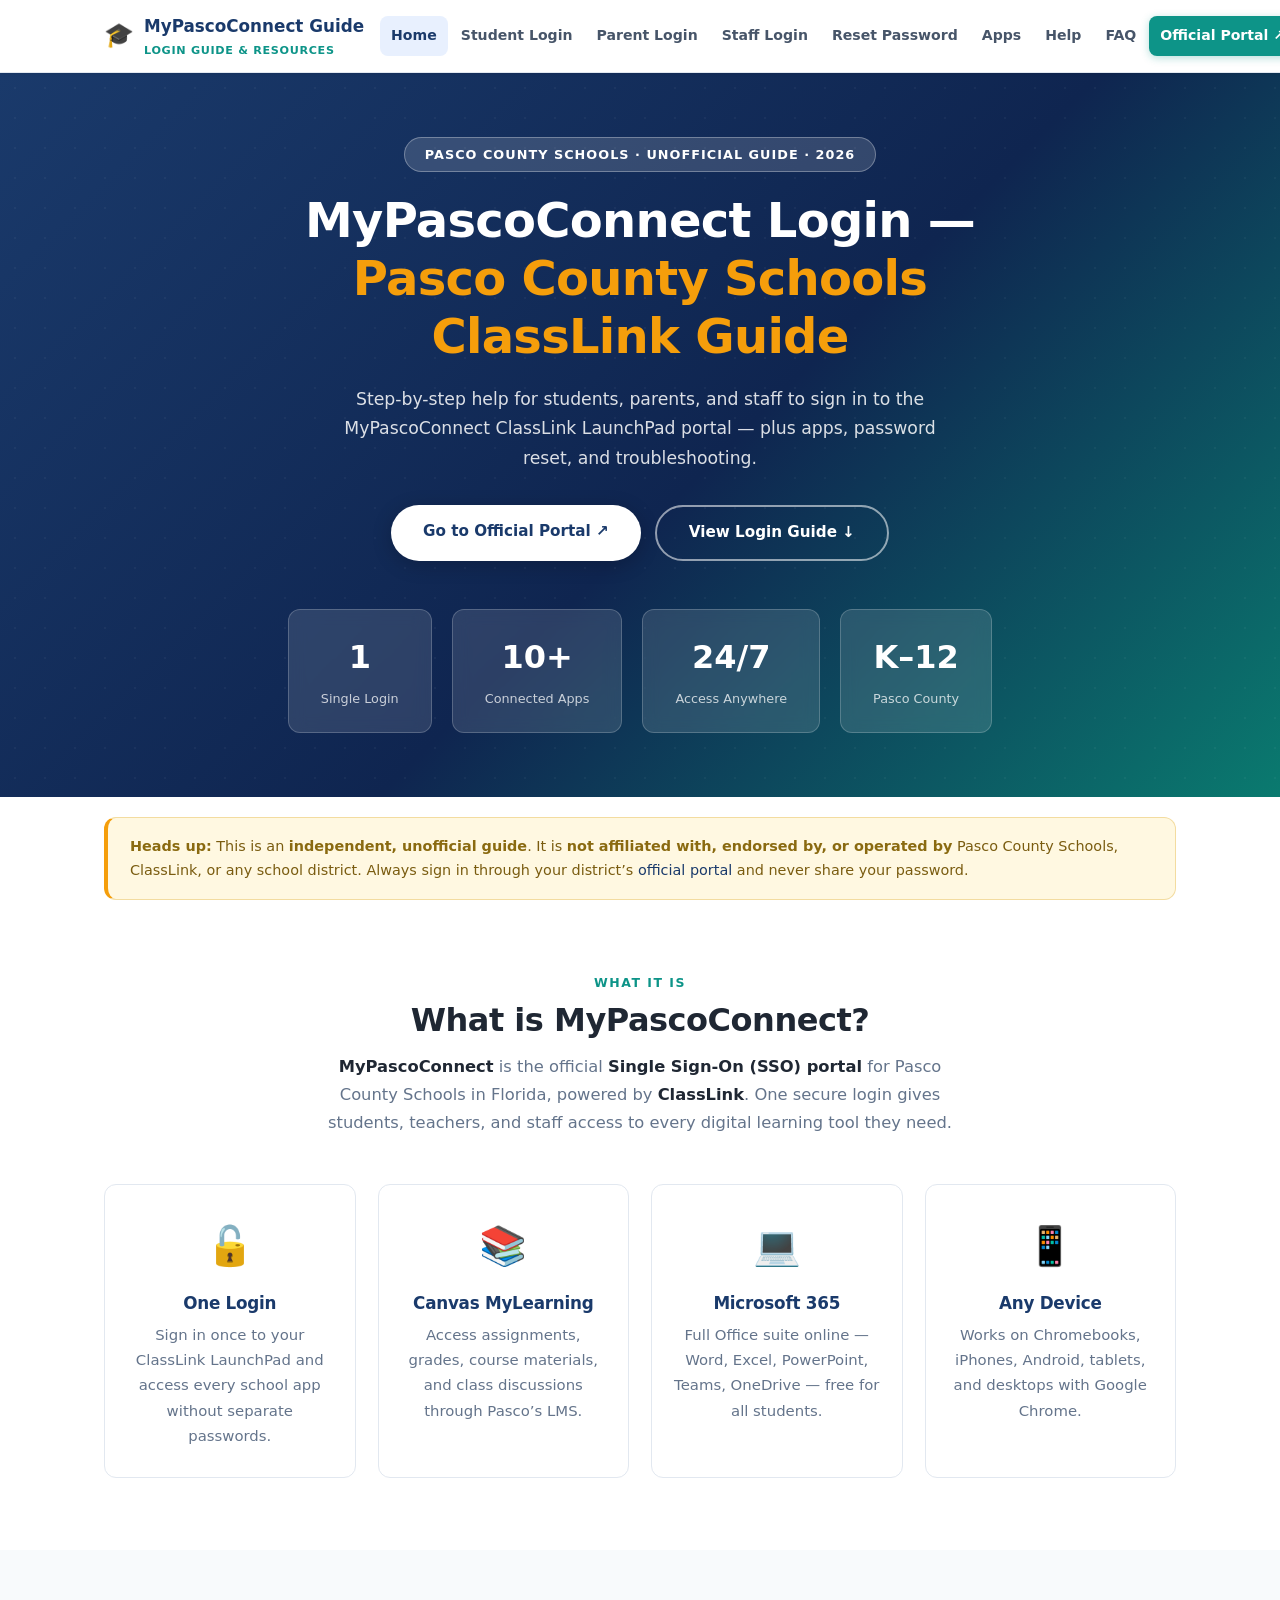
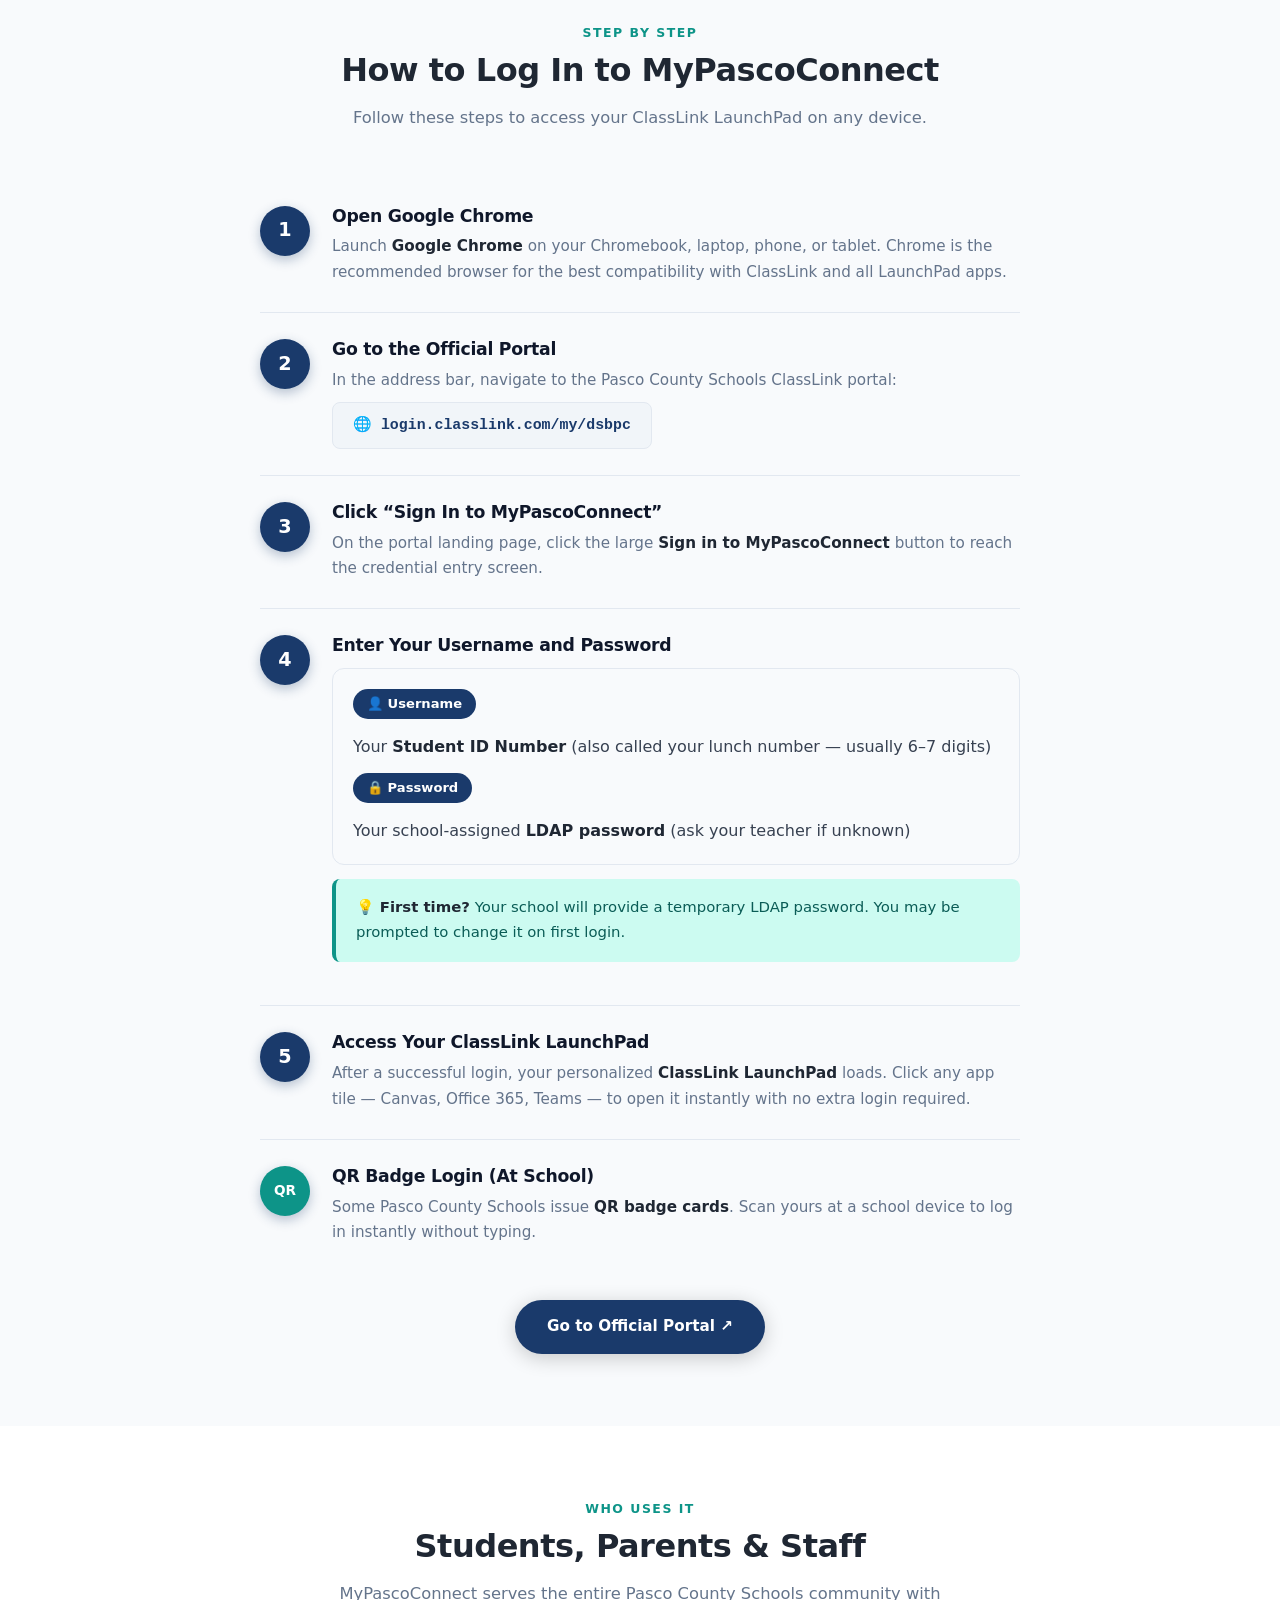
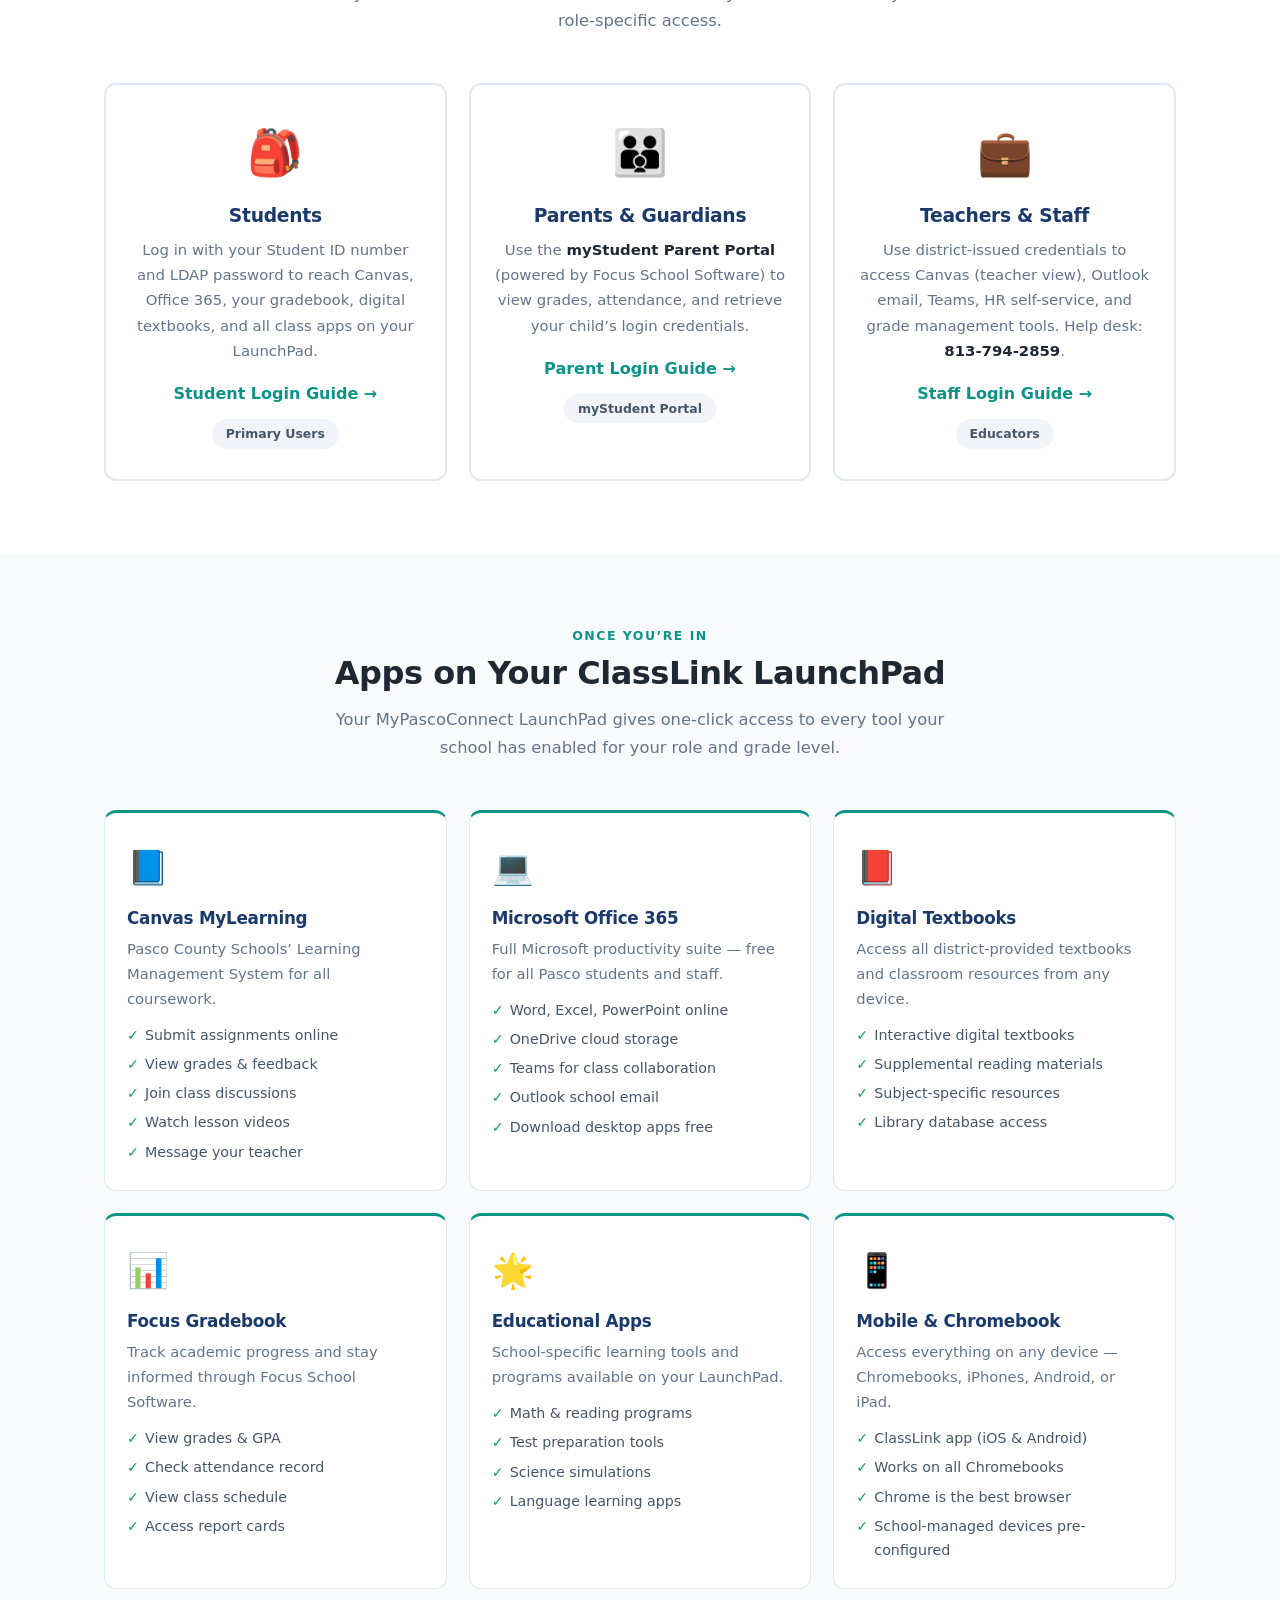
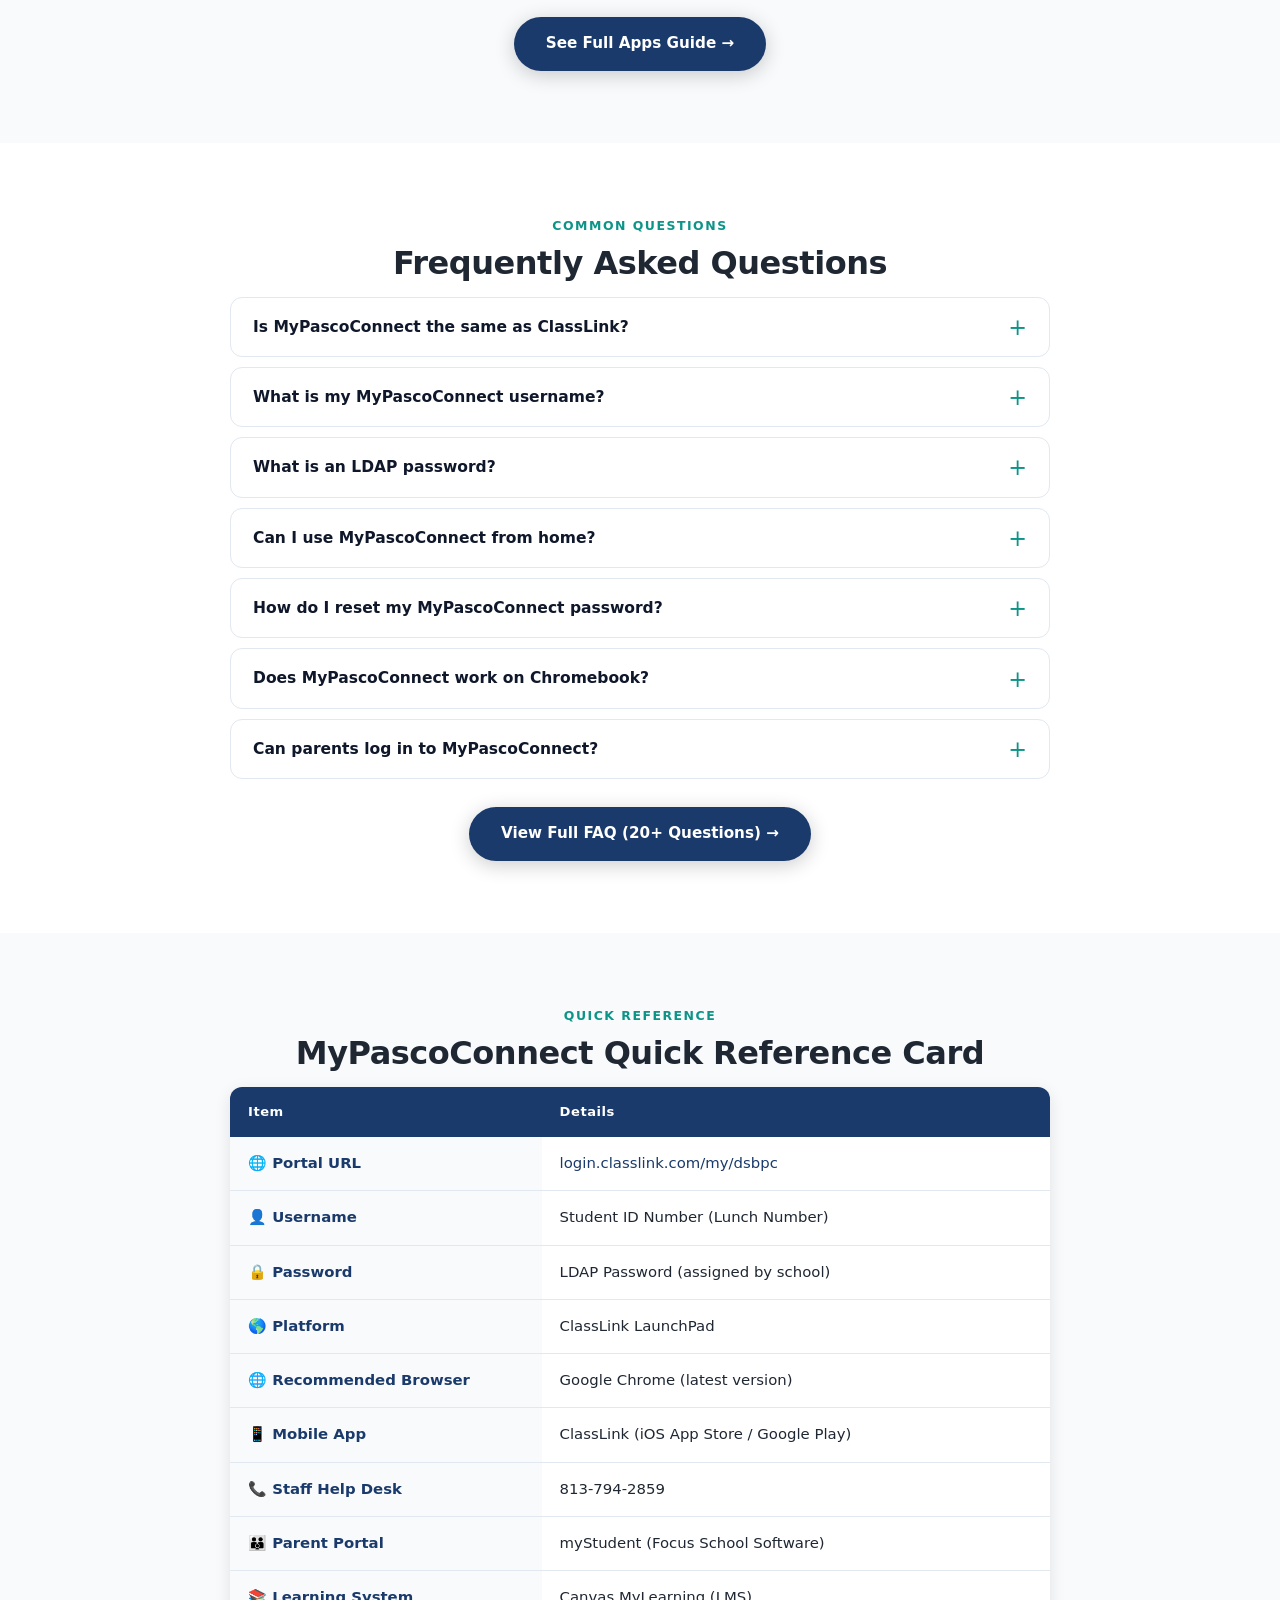
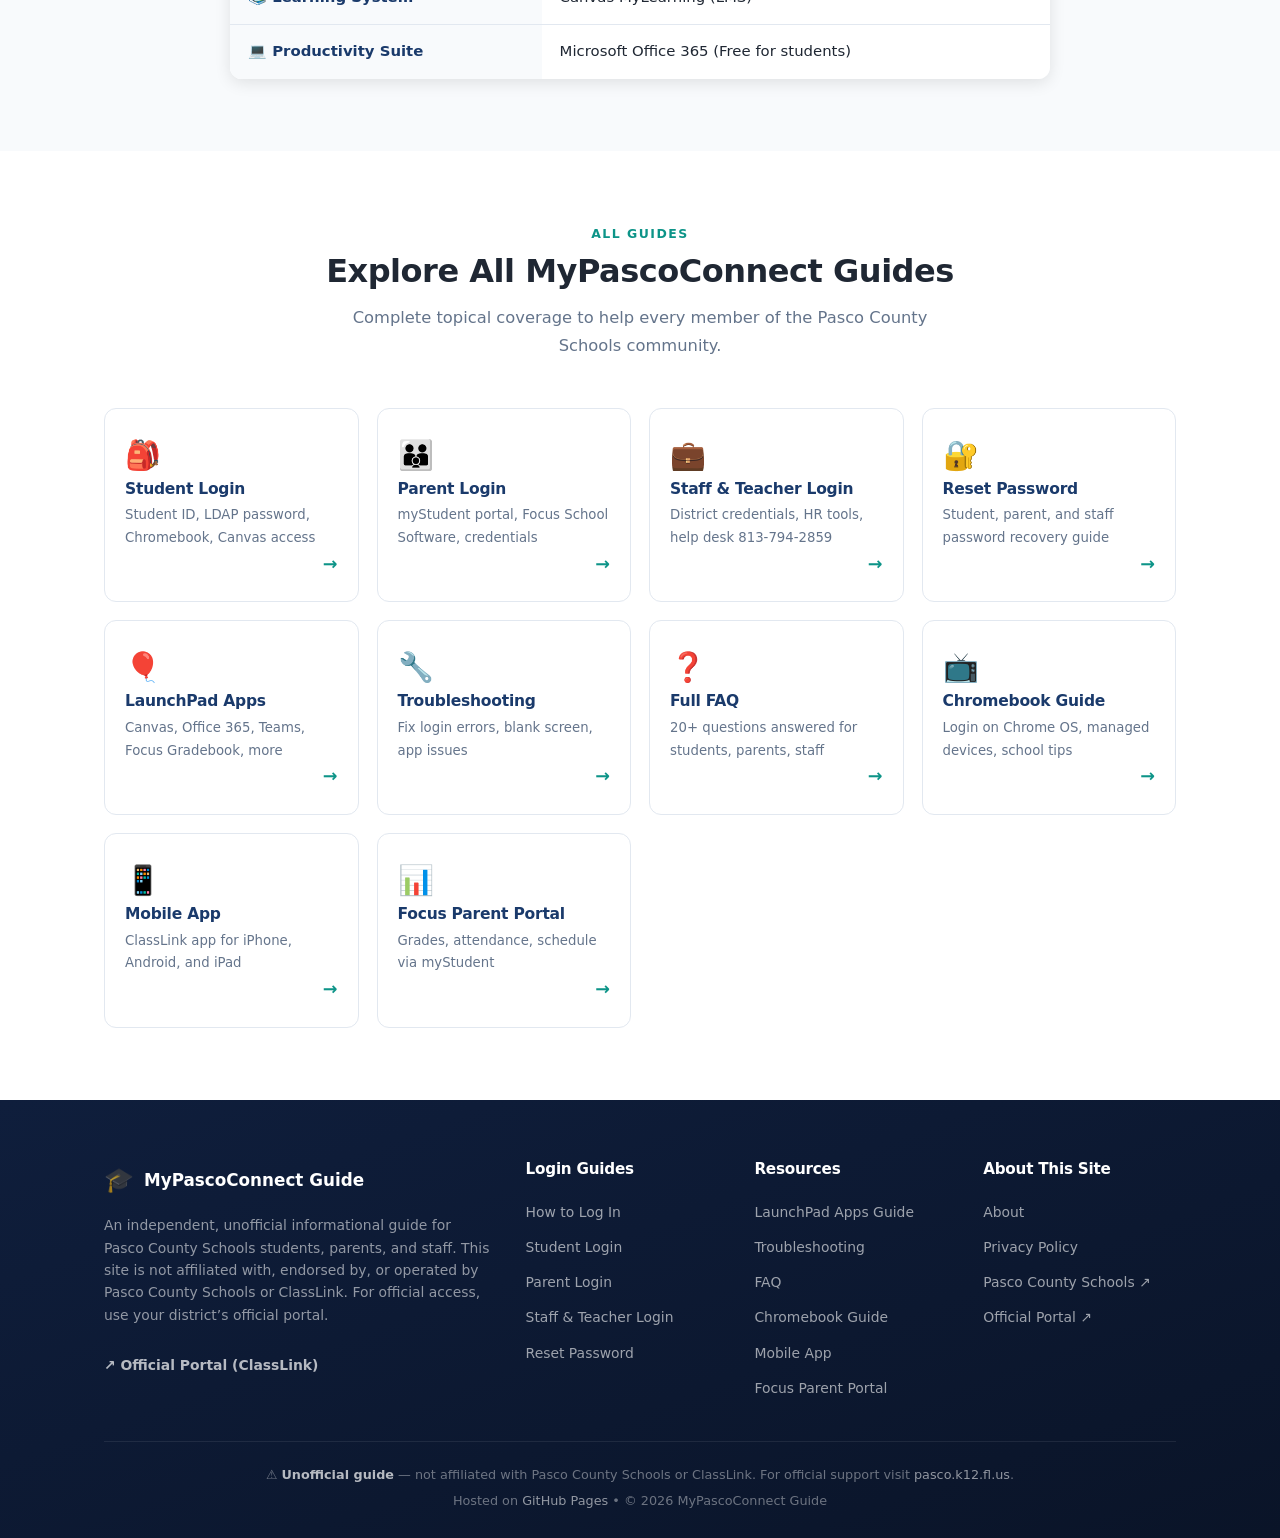
<file: index.html>
﻿<!DOCTYPE html>
<html lang="en">
<head>
<meta name="google-site-verification" content="11FLm9xiGGDtxdJyM9jgLm7n6e5dTbi9EqXla_tMtXE" />
<meta charset="UTF-8"/>
<meta name="viewport" content="width=device-width,initial-scale=1"/>
<meta name="description" content="Step-by-step guide to log in to MyPascoConnect — the Pasco County Schools ClassLink LaunchPad portal for students, parents, and staff. Password help, apps, Chromebook, troubleshooting. Unofficial guide."/>
<meta name="keywords" content="MyPascoConnect login, Pasco County Schools portal, ClassLink LaunchPad, student login, parent portal, LDAP password, Canvas MyLearning"/>
<meta name="robots" content="index,follow,max-image-preview:large"/>
<meta name="author" content="MyPascoConnect Guide"/>
<link rel="canonical" href="https://thisaliraza.github.io/mypascoconnect/"/>
<meta property="og:type" content="website"/>
<meta property="og:title" content="MyPascoConnect Login Guide 2026 | Pasco County Schools SSO Portal"/>
<meta property="og:description" content="Step-by-step guide to log in to MyPascoConnect — the Pasco County Schools ClassLink LaunchPad portal for students, parents, and staff."/>
<meta property="og:url" content="https://thisaliraza.github.io/mypascoconnect/"/>
<meta property="og:site_name" content="MyPascoConnect Guide"/>
<meta name="twitter:card" content="summary_large_image"/>
<meta name="twitter:title" content="MyPascoConnect Login Guide 2026 | Pasco County Schools"/>
<meta name="twitter:description" content="Step-by-step guide to log in to MyPascoConnect — ClassLink LaunchPad for Pasco County Schools students, parents and staff."/>
<title>MyPascoConnect Login Guide 2026 | Pasco County Schools SSO Portal</title>
<link rel="stylesheet" href="./assets/css/style.css"/>
<script type="application/ld+json">
{"@context":"https://schema.org","@graph":[
{"@type":"WebSite","@id":"https://thisaliraza.github.io/mypascoconnect/#website","url":"https://thisaliraza.github.io/mypascoconnect/","name":"MyPascoConnect Guide","description":"Independent guide to the MyPascoConnect ClassLink portal for Pasco County Schools.","inLanguage":"en-US"},
{"@type":"Organization","@id":"https://thisaliraza.github.io/mypascoconnect/#org","name":"MyPascoConnect Guide","url":"https://thisaliraza.github.io/mypascoconnect/"},
{"@type":"HowTo","name":"How to Log In to MyPascoConnect","description":"Step-by-step guide for Pasco County Schools students and staff to sign in to the MyPascoConnect ClassLink portal.","step":[
{"@type":"HowToStep","position":1,"name":"Open Google Chrome","text":"Launch Google Chrome (recommended) or any modern browser on your Chromebook, laptop, tablet, or phone."},
{"@type":"HowToStep","position":2,"name":"Go to the Official Portal","text":"Navigate to the Pasco County Schools ClassLink portal at login.classlink.com/my/dsbpc in your browser address bar."},
{"@type":"HowToStep","position":3,"name":"Click Sign In","text":"On the landing page, click the Sign in to MyPascoConnect button to reach the login screen."},
{"@type":"HowToStep","position":4,"name":"Enter Your Credentials","text":"Type your Student ID number (also called your lunch number) as the username, and your school-assigned LDAP password."},
{"@type":"HowToStep","position":5,"name":"Access Your LaunchPad","text":"After successful login your personalized ClassLink LaunchPad loads, showing app tiles for Canvas MyLearning, Office 365, Teams, and more."}]},
{"@type":"FAQPage","mainEntity":[
{"@type":"Question","name":"What is MyPascoConnect?","acceptedAnswer":{"@type":"Answer","text":"MyPascoConnect is the Single Sign-On (SSO) portal for Pasco County Schools in Florida, built on the ClassLink platform. One login gives students, teachers and staff access to Canvas MyLearning, Microsoft Office 365, Teams, digital textbooks, Focus Gradebook, and more."}},
{"@type":"Question","name":"What is my MyPascoConnect username?","acceptedAnswer":{"@type":"Answer","text":"Students use their Student ID number — also called their lunch number — as their username. Teachers and staff use their district-issued account credentials."}},
{"@type":"Question","name":"How do I reset my MyPascoConnect password?","acceptedAnswer":{"@type":"Answer","text":"Students should ask their teacher to reset their LDAP password. Parents can find student credentials through the myStudent parent portal. Staff should call the Pasco tech help desk at 813-794-2859."}},
{"@type":"Question","name":"Does MyPascoConnect work on Chromebook?","acceptedAnswer":{"@type":"Answer","text":"Yes. Chromebooks with Google Chrome are the most common student devices in Pasco County Schools. MyPascoConnect and all LaunchPad apps work fully in the Chrome browser."}},
{"@type":"Question","name":"What apps are on the MyPascoConnect LaunchPad?","acceptedAnswer":{"@type":"Answer","text":"Your LaunchPad may include Canvas MyLearning, Microsoft Office 365, Microsoft Teams, OneDrive, Focus Gradebook, myStudent, digital textbooks, and other district-approved educational apps depending on your school and role."}},
{"@type":"Question","name":"Can parents log in to MyPascoConnect?","acceptedAnswer":{"@type":"Answer","text":"Parents use a separate portal called myStudent, powered by Focus School Software. It is distinct from the student MyPascoConnect ClassLink portal and allows parents to view grades, attendance, schedule, and retrieve student login credentials."}},
{"@type":"Question","name":"Is MyPascoConnect the same as ClassLink?","acceptedAnswer":{"@type":"Answer","text":"Yes. MyPascoConnect is Pasco County Schools' branded name for their ClassLink LaunchPad deployment. ClassLink is the underlying SSO platform that powers the portal."}}]}
]}
</script>
</head>
<body>
<a class="skip-link" href="#main">Skip to main content</a>

<!-- NAVBAR -->
<header class="navbar" role="banner">
  <div class="nav-inner">
    <a class="logo" href="./index.html" aria-label="MyPascoConnect Guide Home">
      <span class="logo-icon" aria-hidden="true">&#127891;</span>
      <span class="logo-text">MyPascoConnect Guide<span>Login Guide &amp; Resources</span></span>
    </a>
    <nav aria-label="Main navigation">
      <ul class="nav-links">
        <li><a href="./index.html">Home</a></li>
        <li><a href="./student-login.html">Student Login</a></li>
        <li><a href="./parent-login.html">Parent Login</a></li>
        <li><a href="./staff-login.html">Staff Login</a></li>
        <li><a href="./reset-password.html">Reset Password</a></li>
        <li><a href="./apps.html">Apps</a></li>
        <li><a href="./troubleshooting.html">Help</a></li>
        <li><a href="./faq.html">FAQ</a></li>
        <li><a href="https://login.classlink.com/my/dsbpc" class="btn-portal" target="_blank" rel="nofollow noopener">Official Portal &#8599;</a></li>
      </ul>
    </nav>
    <button class="hamburger" aria-label="Toggle navigation" aria-expanded="false">&#9776;</button>
  </div>
</header>

<!-- HERO -->
<section class="hero" aria-labelledby="hero-heading">
  <div class="hero-content">
    <p class="badge">Pasco County Schools &#183; Unofficial Guide &#183; 2026</p>
    <h1 id="hero-heading">MyPascoConnect Login &#8212;<br/><span class="highlight">Pasco County Schools ClassLink Guide</span></h1>
    <p class="hero-sub">Step-by-step help for students, parents, and staff to sign in to the MyPascoConnect ClassLink LaunchPad portal &#8212; plus apps, password reset, and troubleshooting.</p>
    <div class="hero-actions">
      <a href="https://login.classlink.com/my/dsbpc" class="btn-primary" target="_blank" rel="nofollow noopener">Go to Official Portal &#8599;</a>
      <a href="#guide" class="btn-secondary">View Login Guide &#8595;</a>
    </div>
  </div>
  <div class="hero-stats">
    <div class="stat-card"><span class="stat-num">1</span><span class="stat-label">Single Login</span></div>
    <div class="stat-card"><span class="stat-num">10+</span><span class="stat-label">Connected Apps</span></div>
    <div class="stat-card"><span class="stat-num">24/7</span><span class="stat-label">Access Anywhere</span></div>
    <div class="stat-card"><span class="stat-num">K&#8211;12</span><span class="stat-label">Pasco County</span></div>
  </div>
</section>

<!-- DISCLAIMER -->
<div class="section" style="padding:20px 0 0">
  <div class="container">
    <p class="disclaimer"><strong>Heads up:</strong> This is an <strong>independent, unofficial guide</strong>. It is <strong>not affiliated with, endorsed by, or operated by</strong> Pasco County Schools, ClassLink, or any school district. Always sign in through your district&#8217;s <a href="https://login.classlink.com/my/dsbpc" rel="nofollow noopener" target="_blank">official portal</a> and never share your password.</p>
  </div>
</div>

<main id="main">

<!-- WHAT IS MYPASCOCONNECT -->
<section class="section" id="about" aria-labelledby="about-heading">
  <div class="container">
    <p class="eyebrow">What It Is</p>
    <h2 class="section-title" id="about-heading">What is MyPascoConnect?</h2>
    <p class="section-desc"><strong>MyPascoConnect</strong> is the official <strong>Single Sign-On (SSO) portal</strong> for Pasco County Schools in Florida, powered by <strong>ClassLink</strong>. One secure login gives students, teachers, and staff access to every digital learning tool they need.</p>
    <div class="cards-grid">
      <div class="card"><div class="card-icon">&#128275;</div><h3>One Login</h3><p>Sign in once to your ClassLink LaunchPad and access every school app without separate passwords.</p></div>
      <div class="card"><div class="card-icon">&#128218;</div><h3>Canvas MyLearning</h3><p>Access assignments, grades, course materials, and class discussions through Pasco&#8217;s LMS.</p></div>
      <div class="card"><div class="card-icon">&#128187;</div><h3>Microsoft 365</h3><p>Full Office suite online — Word, Excel, PowerPoint, Teams, OneDrive — free for all students.</p></div>
      <div class="card"><div class="card-icon">&#128241;</div><h3>Any Device</h3><p>Works on Chromebooks, iPhones, Android, tablets, and desktops with Google Chrome.</p></div>
    </div>
  </div>
</section>

<!-- HOW TO LOG IN -->
<section class="section section-alt" id="guide" aria-labelledby="guide-heading">
  <div class="container">
    <p class="eyebrow">Step by Step</p>
    <h2 class="section-title" id="guide-heading">How to Log In to MyPascoConnect</h2>
    <p class="section-desc">Follow these steps to access your ClassLink LaunchPad on any device.</p>
    <div class="steps" style="max-width:760px;margin:0 auto">
      <div class="step">
        <div class="step-num">1</div>
        <div class="step-body">
          <h3>Open Google Chrome</h3>
          <p>Launch <strong>Google Chrome</strong> on your Chromebook, laptop, phone, or tablet. Chrome is the recommended browser for the best compatibility with ClassLink and all LaunchPad apps.</p>
        </div>
      </div>
      <div class="step">
        <div class="step-num">2</div>
        <div class="step-body">
          <h3>Go to the Official Portal</h3>
          <p>In the address bar, navigate to the Pasco County Schools ClassLink portal:</p>
          <a href="https://login.classlink.com/my/dsbpc" class="link-box" target="_blank" rel="nofollow noopener">&#127760; login.classlink.com/my/dsbpc</a>
        </div>
      </div>
      <div class="step">
        <div class="step-num">3</div>
        <div class="step-body">
          <h3>Click &#8220;Sign In to MyPascoConnect&#8221;</h3>
          <p>On the portal landing page, click the large <strong>Sign in to MyPascoConnect</strong> button to reach the credential entry screen.</p>
        </div>
      </div>
      <div class="step">
        <div class="step-num">4</div>
        <div class="step-body">
          <h3>Enter Your Username and Password</h3>
          <div class="credentials-box">
            <div class="cred-item"><span class="cred-label">&#128100; Username</span><span class="cred-value">Your <strong>Student ID Number</strong> (also called your lunch number — usually 6&#8211;7 digits)</span></div>
            <div class="cred-item"><span class="cred-label">&#128274; Password</span><span class="cred-value">Your school-assigned <strong>LDAP password</strong> (ask your teacher if unknown)</span></div>
          </div>
          <div class="box box-tip" style="margin-top:14px">&#128161; <strong>First time?</strong> Your school will provide a temporary LDAP password. You may be prompted to change it on first login.</div>
        </div>
      </div>
      <div class="step">
        <div class="step-num">5</div>
        <div class="step-body">
          <h3>Access Your ClassLink LaunchPad</h3>
          <p>After a successful login, your personalized <strong>ClassLink LaunchPad</strong> loads. Click any app tile &#8212; Canvas, Office 365, Teams &#8212; to open it instantly with no extra login required.</p>
        </div>
      </div>
      <div class="step">
        <div class="step-num alt">QR</div>
        <div class="step-body">
          <h3>QR Badge Login (At School)</h3>
          <p>Some Pasco County Schools issue <strong>QR badge cards</strong>. Scan yours at a school device to log in instantly without typing.</p>
        </div>
      </div>
    </div>
    <div style="text-align:center;margin-top:28px">
      <a href="https://login.classlink.com/my/dsbpc" class="btn-primary" style="display:inline-block;background:var(--navy);color:#fff" target="_blank" rel="nofollow noopener">Go to Official Portal &#8599;</a>
    </div>
  </div>
</section>

<!-- WHO USES IT -->
<section class="section" id="roles" aria-labelledby="roles-heading">
  <div class="container">
    <p class="eyebrow">Who Uses It</p>
    <h2 class="section-title" id="roles-heading">Students, Parents &amp; Staff</h2>
    <p class="section-desc">MyPascoConnect serves the entire Pasco County Schools community with role-specific access.</p>
    <div class="roles-grid">
      <div class="role-card student">
        <div class="role-icon">&#127890;</div>
        <h3>Students</h3>
        <p>Log in with your Student ID number and LDAP password to reach Canvas, Office 365, your gradebook, digital textbooks, and all class apps on your LaunchPad.</p>
        <a href="./student-login.html" style="display:inline-block;margin-bottom:12px;color:var(--teal);font-weight:700">Student Login Guide &#8594;</a><br/>
        <span class="role-badge">Primary Users</span>
      </div>
      <div class="role-card parent">
        <div class="role-icon">&#128106;</div>
        <h3>Parents &amp; Guardians</h3>
        <p>Use the <strong>myStudent Parent Portal</strong> (powered by Focus School Software) to view grades, attendance, and retrieve your child&#8217;s login credentials.</p>
        <a href="./parent-login.html" style="display:inline-block;margin-bottom:12px;color:var(--teal);font-weight:700">Parent Login Guide &#8594;</a><br/>
        <span class="role-badge">myStudent Portal</span>
      </div>
      <div class="role-card teacher">
        <div class="role-icon">&#128188;</div>
        <h3>Teachers &amp; Staff</h3>
        <p>Use district-issued credentials to access Canvas (teacher view), Outlook email, Teams, HR self-service, and grade management tools. Help desk: <strong>813-794-2859</strong>.</p>
        <a href="./staff-login.html" style="display:inline-block;margin-bottom:12px;color:var(--teal);font-weight:700">Staff Login Guide &#8594;</a><br/>
        <span class="role-badge">Educators</span>
      </div>
    </div>
  </div>
</section>

<!-- APPS -->
<section class="section section-alt" id="apps" aria-labelledby="apps-heading">
  <div class="container">
    <p class="eyebrow">Once You&#8217;re In</p>
    <h2 class="section-title" id="apps-heading">Apps on Your ClassLink LaunchPad</h2>
    <p class="section-desc">Your MyPascoConnect LaunchPad gives one-click access to every tool your school has enabled for your role and grade level.</p>
    <div class="features-grid">
      <div class="feature-card">
        <div class="feature-icon">&#128216;</div>
        <h3>Canvas MyLearning</h3>
        <p>Pasco County Schools&#8217; Learning Management System for all coursework.</p>
        <ul><li>Submit assignments online</li><li>View grades &amp; feedback</li><li>Join class discussions</li><li>Watch lesson videos</li><li>Message your teacher</li></ul>
      </div>
      <div class="feature-card">
        <div class="feature-icon">&#128187;</div>
        <h3>Microsoft Office 365</h3>
        <p>Full Microsoft productivity suite &#8212; free for all Pasco students and staff.</p>
        <ul><li>Word, Excel, PowerPoint online</li><li>OneDrive cloud storage</li><li>Teams for class collaboration</li><li>Outlook school email</li><li>Download desktop apps free</li></ul>
      </div>
      <div class="feature-card">
        <div class="feature-icon">&#128213;</div>
        <h3>Digital Textbooks</h3>
        <p>Access all district-provided textbooks and classroom resources from any device.</p>
        <ul><li>Interactive digital textbooks</li><li>Supplemental reading materials</li><li>Subject-specific resources</li><li>Library database access</li></ul>
      </div>
      <div class="feature-card">
        <div class="feature-icon">&#128202;</div>
        <h3>Focus Gradebook</h3>
        <p>Track academic progress and stay informed through Focus School Software.</p>
        <ul><li>View grades &amp; GPA</li><li>Check attendance record</li><li>View class schedule</li><li>Access report cards</li></ul>
      </div>
      <div class="feature-card">
        <div class="feature-icon">&#127775;</div>
        <h3>Educational Apps</h3>
        <p>School-specific learning tools and programs available on your LaunchPad.</p>
        <ul><li>Math &amp; reading programs</li><li>Test preparation tools</li><li>Science simulations</li><li>Language learning apps</li></ul>
      </div>
      <div class="feature-card">
        <div class="feature-icon">&#128241;</div>
        <h3>Mobile &amp; Chromebook</h3>
        <p>Access everything on any device &#8212; Chromebooks, iPhones, Android, or iPad.</p>
        <ul><li>ClassLink app (iOS &amp; Android)</li><li>Works on all Chromebooks</li><li>Chrome is the best browser</li><li>School-managed devices pre-configured</li></ul>
      </div>
    </div>
    <div style="text-align:center;margin-top:28px">
      <a href="./apps.html" class="btn-primary" style="display:inline-block;background:var(--navy);color:#fff">See Full Apps Guide &#8594;</a>
    </div>
  </div>
</section>

<!-- FAQ -->
<section class="section" id="faq" aria-labelledby="faq-heading">
  <div class="container">
    <p class="eyebrow">Common Questions</p>
    <h2 class="section-title" id="faq-heading">Frequently Asked Questions</h2>
    <div class="accordion-list" style="max-width:820px;margin:0 auto" itemscope itemtype="https://schema.org/FAQPage">
      <details class="acc-item" itemscope itemprop="mainEntity" itemtype="https://schema.org/Question">
        <summary itemprop="name">Is MyPascoConnect the same as ClassLink?</summary>
        <div class="acc-body" itemscope itemprop="acceptedAnswer" itemtype="https://schema.org/Answer">
          <p itemprop="text">Yes. MyPascoConnect is Pasco County Schools&#8217; branded name for their ClassLink LaunchPad. ClassLink is the underlying Single Sign-On platform. When you log in at the Pasco portal, you are signing in to ClassLink.</p>
        </div>
      </details>
      <details class="acc-item" itemscope itemprop="mainEntity" itemtype="https://schema.org/Question">
        <summary itemprop="name">What is my MyPascoConnect username?</summary>
        <div class="acc-body" itemscope itemprop="acceptedAnswer" itemtype="https://schema.org/Answer">
          <p itemprop="text">Students use their <strong>Student ID number</strong> — also called their lunch number (usually 6&#8211;7 digits). You can find it on your student ID card, report card, or by asking your teacher. Staff use their district email or assigned username.</p>
        </div>
      </details>
      <details class="acc-item" itemscope itemprop="mainEntity" itemtype="https://schema.org/Question">
        <summary itemprop="name">What is an LDAP password?</summary>
        <div class="acc-body" itemscope itemprop="acceptedAnswer" itemtype="https://schema.org/Answer">
          <p itemprop="text">LDAP (Lightweight Directory Access Protocol) is the system Pasco County Schools uses to manage all user accounts on the district network. Your LDAP password is assigned or set by your school. It is not a password you create yourself &#8212; ask your teacher if you do not know yours.</p>
        </div>
      </details>
      <details class="acc-item" itemscope itemprop="mainEntity" itemtype="https://schema.org/Question">
        <summary itemprop="name">Can I use MyPascoConnect from home?</summary>
        <div class="acc-body" itemscope itemprop="acceptedAnswer" itemtype="https://schema.org/Answer">
          <p itemprop="text">Yes. The MyPascoConnect ClassLink portal is available 24 hours a day, 7 days a week from any device with an internet connection. Students can access Canvas, Office 365, and their digital textbooks from home, a library, or anywhere with Wi-Fi.</p>
        </div>
      </details>
      <details class="acc-item" itemscope itemprop="mainEntity" itemtype="https://schema.org/Question">
        <summary itemprop="name">How do I reset my MyPascoConnect password?</summary>
        <div class="acc-body" itemscope itemprop="acceptedAnswer" itemtype="https://schema.org/Answer">
          <p itemprop="text">Students: ask your classroom teacher to reset your LDAP password. Parents: use the myStudent parent portal or contact your child&#8217;s school. Staff: call the Pasco tech help desk at <strong>813-794-2859</strong>. See our <a href="./reset-password.html">full password reset guide</a> for detailed steps.</p>
        </div>
      </details>
      <details class="acc-item" itemscope itemprop="mainEntity" itemtype="https://schema.org/Question">
        <summary itemprop="name">Does MyPascoConnect work on Chromebook?</summary>
        <div class="acc-body" itemscope itemprop="acceptedAnswer" itemtype="https://schema.org/Answer">
          <p itemprop="text">Yes. Chromebooks are the most common student devices in Pasco County Schools. MyPascoConnect and all ClassLink LaunchPad apps work fully in Google Chrome on Chrome OS. See our <a href="./chromebook.html">Chromebook login guide</a>.</p>
        </div>
      </details>
      <details class="acc-item" itemscope itemprop="mainEntity" itemtype="https://schema.org/Question">
        <summary itemprop="name">Can parents log in to MyPascoConnect?</summary>
        <div class="acc-body" itemscope itemprop="acceptedAnswer" itemtype="https://schema.org/Answer">
          <p itemprop="text">Parents use a separate portal called <strong>myStudent</strong>, powered by Focus School Software. It is different from the student MyPascoConnect ClassLink portal. Through myStudent, parents can view grades, attendance, and retrieve student credentials. See our <a href="./parent-login.html">parent login guide</a>.</p>
        </div>
      </details>
    </div>
    <div style="text-align:center;margin-top:28px">
      <a href="./faq.html" class="btn-primary" style="display:inline-block;background:var(--navy);color:#fff">View Full FAQ (20+ Questions) &#8594;</a>
    </div>
  </div>
</section>

<!-- QUICK REFERENCE -->
<section class="section section-alt" id="reference" aria-labelledby="ref-heading">
  <div class="container">
    <p class="eyebrow">Quick Reference</p>
    <h2 class="section-title" id="ref-heading">MyPascoConnect Quick Reference Card</h2>
    <div class="ref-table-wrap" style="max-width:820px;margin:0 auto">
      <table class="ref-table">
        <thead><tr><th>Item</th><th>Details</th></tr></thead>
        <tbody>
          <tr><td>&#127760; Portal URL</td><td><a href="https://login.classlink.com/my/dsbpc" rel="nofollow noopener" target="_blank">login.classlink.com/my/dsbpc</a></td></tr>
          <tr><td>&#128100; Username</td><td>Student ID Number (Lunch Number)</td></tr>
          <tr><td>&#128274; Password</td><td>LDAP Password (assigned by school)</td></tr>
          <tr><td>&#127758; Platform</td><td>ClassLink LaunchPad</td></tr>
          <tr><td>&#127760; Recommended Browser</td><td>Google Chrome (latest version)</td></tr>
          <tr><td>&#128241; Mobile App</td><td>ClassLink (iOS App Store / Google Play)</td></tr>
          <tr><td>&#128222; Staff Help Desk</td><td>813-794-2859</td></tr>
          <tr><td>&#128106; Parent Portal</td><td>myStudent (Focus School Software)</td></tr>
          <tr><td>&#128218; Learning System</td><td>Canvas MyLearning (LMS)</td></tr>
          <tr><td>&#128187; Productivity Suite</td><td>Microsoft Office 365 (Free for students)</td></tr>
        </tbody>
      </table>
    </div>
  </div>
</section>

<!-- EXPLORE ALL GUIDES -->
<section class="section" id="explore" aria-labelledby="explore-heading">
  <div class="container">
    <p class="eyebrow">All Guides</p>
    <h2 class="section-title" id="explore-heading">Explore All MyPascoConnect Guides</h2>
    <p class="section-desc">Complete topical coverage to help every member of the Pasco County Schools community.</p>
    <div class="explore-grid">
      <a href="./student-login.html" class="explore-card"><span class="ec-icon">&#127890;</span><h3>Student Login</h3><p>Student ID, LDAP password, Chromebook, Canvas access</p><span class="ec-arrow">&#8594;</span></a>
      <a href="./parent-login.html" class="explore-card"><span class="ec-icon">&#128106;</span><h3>Parent Login</h3><p>myStudent portal, Focus School Software, credentials</p><span class="ec-arrow">&#8594;</span></a>
      <a href="./staff-login.html" class="explore-card"><span class="ec-icon">&#128188;</span><h3>Staff &amp; Teacher Login</h3><p>District credentials, HR tools, help desk 813-794-2859</p><span class="ec-arrow">&#8594;</span></a>
      <a href="./reset-password.html" class="explore-card"><span class="ec-icon">&#128272;</span><h3>Reset Password</h3><p>Student, parent, and staff password recovery guide</p><span class="ec-arrow">&#8594;</span></a>
      <a href="./apps.html" class="explore-card"><span class="ec-icon">&#127880;</span><h3>LaunchPad Apps</h3><p>Canvas, Office 365, Teams, Focus Gradebook, more</p><span class="ec-arrow">&#8594;</span></a>
      <a href="./troubleshooting.html" class="explore-card"><span class="ec-icon">&#128295;</span><h3>Troubleshooting</h3><p>Fix login errors, blank screen, app issues</p><span class="ec-arrow">&#8594;</span></a>
      <a href="./faq.html" class="explore-card"><span class="ec-icon">&#10067;</span><h3>Full FAQ</h3><p>20+ questions answered for students, parents, staff</p><span class="ec-arrow">&#8594;</span></a>
      <a href="./chromebook.html" class="explore-card"><span class="ec-icon">&#128250;</span><h3>Chromebook Guide</h3><p>Login on Chrome OS, managed devices, school tips</p><span class="ec-arrow">&#8594;</span></a>
      <a href="./mobile-app.html" class="explore-card"><span class="ec-icon">&#128241;</span><h3>Mobile App</h3><p>ClassLink app for iPhone, Android, and iPad</p><span class="ec-arrow">&#8594;</span></a>
      <a href="./focus-parent-portal.html" class="explore-card"><span class="ec-icon">&#128202;</span><h3>Focus Parent Portal</h3><p>Grades, attendance, schedule via myStudent</p><span class="ec-arrow">&#8594;</span></a>
    </div>
  </div>
</section>

</main>

<!-- FOOTER -->
<footer class="footer" role="contentinfo">
  <div class="container">
    <div class="footer-grid">
      <div class="footer-col">
        <div class="footer-logo"><span class="logo-icon">&#127891;</span><b>MyPascoConnect Guide</b></div>
        <p>An independent, unofficial informational guide for Pasco County Schools students, parents, and staff. This site is not affiliated with, endorsed by, or operated by Pasco County Schools or ClassLink. For official access, use your district&#8217;s official portal.</p>
        <a href="https://login.classlink.com/my/dsbpc" rel="nofollow noopener" target="_blank" style="color:rgba(255,255,255,.7);font-size:.87rem;font-weight:600">&#8599; Official Portal (ClassLink)</a>
      </div>
      <div class="footer-col">
        <h4>Login Guides</h4>
        <ul>
          <li><a href="./index.html">How to Log In</a></li>
          <li><a href="./student-login.html">Student Login</a></li>
          <li><a href="./parent-login.html">Parent Login</a></li>
          <li><a href="./staff-login.html">Staff &amp; Teacher Login</a></li>
          <li><a href="./reset-password.html">Reset Password</a></li>
        </ul>
      </div>
      <div class="footer-col">
        <h4>Resources</h4>
        <ul>
          <li><a href="./apps.html">LaunchPad Apps Guide</a></li>
          <li><a href="./troubleshooting.html">Troubleshooting</a></li>
          <li><a href="./faq.html">FAQ</a></li>
          <li><a href="./chromebook.html">Chromebook Guide</a></li>
          <li><a href="./mobile-app.html">Mobile App</a></li>
          <li><a href="./focus-parent-portal.html">Focus Parent Portal</a></li>
        </ul>
      </div>
      <div class="footer-col">
        <h4>About This Site</h4>
        <ul>
          <li><a href="./about.html">About</a></li>
          <li><a href="./privacy-policy.html">Privacy Policy</a></li>
          <li><a href="https://www.pasco.k12.fl.us/" rel="noopener" target="_blank">Pasco County Schools &#8599;</a></li>
          <li><a href="https://login.classlink.com/my/dsbpc" rel="nofollow noopener" target="_blank">Official Portal &#8599;</a></li>
        </ul>
      </div>
    </div>
    <div class="footer-bottom">
      <p>&#9888; <strong>Unofficial guide</strong> &mdash; not affiliated with Pasco County Schools or ClassLink. For official support visit <a href="https://www.pasco.k12.fl.us/" rel="noopener" target="_blank">pasco.k12.fl.us</a>.</p>
      <p>Hosted on <a href="https://pages.github.com/" rel="noopener" target="_blank">GitHub Pages</a> &bull; &copy; 2026 MyPascoConnect Guide</p>
    </div>
  </div>
</footer>

<button class="back-to-top" aria-label="Back to top">&#8679;</button>
<script src="./assets/js/main.js"></script>
</body>
</html>
</file>
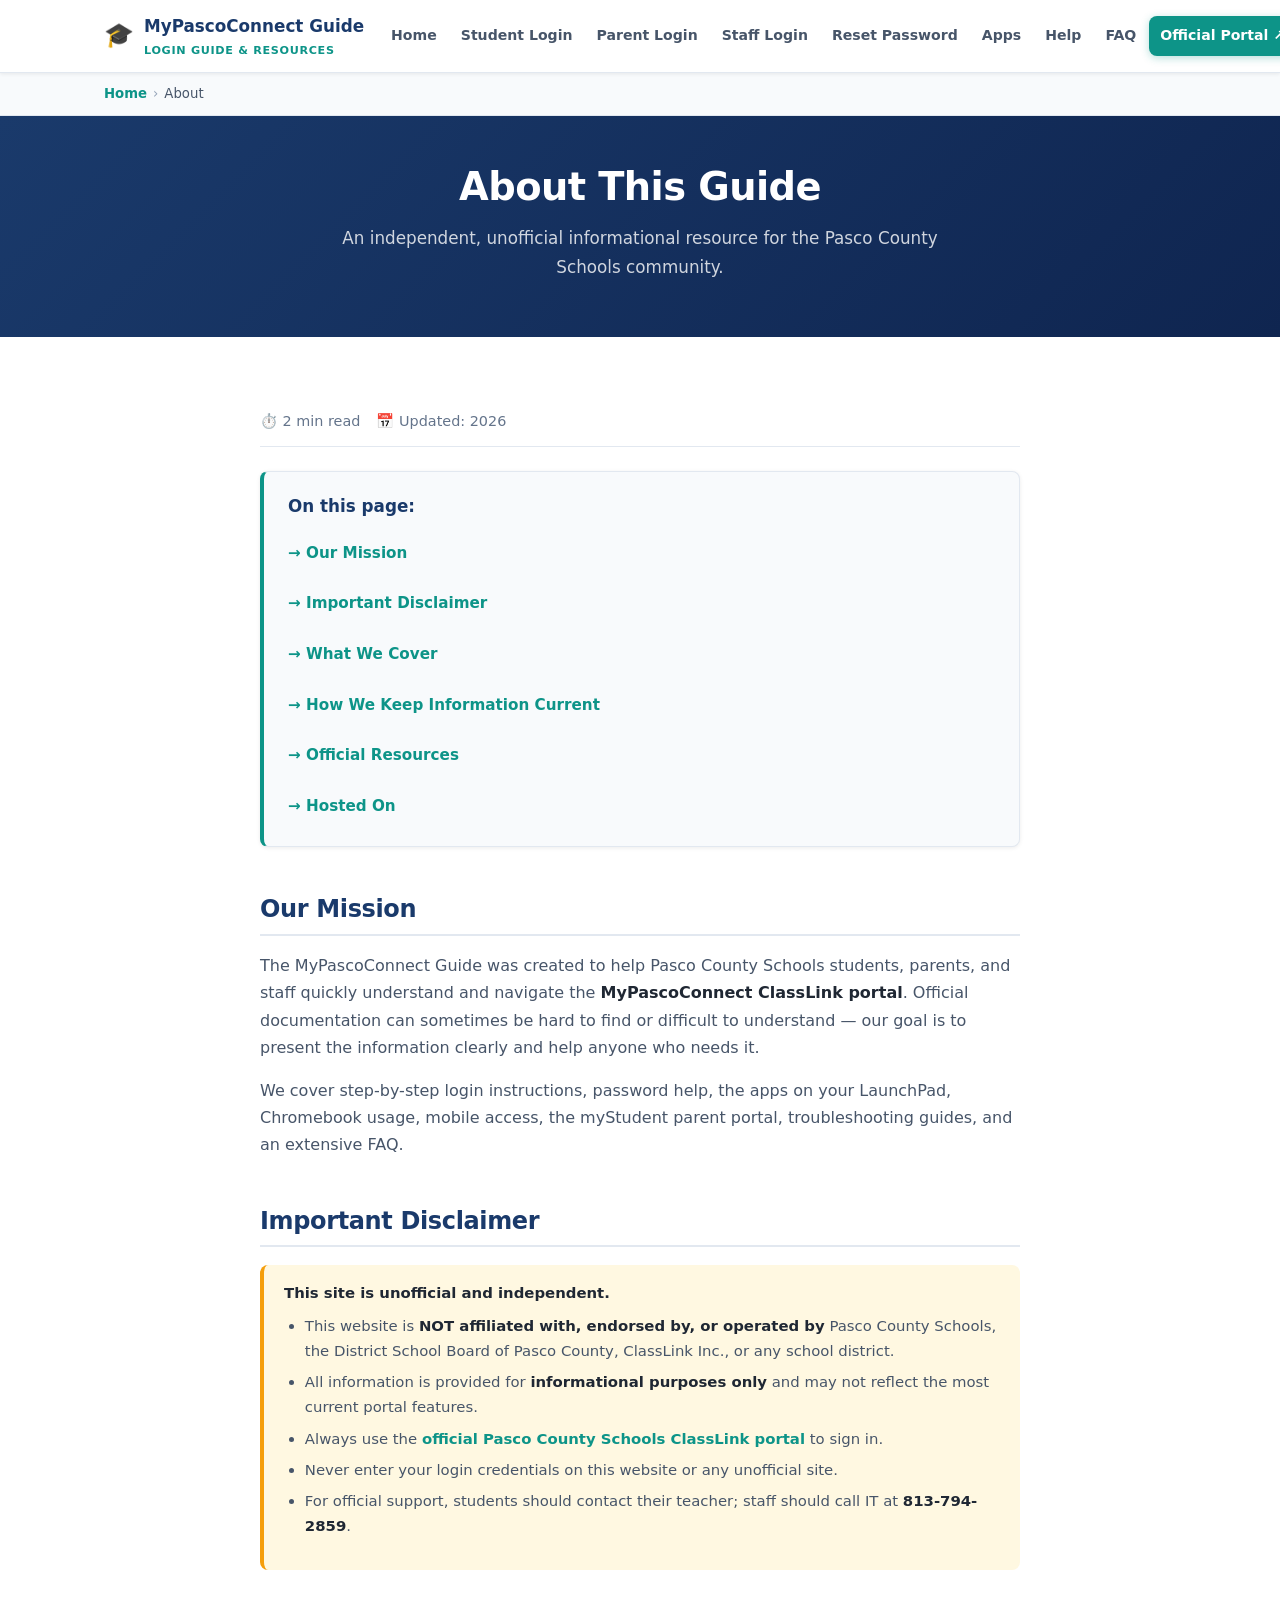
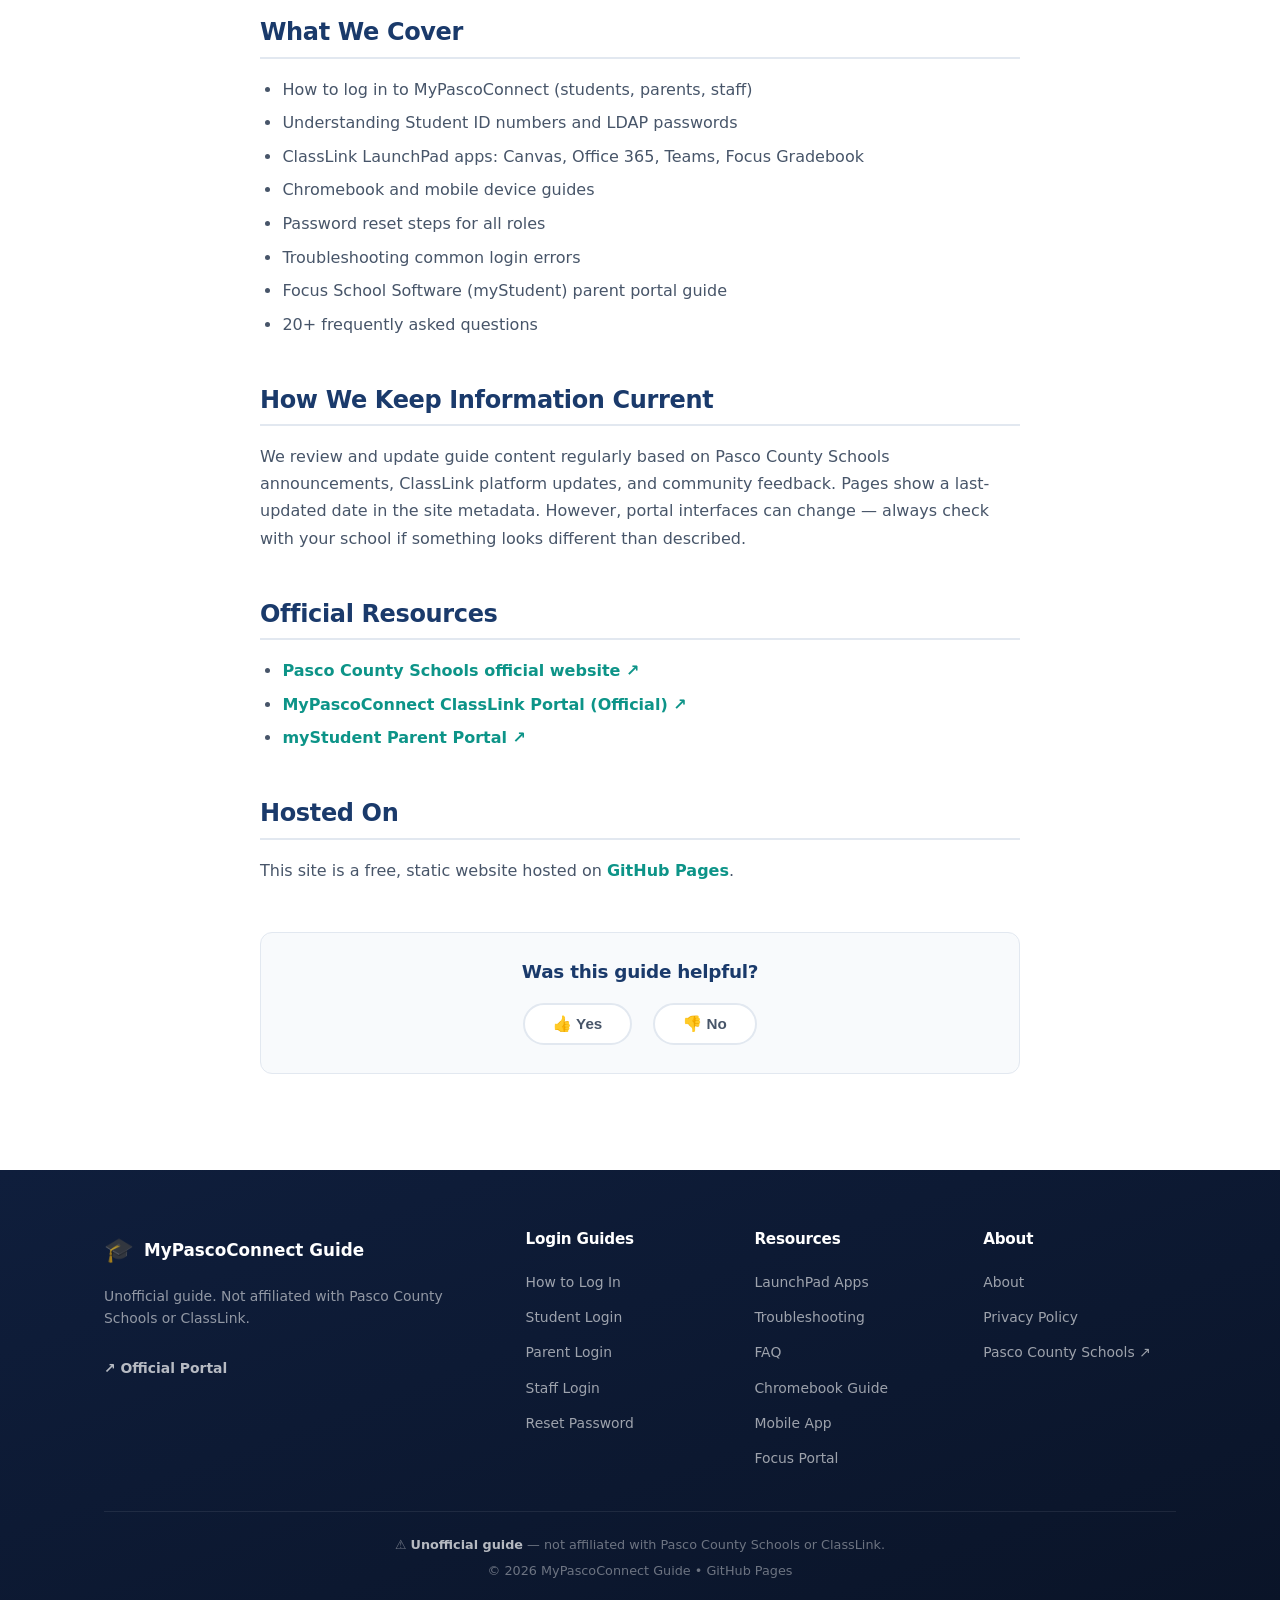
<file: about.html>
﻿<!DOCTYPE html>
<html lang="en">
<head>
<meta name="google-site-verification" content="11FLm9xiGGDtxdJyM9jgLm7n6e5dTbi9EqXla_tMtXE" />
<meta charset="UTF-8"/><meta name="viewport" content="width=device-width,initial-scale=1"/>
<meta name="description" content="About the MyPascoConnect Guide - an unofficial, independent informational resource for Pasco County Schools students, parents, and staff. Not affiliated with Pasco County Schools or ClassLink."/>
<meta name="robots" content="index,follow"/>
<link rel="canonical" href="https://thisaliraza.github.io/mypascoconnect/about.html"/>
<title>About | MyPascoConnect Login Guide</title>
<link rel="stylesheet" href="./assets/css/style.css"/>
</head>
<body>
<a class="skip-link" href="#main">Skip to main content</a>
<header class="navbar" role="banner"><div class="nav-inner">
  <a class="logo" href="./index.html"><span class="logo-icon">&#127891;</span><span class="logo-text">MyPascoConnect Guide<span>Login Guide &amp; Resources</span></span></a>
  <nav aria-label="Main navigation"><ul class="nav-links">
    <li><a href="./index.html">Home</a></li><li><a href="./student-login.html">Student Login</a></li>
    <li><a href="./parent-login.html">Parent Login</a></li><li><a href="./staff-login.html">Staff Login</a></li>
    <li><a href="./reset-password.html">Reset Password</a></li><li><a href="./apps.html">Apps</a></li>
    <li><a href="./troubleshooting.html">Help</a></li><li><a href="./faq.html">FAQ</a></li>
    <li><a href="https://login.classlink.com/my/dsbpc" class="btn-portal" target="_blank" rel="nofollow noopener">Official Portal &#8599;</a></li>
  </ul></nav>
  <button class="hamburger" aria-label="Toggle navigation" aria-expanded="false">&#9776;</button>
</div></header>
<nav class="breadcrumb" aria-label="Breadcrumb"><ol><li><a href="./index.html">Home</a></li><li><span aria-current="page">About</span></li></ol></nav>
<section class="page-hero"><div class="container">
  <h1>About This Guide</h1>
  <p>An independent, unofficial informational resource for the Pasco County Schools community.</p>
</div></section>
<main id="main"><div class="section"><div class="container"><div class="page-content" style="max-width:760px">

  <h2>Our Mission</h2>
  <p>The MyPascoConnect Guide was created to help Pasco County Schools students, parents, and staff quickly understand and navigate the <strong>MyPascoConnect ClassLink portal</strong>. Official documentation can sometimes be hard to find or difficult to understand &#8212; our goal is to present the information clearly and help anyone who needs it.</p>
  <p>We cover step-by-step login instructions, password help, the apps on your LaunchPad, Chromebook usage, mobile access, the myStudent parent portal, troubleshooting guides, and an extensive FAQ.</p>

  <h2>Important Disclaimer</h2>
  <div class="box box-warn">
    <strong>This site is unofficial and independent.</strong>
    <ul>
      <li>This website is <strong>NOT affiliated with, endorsed by, or operated by</strong> Pasco County Schools, the District School Board of Pasco County, ClassLink Inc., or any school district.</li>
      <li>All information is provided for <strong>informational purposes only</strong> and may not reflect the most current portal features.</li>
      <li>Always use the <a href="https://login.classlink.com/my/dsbpc" rel="nofollow noopener" target="_blank">official Pasco County Schools ClassLink portal</a> to sign in.</li>
      <li>Never enter your login credentials on this website or any unofficial site.</li>
      <li>For official support, students should contact their teacher; staff should call IT at <strong>813-794-2859</strong>.</li>
    </ul>
  </div>

  <h2>What We Cover</h2>
  <ul>
    <li>How to log in to MyPascoConnect (students, parents, staff)</li>
    <li>Understanding Student ID numbers and LDAP passwords</li>
    <li>ClassLink LaunchPad apps: Canvas, Office 365, Teams, Focus Gradebook</li>
    <li>Chromebook and mobile device guides</li>
    <li>Password reset steps for all roles</li>
    <li>Troubleshooting common login errors</li>
    <li>Focus School Software (myStudent) parent portal guide</li>
    <li>20+ frequently asked questions</li>
  </ul>

  <h2>How We Keep Information Current</h2>
  <p>We review and update guide content regularly based on Pasco County Schools announcements, ClassLink platform updates, and community feedback. Pages show a last-updated date in the site metadata. However, portal interfaces can change &#8212; always check with your school if something looks different than described.</p>

  <h2>Official Resources</h2>
  <ul>
    <li><a href="https://www.pasco.k12.fl.us/" rel="noopener" target="_blank">Pasco County Schools official website &#8599;</a></li>
    <li><a href="https://login.classlink.com/my/dsbpc" rel="nofollow noopener" target="_blank">MyPascoConnect ClassLink Portal (Official) &#8599;</a></li>
    <li><a href="https://pasco.focusschoolsoftware.com" rel="nofollow noopener" target="_blank">myStudent Parent Portal &#8599;</a></li>
  </ul>

  <h2>Hosted On</h2>
  <p>This site is a free, static website hosted on <a href="https://pages.github.com/" rel="noopener" target="_blank">GitHub Pages</a>. </p>

</div></div></div></main>
<footer class="footer" role="contentinfo"><div class="container"><div class="footer-grid">
  <div class="footer-col"><div class="footer-logo"><span class="logo-icon">&#127891;</span><b>MyPascoConnect Guide</b></div><p>Unofficial guide. Not affiliated with Pasco County Schools or ClassLink.</p><a href="https://login.classlink.com/my/dsbpc" rel="nofollow noopener" target="_blank" style="color:rgba(255,255,255,.7);font-size:.87rem;font-weight:600">&#8599; Official Portal</a></div>
  <div class="footer-col"><h4>Login Guides</h4><ul><li><a href="./index.html">How to Log In</a></li><li><a href="./student-login.html">Student Login</a></li><li><a href="./parent-login.html">Parent Login</a></li><li><a href="./staff-login.html">Staff Login</a></li><li><a href="./reset-password.html">Reset Password</a></li></ul></div>
  <div class="footer-col"><h4>Resources</h4><ul><li><a href="./apps.html">LaunchPad Apps</a></li><li><a href="./troubleshooting.html">Troubleshooting</a></li><li><a href="./faq.html">FAQ</a></li><li><a href="./chromebook.html">Chromebook Guide</a></li><li><a href="./mobile-app.html">Mobile App</a></li><li><a href="./focus-parent-portal.html">Focus Portal</a></li></ul></div>
  <div class="footer-col"><h4>About</h4><ul><li><a href="./about.html">About</a></li><li><a href="./privacy-policy.html">Privacy Policy</a></li><li><a href="https://www.pasco.k12.fl.us/" rel="noopener" target="_blank">Pasco County Schools &#8599;</a></li></ul></div>
</div><div class="footer-bottom"><p>&#9888; <strong>Unofficial guide</strong> &mdash; not affiliated with Pasco County Schools or ClassLink.</p><p>&copy; 2026 MyPascoConnect Guide &bull; GitHub Pages</p></div></div></footer>
<button class="back-to-top" aria-label="Back to top">&#8679;</button><script src="./assets/js/main.js"></script>
</body></html>
</file>
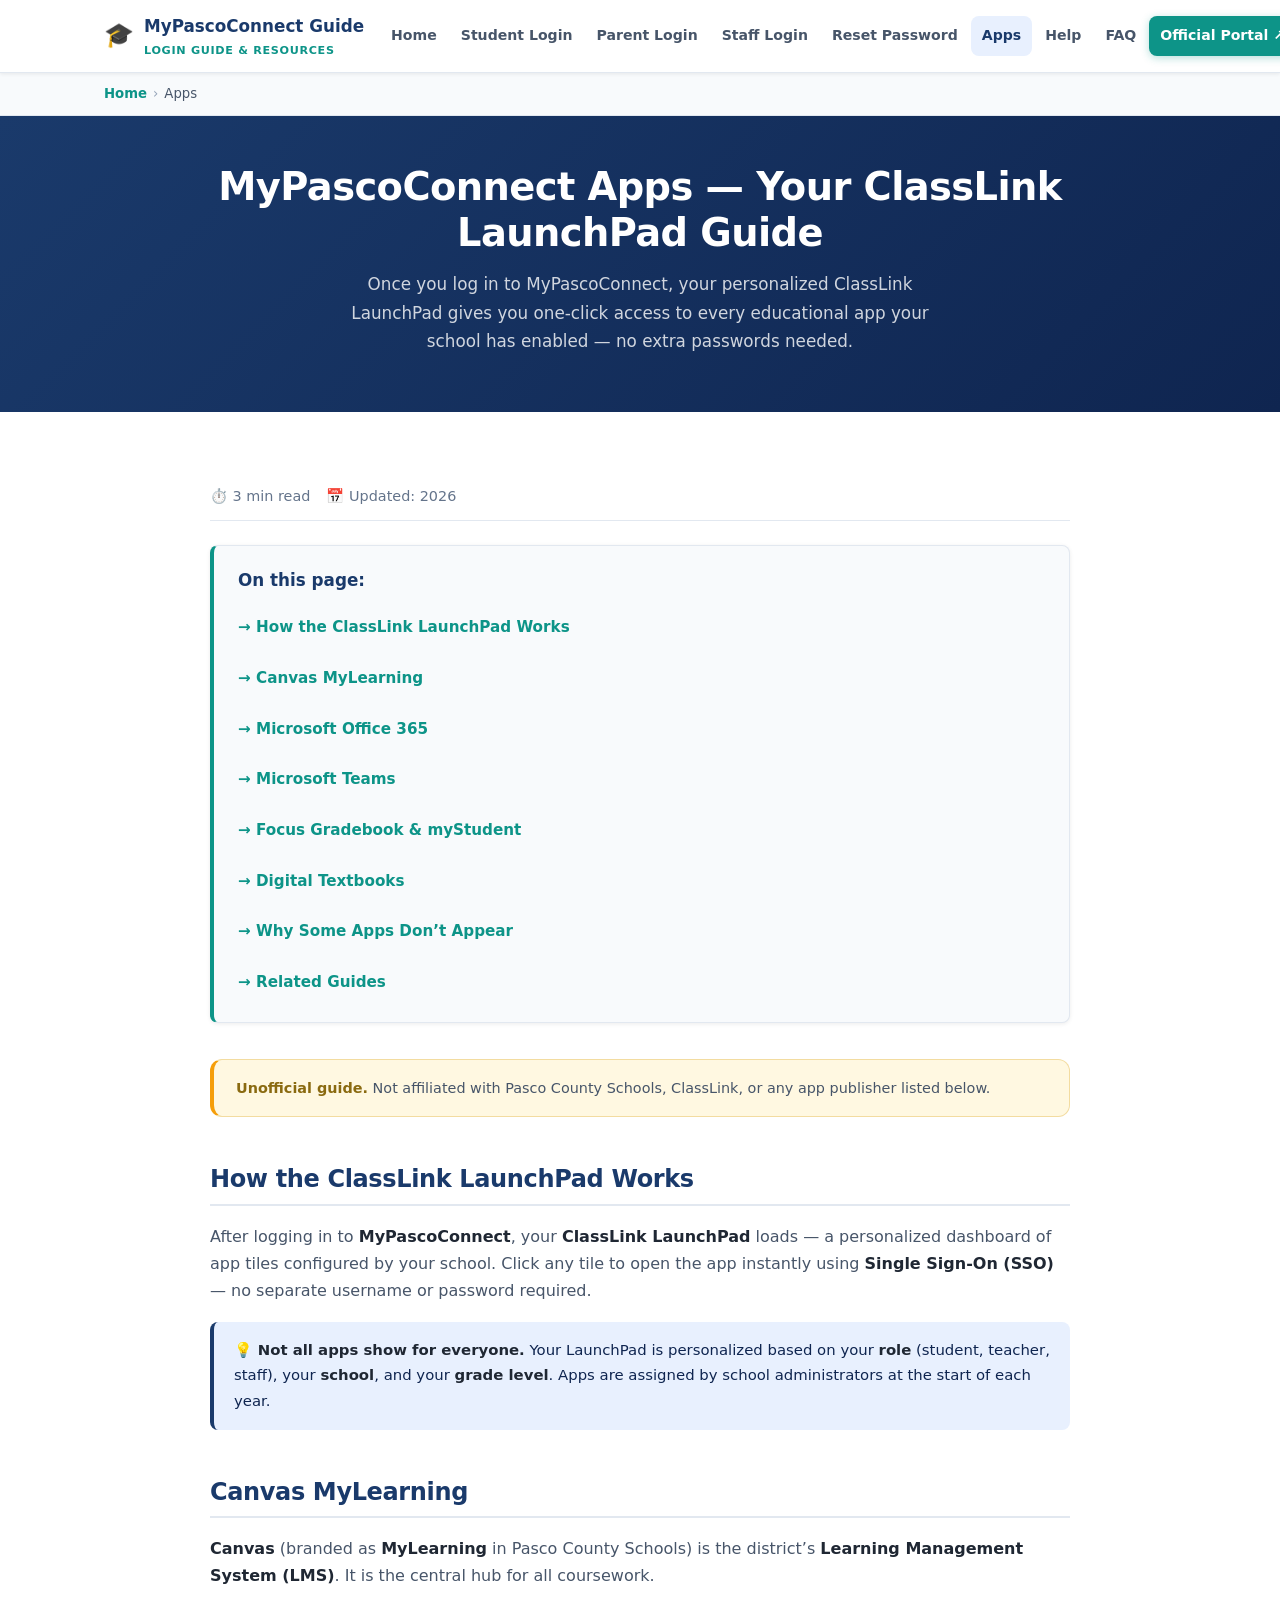
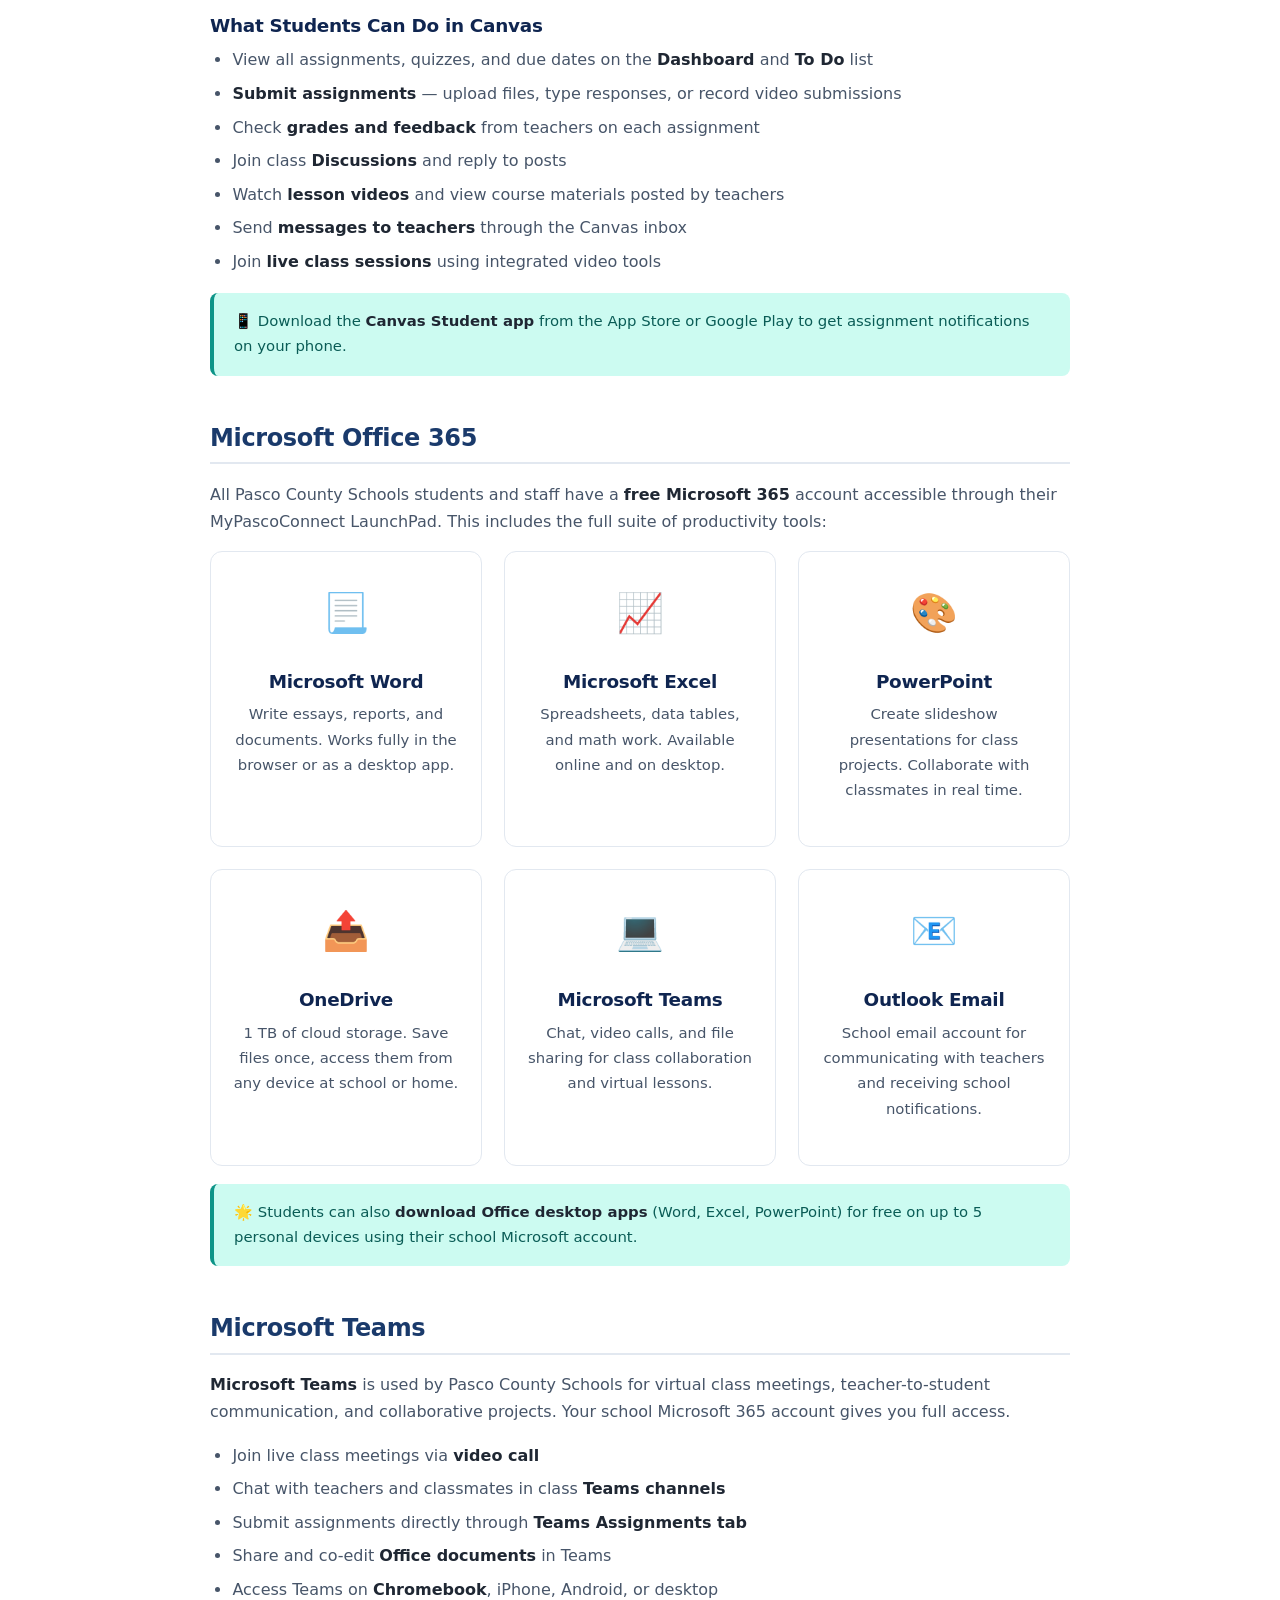
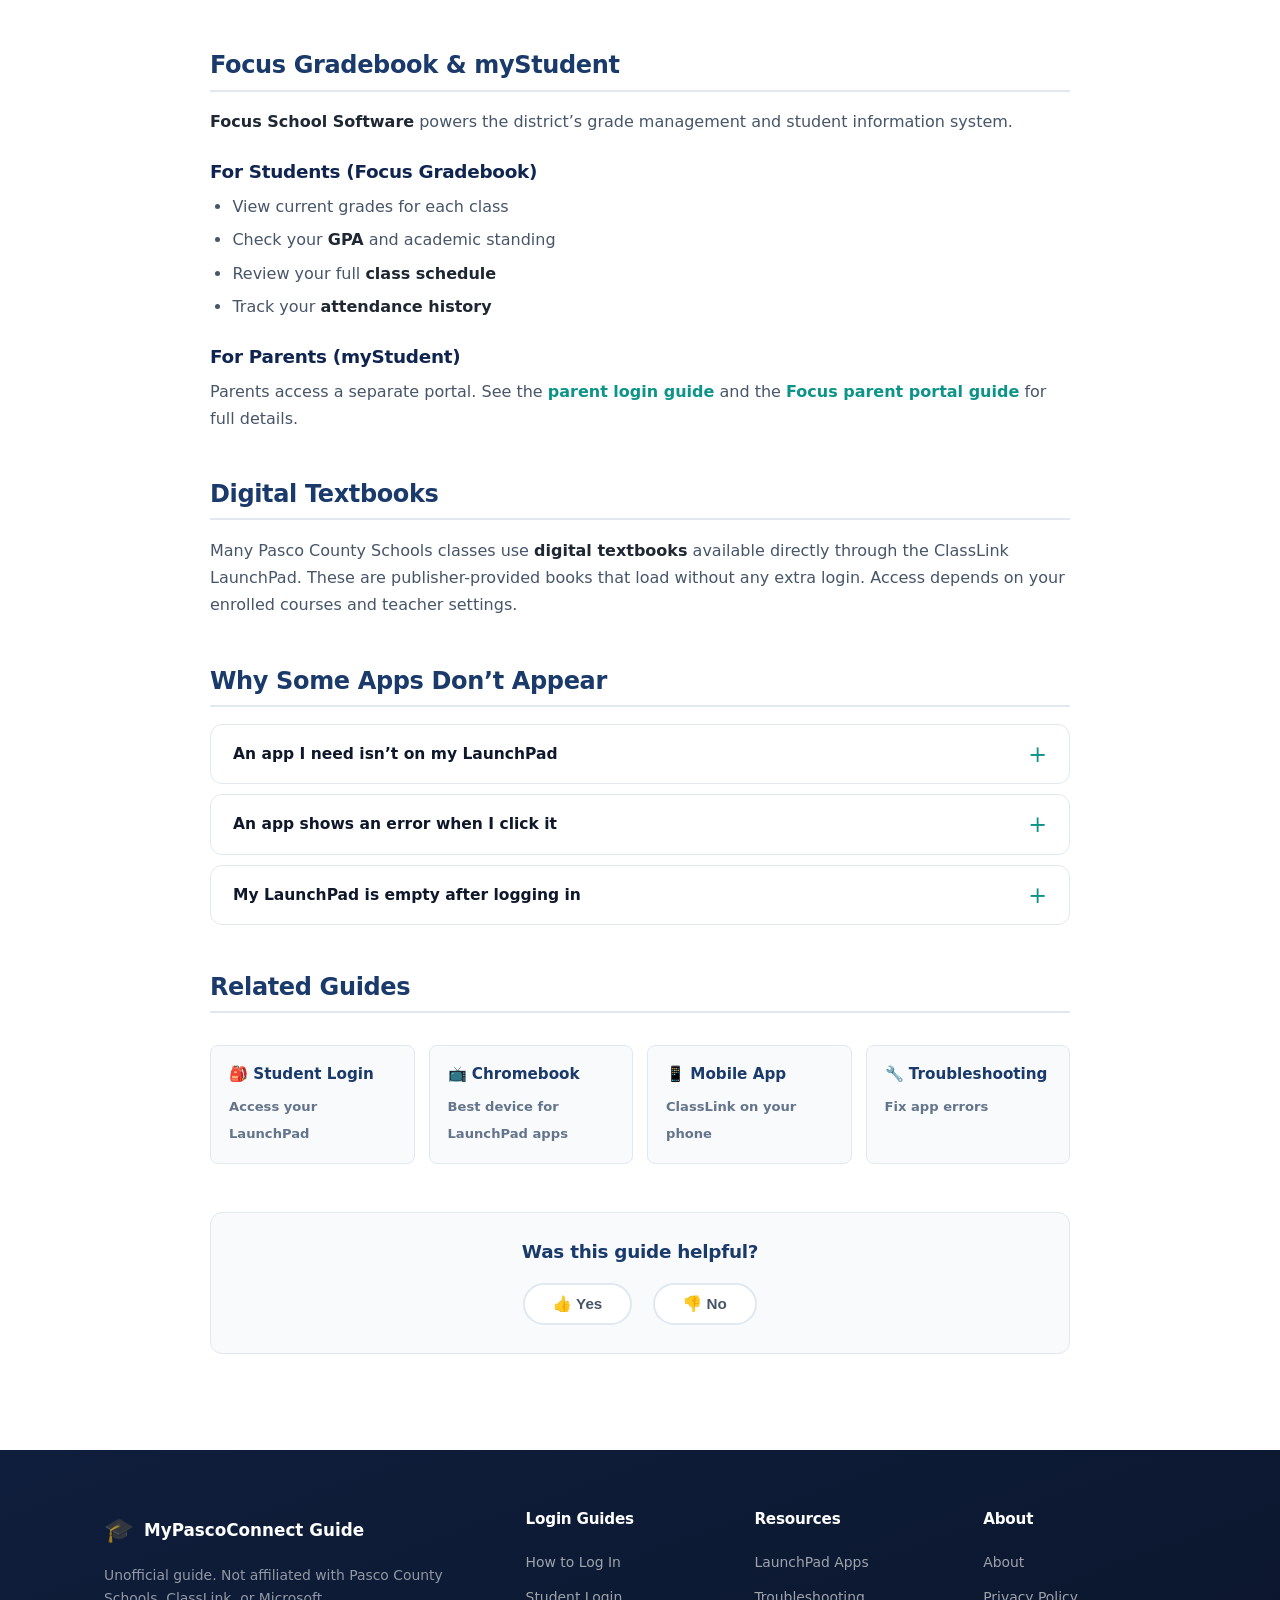
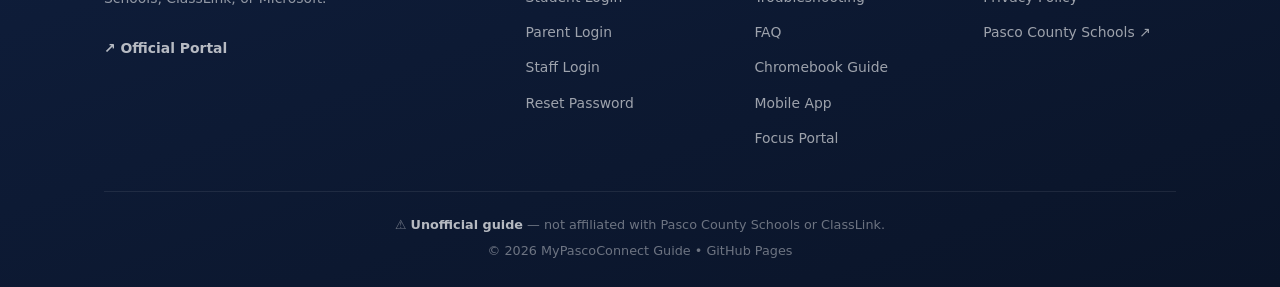
<file: apps.html>
﻿<!DOCTYPE html>
<html lang="en">
<head>
<meta name="google-site-verification" content="11FLm9xiGGDtxdJyM9jgLm7n6e5dTbi9EqXla_tMtXE" />
<meta charset="UTF-8"/><meta name="viewport" content="width=device-width,initial-scale=1"/>
<meta name="description" content="Complete guide to all apps on your MyPascoConnect ClassLink LaunchPad â€” Canvas MyLearning, Microsoft Office 365, Teams, OneDrive, Focus Gradebook, digital textbooks, and more for Pasco County Schools."/>
<meta name="robots" content="index,follow,max-image-preview:large"/>
<link rel="canonical" href="https://thisaliraza.github.io/mypascoconnect/apps.html"/>
<meta property="og:title" content="MyPascoConnect Apps | Canvas, Office 365, Teams &amp; LaunchPad Guide"/>
<meta property="og:url" content="https://thisaliraza.github.io/mypascoconnect/apps.html"/>
<meta name="twitter:card" content="summary_large_image"/>
<title>MyPascoConnect Apps | Canvas, Office 365, Teams &amp; ClassLink LaunchPad Guide</title>
<link rel="stylesheet" href="./assets/css/style.css"/>
<script type="application/ld+json">
{"@context":"https://schema.org","@graph":[
{"@type":"WebPage","url":"https://thisaliraza.github.io/mypascoconnect/apps.html","name":"MyPascoConnect Apps Guide","breadcrumb":{"@type":"BreadcrumbList","itemListElement":[{"@type":"ListItem","position":1,"name":"Home","item":"https://thisaliraza.github.io/mypascoconnect/"},{"@type":"ListItem","position":2,"name":"Apps"}]}},
{"@type":"FAQPage","mainEntity":[
{"@type":"Question","name":"What apps are on the MyPascoConnect LaunchPad?","acceptedAnswer":{"@type":"Answer","text":"The MyPascoConnect ClassLink LaunchPad includes Canvas MyLearning, Microsoft Office 365, Microsoft Teams, OneDrive, Focus Gradebook, myStudent, digital textbooks, and other district-approved educational apps depending on your school and grade level."}},
{"@type":"Question","name":"Is Microsoft Office 365 free for Pasco County Schools students?","acceptedAnswer":{"@type":"Answer","text":"Yes. Microsoft Office 365 including Word, Excel, PowerPoint, Teams, and OneDrive is provided free to all Pasco County Schools students and staff through the district's Microsoft Education agreement."}},
{"@type":"Question","name":"Why are some apps missing from my LaunchPad?","acceptedAnswer":{"@type":"Answer","text":"Apps on your LaunchPad are assigned by your school administrators based on your grade level and role. If you expect to see an app but don't, contact your teacher. Some apps are added at the start of each school year."}}]}
]}
</script>
</head>
<body>
<a class="skip-link" href="#main">Skip to main content</a>
<header class="navbar" role="banner"><div class="nav-inner">
  <a class="logo" href="./index.html"><span class="logo-icon">&#127891;</span><span class="logo-text">MyPascoConnect Guide<span>Login Guide &amp; Resources</span></span></a>
  <nav aria-label="Main navigation"><ul class="nav-links">
    <li><a href="./index.html">Home</a></li><li><a href="./student-login.html">Student Login</a></li>
    <li><a href="./parent-login.html">Parent Login</a></li><li><a href="./staff-login.html">Staff Login</a></li>
    <li><a href="./reset-password.html">Reset Password</a></li><li><a href="./apps.html" class="active">Apps</a></li>
    <li><a href="./troubleshooting.html">Help</a></li><li><a href="./faq.html">FAQ</a></li>
    <li><a href="https://login.classlink.com/my/dsbpc" class="btn-portal" target="_blank" rel="nofollow noopener">Official Portal &#8599;</a></li>
  </ul></nav>
  <button class="hamburger" aria-label="Toggle navigation" aria-expanded="false">&#9776;</button>
</div></header>
<nav class="breadcrumb" aria-label="Breadcrumb"><ol><li><a href="./index.html">Home</a></li><li><span aria-current="page">Apps</span></li></ol></nav>
<section class="page-hero"><div class="container">
  <h1>MyPascoConnect Apps &#8212; Your ClassLink LaunchPad Guide</h1>
  <p>Once you log in to MyPascoConnect, your personalized ClassLink LaunchPad gives you one-click access to every educational app your school has enabled &#8212; no extra passwords needed.</p>
</div></section>
<main id="main"><div class="section"><div class="container"><div class="page-content">

  <p class="disclaimer"><strong>Unofficial guide.</strong> Not affiliated with Pasco County Schools, ClassLink, or any app publisher listed below.</p>

  <h2>How the ClassLink LaunchPad Works</h2>
  <p>After logging in to <strong>MyPascoConnect</strong>, your <strong>ClassLink LaunchPad</strong> loads &#8212; a personalized dashboard of app tiles configured by your school. Click any tile to open the app instantly using <strong>Single Sign-On (SSO)</strong> &#8212; no separate username or password required.</p>
  <div class="box box-info">&#128161; <strong>Not all apps show for everyone.</strong> Your LaunchPad is personalized based on your <strong>role</strong> (student, teacher, staff), your <strong>school</strong>, and your <strong>grade level</strong>. Apps are assigned by school administrators at the start of each year.</div>

  <h2>Canvas MyLearning</h2>
  <p><strong>Canvas</strong> (branded as <strong>MyLearning</strong> in Pasco County Schools) is the district&#8217;s <strong>Learning Management System (LMS)</strong>. It is the central hub for all coursework.</p>
  <h3>What Students Can Do in Canvas</h3>
  <ul>
    <li>View all assignments, quizzes, and due dates on the <strong>Dashboard</strong> and <strong>To Do</strong> list</li>
    <li><strong>Submit assignments</strong> &#8212; upload files, type responses, or record video submissions</li>
    <li>Check <strong>grades and feedback</strong> from teachers on each assignment</li>
    <li>Join class <strong>Discussions</strong> and reply to posts</li>
    <li>Watch <strong>lesson videos</strong> and view course materials posted by teachers</li>
    <li>Send <strong>messages to teachers</strong> through the Canvas inbox</li>
    <li>Join <strong>live class sessions</strong> using integrated video tools</li>
  </ul>
  <div class="box box-tip">&#128241; Download the <strong>Canvas Student app</strong> from the App Store or Google Play to get assignment notifications on your phone.</div>

  <h2>Microsoft Office 365</h2>
  <p>All Pasco County Schools students and staff have a <strong>free Microsoft 365</strong> account accessible through their MyPascoConnect LaunchPad. This includes the full suite of productivity tools:</p>
  <div class="cards-grid" style="margin-top:16px">
    <div class="card"><div class="card-icon">&#128195;</div><h3>Microsoft Word</h3><p>Write essays, reports, and documents. Works fully in the browser or as a desktop app.</p></div>
    <div class="card"><div class="card-icon">&#128200;</div><h3>Microsoft Excel</h3><p>Spreadsheets, data tables, and math work. Available online and on desktop.</p></div>
    <div class="card"><div class="card-icon">&#127912;</div><h3>PowerPoint</h3><p>Create slideshow presentations for class projects. Collaborate with classmates in real time.</p></div>
    <div class="card"><div class="card-icon">&#128228;</div><h3>OneDrive</h3><p>1 TB of cloud storage. Save files once, access them from any device at school or home.</p></div>
    <div class="card"><div class="card-icon">&#128187;</div><h3>Microsoft Teams</h3><p>Chat, video calls, and file sharing for class collaboration and virtual lessons.</p></div>
    <div class="card"><div class="card-icon">&#128231;</div><h3>Outlook Email</h3><p>School email account for communicating with teachers and receiving school notifications.</p></div>
  </div>
  <div class="box box-tip">&#127775; Students can also <strong>download Office desktop apps</strong> (Word, Excel, PowerPoint) for free on up to 5 personal devices using their school Microsoft account.</div>

  <h2>Microsoft Teams</h2>
  <p><strong>Microsoft Teams</strong> is used by Pasco County Schools for virtual class meetings, teacher-to-student communication, and collaborative projects. Your school Microsoft 365 account gives you full access.</p>
  <ul>
    <li>Join live class meetings via <strong>video call</strong></li>
    <li>Chat with teachers and classmates in class <strong>Teams channels</strong></li>
    <li>Submit assignments directly through <strong>Teams Assignments tab</strong></li>
    <li>Share and co-edit <strong>Office documents</strong> in Teams</li>
    <li>Access Teams on <strong>Chromebook</strong>, iPhone, Android, or desktop</li>
  </ul>

  <h2>Focus Gradebook &amp; myStudent</h2>
  <p><strong>Focus School Software</strong> powers the district&#8217;s grade management and student information system.</p>
  <h3>For Students (Focus Gradebook)</h3>
  <ul>
    <li>View current grades for each class</li>
    <li>Check your <strong>GPA</strong> and academic standing</li>
    <li>Review your full <strong>class schedule</strong></li>
    <li>Track your <strong>attendance history</strong></li>
  </ul>
  <h3>For Parents (myStudent)</h3>
  <p>Parents access a separate portal. See the <a href="./parent-login.html">parent login guide</a> and the <a href="./focus-parent-portal.html">Focus parent portal guide</a> for full details.</p>

  <h2>Digital Textbooks</h2>
  <p>Many Pasco County Schools classes use <strong>digital textbooks</strong> available directly through the ClassLink LaunchPad. These are publisher-provided books that load without any extra login. Access depends on your enrolled courses and teacher settings.</p>

  <h2>Why Some Apps Don&#8217;t Appear</h2>
  <div class="accordion-list">
    <details class="acc-item"><summary>An app I need isn&#8217;t on my LaunchPad</summary><div class="acc-body"><p>Apps are assigned by school administrators. If a tool you expect is missing, tell your teacher and they can request it be added to your profile, or you may need to be enrolled in the related class first.</p></div></details>
    <details class="acc-item"><summary>An app shows an error when I click it</summary><div class="acc-body"><p>Log out of MyPascoConnect completely, close all browser tabs, and log back in. SSO tokens occasionally expire. If the error persists for a specific app, report it to your teacher.</p></div></details>
    <details class="acc-item"><summary>My LaunchPad is empty after logging in</summary><div class="acc-body"><p>This often happens at the <strong>start of a new school year</strong> before apps are assigned, or if you are logging in with the wrong account type. Contact your teacher or school office.</p></div></details>
  </div>

  <h2>Related Guides</h2>
  <div class="internal-links-grid">
    <a href="./student-login.html" class="il-card"><strong>&#127890; Student Login</strong><span>Access your LaunchPad</span></a>
    <a href="./chromebook.html" class="il-card"><strong>&#128250; Chromebook</strong><span>Best device for LaunchPad apps</span></a>
    <a href="./mobile-app.html" class="il-card"><strong>&#128241; Mobile App</strong><span>ClassLink on your phone</span></a>
    <a href="./troubleshooting.html" class="il-card"><strong>&#128295; Troubleshooting</strong><span>Fix app errors</span></a>
  </div>

</div></div></div></main>
<footer class="footer" role="contentinfo"><div class="container"><div class="footer-grid">
  <div class="footer-col"><div class="footer-logo"><span class="logo-icon">&#127891;</span><b>MyPascoConnect Guide</b></div><p>Unofficial guide. Not affiliated with Pasco County Schools, ClassLink, or Microsoft.</p><a href="https://login.classlink.com/my/dsbpc" rel="nofollow noopener" target="_blank" style="color:rgba(255,255,255,.7);font-size:.87rem;font-weight:600">&#8599; Official Portal</a></div>
  <div class="footer-col"><h4>Login Guides</h4><ul><li><a href="./index.html">How to Log In</a></li><li><a href="./student-login.html">Student Login</a></li><li><a href="./parent-login.html">Parent Login</a></li><li><a href="./staff-login.html">Staff Login</a></li><li><a href="./reset-password.html">Reset Password</a></li></ul></div>
  <div class="footer-col"><h4>Resources</h4><ul><li><a href="./apps.html">LaunchPad Apps</a></li><li><a href="./troubleshooting.html">Troubleshooting</a></li><li><a href="./faq.html">FAQ</a></li><li><a href="./chromebook.html">Chromebook Guide</a></li><li><a href="./mobile-app.html">Mobile App</a></li><li><a href="./focus-parent-portal.html">Focus Portal</a></li></ul></div>
  <div class="footer-col"><h4>About</h4><ul><li><a href="./about.html">About</a></li><li><a href="./privacy-policy.html">Privacy Policy</a></li><li><a href="https://www.pasco.k12.fl.us/" rel="noopener" target="_blank">Pasco County Schools &#8599;</a></li></ul></div>
</div><div class="footer-bottom"><p>&#9888; <strong>Unofficial guide</strong> &mdash; not affiliated with Pasco County Schools or ClassLink.</p><p>&copy; 2026 MyPascoConnect Guide &bull; GitHub Pages</p></div></div></footer>
<button class="back-to-top" aria-label="Back to top">&#8679;</button><script src="./assets/js/main.js"></script>
</body></html>
</file>
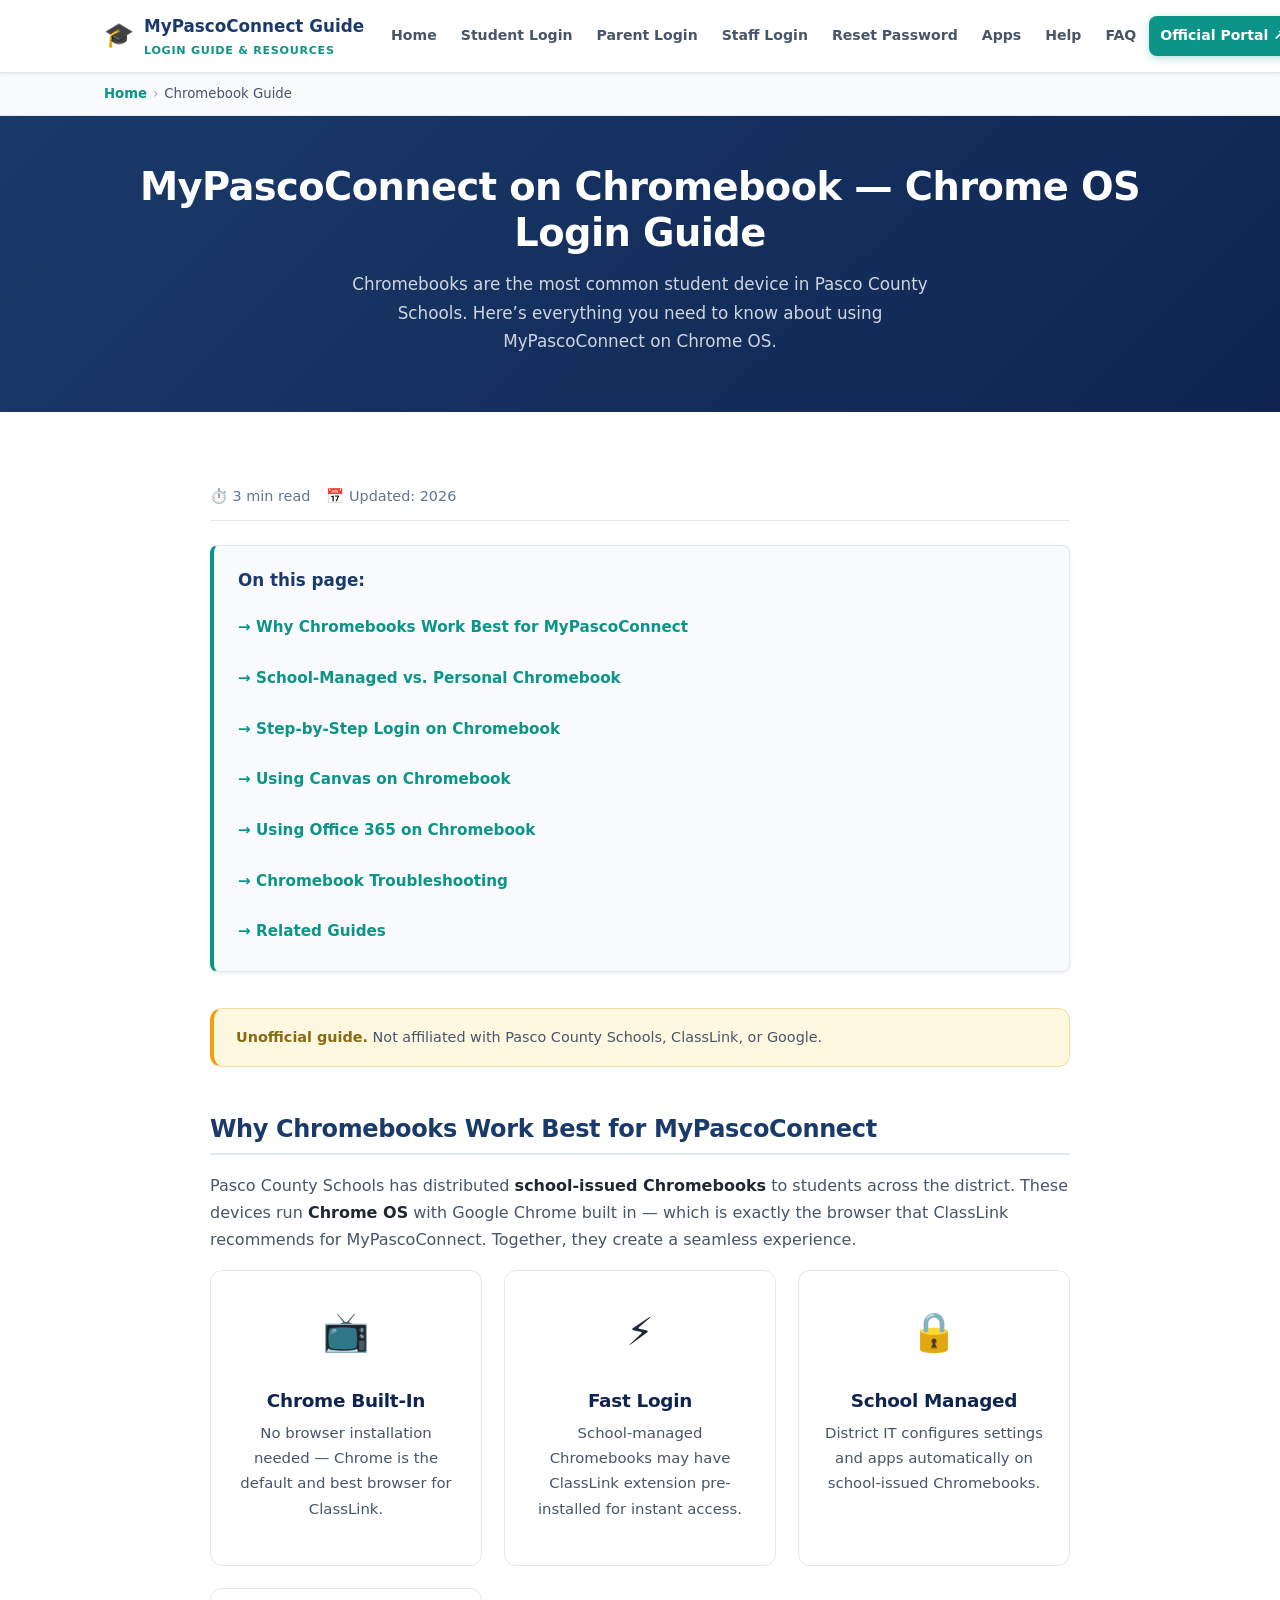
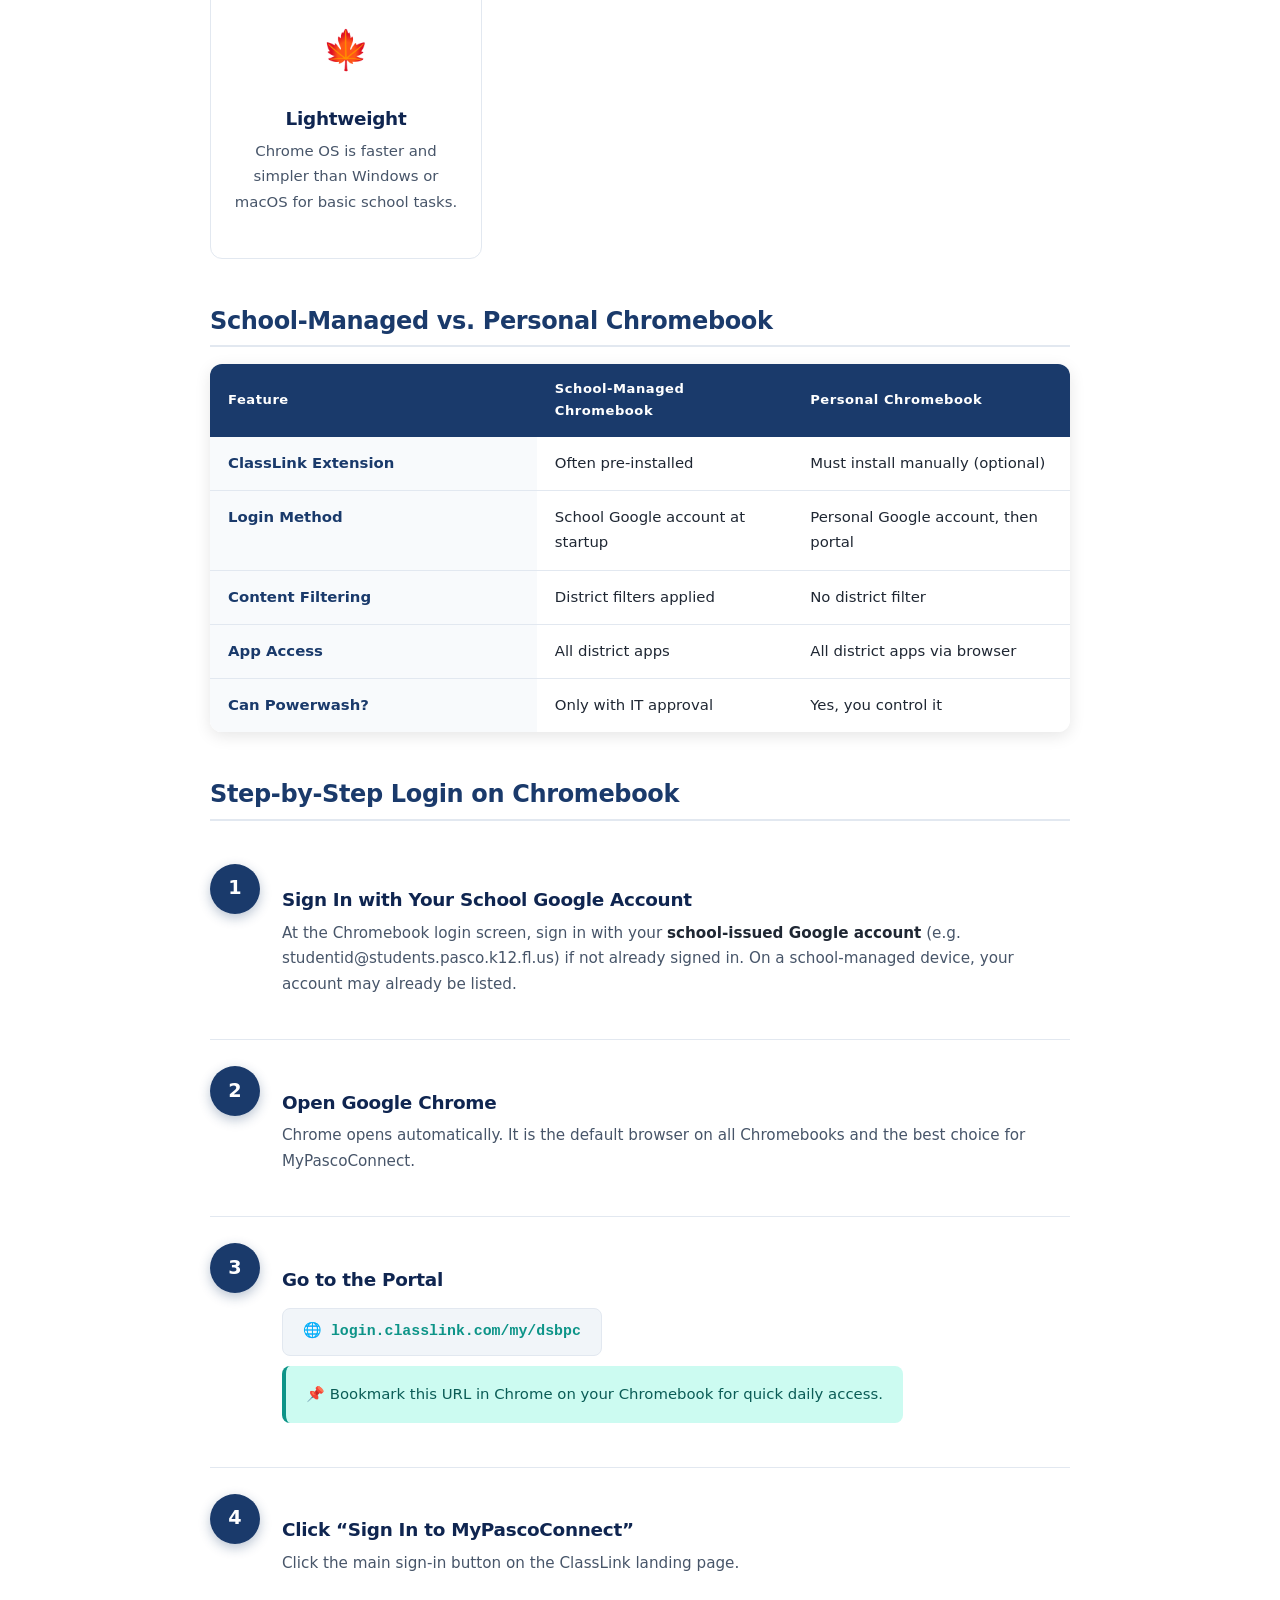
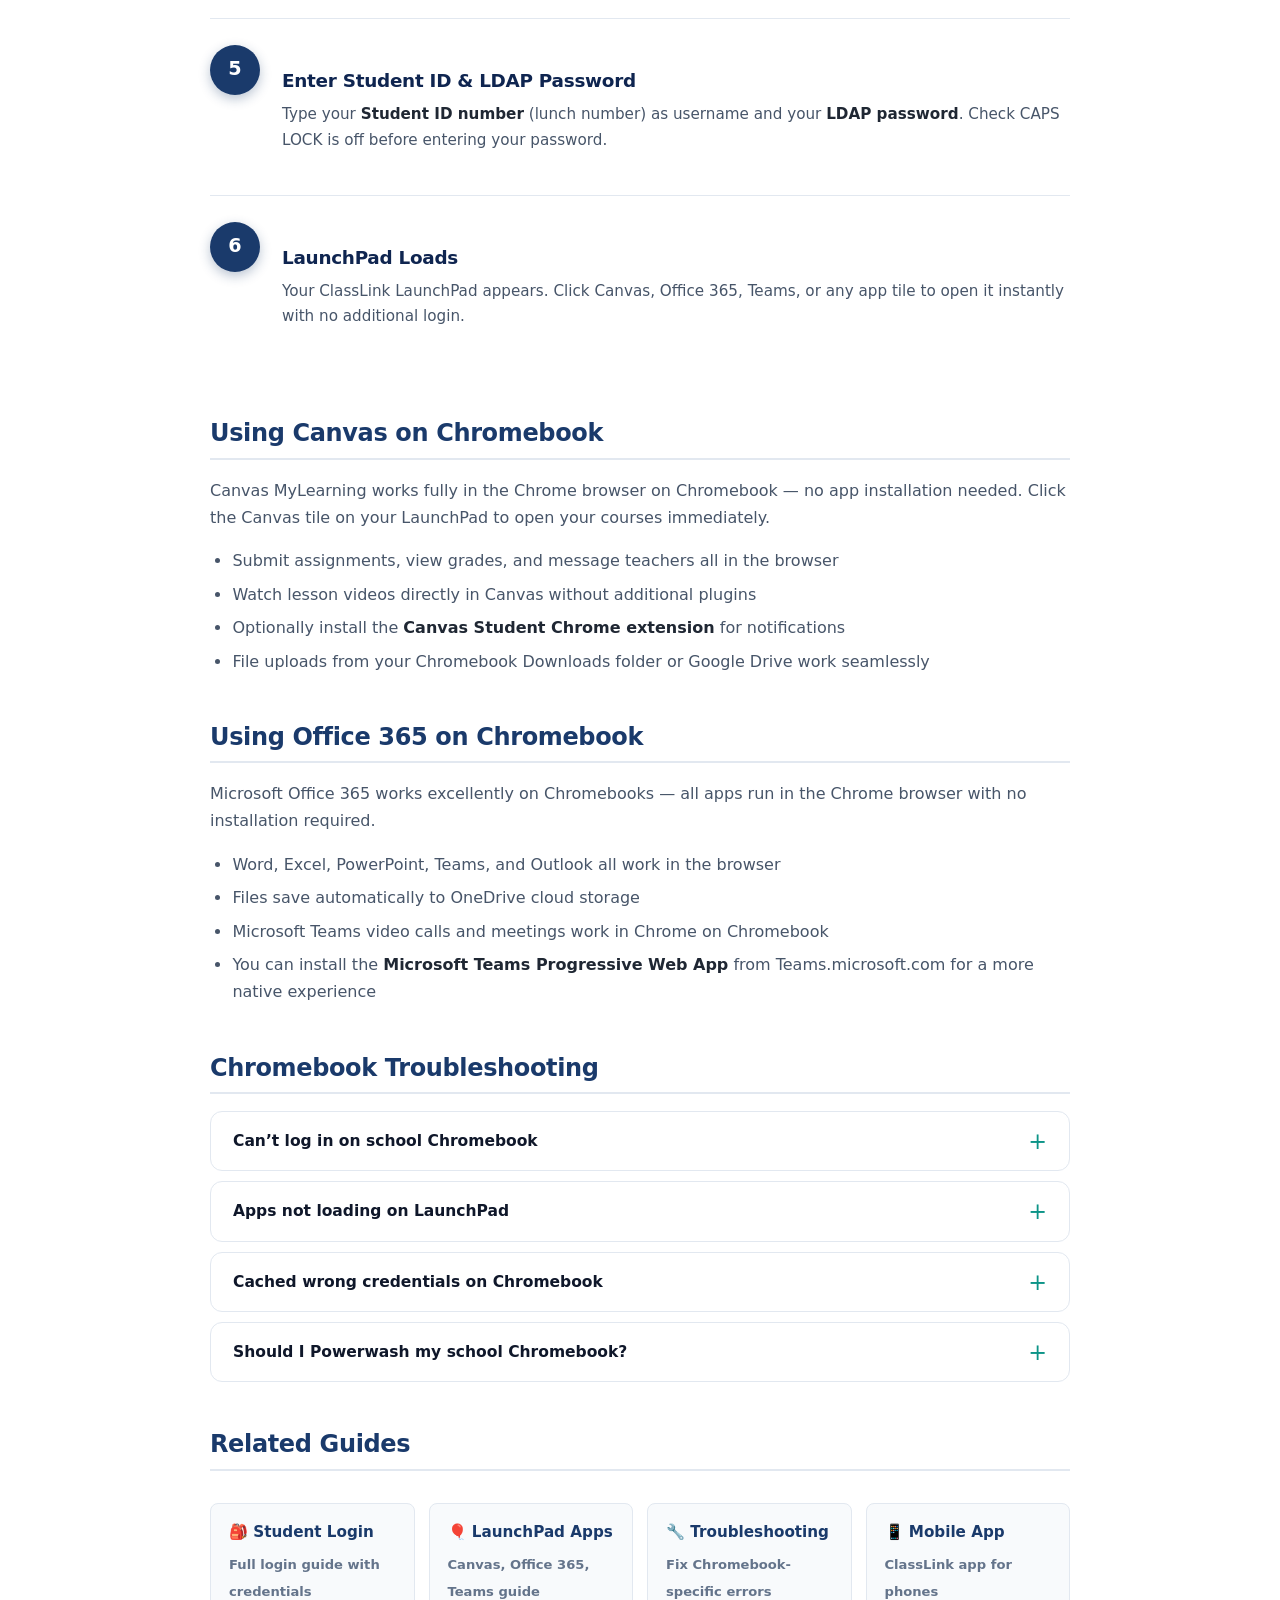
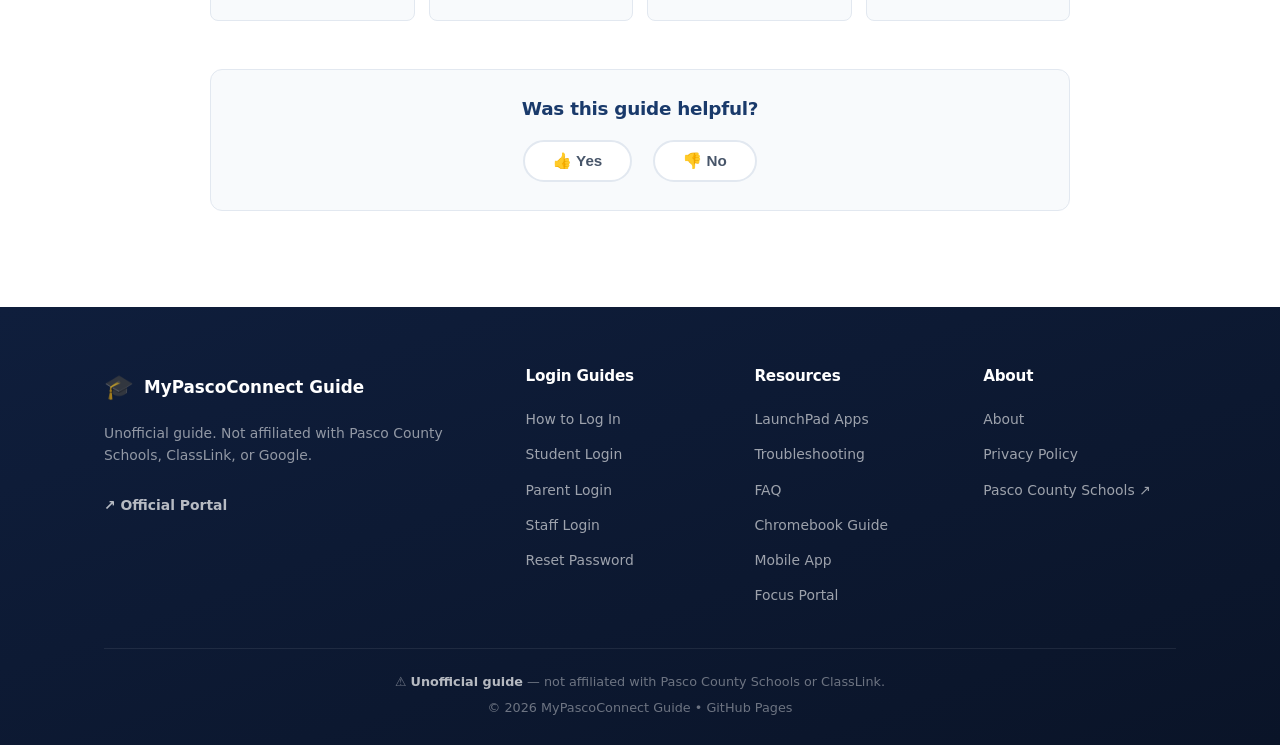
<file: chromebook.html>
﻿<!DOCTYPE html>
<html lang="en">
<head>
<meta name="google-site-verification" content="11FLm9xiGGDtxdJyM9jgLm7n6e5dTbi9EqXla_tMtXE" />
<meta charset="UTF-8"/><meta name="viewport" content="width=device-width,initial-scale=1"/>
<meta name="description" content="How to log in to MyPascoConnect on a Chromebook at Pasco County Schools. Step-by-step guide for students using Chrome OS, ClassLink LaunchPad, Canvas, and Microsoft Teams on school or personal Chromebooks."/>
<meta name="robots" content="index,follow,max-image-preview:large"/>
<link rel="canonical" href="https://thisaliraza.github.io/mypascoconnect/chromebook.html"/>
<meta property="og:title" content="MyPascoConnect on Chromebook | Pasco County Schools Chrome OS Guide"/>
<meta property="og:url" content="https://thisaliraza.github.io/mypascoconnect/chromebook.html"/>
<meta name="twitter:card" content="summary_large_image"/>
<title>MyPascoConnect on Chromebook | Pasco County Schools Chrome OS Login Guide 2026</title>
<link rel="stylesheet" href="./assets/css/style.css"/>
<script type="application/ld+json">
{"@context":"https://schema.org","@graph":[
{"@type":"WebPage","url":"https://thisaliraza.github.io/mypascoconnect/chromebook.html","name":"MyPascoConnect Chromebook Guide","breadcrumb":{"@type":"BreadcrumbList","itemListElement":[{"@type":"ListItem","position":1,"name":"Home","item":"https://thisaliraza.github.io/mypascoconnect/"},{"@type":"ListItem","position":2,"name":"Chromebook Guide"}]}},
{"@type":"HowTo","name":"How to Log In to MyPascoConnect on a Chromebook","step":[
{"@type":"HowToStep","position":1,"name":"Sign in to your school Google account on the Chromebook","text":"At the Chromebook login screen, sign in with your school-issued Google account (e.g. studentid@students.pasco.k12.fl.us) if not already signed in."},
{"@type":"HowToStep","position":2,"name":"Open Google Chrome","text":"Chrome opens automatically on Chromebook. It is the default and recommended browser for MyPascoConnect."},
{"@type":"HowToStep","position":3,"name":"Navigate to the ClassLink portal","text":"Type login.classlink.com/my/dsbpc in the Chrome address bar and press Enter."},
{"@type":"HowToStep","position":4,"name":"Click Sign In to MyPascoConnect","text":"Click the sign-in button on the portal landing page."},
{"@type":"HowToStep","position":5,"name":"Enter your Student ID and LDAP password","text":"Type your Student ID number as username and your LDAP password. Press Enter or click Sign In."},
{"@type":"HowToStep","position":6,"name":"Access your LaunchPad","text":"Your ClassLink LaunchPad loads with all your school apps. Click Canvas, Office 365, or any other tile to open it instantly."}]},
{"@type":"FAQPage","mainEntity":[
{"@type":"Question","name":"Does MyPascoConnect work on Chromebook?","acceptedAnswer":{"@type":"Answer","text":"Yes. MyPascoConnect works perfectly on Chromebooks using Google Chrome. Chromebooks are the most common student devices in Pasco County Schools and are fully compatible with ClassLink LaunchPad and all apps including Canvas, Office 365, and Teams."}},
{"@type":"Question","name":"Do I need the ClassLink app on my Chromebook?","acceptedAnswer":{"@type":"Answer","text":"You do not need the ClassLink app to use MyPascoConnect on a Chromebook. The web browser version at login.classlink.com/my/dsbpc works fully. However, school-managed Chromebooks may have the ClassLink extension pre-installed for faster access."}},
{"@type":"Question","name":"Why won't MyPascoConnect load on my school Chromebook?","acceptedAnswer":{"@type":"Answer","text":"If MyPascoConnect won't load on your school Chromebook, try clearing your Chrome browser cache, signing out and back into your school Google account, or restarting the Chromebook. If problems persist, contact your teacher."}},
{"@type":"Question","name":"Can I use MyPascoConnect on a personal Chromebook?","acceptedAnswer":{"@type":"Answer","text":"Yes. Personal Chromebooks work with MyPascoConnect. Open Chrome, go to login.classlink.com/my/dsbpc, and log in with your Student ID and LDAP password. You may need to sign into Chrome with your school Google account first."}}]}
]}
</script>
</head>
<body>
<a class="skip-link" href="#main">Skip to main content</a>
<header class="navbar" role="banner"><div class="nav-inner">
  <a class="logo" href="./index.html"><span class="logo-icon">&#127891;</span><span class="logo-text">MyPascoConnect Guide<span>Login Guide &amp; Resources</span></span></a>
  <nav aria-label="Main navigation"><ul class="nav-links">
    <li><a href="./index.html">Home</a></li><li><a href="./student-login.html">Student Login</a></li>
    <li><a href="./parent-login.html">Parent Login</a></li><li><a href="./staff-login.html">Staff Login</a></li>
    <li><a href="./reset-password.html">Reset Password</a></li><li><a href="./apps.html">Apps</a></li>
    <li><a href="./troubleshooting.html">Help</a></li><li><a href="./faq.html">FAQ</a></li>
    <li><a href="https://login.classlink.com/my/dsbpc" class="btn-portal" target="_blank" rel="nofollow noopener">Official Portal &#8599;</a></li>
  </ul></nav>
  <button class="hamburger" aria-label="Toggle navigation" aria-expanded="false">&#9776;</button>
</div></header>
<nav class="breadcrumb" aria-label="Breadcrumb"><ol><li><a href="./index.html">Home</a></li><li><span aria-current="page">Chromebook Guide</span></li></ol></nav>
<section class="page-hero"><div class="container">
  <h1>MyPascoConnect on Chromebook &#8212; Chrome OS Login Guide</h1>
  <p>Chromebooks are the most common student device in Pasco County Schools. Here&#8217;s everything you need to know about using MyPascoConnect on Chrome OS.</p>
</div></section>
<main id="main"><div class="section"><div class="container"><div class="page-content">

  <p class="disclaimer"><strong>Unofficial guide.</strong> Not affiliated with Pasco County Schools, ClassLink, or Google.</p>

  <h2>Why Chromebooks Work Best for MyPascoConnect</h2>
  <p>Pasco County Schools has distributed <strong>school-issued Chromebooks</strong> to students across the district. These devices run <strong>Chrome OS</strong> with Google Chrome built in &#8212; which is exactly the browser that ClassLink recommends for MyPascoConnect. Together, they create a seamless experience.</p>
  <div class="cards-grid" style="margin-top:16px">
    <div class="card"><div class="card-icon">&#128250;</div><h3>Chrome Built-In</h3><p>No browser installation needed &#8212; Chrome is the default and best browser for ClassLink.</p></div>
    <div class="card"><div class="card-icon">&#9889;</div><h3>Fast Login</h3><p>School-managed Chromebooks may have ClassLink extension pre-installed for instant access.</p></div>
    <div class="card"><div class="card-icon">&#128274;</div><h3>School Managed</h3><p>District IT configures settings and apps automatically on school-issued Chromebooks.</p></div>
    <div class="card"><div class="card-icon">&#127809;</div><h3>Lightweight</h3><p>Chrome OS is faster and simpler than Windows or macOS for basic school tasks.</p></div>
  </div>

  <h2>School-Managed vs. Personal Chromebook</h2>
  <div class="ref-table-wrap" style="margin-top:16px">
    <table class="ref-table">
      <thead><tr><th>Feature</th><th>School-Managed Chromebook</th><th>Personal Chromebook</th></tr></thead>
      <tbody>
        <tr><td>ClassLink Extension</td><td>Often pre-installed</td><td>Must install manually (optional)</td></tr>
        <tr><td>Login Method</td><td>School Google account at startup</td><td>Personal Google account, then portal</td></tr>
        <tr><td>Content Filtering</td><td>District filters applied</td><td>No district filter</td></tr>
        <tr><td>App Access</td><td>All district apps</td><td>All district apps via browser</td></tr>
        <tr><td>Can Powerwash?</td><td>Only with IT approval</td><td>Yes, you control it</td></tr>
      </tbody>
    </table>
  </div>

  <h2>Step-by-Step Login on Chromebook</h2>
  <div class="steps">
    <div class="step"><div class="step-num">1</div><div class="step-body"><h3>Sign In with Your School Google Account</h3><p>At the Chromebook login screen, sign in with your <strong>school-issued Google account</strong> (e.g. studentid@students.pasco.k12.fl.us) if not already signed in. On a school-managed device, your account may already be listed.</p></div></div>
    <div class="step"><div class="step-num">2</div><div class="step-body"><h3>Open Google Chrome</h3><p>Chrome opens automatically. It is the default browser on all Chromebooks and the best choice for MyPascoConnect.</p></div></div>
    <div class="step"><div class="step-num">3</div><div class="step-body"><h3>Go to the Portal</h3><a href="https://login.classlink.com/my/dsbpc" class="link-box" target="_blank" rel="nofollow noopener">&#127760; login.classlink.com/my/dsbpc</a><div class="box box-tip" style="margin-top:10px">&#128204; Bookmark this URL in Chrome on your Chromebook for quick daily access.</div></div></div>
    <div class="step"><div class="step-num">4</div><div class="step-body"><h3>Click &#8220;Sign In to MyPascoConnect&#8221;</h3><p>Click the main sign-in button on the ClassLink landing page.</p></div></div>
    <div class="step"><div class="step-num">5</div><div class="step-body"><h3>Enter Student ID &amp; LDAP Password</h3><p>Type your <strong>Student ID number</strong> (lunch number) as username and your <strong>LDAP password</strong>. Check CAPS LOCK is off before entering your password.</p></div></div>
    <div class="step"><div class="step-num">6</div><div class="step-body"><h3>LaunchPad Loads</h3><p>Your ClassLink LaunchPad appears. Click Canvas, Office 365, Teams, or any app tile to open it instantly with no additional login.</p></div></div>
  </div>

  <h2>Using Canvas on Chromebook</h2>
  <p>Canvas MyLearning works fully in the Chrome browser on Chromebook &#8212; no app installation needed. Click the Canvas tile on your LaunchPad to open your courses immediately.</p>
  <ul>
    <li>Submit assignments, view grades, and message teachers all in the browser</li>
    <li>Watch lesson videos directly in Canvas without additional plugins</li>
    <li>Optionally install the <strong>Canvas Student Chrome extension</strong> for notifications</li>
    <li>File uploads from your Chromebook Downloads folder or Google Drive work seamlessly</li>
  </ul>

  <h2>Using Office 365 on Chromebook</h2>
  <p>Microsoft Office 365 works excellently on Chromebooks &#8212; all apps run in the Chrome browser with no installation required.</p>
  <ul>
    <li>Word, Excel, PowerPoint, Teams, and Outlook all work in the browser</li>
    <li>Files save automatically to OneDrive cloud storage</li>
    <li>Microsoft Teams video calls and meetings work in Chrome on Chromebook</li>
    <li>You can install the <strong>Microsoft Teams Progressive Web App</strong> from Teams.microsoft.com for a more native experience</li>
  </ul>

  <h2>Chromebook Troubleshooting</h2>
  <div class="accordion-list">
    <details class="acc-item"><summary>Can&#8217;t log in on school Chromebook</summary><div class="acc-body"><ul><li>Make sure you signed in at the Chromebook login screen with your <strong>school</strong> Google account, not your personal one</li><li>Try clearing Chrome browser cache: Settings &#8250; Privacy &#8250; Clear browsing data</li><li>Ask your teacher &#8212; they may need to reset your LDAP password</li></ul></div></details>
    <details class="acc-item"><summary>Apps not loading on LaunchPad</summary><div class="acc-body"><ul><li>Log out of MyPascoConnect completely and log back in</li><li>Try opening the app in a new tab directly</li><li>Check if other apps on the LaunchPad work &#8212; if all are broken it may be a server issue</li></ul></details>
    <details class="acc-item"><summary>Cached wrong credentials on Chromebook</summary><div class="acc-body"><ul><li>Go to Chrome Settings &#8250; Passwords and remove any saved MyPascoConnect passwords</li><li>Sign out of Chrome and back in with your school Google account</li><li>If on a shared Chromebook, always use Guest mode or log in with your own account</li></ul></div></details>
    <details class="acc-item"><summary>Should I Powerwash my school Chromebook?</summary><div class="acc-body"><p><strong>Do not Powerwash a school-managed Chromebook without IT approval.</strong> Powerwash (factory reset) on a managed device will remove all district configurations and may prevent you from logging back in. Contact IT at 813-794-2859 if you think a reset is needed.</p></div></details>
  </div>

  <h2>Related Guides</h2>
  <div class="internal-links-grid">
    <a href="./student-login.html" class="il-card"><strong>&#127890; Student Login</strong><span>Full login guide with credentials</span></a>
    <a href="./apps.html" class="il-card"><strong>&#127880; LaunchPad Apps</strong><span>Canvas, Office 365, Teams guide</span></a>
    <a href="./troubleshooting.html" class="il-card"><strong>&#128295; Troubleshooting</strong><span>Fix Chromebook-specific errors</span></a>
    <a href="./mobile-app.html" class="il-card"><strong>&#128241; Mobile App</strong><span>ClassLink app for phones</span></a>
  </div>

</div></div></div></main>
<footer class="footer" role="contentinfo"><div class="container"><div class="footer-grid">
  <div class="footer-col"><div class="footer-logo"><span class="logo-icon">&#127891;</span><b>MyPascoConnect Guide</b></div><p>Unofficial guide. Not affiliated with Pasco County Schools, ClassLink, or Google.</p><a href="https://login.classlink.com/my/dsbpc" rel="nofollow noopener" target="_blank" style="color:rgba(255,255,255,.7);font-size:.87rem;font-weight:600">&#8599; Official Portal</a></div>
  <div class="footer-col"><h4>Login Guides</h4><ul><li><a href="./index.html">How to Log In</a></li><li><a href="./student-login.html">Student Login</a></li><li><a href="./parent-login.html">Parent Login</a></li><li><a href="./staff-login.html">Staff Login</a></li><li><a href="./reset-password.html">Reset Password</a></li></ul></div>
  <div class="footer-col"><h4>Resources</h4><ul><li><a href="./apps.html">LaunchPad Apps</a></li><li><a href="./troubleshooting.html">Troubleshooting</a></li><li><a href="./faq.html">FAQ</a></li><li><a href="./chromebook.html">Chromebook Guide</a></li><li><a href="./mobile-app.html">Mobile App</a></li><li><a href="./focus-parent-portal.html">Focus Portal</a></li></ul></div>
  <div class="footer-col"><h4>About</h4><ul><li><a href="./about.html">About</a></li><li><a href="./privacy-policy.html">Privacy Policy</a></li><li><a href="https://www.pasco.k12.fl.us/" rel="noopener" target="_blank">Pasco County Schools &#8599;</a></li></ul></div>
</div><div class="footer-bottom"><p>&#9888; <strong>Unofficial guide</strong> &mdash; not affiliated with Pasco County Schools or ClassLink.</p><p>&copy; 2026 MyPascoConnect Guide &bull; GitHub Pages</p></div></div></footer>
<button class="back-to-top" aria-label="Back to top">&#8679;</button><script src="./assets/js/main.js"></script>
</body></html>
</file>
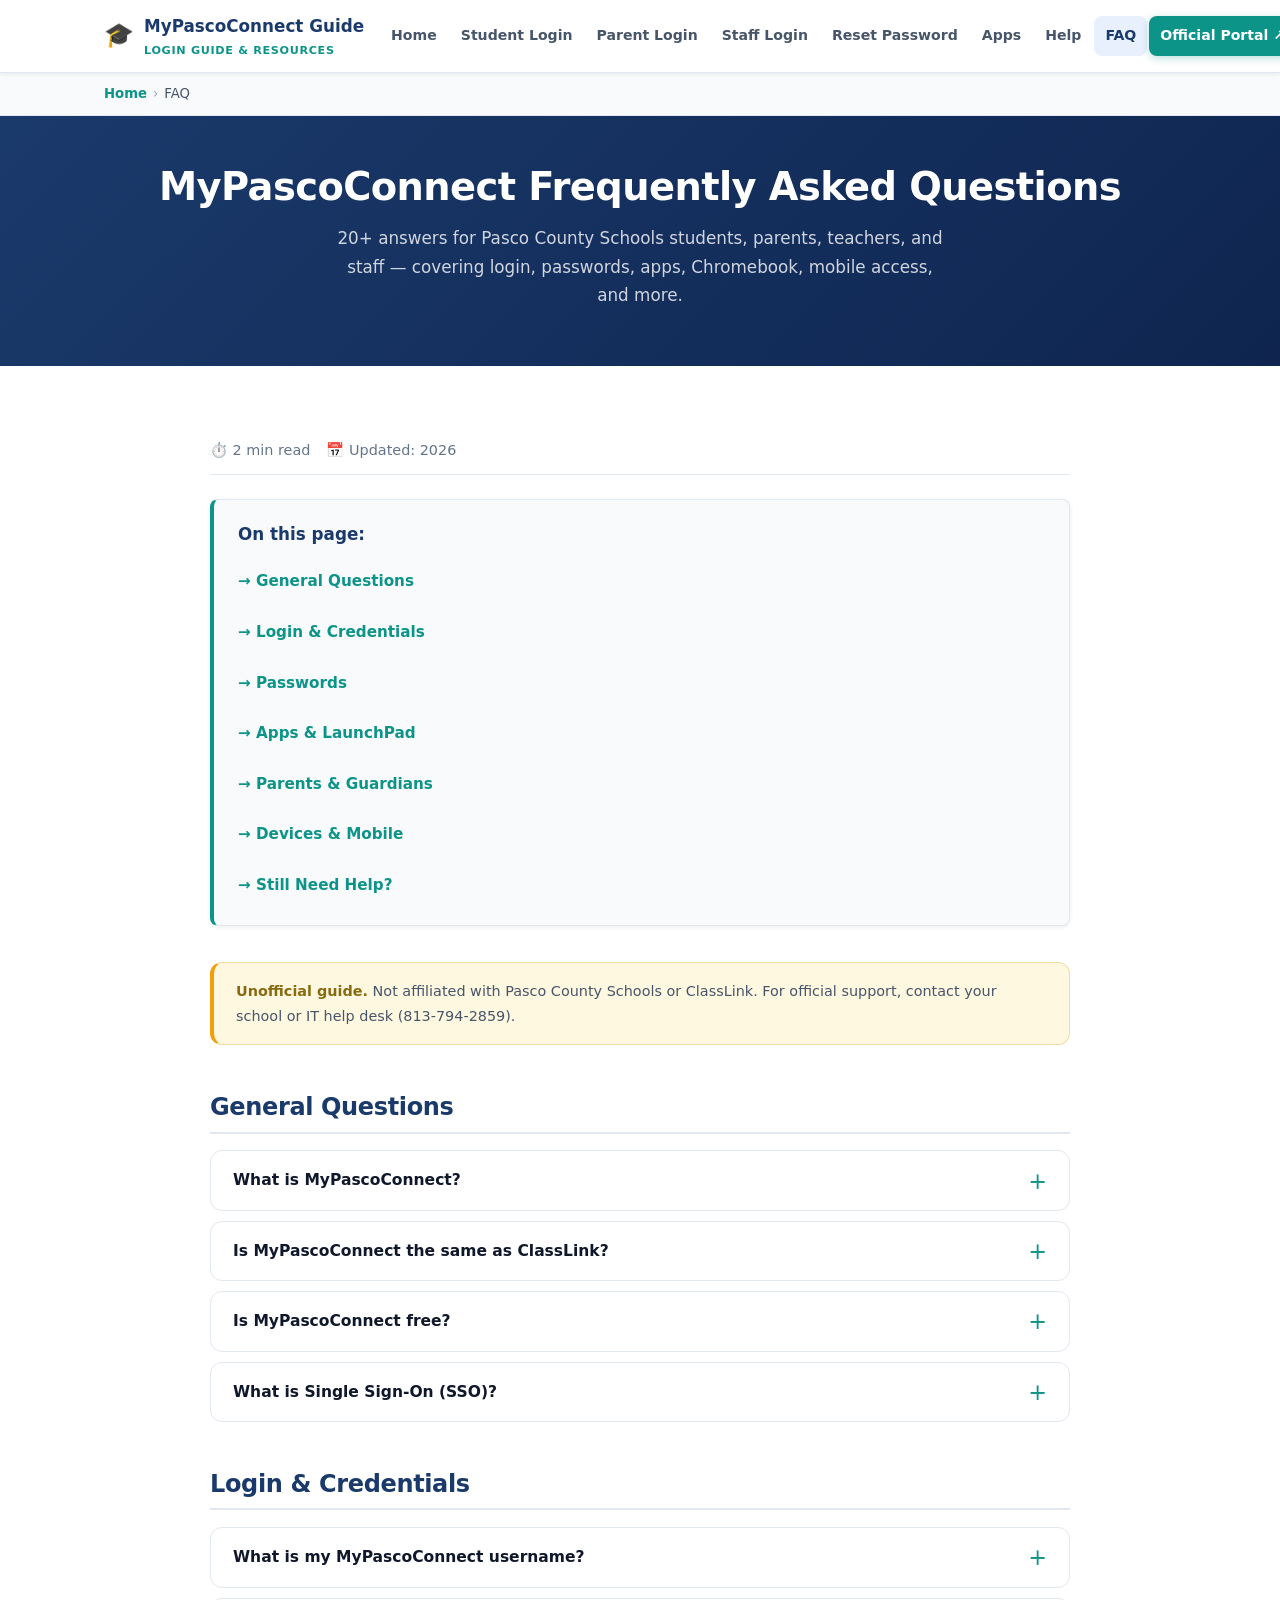
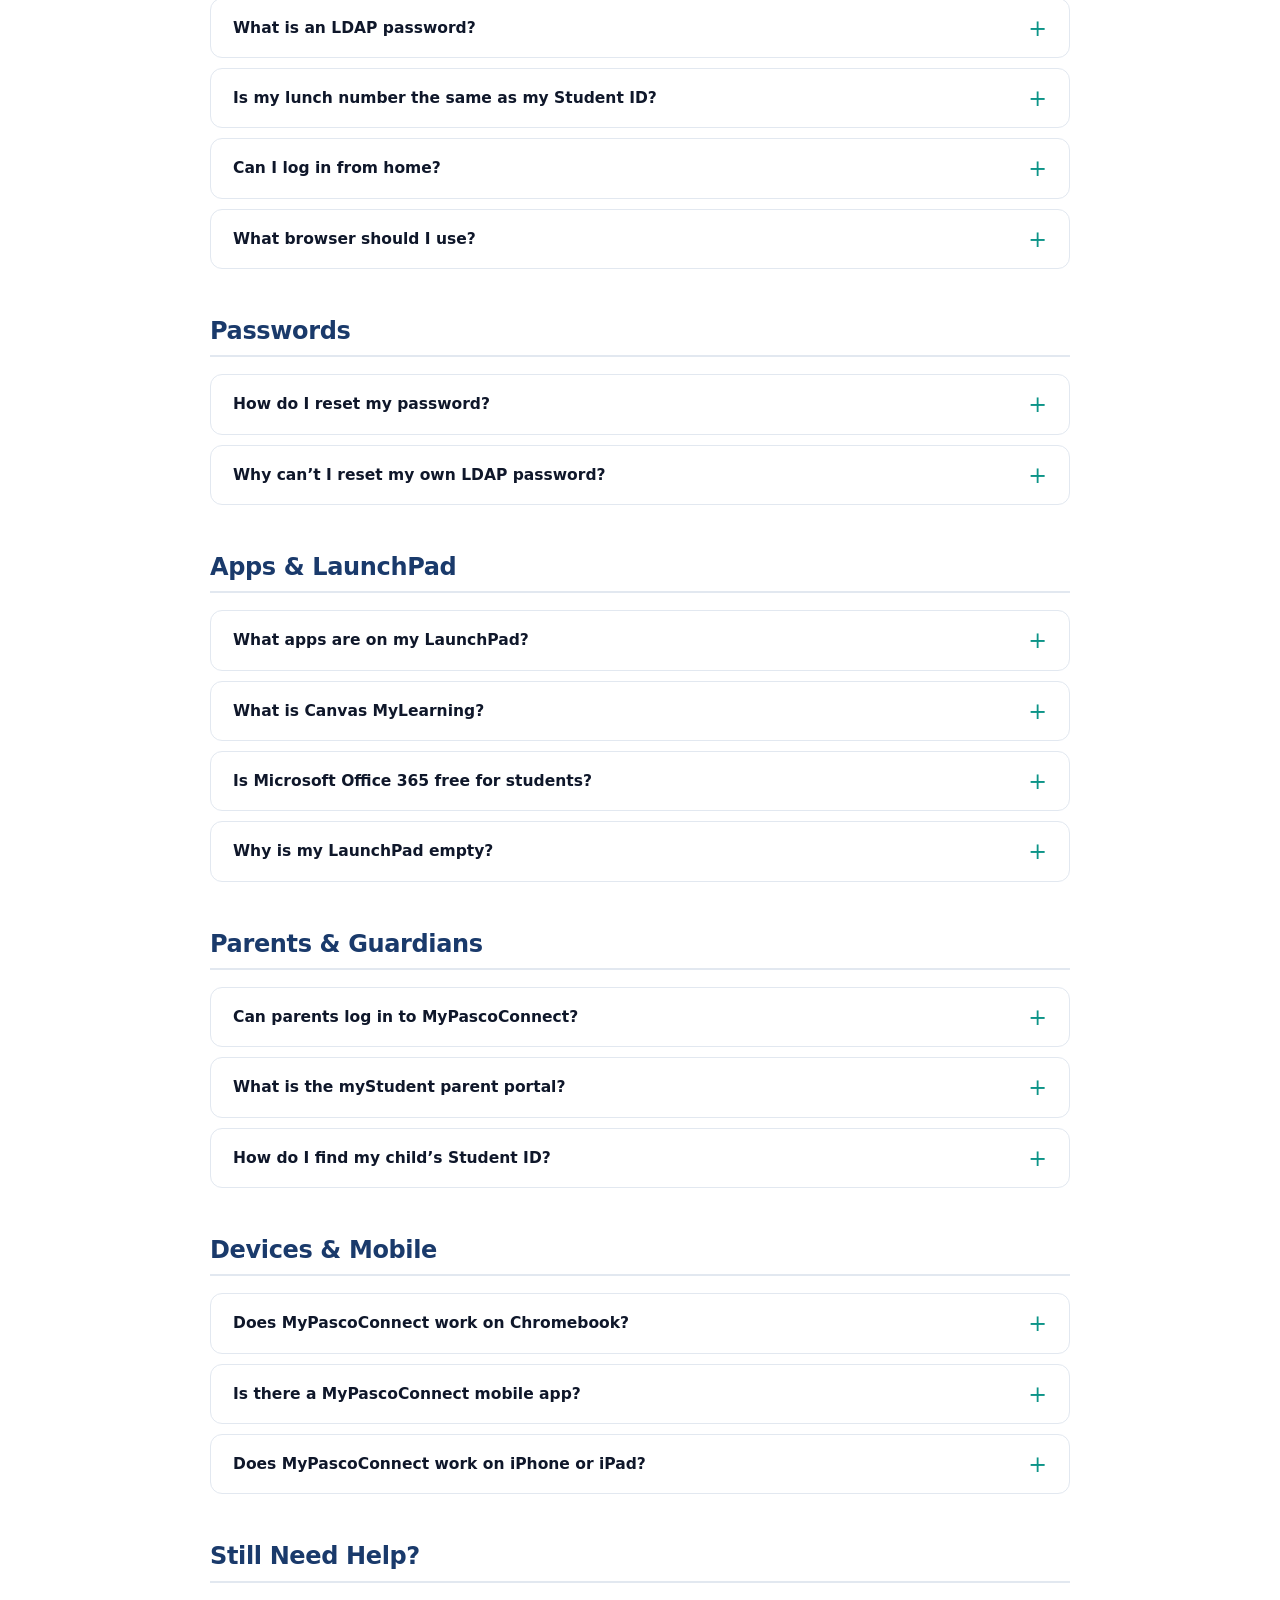
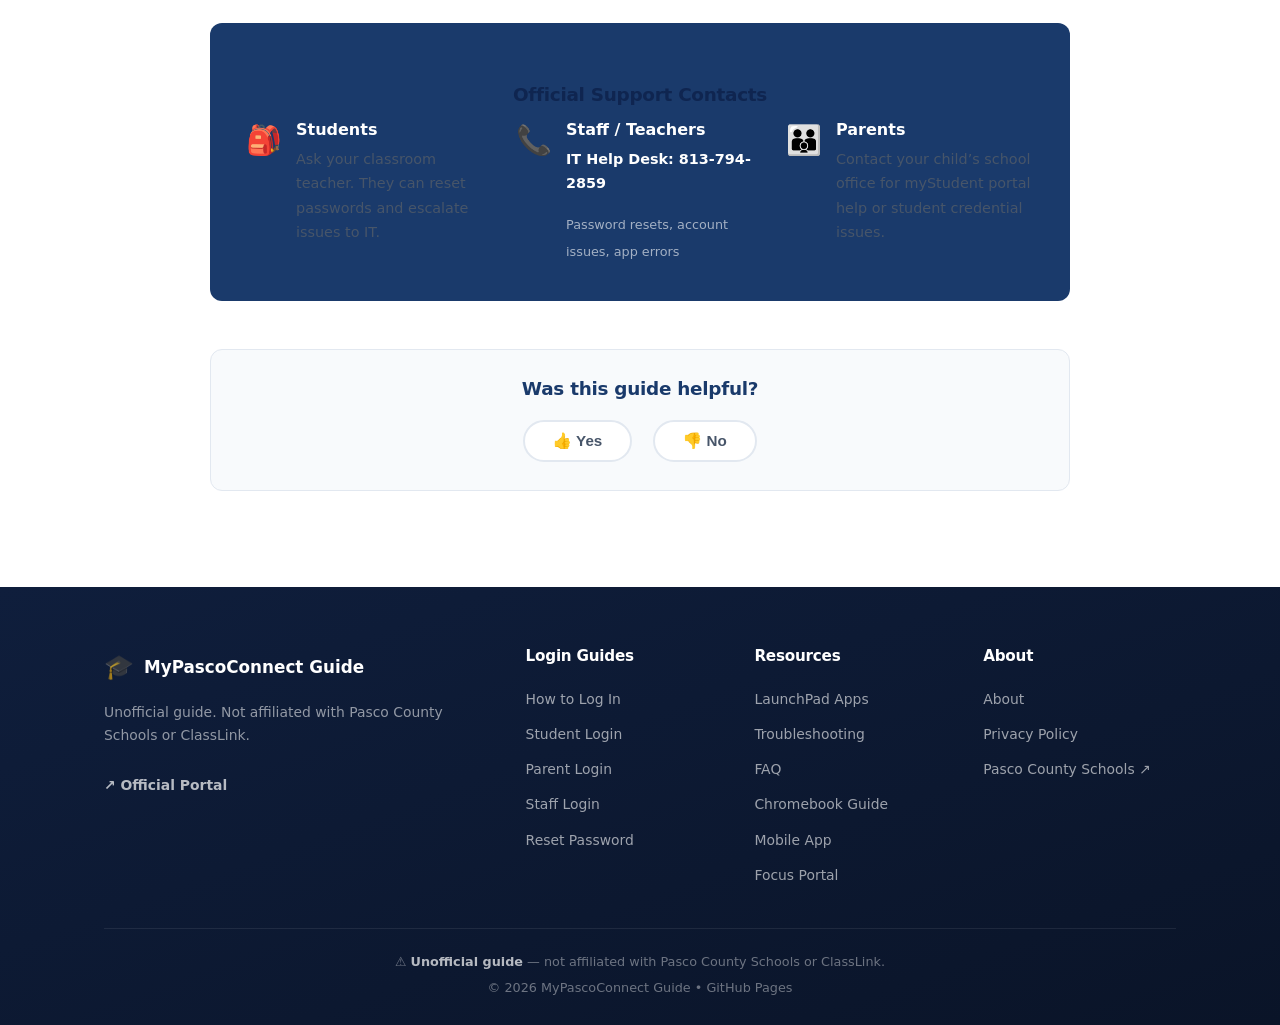
<file: faq.html>
﻿<!DOCTYPE html>
<html lang="en">
<head>
<meta name="google-site-verification" content="11FLm9xiGGDtxdJyM9jgLm7n6e5dTbi9EqXla_tMtXE" />
<meta charset="UTF-8"/><meta name="viewport" content="width=device-width,initial-scale=1"/>
<meta name="description" content="Complete FAQ for MyPascoConnect — 20+ answers about login, passwords, apps, LaunchPad, Canvas, parent portal, Chromebook, mobile access, and more for Pasco County Schools students and families."/>
<meta name="robots" content="index,follow,max-image-preview:large"/>
<link rel="canonical" href="https://thisaliraza.github.io/mypascoconnect/faq.html"/>
<meta property="og:title" content="MyPascoConnect FAQ | 20+ Frequently Asked Questions"/>
<meta property="og:url" content="https://thisaliraza.github.io/mypascoconnect/faq.html"/>
<meta name="twitter:card" content="summary_large_image"/>
<title>MyPascoConnect FAQ | 20+ Frequently Asked Questions for Pasco County Schools</title>
<link rel="stylesheet" href="./assets/css/style.css"/>
<script type="application/ld+json">
{"@context":"https://schema.org","@type":"FAQPage","mainEntity":[
{"@type":"Question","name":"What is MyPascoConnect?","acceptedAnswer":{"@type":"Answer","text":"MyPascoConnect is the Single Sign-On (SSO) portal for Pasco County Schools in Florida, built on the ClassLink platform. One login gives students, teachers, and staff access to Canvas MyLearning, Microsoft Office 365, Teams, digital textbooks, and more from a personalized LaunchPad."}},
{"@type":"Question","name":"Is MyPascoConnect the same as ClassLink?","acceptedAnswer":{"@type":"Answer","text":"Yes. MyPascoConnect is Pasco County Schools' branded name for their ClassLink LaunchPad deployment. ClassLink is the technology company that provides the SSO platform powering MyPascoConnect."}},
{"@type":"Question","name":"What is my MyPascoConnect username?","acceptedAnswer":{"@type":"Answer","text":"Students use their Student ID number — also called their lunch number (usually 6-7 digits) — as their username. Teachers and staff use their district email address (e.g. firstname.lastname@pasco.k12.fl.us)."}},
{"@type":"Question","name":"What is an LDAP password?","acceptedAnswer":{"@type":"Answer","text":"LDAP (Lightweight Directory Access Protocol) is the system Pasco County Schools uses to manage all user accounts. Your LDAP password is assigned by your school and controls access to school computers, the network, and MyPascoConnect. Ask your teacher if you need a reset."}},
{"@type":"Question","name":"What is my lunch number and is it the same as my Student ID?","acceptedAnswer":{"@type":"Answer","text":"Yes. In Pasco County Schools, your lunch number and your Student ID number are the same thing. It is a 6-7 digit number used for your school lunch account and as your MyPascoConnect username."}},
{"@type":"Question","name":"Can I log in to MyPascoConnect from home?","acceptedAnswer":{"@type":"Answer","text":"Yes. MyPascoConnect is available 24/7 from any internet-connected device. Open Google Chrome, go to login.classlink.com/my/dsbpc, and sign in with your Student ID and LDAP password."}},
{"@type":"Question","name":"What browser should I use for MyPascoConnect?","acceptedAnswer":{"@type":"Answer","text":"Google Chrome is the recommended browser for MyPascoConnect and all ClassLink LaunchPad apps. It provides the best compatibility and performance. Safari, Firefox, and Edge may work but are not officially recommended by ClassLink."}},
{"@type":"Question","name":"Does MyPascoConnect work on Chromebook?","acceptedAnswer":{"@type":"Answer","text":"Yes. Chromebooks are the most common student device in Pasco County Schools. MyPascoConnect and all LaunchPad apps work fully on Chrome OS using Google Chrome. School-managed Chromebooks may also have the ClassLink extension pre-installed."}},
{"@type":"Question","name":"Is there a MyPascoConnect mobile app?","acceptedAnswer":{"@type":"Answer","text":"There is no dedicated MyPascoConnect app. Instead, use the ClassLink app — available on iOS (App Store) and Android (Google Play). Log in with your Pasco County Schools credentials to access your LaunchPad on mobile."}},
{"@type":"Question","name":"Can parents log in to MyPascoConnect?","acceptedAnswer":{"@type":"Answer","text":"Parents do not use the student MyPascoConnect ClassLink portal. Instead, parents use the myStudent Parent Portal powered by Focus School Software at pasco.focusschoolsoftware.com, where they can view grades, attendance, and their child's Student ID."}},
{"@type":"Question","name":"What is the myStudent parent portal?","acceptedAnswer":{"@type":"Answer","text":"myStudent is the Pasco County Schools parent portal, powered by Focus School Software. It lets parents and guardians view grades, attendance, class schedules, teacher contact info, and lunch account balances. It is separate from the student ClassLink portal."}},
{"@type":"Question","name":"How do I find my child's Student ID?","acceptedAnswer":{"@type":"Answer","text":"Your child's Student ID number appears on their student ID card, printed report cards, and in the myStudent parent portal under their profile. You can also request it from the school office."}},
{"@type":"Question","name":"How do I reset my MyPascoConnect password?","acceptedAnswer":{"@type":"Answer","text":"Students must ask their classroom teacher to reset their LDAP password. Parents can use the Forgot Password link on the myStudent portal. Staff should call the IT help desk at 813-794-2859."}},
{"@type":"Question","name":"What apps are available on the MyPascoConnect LaunchPad?","acceptedAnswer":{"@type":"Answer","text":"Common LaunchPad apps include Canvas MyLearning, Microsoft Office 365 (Word, Excel, PowerPoint), Microsoft Teams, OneDrive, Focus Gradebook, myStudent, and digital textbooks. Available apps vary by school, grade level, and role."}},
{"@type":"Question","name":"Is Microsoft Office 365 free for Pasco students?","acceptedAnswer":{"@type":"Answer","text":"Yes. Microsoft Office 365 is provided free to all Pasco County Schools students and staff through the district's education agreement with Microsoft. This includes Word, Excel, PowerPoint, Teams, Outlook, and 1TB of OneDrive storage."}},
{"@type":"Question","name":"What is Canvas MyLearning?","acceptedAnswer":{"@type":"Answer","text":"Canvas (branded MyLearning in Pasco) is the Learning Management System used by Pasco County Schools for all coursework. Students submit assignments, check grades, view lesson materials, and communicate with teachers through Canvas."}},
{"@type":"Question","name":"Why is my LaunchPad empty after logging in?","acceptedAnswer":{"@type":"Answer","text":"An empty LaunchPad usually means apps have not yet been assigned to your account, which commonly happens at the start of a new school year. Contact your teacher or school office to have your apps provisioned."}},
{"@type":"Question","name":"What is Single Sign-On (SSO)?","acceptedAnswer":{"@type":"Answer","text":"Single Sign-On means you log in once with one username and password (your ClassLink credentials) and then access multiple apps — Canvas, Office 365, Teams — without signing in to each one separately. MyPascoConnect uses ClassLink to provide SSO."}},
{"@type":"Question","name":"Is MyPascoConnect free to use?","acceptedAnswer":{"@type":"Answer","text":"Yes. MyPascoConnect is a free service provided by Pasco County Schools to all students, teachers, and staff. There is no cost to log in or use any of the LaunchPad apps."}},
{"@type":"Question","name":"What is Focus School Software?","acceptedAnswer":{"@type":"Answer","text":"Focus School Software is the Student Information System (SIS) used by Pasco County Schools. It powers the grade book, attendance tracking, class schedules, and the myStudent parent portal. It is separate from ClassLink/MyPascoConnect."}}
]}
</script>
</head>
<body>
<a class="skip-link" href="#main">Skip to main content</a>
<header class="navbar" role="banner"><div class="nav-inner">
  <a class="logo" href="./index.html"><span class="logo-icon">&#127891;</span><span class="logo-text">MyPascoConnect Guide<span>Login Guide &amp; Resources</span></span></a>
  <nav aria-label="Main navigation"><ul class="nav-links">
    <li><a href="./index.html">Home</a></li><li><a href="./student-login.html">Student Login</a></li>
    <li><a href="./parent-login.html">Parent Login</a></li><li><a href="./staff-login.html">Staff Login</a></li>
    <li><a href="./reset-password.html">Reset Password</a></li><li><a href="./apps.html">Apps</a></li>
    <li><a href="./troubleshooting.html">Help</a></li><li><a href="./faq.html" class="active">FAQ</a></li>
    <li><a href="https://login.classlink.com/my/dsbpc" class="btn-portal" target="_blank" rel="nofollow noopener">Official Portal &#8599;</a></li>
  </ul></nav>
  <button class="hamburger" aria-label="Toggle navigation" aria-expanded="false">&#9776;</button>
</div></header>
<nav class="breadcrumb" aria-label="Breadcrumb"><ol><li><a href="./index.html">Home</a></li><li><span aria-current="page">FAQ</span></li></ol></nav>
<section class="page-hero"><div class="container">
  <h1>MyPascoConnect Frequently Asked Questions</h1>
  <p>20+ answers for Pasco County Schools students, parents, teachers, and staff &#8212; covering login, passwords, apps, Chromebook, mobile access, and more.</p>
</div></section>
<main id="main"><div class="section"><div class="container"><div class="page-content">

  <p class="disclaimer"><strong>Unofficial guide.</strong> Not affiliated with Pasco County Schools or ClassLink. For official support, contact your school or IT help desk (813-794-2859).</p>

  <h2>General Questions</h2>
  <div class="accordion-list">
    <details class="acc-item"><summary>What is MyPascoConnect?</summary><div class="acc-body"><p><strong>MyPascoConnect</strong> is the official <strong>Single Sign-On (SSO) portal</strong> for Pasco County Schools in Florida, built on the <strong>ClassLink</strong> platform. One login gives students, teachers, and staff access to Canvas MyLearning, Microsoft Office 365, Teams, digital textbooks, and more from a personalized LaunchPad.</p></div></details>
    <details class="acc-item"><summary>Is MyPascoConnect the same as ClassLink?</summary><div class="acc-body"><p>Yes. MyPascoConnect is Pasco County Schools&#8217; branded name for their <strong>ClassLink LaunchPad</strong> deployment. ClassLink is the technology company that provides the SSO platform. When you log in to MyPascoConnect, you are logging into ClassLink&#8217;s system.</p></div></details>
    <details class="acc-item"><summary>Is MyPascoConnect free?</summary><div class="acc-body"><p>Yes. MyPascoConnect is provided free of charge to all Pasco County Schools students, teachers, and staff. There is no cost to sign in or use any of the apps on the LaunchPad.</p></div></details>
    <details class="acc-item"><summary>What is Single Sign-On (SSO)?</summary><div class="acc-body"><p>SSO means you log in <strong>once</strong> with one username and password, and then access multiple apps &#8212; Canvas, Office 365, Teams &#8212; without signing in to each one separately. MyPascoConnect uses ClassLink to provide SSO, saving time and reducing password fatigue.</p></div></details>
  </div>

  <h2>Login &amp; Credentials</h2>
  <div class="accordion-list">
    <details class="acc-item"><summary>What is my MyPascoConnect username?</summary><div class="acc-body"><p><strong>Students:</strong> Your username is your <strong>Student ID number</strong> (also called your lunch number) &#8212; usually 6&#8211;7 digits. Find it on your student ID card, report card, or ask your teacher.<br/><strong>Staff/Teachers:</strong> Your username is your district email address (e.g. firstname.lastname@pasco.k12.fl.us).</p></div></details>
    <details class="acc-item"><summary>What is an LDAP password?</summary><div class="acc-body"><p>LDAP (Lightweight Directory Access Protocol) is the secure network system Pasco County Schools uses to manage all user accounts. Your <strong>LDAP password</strong> is assigned by your school and controls access to school computers, the network, and MyPascoConnect. Ask your teacher if you need a reset &#8212; students cannot self-reset this password.</p></div></details>
    <details class="acc-item"><summary>Is my lunch number the same as my Student ID?</summary><div class="acc-body"><p>Yes. In Pasco County Schools, your <strong>lunch number</strong> and <strong>Student ID number</strong> are the same number &#8212; a unique 6&#8211;7 digit identifier used for school lunch, your student record, and as your MyPascoConnect username.</p></div></details>
    <details class="acc-item"><summary>Can I log in from home?</summary><div class="acc-body"><p>Yes. MyPascoConnect is accessible 24 hours a day, 7 days a week from any internet-connected device. Open Google Chrome, go to <a href="https://login.classlink.com/my/dsbpc" rel="nofollow noopener" target="_blank">login.classlink.com/my/dsbpc</a>, and sign in with your credentials.</p></div></details>
    <details class="acc-item"><summary>What browser should I use?</summary><div class="acc-body"><p><strong>Google Chrome</strong> is the recommended browser. It provides the best compatibility with ClassLink and all LaunchPad apps. Safari, Firefox, and Edge may work but can cause issues with some apps.</p></div></details>
  </div>

  <h2>Passwords</h2>
  <div class="accordion-list">
    <details class="acc-item"><summary>How do I reset my password?</summary><div class="acc-body"><p>Password reset depends on your role:<br/><strong>Students:</strong> Ask your classroom teacher &#8212; they can reset your LDAP password through the admin system.<br/><strong>Parents:</strong> Use the &#8220;Forgot Password&#8221; link on the myStudent portal.<br/><strong>Staff:</strong> Call the IT help desk at <strong>813-794-2859</strong>.<br/>See our <a href="./reset-password.html">password reset guide</a> for detailed steps.</p></div></details>
    <details class="acc-item"><summary>Why can&#8217;t I reset my own LDAP password?</summary><div class="acc-body"><p>The LDAP system is a centralized district directory controlled by Pasco County Schools IT. Student accounts are restricted for security. Only teachers and administrators can reset student passwords to protect the integrity of student data.</p></div></details>
  </div>

  <h2>Apps &amp; LaunchPad</h2>
  <div class="accordion-list">
    <details class="acc-item"><summary>What apps are on my LaunchPad?</summary><div class="acc-body"><p>Common apps include: <strong>Canvas MyLearning</strong>, <strong>Microsoft Office 365</strong> (Word, Excel, PowerPoint), <strong>Microsoft Teams</strong>, <strong>OneDrive</strong>, <strong>Focus Gradebook</strong>, digital textbooks, and other district-approved tools. Your specific apps depend on your school, grade level, and role.</p></div></details>
    <details class="acc-item"><summary>What is Canvas MyLearning?</summary><div class="acc-body"><p>Canvas (branded <strong>MyLearning</strong> in Pasco County Schools) is the district&#8217;s Learning Management System (LMS). Students submit assignments, check grades, view course materials, join discussions, and message teachers through Canvas.</p></div></details>
    <details class="acc-item"><summary>Is Microsoft Office 365 free for students?</summary><div class="acc-body"><p>Yes. Microsoft Office 365 &#8212; including Word, Excel, PowerPoint, Teams, Outlook, and 1TB OneDrive storage &#8212; is <strong>free for all Pasco County Schools students and staff</strong> through the district&#8217;s Microsoft Education agreement.</p></div></details>
    <details class="acc-item"><summary>Why is my LaunchPad empty?</summary><div class="acc-body"><p>An empty LaunchPad usually means apps have not yet been assigned to your account. This commonly happens at the start of a new school year. Contact your teacher or school office to have your apps provisioned. It can take 1&#8211;2 school days.</p></div></details>
  </div>

  <h2>Parents &amp; Guardians</h2>
  <div class="accordion-list">
    <details class="acc-item"><summary>Can parents log in to MyPascoConnect?</summary><div class="acc-body"><p>No. Parents use a separate system called <strong>myStudent</strong> (Focus School Software) at pasco.focusschoolsoftware.com. This shows grades, attendance, class schedule, and your child&#8217;s Student ID. It is completely separate from the student ClassLink portal.</p></div></details>
    <details class="acc-item"><summary>What is the myStudent parent portal?</summary><div class="acc-body"><p>myStudent is the Pasco County Schools parent portal powered by <strong>Focus School Software</strong>. Parents can view their child&#8217;s grades, GPA, attendance record, class schedule, teacher contacts, and lunch account balance. See our <a href="./parent-login.html">parent login guide</a>.</p></div></details>
    <details class="acc-item"><summary>How do I find my child&#8217;s Student ID?</summary><div class="acc-body"><p>Your child&#8217;s Student ID appears on their student ID card, printed report cards, and in the myStudent parent portal under their profile. You can also request it from the school office.</p></div></details>
  </div>

  <h2>Devices &amp; Mobile</h2>
  <div class="accordion-list">
    <details class="acc-item"><summary>Does MyPascoConnect work on Chromebook?</summary><div class="acc-body"><p>Yes. Chromebooks with Google Chrome are the most popular student devices in Pasco County Schools. All LaunchPad apps work fully on Chrome OS. See our <a href="./chromebook.html">Chromebook guide</a>.</p></div></details>
    <details class="acc-item"><summary>Is there a MyPascoConnect mobile app?</summary><div class="acc-body"><p>There is no dedicated MyPascoConnect app. Instead, download the <strong>ClassLink</strong> app from the iOS App Store or Google Play. Log in with your Pasco County Schools credentials to access your LaunchPad on your phone or tablet. See our <a href="./mobile-app.html">mobile app guide</a>.</p></div></details>
    <details class="acc-item"><summary>Does MyPascoConnect work on iPhone or iPad?</summary><div class="acc-body"><p>Yes. Download the ClassLink app from the Apple App Store. You can also use Safari or Chrome on iOS to access the portal, though the app provides a better experience.</p></div></details>
  </div>

  <h2>Still Need Help?</h2>
  <div class="contact-box">
    <h3>Official Support Contacts</h3>
    <div class="contact-grid">
      <div class="contact-item"><span class="contact-icon">&#127890;</span><div><strong>Students</strong><p>Ask your classroom teacher. They can reset passwords and escalate issues to IT.</p></div></div>
      <div class="contact-item"><span class="contact-icon">&#128222;</span><div><strong>Staff / Teachers</strong><p><strong>IT Help Desk: 813-794-2859</strong></p><small>Password resets, account issues, app errors</small></div></div>
      <div class="contact-item"><span class="contact-icon">&#128106;</span><div><strong>Parents</strong><p>Contact your child&#8217;s school office for myStudent portal help or student credential issues.</p></div></div>
    </div>
  </div>

</div></div></div></main>
<footer class="footer" role="contentinfo"><div class="container"><div class="footer-grid">
  <div class="footer-col"><div class="footer-logo"><span class="logo-icon">&#127891;</span><b>MyPascoConnect Guide</b></div><p>Unofficial guide. Not affiliated with Pasco County Schools or ClassLink.</p><a href="https://login.classlink.com/my/dsbpc" rel="nofollow noopener" target="_blank" style="color:rgba(255,255,255,.7);font-size:.87rem;font-weight:600">&#8599; Official Portal</a></div>
  <div class="footer-col"><h4>Login Guides</h4><ul><li><a href="./index.html">How to Log In</a></li><li><a href="./student-login.html">Student Login</a></li><li><a href="./parent-login.html">Parent Login</a></li><li><a href="./staff-login.html">Staff Login</a></li><li><a href="./reset-password.html">Reset Password</a></li></ul></div>
  <div class="footer-col"><h4>Resources</h4><ul><li><a href="./apps.html">LaunchPad Apps</a></li><li><a href="./troubleshooting.html">Troubleshooting</a></li><li><a href="./faq.html">FAQ</a></li><li><a href="./chromebook.html">Chromebook Guide</a></li><li><a href="./mobile-app.html">Mobile App</a></li><li><a href="./focus-parent-portal.html">Focus Portal</a></li></ul></div>
  <div class="footer-col"><h4>About</h4><ul><li><a href="./about.html">About</a></li><li><a href="./privacy-policy.html">Privacy Policy</a></li><li><a href="https://www.pasco.k12.fl.us/" rel="noopener" target="_blank">Pasco County Schools &#8599;</a></li></ul></div>
</div><div class="footer-bottom"><p>&#9888; <strong>Unofficial guide</strong> &mdash; not affiliated with Pasco County Schools or ClassLink.</p><p>&copy; 2026 MyPascoConnect Guide &bull; GitHub Pages</p></div></div></footer>
<button class="back-to-top" aria-label="Back to top">&#8679;</button><script src="./assets/js/main.js"></script>
</body></html>
</file>
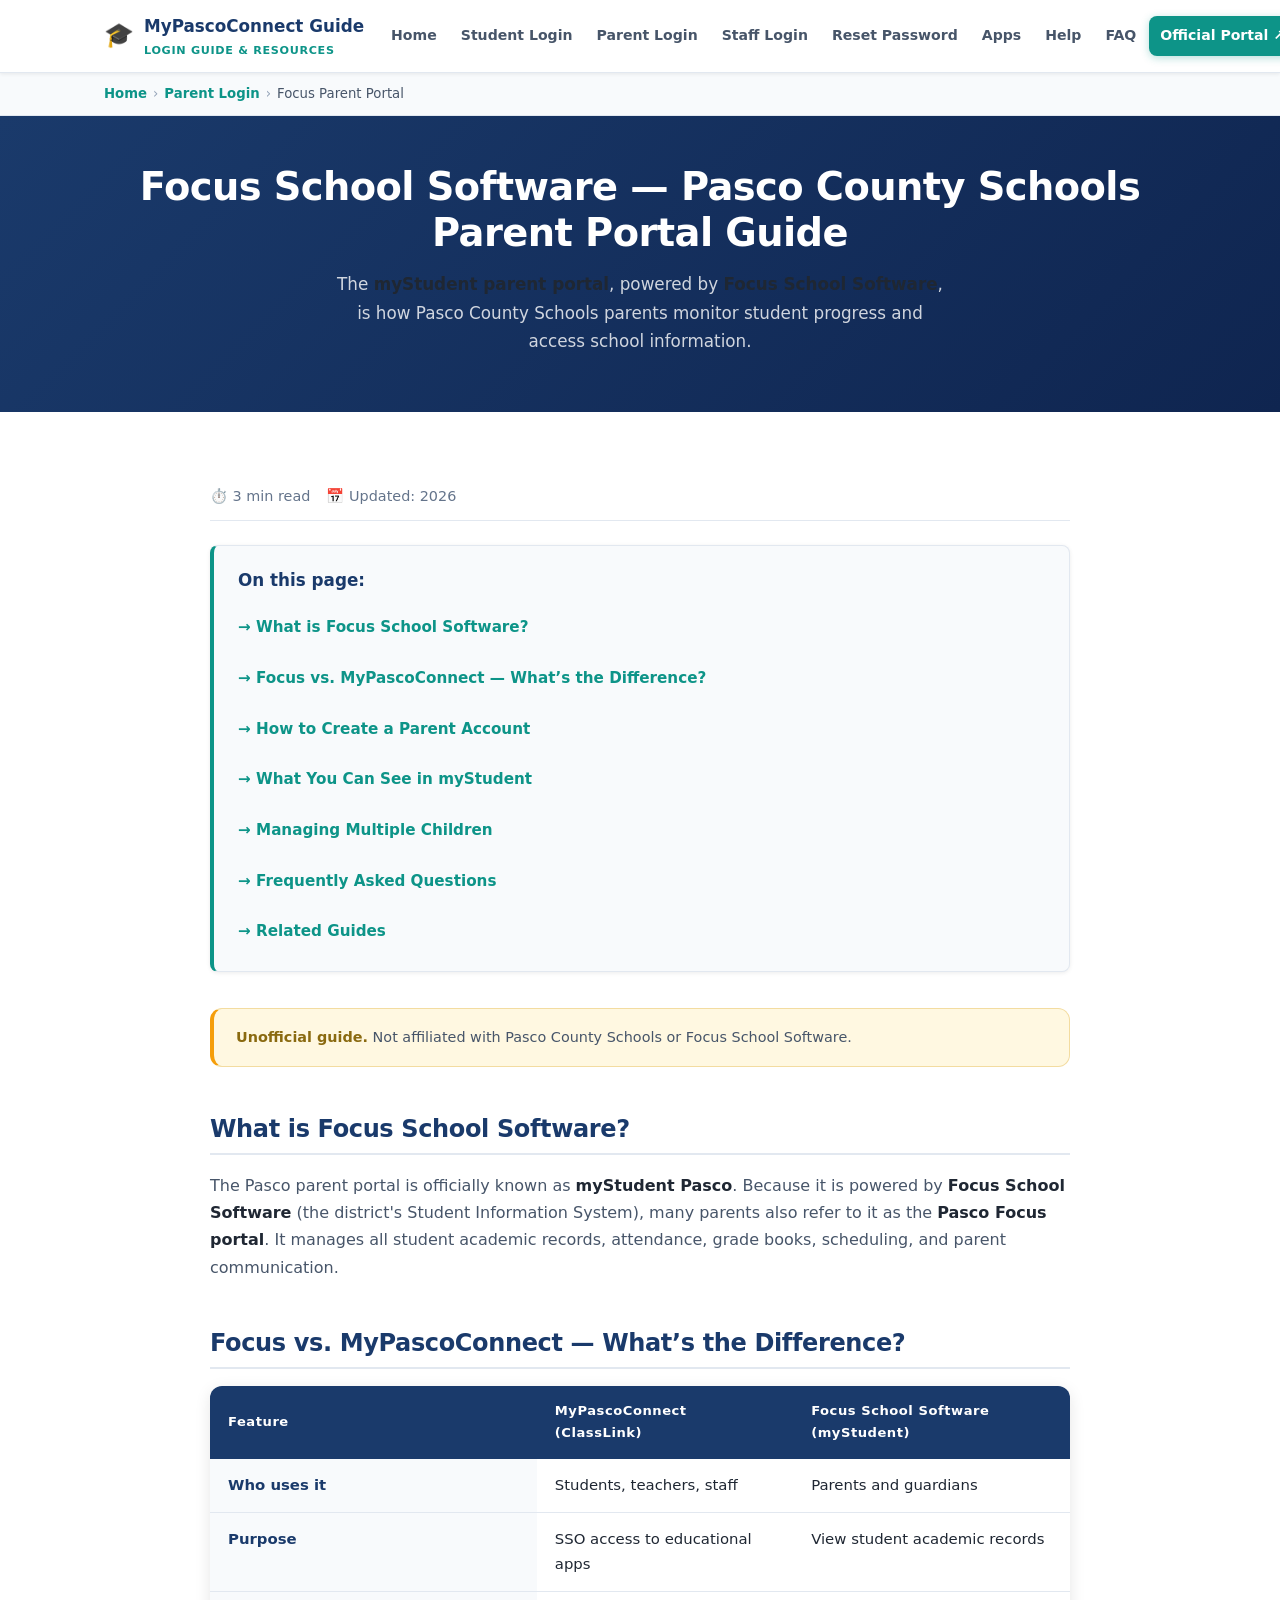
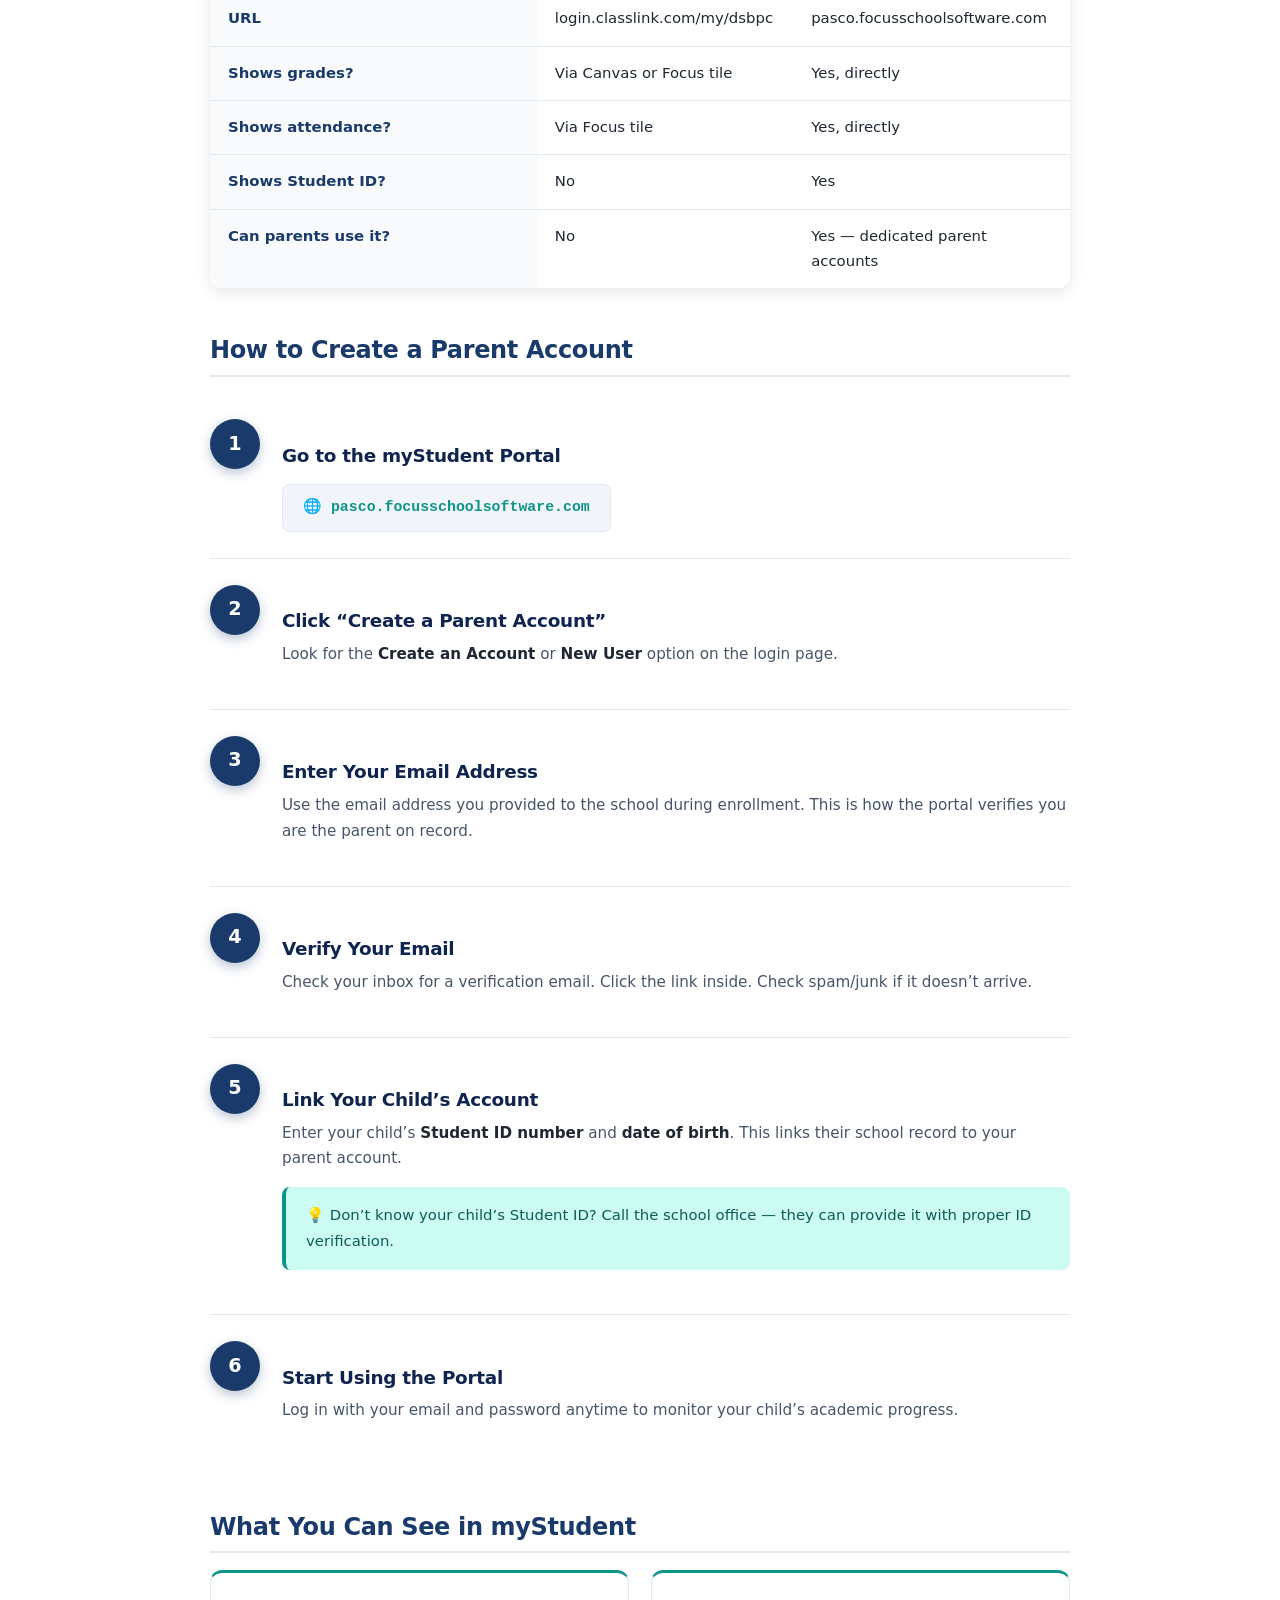
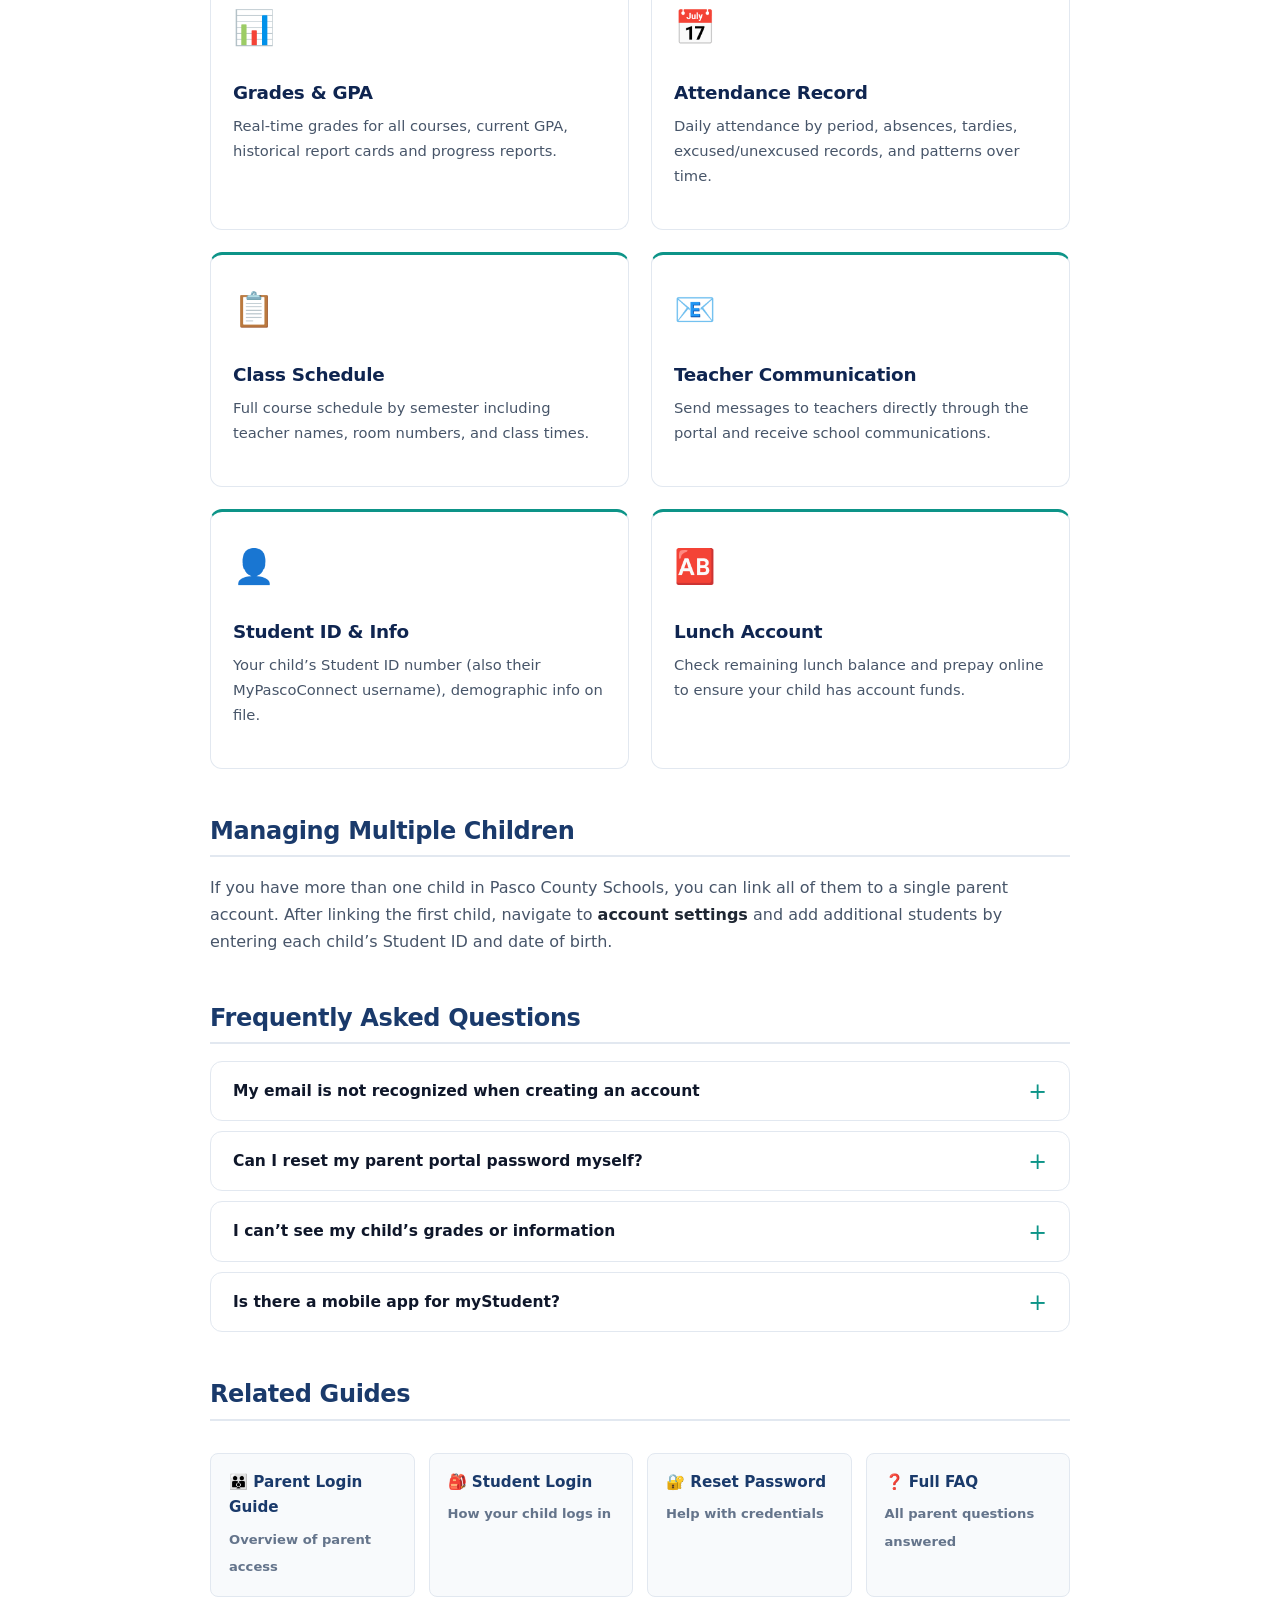
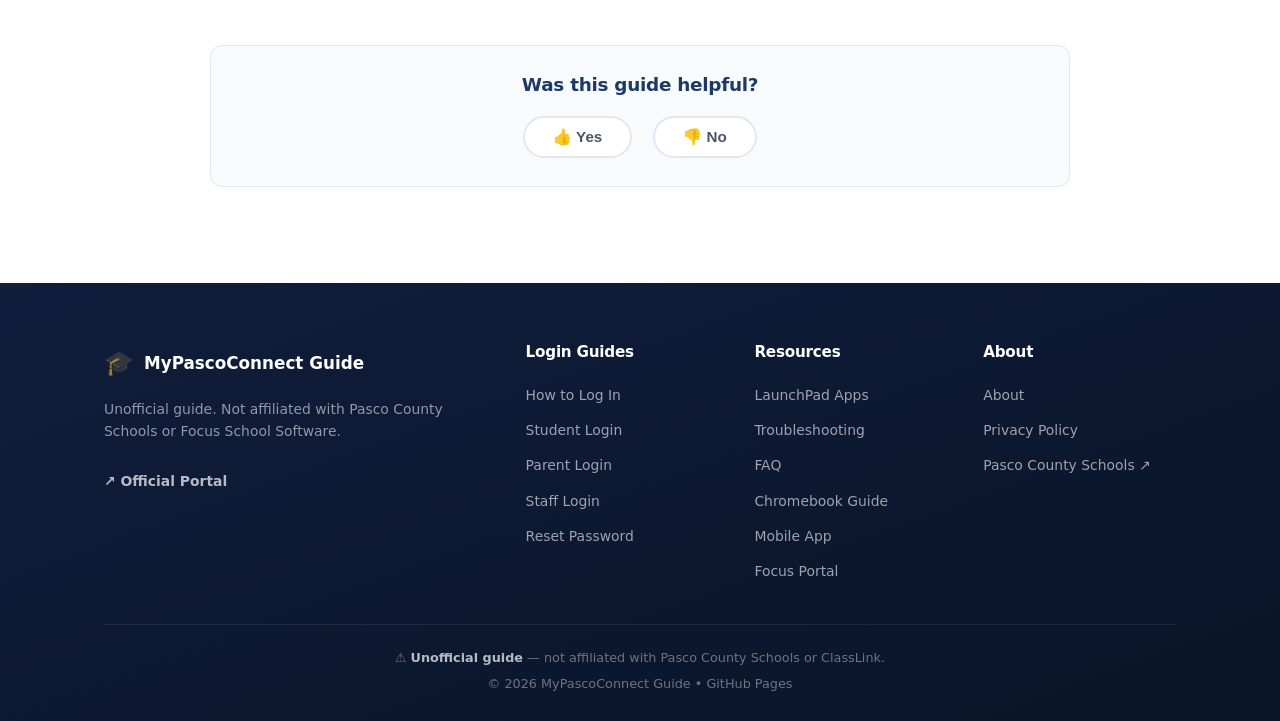
<file: focus-parent-portal.html>
﻿<!DOCTYPE html>
<html lang="en">
<head>
<meta name="google-site-verification" content="11FLm9xiGGDtxdJyM9jgLm7n6e5dTbi9EqXla_tMtXE" />
<meta charset="UTF-8"/><meta name="viewport" content="width=device-width,initial-scale=1"/>
<meta name="description" content="How to use Focus School Software (myStudent) as a parent in Pasco County Schools. View grades, attendance, class schedule, and retrieve your child's MyPascoConnect login credentials through the parent portal."/>
<meta name="robots" content="index,follow,max-image-preview:large"/>
<link rel="canonical" href="https://thisaliraza.github.io/mypascoconnect/focus-parent-portal.html"/>
<meta property="og:title" content="Focus School Software Parent Portal | Pasco County Schools myStudent Guide"/>
<meta property="og:url" content="https://thisaliraza.github.io/mypascoconnect/focus-parent-portal.html"/>
<meta name="twitter:card" content="summary_large_image"/>
<title>Focus School Software Parent Portal | Pasco County Schools myStudent Guide 2026</title>
<link rel="stylesheet" href="./assets/css/style.css"/>
<script type="application/ld+json">
{"@context":"https://schema.org","@graph":[
{"@type":"WebPage","url":"https://thisaliraza.github.io/mypascoconnect/focus-parent-portal.html","name":"Focus School Software Parent Portal Guide","breadcrumb":{"@type":"BreadcrumbList","itemListElement":[{"@type":"ListItem","position":1,"name":"Home","item":"https://thisaliraza.github.io/mypascoconnect/"},{"@type":"ListItem","position":2,"name":"Focus Parent Portal"}]}},
{"@type":"FAQPage","mainEntity":[
{"@type":"Question","name":"What is Focus School Software?","acceptedAnswer":{"@type":"Answer","text":"Focus School Software is the Student Information System (SIS) used by Pasco County Schools. It powers the district's grade book, attendance tracking, class schedules, parent communication, and the myStudent parent portal."}},
{"@type":"Question","name":"What is the myStudent parent portal URL for Pasco County Schools?","acceptedAnswer":{"@type":"Answer","text":"The Pasco County Schools myStudent parent portal is at pasco.focusschoolsoftware.com. You can also search for 'myStudent Pasco' to find the link."}},
{"@type":"Question","name":"How is Focus School Software different from MyPascoConnect?","acceptedAnswer":{"@type":"Answer","text":"MyPascoConnect (ClassLink) is the student Single Sign-On portal for accessing educational apps like Canvas and Office 365. Focus School Software is the district's Student Information System â€” it manages grades, attendance, and parent communication through the myStudent portal."}}]}
]}
</script>
</head>
<body>
<a class="skip-link" href="#main">Skip to main content</a>
<header class="navbar" role="banner"><div class="nav-inner">
  <a class="logo" href="./index.html"><span class="logo-icon">&#127891;</span><span class="logo-text">MyPascoConnect Guide<span>Login Guide &amp; Resources</span></span></a>
  <nav aria-label="Main navigation"><ul class="nav-links">
    <li><a href="./index.html">Home</a></li><li><a href="./student-login.html">Student Login</a></li>
    <li><a href="./parent-login.html">Parent Login</a></li><li><a href="./staff-login.html">Staff Login</a></li>
    <li><a href="./reset-password.html">Reset Password</a></li><li><a href="./apps.html">Apps</a></li>
    <li><a href="./troubleshooting.html">Help</a></li><li><a href="./faq.html">FAQ</a></li>
    <li><a href="https://login.classlink.com/my/dsbpc" class="btn-portal" target="_blank" rel="nofollow noopener">Official Portal &#8599;</a></li>
  </ul></nav>
  <button class="hamburger" aria-label="Toggle navigation" aria-expanded="false">&#9776;</button>
</div></header>
<nav class="breadcrumb" aria-label="Breadcrumb"><ol><li><a href="./index.html">Home</a></li><li><a href="./parent-login.html">Parent Login</a></li><li><span aria-current="page">Focus Parent Portal</span></li></ol></nav>
<section class="page-hero"><div class="container">
  <h1>Focus School Software &#8212; Pasco County Schools Parent Portal Guide</h1>
  <p>The <strong>myStudent parent portal</strong>, powered by <strong>Focus School Software</strong>, is how Pasco County Schools parents monitor student progress and access school information.</p>
</div></section>
<main id="main"><div class="section"><div class="container"><div class="page-content">

  <p class="disclaimer"><strong>Unofficial guide.</strong> Not affiliated with Pasco County Schools or Focus School Software.</p>

  <h2>What is Focus School Software?</h2>
  <p>The Pasco parent portal is officially known as <strong>myStudent Pasco</strong>. Because it is powered by <strong>Focus School Software</strong> (the district's Student Information System), many parents also refer to it as the <strong>Pasco Focus portal</strong>. It manages all student academic records, attendance, grade books, scheduling, and parent communication.</p>

  <h2>Focus vs. MyPascoConnect &#8212; What&#8217;s the Difference?</h2>
  <div class="ref-table-wrap" style="margin-top:16px">
    <table class="ref-table">
      <thead><tr><th>Feature</th><th>MyPascoConnect (ClassLink)</th><th>Focus School Software (myStudent)</th></tr></thead>
      <tbody>
        <tr><td>Who uses it</td><td>Students, teachers, staff</td><td>Parents and guardians</td></tr>
        <tr><td>Purpose</td><td>SSO access to educational apps</td><td>View student academic records</td></tr>
        <tr><td>URL</td><td>login.classlink.com/my/dsbpc</td><td>pasco.focusschoolsoftware.com</td></tr>
        <tr><td>Shows grades?</td><td>Via Canvas or Focus tile</td><td>Yes, directly</td></tr>
        <tr><td>Shows attendance?</td><td>Via Focus tile</td><td>Yes, directly</td></tr>
        <tr><td>Shows Student ID?</td><td>No</td><td>Yes</td></tr>
        <tr><td>Can parents use it?</td><td>No</td><td>Yes &#8212; dedicated parent accounts</td></tr>
      </tbody>
    </table>
  </div>

  <h2>How to Create a Parent Account</h2>
  <div class="steps">
    <div class="step"><div class="step-num">1</div><div class="step-body"><h3>Go to the myStudent Portal</h3><a href="https://pasco.focusschoolsoftware.com" class="link-box" target="_blank" rel="nofollow noopener">&#127760; pasco.focusschoolsoftware.com</a></div></div>
    <div class="step"><div class="step-num">2</div><div class="step-body"><h3>Click &#8220;Create a Parent Account&#8221;</h3><p>Look for the <strong>Create an Account</strong> or <strong>New User</strong> option on the login page.</p></div></div>
    <div class="step"><div class="step-num">3</div><div class="step-body"><h3>Enter Your Email Address</h3><p>Use the email address you provided to the school during enrollment. This is how the portal verifies you are the parent on record.</p></div></div>
    <div class="step"><div class="step-num">4</div><div class="step-body"><h3>Verify Your Email</h3><p>Check your inbox for a verification email. Click the link inside. Check spam/junk if it doesn&#8217;t arrive.</p></div></div>
    <div class="step"><div class="step-num">5</div><div class="step-body"><h3>Link Your Child&#8217;s Account</h3><p>Enter your child&#8217;s <strong>Student ID number</strong> and <strong>date of birth</strong>. This links their school record to your parent account.<div class="box box-tip" style="margin-top:10px">&#128161; Don&#8217;t know your child&#8217;s Student ID? Call the school office &#8212; they can provide it with proper ID verification.</div></p></div></div>
    <div class="step"><div class="step-num">6</div><div class="step-body"><h3>Start Using the Portal</h3><p>Log in with your email and password anytime to monitor your child&#8217;s academic progress.</p></div></div>
  </div>

  <h2>What You Can See in myStudent</h2>
  <div class="features-grid" style="margin-top:16px">
    <div class="feature-card"><div class="feature-icon">&#128202;</div><h3>Grades &amp; GPA</h3><p>Real-time grades for all courses, current GPA, historical report cards and progress reports.</p></div>
    <div class="feature-card"><div class="feature-icon">&#128197;</div><h3>Attendance Record</h3><p>Daily attendance by period, absences, tardies, excused/unexcused records, and patterns over time.</p></div>
    <div class="feature-card"><div class="feature-icon">&#128203;</div><h3>Class Schedule</h3><p>Full course schedule by semester including teacher names, room numbers, and class times.</p></div>
    <div class="feature-card"><div class="feature-icon">&#128231;</div><h3>Teacher Communication</h3><p>Send messages to teachers directly through the portal and receive school communications.</p></div>
    <div class="feature-card"><div class="feature-icon">&#128100;</div><h3>Student ID &amp; Info</h3><p>Your child&#8217;s Student ID number (also their MyPascoConnect username), demographic info on file.</p></div>
    <div class="feature-card"><div class="feature-icon">&#127374;</div><h3>Lunch Account</h3><p>Check remaining lunch balance and prepay online to ensure your child has account funds.</p></div>
  </div>

  <h2>Managing Multiple Children</h2>
  <p>If you have more than one child in Pasco County Schools, you can link all of them to a single parent account. After linking the first child, navigate to <strong>account settings</strong> and add additional students by entering each child&#8217;s Student ID and date of birth.</p>

  <h2>Frequently Asked Questions</h2>
  <div class="accordion-list">
    <details class="acc-item"><summary>My email is not recognized when creating an account</summary><div class="acc-body"><p>Your email must match what the school has on file from enrollment. If you used a different email or it has changed, contact your child&#8217;s school office to update the record before trying again.</p></div></details>
    <details class="acc-item"><summary>Can I reset my parent portal password myself?</summary><div class="acc-body"><p>Yes. Click <strong>Forgot Password</strong> on the myStudent login page and a reset link will be emailed to your registered address. If your email has changed, contact the school office.</p></div></details>
    <details class="acc-item"><summary>I can&#8217;t see my child&#8217;s grades or information</summary><div class="acc-body"><p>This may happen if: (1) the Student ID or date of birth entered during linking was incorrect, (2) your account needs to be manually approved by the school, or (3) your child&#8217;s records have not been set up yet. Contact the school office for help.</p></div></details>
    <details class="acc-item"><summary>Is there a mobile app for myStudent?</summary><div class="acc-body"><p>Focus School Software has a mobile-friendly web portal. The website works well on iOS and Android browsers. Search the App Store or Google Play for any official Focus School Software or myStudent Pasco app for a potential native experience.</p></div></details>
  </div>

  <h2>Related Guides</h2>
  <div class="internal-links-grid">
    <a href="./parent-login.html" class="il-card"><strong>&#128106; Parent Login Guide</strong><span>Overview of parent access</span></a>
    <a href="./student-login.html" class="il-card"><strong>&#127890; Student Login</strong><span>How your child logs in</span></a>
    <a href="./reset-password.html" class="il-card"><strong>&#128272; Reset Password</strong><span>Help with credentials</span></a>
    <a href="./faq.html" class="il-card"><strong>&#10067; Full FAQ</strong><span>All parent questions answered</span></a>
  </div>

</div></div></div></main>
<footer class="footer" role="contentinfo"><div class="container"><div class="footer-grid">
  <div class="footer-col"><div class="footer-logo"><span class="logo-icon">&#127891;</span><b>MyPascoConnect Guide</b></div><p>Unofficial guide. Not affiliated with Pasco County Schools or Focus School Software.</p><a href="https://login.classlink.com/my/dsbpc" rel="nofollow noopener" target="_blank" style="color:rgba(255,255,255,.7);font-size:.87rem;font-weight:600">&#8599; Official Portal</a></div>
  <div class="footer-col"><h4>Login Guides</h4><ul><li><a href="./index.html">How to Log In</a></li><li><a href="./student-login.html">Student Login</a></li><li><a href="./parent-login.html">Parent Login</a></li><li><a href="./staff-login.html">Staff Login</a></li><li><a href="./reset-password.html">Reset Password</a></li></ul></div>
  <div class="footer-col"><h4>Resources</h4><ul><li><a href="./apps.html">LaunchPad Apps</a></li><li><a href="./troubleshooting.html">Troubleshooting</a></li><li><a href="./faq.html">FAQ</a></li><li><a href="./chromebook.html">Chromebook Guide</a></li><li><a href="./mobile-app.html">Mobile App</a></li><li><a href="./focus-parent-portal.html">Focus Portal</a></li></ul></div>
  <div class="footer-col"><h4>About</h4><ul><li><a href="./about.html">About</a></li><li><a href="./privacy-policy.html">Privacy Policy</a></li><li><a href="https://www.pasco.k12.fl.us/" rel="noopener" target="_blank">Pasco County Schools &#8599;</a></li></ul></div>
</div><div class="footer-bottom"><p>&#9888; <strong>Unofficial guide</strong> &mdash; not affiliated with Pasco County Schools or ClassLink.</p><p>&copy; 2026 MyPascoConnect Guide &bull; GitHub Pages</p></div></div></footer>
<button class="back-to-top" aria-label="Back to top">&#8679;</button><script src="./assets/js/main.js"></script>
</body></html>
</file>
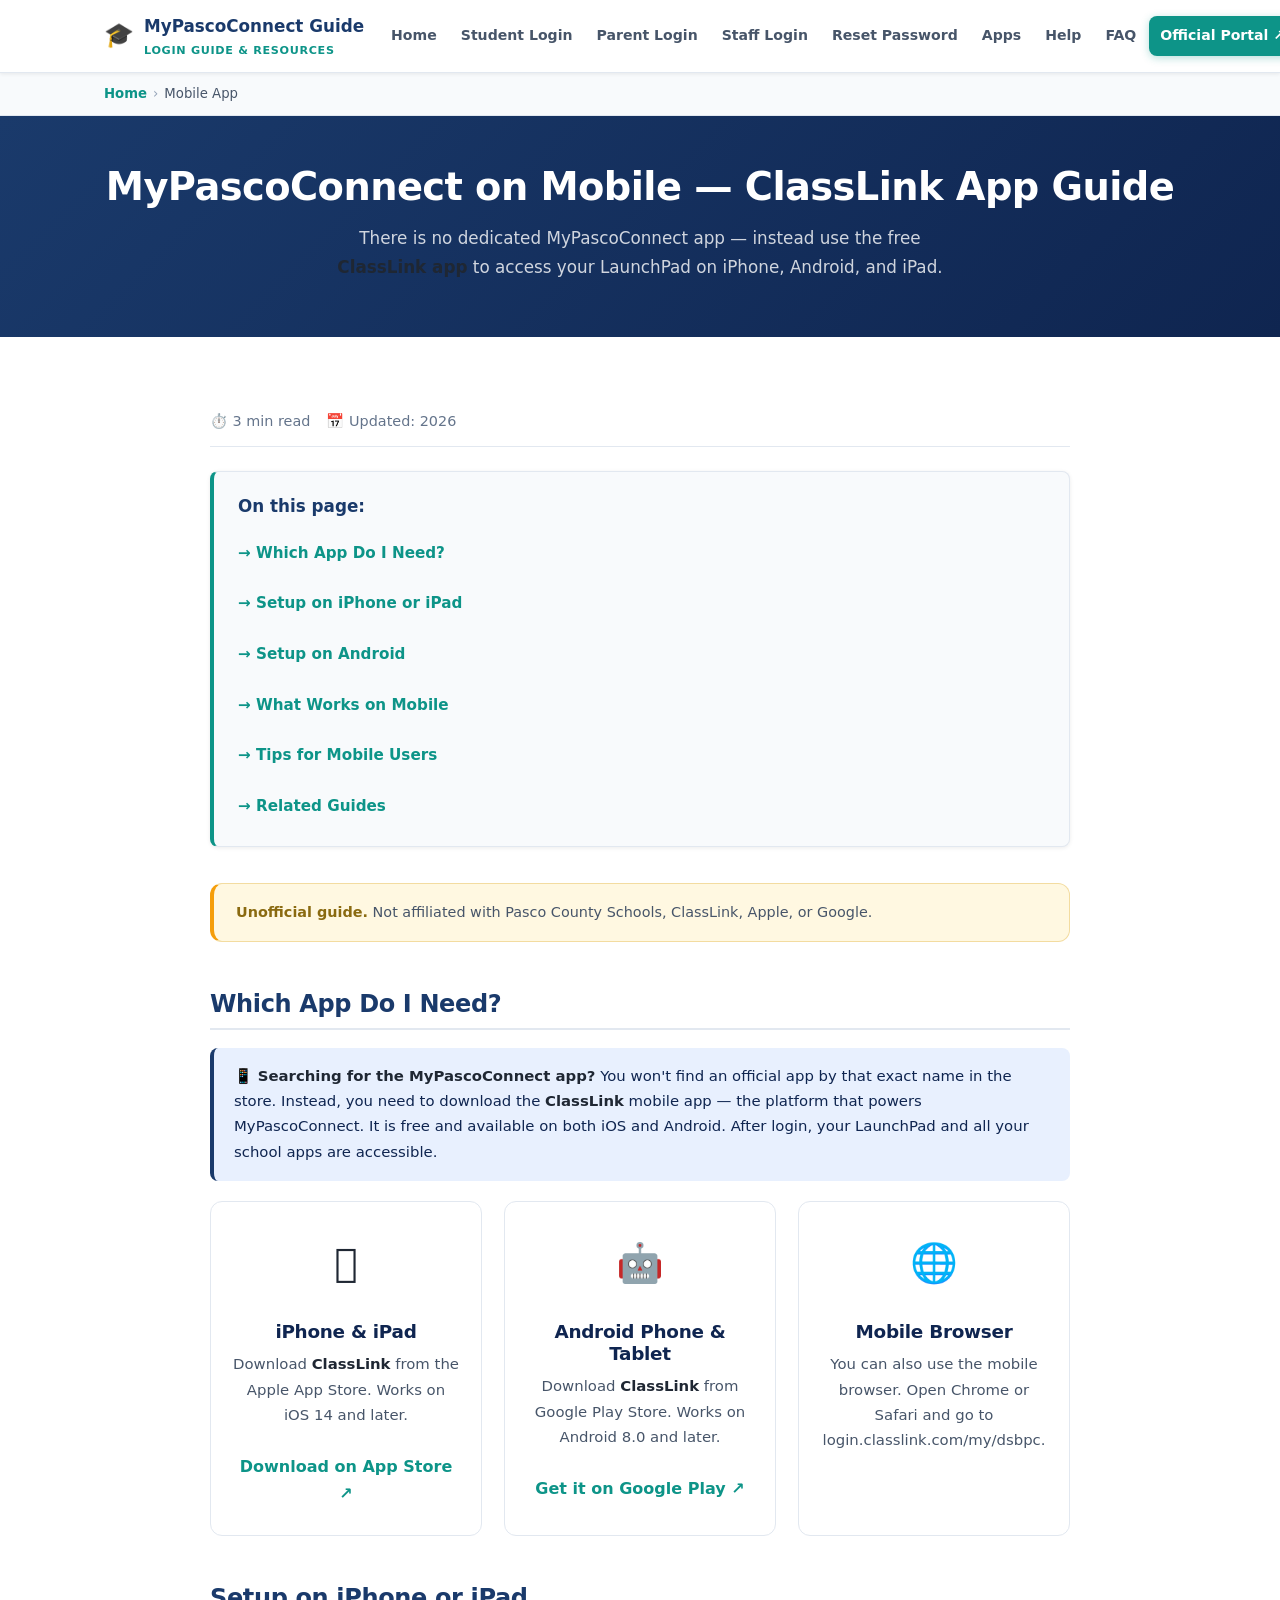
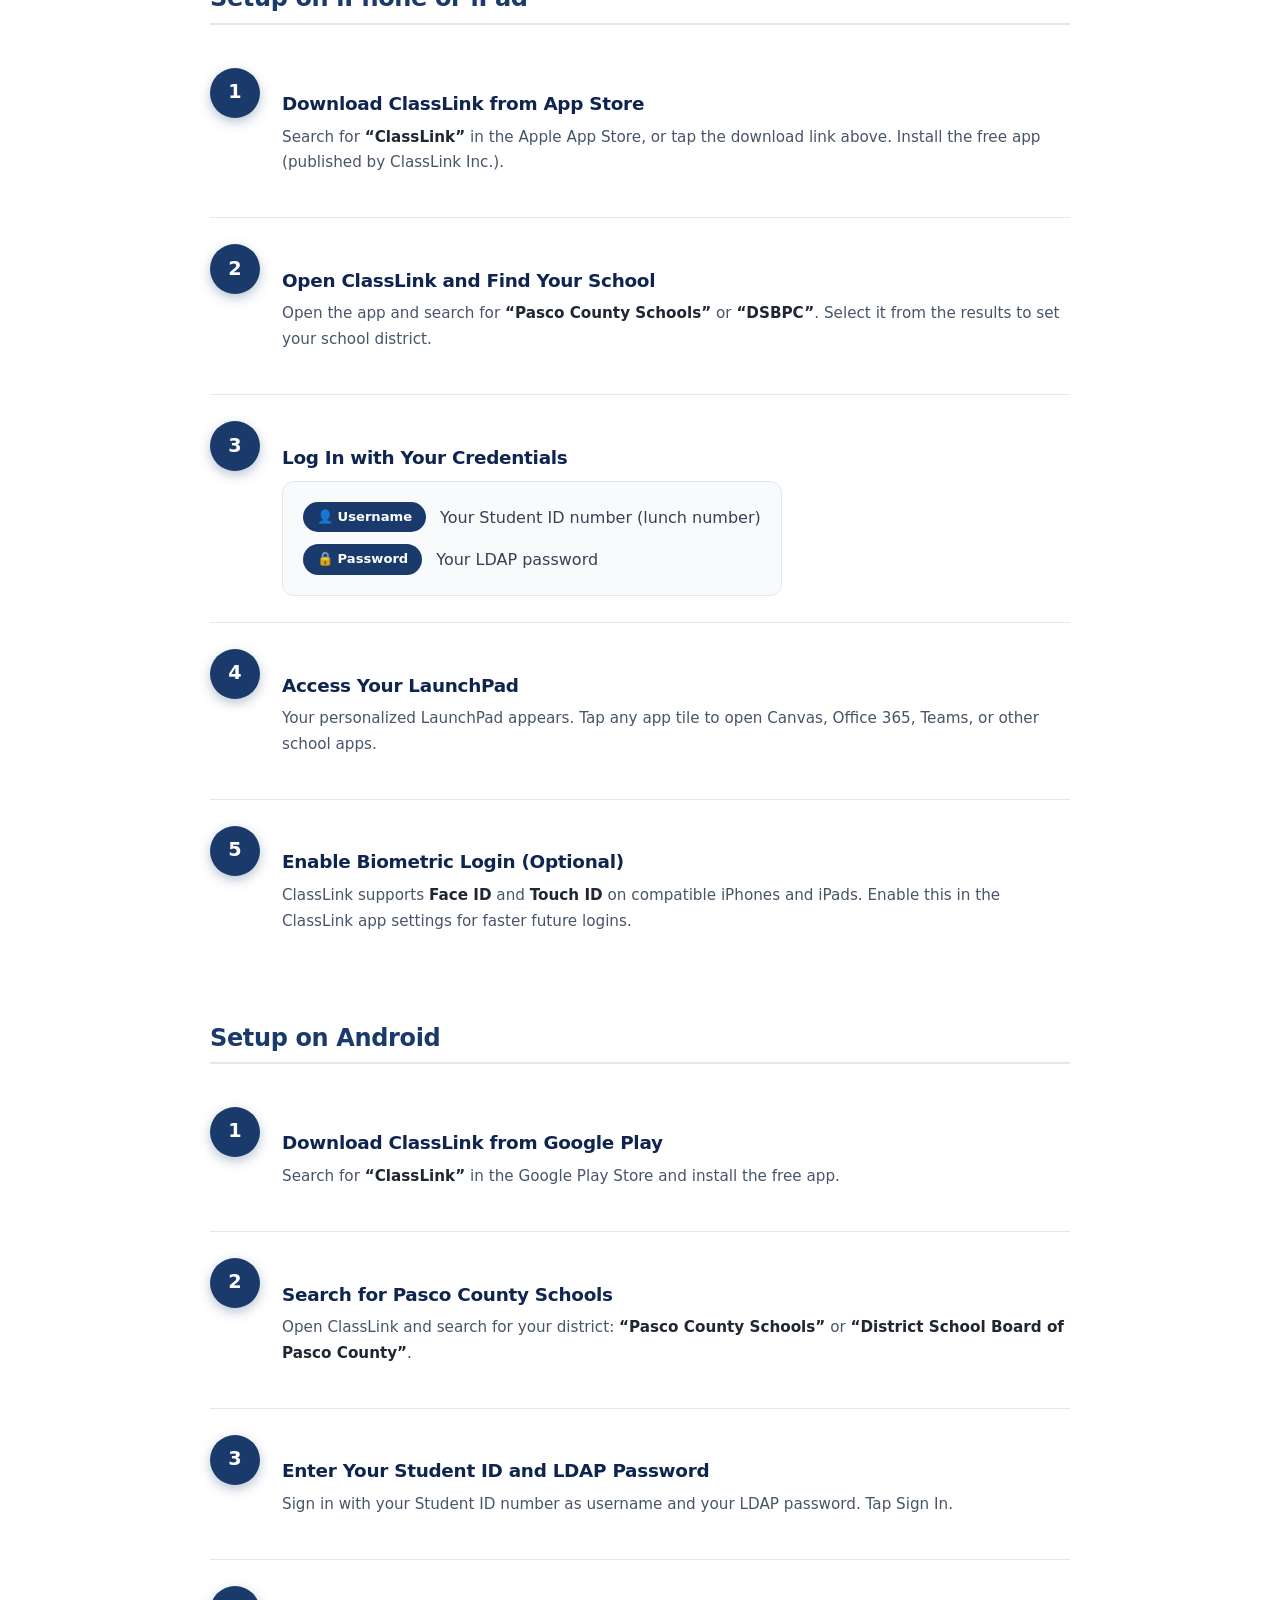
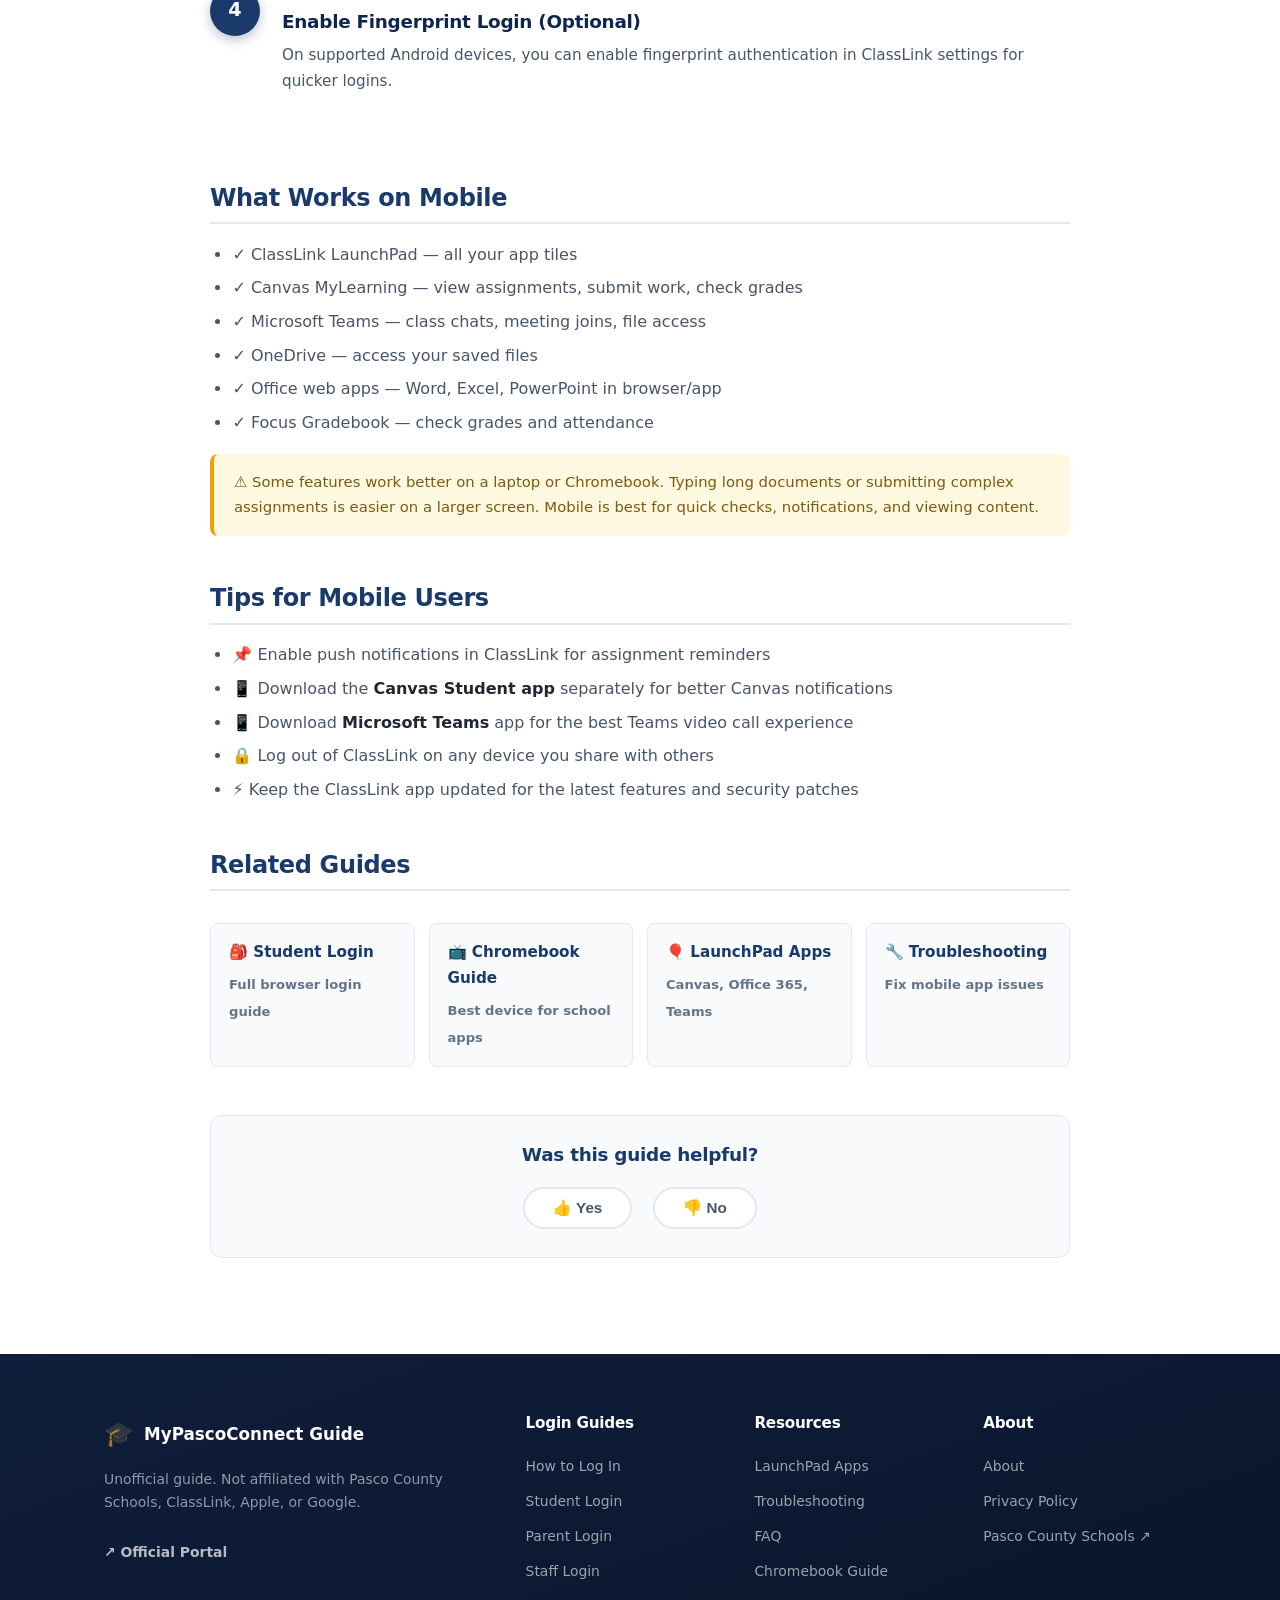
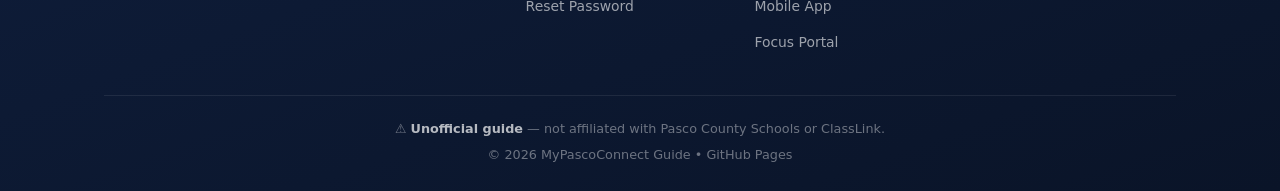
<file: mobile-app.html>
﻿<!DOCTYPE html>
<html lang="en">
<head>
<meta name="google-site-verification" content="11FLm9xiGGDtxdJyM9jgLm7n6e5dTbi9EqXla_tMtXE" />
<meta charset="UTF-8"/><meta name="viewport" content="width=device-width,initial-scale=1"/>
<meta name="description" content="Access MyPascoConnect on your phone or tablet using the ClassLink mobile app. Guide for iPhone, iPad, and Android users at Pasco County Schools â€” download, setup, and login steps."/>
<meta name="robots" content="index,follow,max-image-preview:large"/>
<link rel="canonical" href="https://thisaliraza.github.io/mypascoconnect/mobile-app.html"/>
<meta property="og:title" content="MyPascoConnect Mobile App | ClassLink App for iPhone, Android &amp; iPad"/>
<meta property="og:url" content="https://thisaliraza.github.io/mypascoconnect/mobile-app.html"/>
<meta name="twitter:card" content="summary_large_image"/>
<title>MyPascoConnect Mobile App | ClassLink for iPhone, Android &amp; iPad Guide 2026</title>
<link rel="stylesheet" href="./assets/css/style.css"/>
<script type="application/ld+json">
{"@context":"https://schema.org","@graph":[
{"@type":"WebPage","url":"https://thisaliraza.github.io/mypascoconnect/mobile-app.html","name":"MyPascoConnect Mobile App Guide","breadcrumb":{"@type":"BreadcrumbList","itemListElement":[{"@type":"ListItem","position":1,"name":"Home","item":"https://thisaliraza.github.io/mypascoconnect/"},{"@type":"ListItem","position":2,"name":"Mobile App"}]}},
{"@type":"FAQPage","mainEntity":[
{"@type":"Question","name":"Is there a MyPascoConnect app?","acceptedAnswer":{"@type":"Answer","text":"There is no dedicated MyPascoConnect app. Instead, students and staff use the ClassLink app â€” available free on the iOS App Store and Google Play Store. Log in with your Pasco County Schools Student ID and LDAP password to access your LaunchPad on mobile."}},
{"@type":"Question","name":"How do I get MyPascoConnect on my iPhone?","acceptedAnswer":{"@type":"Answer","text":"Download the ClassLink app from the Apple App Store (search ClassLink). Open it, find Pasco County Schools or search for DSBPC, then log in with your Student ID number and LDAP password."}},
{"@type":"Question","name":"How do I get MyPascoConnect on Android?","acceptedAnswer":{"@type":"Answer","text":"Download the ClassLink app from Google Play Store (search ClassLink). Open it, search for Pasco County Schools, and log in with your Student ID and LDAP password to access your LaunchPad."}},
{"@type":"Question","name":"Does the ClassLink mobile app work on iPad?","acceptedAnswer":{"@type":"Answer","text":"Yes. The ClassLink app is available for iPad through the Apple App Store. It works on iPad Air, iPad Pro, iPad mini, and standard iPad models running iOS 14 or later."}}]}
]}
</script>
</head>
<body>
<a class="skip-link" href="#main">Skip to main content</a>
<header class="navbar" role="banner"><div class="nav-inner">
  <a class="logo" href="./index.html"><span class="logo-icon">&#127891;</span><span class="logo-text">MyPascoConnect Guide<span>Login Guide &amp; Resources</span></span></a>
  <nav aria-label="Main navigation"><ul class="nav-links">
    <li><a href="./index.html">Home</a></li><li><a href="./student-login.html">Student Login</a></li>
    <li><a href="./parent-login.html">Parent Login</a></li><li><a href="./staff-login.html">Staff Login</a></li>
    <li><a href="./reset-password.html">Reset Password</a></li><li><a href="./apps.html">Apps</a></li>
    <li><a href="./troubleshooting.html">Help</a></li><li><a href="./faq.html">FAQ</a></li>
    <li><a href="https://login.classlink.com/my/dsbpc" class="btn-portal" target="_blank" rel="nofollow noopener">Official Portal &#8599;</a></li>
  </ul></nav>
  <button class="hamburger" aria-label="Toggle navigation" aria-expanded="false">&#9776;</button>
</div></header>
<nav class="breadcrumb" aria-label="Breadcrumb"><ol><li><a href="./index.html">Home</a></li><li><span aria-current="page">Mobile App</span></li></ol></nav>
<section class="page-hero"><div class="container">
  <h1>MyPascoConnect on Mobile &#8212; ClassLink App Guide</h1>
  <p>There is no dedicated MyPascoConnect app &#8212; instead use the free <strong>ClassLink app</strong> to access your LaunchPad on iPhone, Android, and iPad.</p>
</div></section>
<main id="main"><div class="section"><div class="container"><div class="page-content">

  <p class="disclaimer"><strong>Unofficial guide.</strong> Not affiliated with Pasco County Schools, ClassLink, Apple, or Google.</p>

  <h2>Which App Do I Need?</h2>
  <div class="box box-info">&#128241; <strong>Searching for the MyPascoConnect app?</strong> You won't find an official app by that exact name in the store. Instead, you need to download the <strong>ClassLink</strong> mobile app &#8212; the platform that powers MyPascoConnect. It is free and available on both iOS and Android. After login, your LaunchPad and all your school apps are accessible.</div>
  <div class="cards-grid" style="margin-top:20px">
    <div class="card"><div class="card-icon">&#63743;</div><h3>iPhone &amp; iPad</h3><p>Download <strong>ClassLink</strong> from the Apple App Store. Works on iOS 14 and later.</p><a href="https://apps.apple.com/us/app/classlink-launchpad/id672658615" rel="nofollow noopener" target="_blank" style="display:inline-block;margin-top:10px;color:var(--teal);font-weight:700">Download on App Store &#8599;</a></div>
    <div class="card"><div class="card-icon">&#129302;</div><h3>Android Phone &amp; Tablet</h3><p>Download <strong>ClassLink</strong> from Google Play Store. Works on Android 8.0 and later.</p><a href="https://play.google.com/store/apps/details?id=com.classlink.launch" rel="nofollow noopener" target="_blank" style="display:inline-block;margin-top:10px;color:var(--teal);font-weight:700">Get it on Google Play &#8599;</a></div>
    <div class="card"><div class="card-icon">&#127760;</div><h3>Mobile Browser</h3><p>You can also use the mobile browser. Open Chrome or Safari and go to login.classlink.com/my/dsbpc.</p></div>
  </div>

  <h2>Setup on iPhone or iPad</h2>
  <div class="steps">
    <div class="step"><div class="step-num">1</div><div class="step-body"><h3>Download ClassLink from App Store</h3><p>Search for <strong>&#8220;ClassLink&#8221;</strong> in the Apple App Store, or tap the download link above. Install the free app (published by ClassLink Inc.).</p></div></div>
    <div class="step"><div class="step-num">2</div><div class="step-body"><h3>Open ClassLink and Find Your School</h3><p>Open the app and search for <strong>&#8220;Pasco County Schools&#8221;</strong> or <strong>&#8220;DSBPC&#8221;</strong>. Select it from the results to set your school district.</p></div></div>
    <div class="step"><div class="step-num">3</div><div class="step-body"><h3>Log In with Your Credentials</h3><div class="credentials-box">
      <div class="cred-item"><span class="cred-label">&#128100; Username</span><span class="cred-value">Your Student ID number (lunch number)</span></div>
      <div class="cred-item"><span class="cred-label">&#128274; Password</span><span class="cred-value">Your LDAP password</span></div>
    </div></div></div>
    <div class="step"><div class="step-num">4</div><div class="step-body"><h3>Access Your LaunchPad</h3><p>Your personalized LaunchPad appears. Tap any app tile to open Canvas, Office 365, Teams, or other school apps.</p></div></div>
    <div class="step"><div class="step-num">5</div><div class="step-body"><h3>Enable Biometric Login (Optional)</h3><p>ClassLink supports <strong>Face ID</strong> and <strong>Touch ID</strong> on compatible iPhones and iPads. Enable this in the ClassLink app settings for faster future logins.</p></div></div>
  </div>

  <h2>Setup on Android</h2>
  <div class="steps">
    <div class="step"><div class="step-num">1</div><div class="step-body"><h3>Download ClassLink from Google Play</h3><p>Search for <strong>&#8220;ClassLink&#8221;</strong> in the Google Play Store and install the free app.</p></div></div>
    <div class="step"><div class="step-num">2</div><div class="step-body"><h3>Search for Pasco County Schools</h3><p>Open ClassLink and search for your district: <strong>&#8220;Pasco County Schools&#8221;</strong> or <strong>&#8220;District School Board of Pasco County&#8221;</strong>.</p></div></div>
    <div class="step"><div class="step-num">3</div><div class="step-body"><h3>Enter Your Student ID and LDAP Password</h3><p>Sign in with your Student ID number as username and your LDAP password. Tap Sign In.</p></div></div>
    <div class="step"><div class="step-num">4</div><div class="step-body"><h3>Enable Fingerprint Login (Optional)</h3><p>On supported Android devices, you can enable fingerprint authentication in ClassLink settings for quicker logins.</p></div></div>
  </div>

  <h2>What Works on Mobile</h2>
  <ul>
    <li>&#10003; ClassLink LaunchPad &#8212; all your app tiles</li>
    <li>&#10003; Canvas MyLearning &#8212; view assignments, submit work, check grades</li>
    <li>&#10003; Microsoft Teams &#8212; class chats, meeting joins, file access</li>
    <li>&#10003; OneDrive &#8212; access your saved files</li>
    <li>&#10003; Office web apps &#8212; Word, Excel, PowerPoint in browser/app</li>
    <li>&#10003; Focus Gradebook &#8212; check grades and attendance</li>
  </ul>
  <div class="box box-warn">&#9888;&#65039; Some features work better on a laptop or Chromebook. Typing long documents or submitting complex assignments is easier on a larger screen. Mobile is best for quick checks, notifications, and viewing content.</div>

  <h2>Tips for Mobile Users</h2>
  <ul>
    <li>&#128204; Enable push notifications in ClassLink for assignment reminders</li>
    <li>&#128241; Download the <strong>Canvas Student app</strong> separately for better Canvas notifications</li>
    <li>&#128241; Download <strong>Microsoft Teams</strong> app for the best Teams video call experience</li>
    <li>&#128274; Log out of ClassLink on any device you share with others</li>
    <li>&#9889; Keep the ClassLink app updated for the latest features and security patches</li>
  </ul>

  <h2>Related Guides</h2>
  <div class="internal-links-grid">
    <a href="./student-login.html" class="il-card"><strong>&#127890; Student Login</strong><span>Full browser login guide</span></a>
    <a href="./chromebook.html" class="il-card"><strong>&#128250; Chromebook Guide</strong><span>Best device for school apps</span></a>
    <a href="./apps.html" class="il-card"><strong>&#127880; LaunchPad Apps</strong><span>Canvas, Office 365, Teams</span></a>
    <a href="./troubleshooting.html" class="il-card"><strong>&#128295; Troubleshooting</strong><span>Fix mobile app issues</span></a>
  </div>

</div></div></div></main>
<footer class="footer" role="contentinfo"><div class="container"><div class="footer-grid">
  <div class="footer-col"><div class="footer-logo"><span class="logo-icon">&#127891;</span><b>MyPascoConnect Guide</b></div><p>Unofficial guide. Not affiliated with Pasco County Schools, ClassLink, Apple, or Google.</p><a href="https://login.classlink.com/my/dsbpc" rel="nofollow noopener" target="_blank" style="color:rgba(255,255,255,.7);font-size:.87rem;font-weight:600">&#8599; Official Portal</a></div>
  <div class="footer-col"><h4>Login Guides</h4><ul><li><a href="./index.html">How to Log In</a></li><li><a href="./student-login.html">Student Login</a></li><li><a href="./parent-login.html">Parent Login</a></li><li><a href="./staff-login.html">Staff Login</a></li><li><a href="./reset-password.html">Reset Password</a></li></ul></div>
  <div class="footer-col"><h4>Resources</h4><ul><li><a href="./apps.html">LaunchPad Apps</a></li><li><a href="./troubleshooting.html">Troubleshooting</a></li><li><a href="./faq.html">FAQ</a></li><li><a href="./chromebook.html">Chromebook Guide</a></li><li><a href="./mobile-app.html">Mobile App</a></li><li><a href="./focus-parent-portal.html">Focus Portal</a></li></ul></div>
  <div class="footer-col"><h4>About</h4><ul><li><a href="./about.html">About</a></li><li><a href="./privacy-policy.html">Privacy Policy</a></li><li><a href="https://www.pasco.k12.fl.us/" rel="noopener" target="_blank">Pasco County Schools &#8599;</a></li></ul></div>
</div><div class="footer-bottom"><p>&#9888; <strong>Unofficial guide</strong> &mdash; not affiliated with Pasco County Schools or ClassLink.</p><p>&copy; 2026 MyPascoConnect Guide &bull; GitHub Pages</p></div></div></footer>
<button class="back-to-top" aria-label="Back to top">&#8679;</button><script src="./assets/js/main.js"></script>
</body></html>
</file>
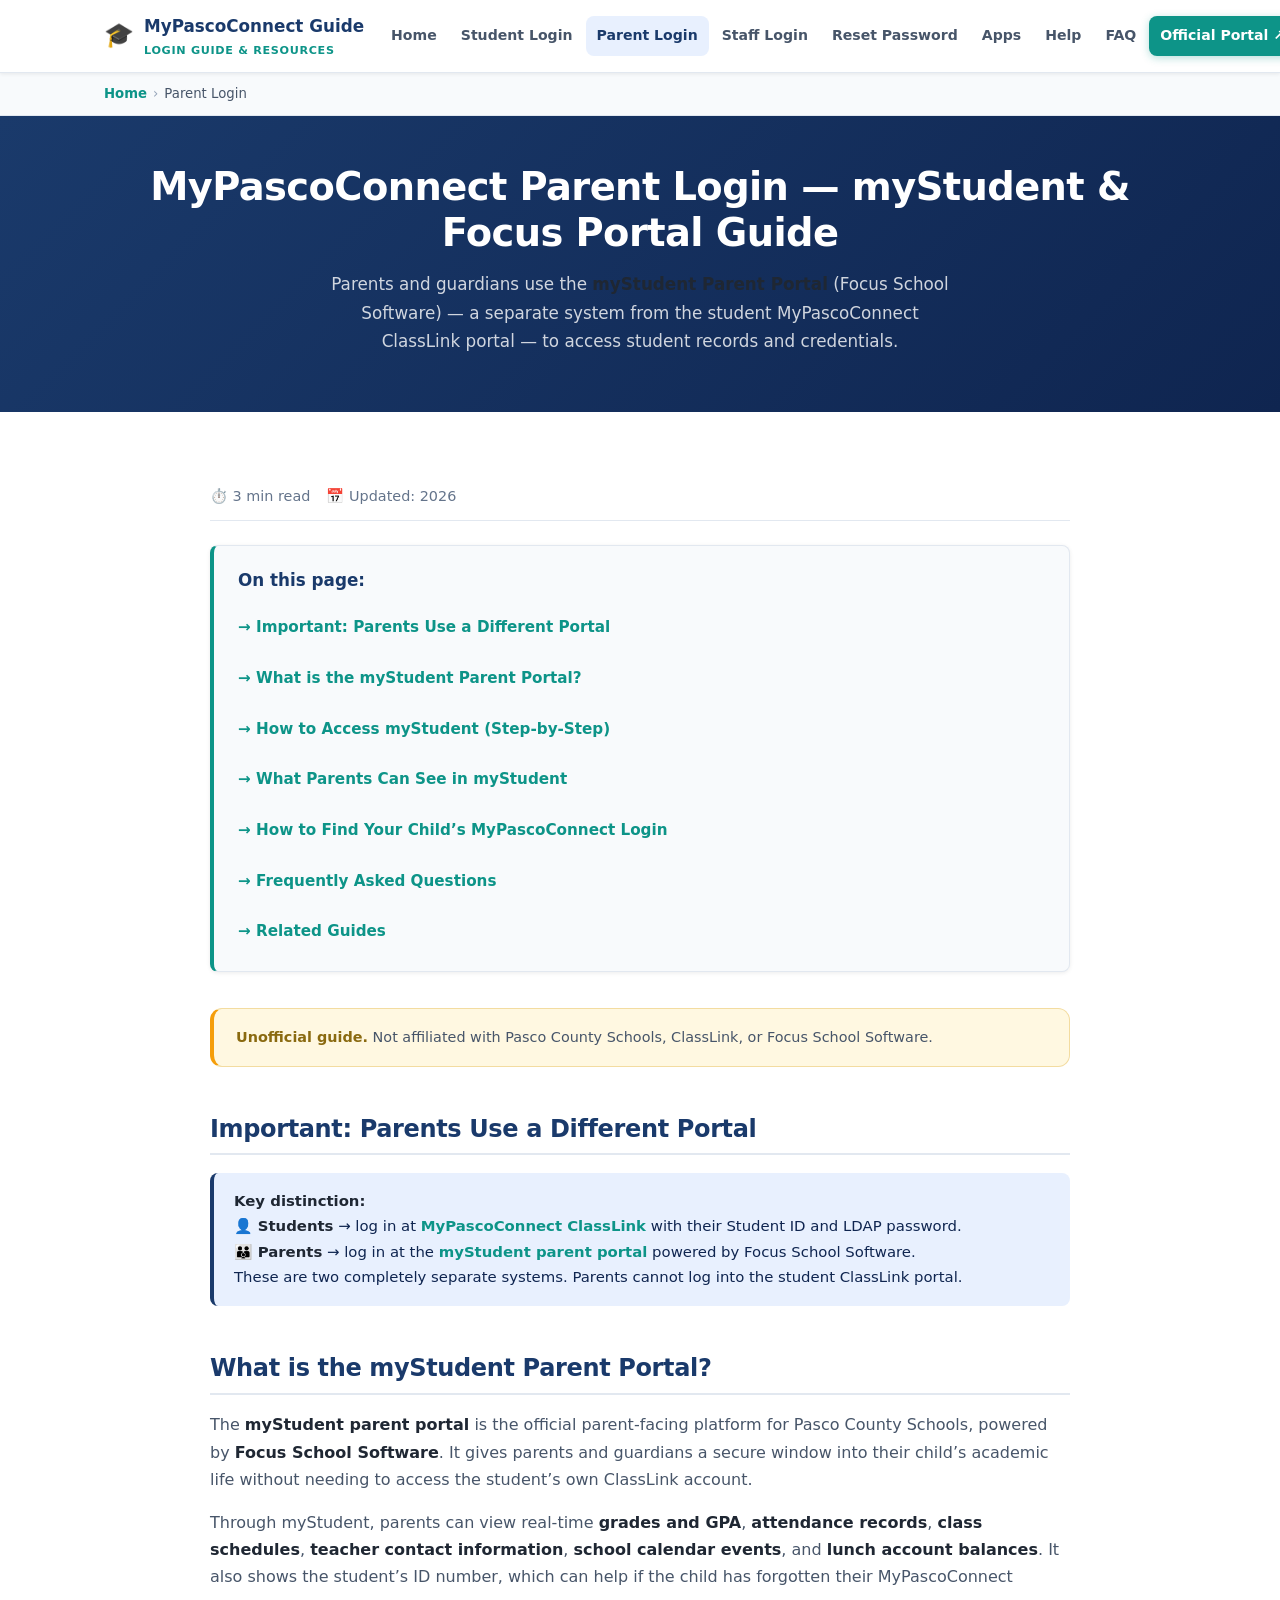
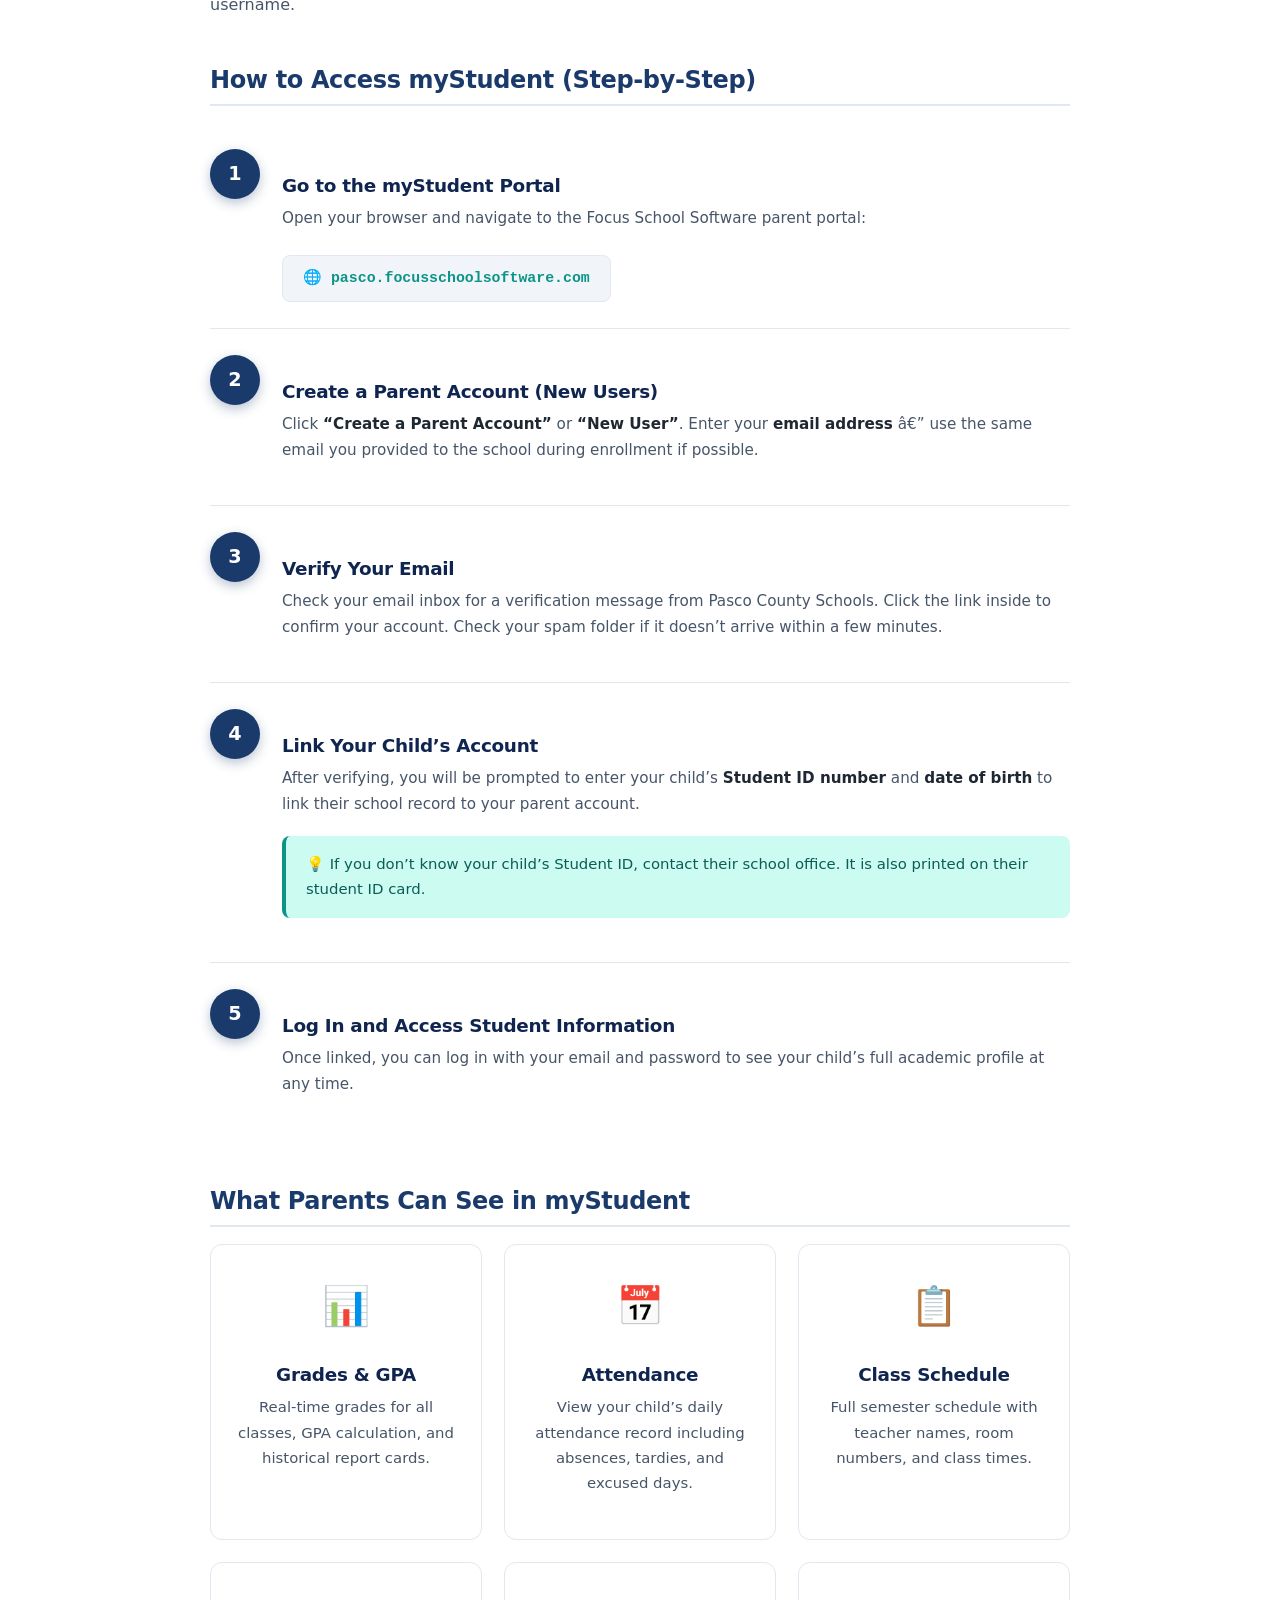
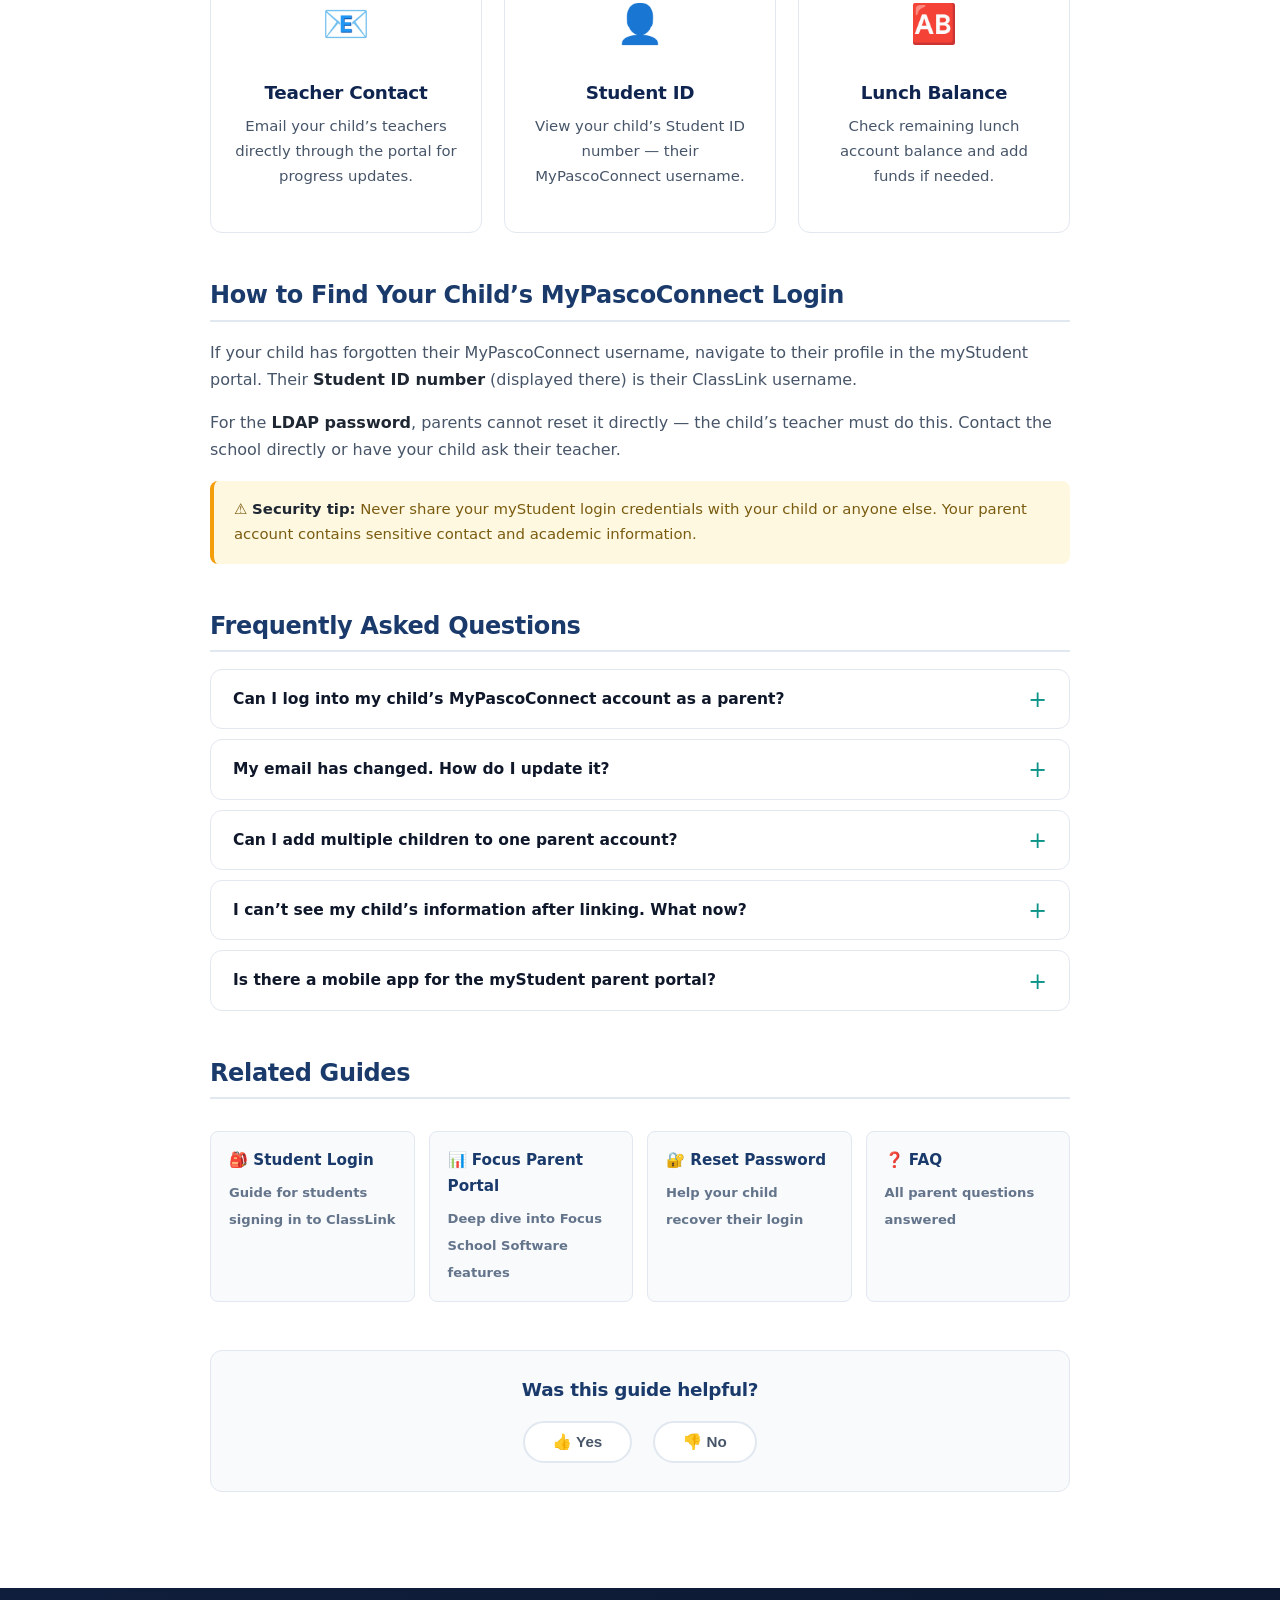
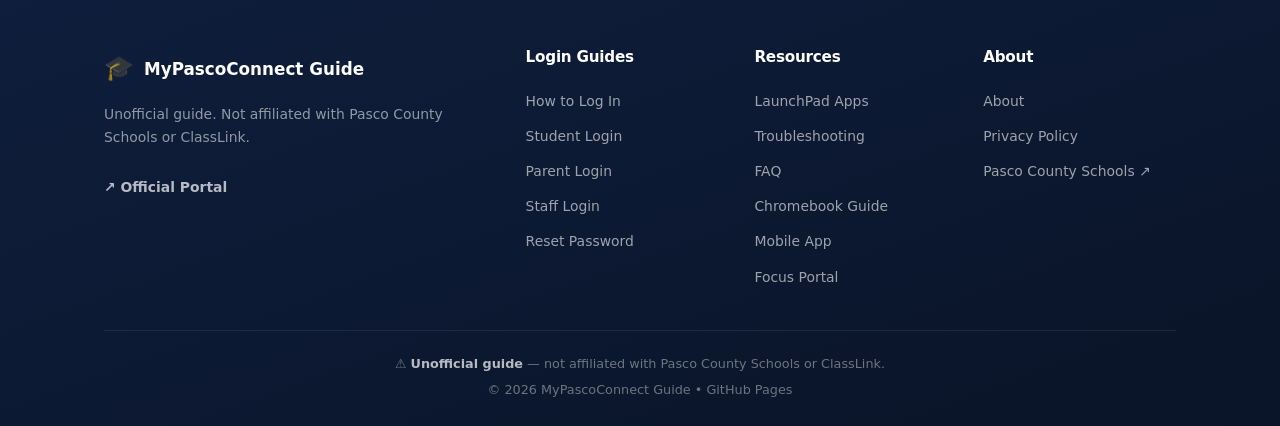
<file: parent-login.html>
﻿<!DOCTYPE html>
<html lang="en">
<head>
<meta name="google-site-verification" content="11FLm9xiGGDtxdJyM9jgLm7n6e5dTbi9EqXla_tMtXE" />
<meta charset="UTF-8"/>
<meta name="viewport" content="width=device-width,initial-scale=1"/>
<meta name="description" content="Guide for Pasco County Schools parents and guardians to access student information through the myStudent parent portal powered by Focus School Software. View grades, attendance, and retrieve your child's MyPascoConnect login."/>
<meta name="robots" content="index,follow,max-image-preview:large"/>
<link rel="canonical" href="https://thisaliraza.github.io/mypascoconnect/parent-login.html"/>
<meta property="og:title" content="MyPascoConnect Parent Login | myStudent &amp; Focus School Software Guide"/>
<meta property="og:description" content="How Pasco County Schools parents access student records through the myStudent portal (Focus School Software) and retrieve student login credentials."/>
<meta property="og:url" content="https://thisaliraza.github.io/mypascoconnect/parent-login.html"/>
<meta name="twitter:card" content="summary_large_image"/>
<title>MyPascoConnect Parent Login | myStudent &amp; Focus School Software Portal Guide</title>
<link rel="stylesheet" href="./assets/css/style.css"/>
<script type="application/ld+json">
{"@context":"https://schema.org","@graph":[
{"@type":"WebPage","url":"https://thisaliraza.github.io/mypascoconnect/parent-login.html","name":"MyPascoConnect Parent Login Guide","breadcrumb":{"@type":"BreadcrumbList","itemListElement":[{"@type":"ListItem","position":1,"name":"Home","item":"https://thisaliraza.github.io/mypascoconnect/"},{"@type":"ListItem","position":2,"name":"Parent Login"}]}},
{"@type":"HowTo","name":"How to Access the Pasco County Schools Parent Portal (myStudent)","step":[
{"@type":"HowToStep","position":1,"name":"Go to the myStudent Portal","text":"Navigate to the Focus School Software myStudent portal at pasco.focusschoolsoftware.com in your browser."},
{"@type":"HowToStep","position":2,"name":"Click Create an Account","text":"If you are a new user, click Create a Parent Account and enter your email address."},
{"@type":"HowToStep","position":3,"name":"Verify Your Email","text":"Check your email inbox for the verification link from Pasco County Schools and click it to confirm your account."},
{"@type":"HowToStep","position":4,"name":"Link Your Child's Account","text":"Enter your child's Student ID number and date of birth to link their school record to your parent account."},
{"@type":"HowToStep","position":5,"name":"Access Student Information","text":"After linking, you can view your child's grades, attendance, class schedule, and retrieve their login credentials."}]},
{"@type":"FAQPage","mainEntity":[
{"@type":"Question","name":"Can parents log in to MyPascoConnect?","acceptedAnswer":{"@type":"Answer","text":"Parents do not use the student MyPascoConnect ClassLink portal. Instead, parents use the myStudent Parent Portal powered by Focus School Software to view their child's grades, attendance, and school information."}},
{"@type":"Question","name":"What is the myStudent parent portal?","acceptedAnswer":{"@type":"Answer","text":"myStudent is the parent-facing portal for Pasco County Schools, powered by Focus School Software. It lets parents view grades, attendance records, class schedules, teacher contact information, and retrieve student login credentials."}},
{"@type":"Question","name":"How do I find my child's MyPascoConnect login from the parent portal?","acceptedAnswer":{"@type":"Answer","text":"After logging into the myStudent parent portal, navigate to your child's profile or student information section where their Student ID number (username) is displayed. For LDAP password reset, contact the school directly."}},
{"@type":"Question","name":"What is the myStudent portal URL?","acceptedAnswer":{"@type":"Answer","text":"The Pasco County Schools parent portal is at pasco.focusschoolsoftware.com. You can also search for myStudent Pasco County Schools to find the link."}}]}
]}
</script>
</head>
<body>
<a class="skip-link" href="#main">Skip to main content</a>
<header class="navbar" role="banner">
  <div class="nav-inner">
    <a class="logo" href="./index.html"><span class="logo-icon">&#127891;</span><span class="logo-text">MyPascoConnect Guide<span>Login Guide &amp; Resources</span></span></a>
    <nav aria-label="Main navigation"><ul class="nav-links">
      <li><a href="./index.html">Home</a></li>
      <li><a href="./student-login.html">Student Login</a></li>
      <li><a href="./parent-login.html" class="active">Parent Login</a></li>
      <li><a href="./staff-login.html">Staff Login</a></li>
      <li><a href="./reset-password.html">Reset Password</a></li>
      <li><a href="./apps.html">Apps</a></li>
      <li><a href="./troubleshooting.html">Help</a></li>
      <li><a href="./faq.html">FAQ</a></li>
      <li><a href="https://login.classlink.com/my/dsbpc" class="btn-portal" target="_blank" rel="nofollow noopener">Official Portal &#8599;</a></li>
    </ul></nav>
    <button class="hamburger" aria-label="Toggle navigation" aria-expanded="false">&#9776;</button>
  </div>
</header>
<nav class="breadcrumb" aria-label="Breadcrumb"><ol><li><a href="./index.html">Home</a></li><li><span aria-current="page">Parent Login</span></li></ol></nav>
<section class="page-hero">
  <div class="container">
    <h1>MyPascoConnect Parent Login &#8212; myStudent &amp; Focus Portal Guide</h1>
    <p>Parents and guardians use the <strong>myStudent Parent Portal</strong> (Focus School Software) &#8212; a separate system from the student MyPascoConnect ClassLink portal &#8212; to access student records and credentials.</p>
  </div>
</section>
<main id="main">
<div class="section"><div class="container"><div class="page-content">

  <p class="disclaimer"><strong>Unofficial guide.</strong> Not affiliated with Pasco County Schools, ClassLink, or Focus School Software.</p>

  <h2>Important: Parents Use a Different Portal</h2>
  <div class="box box-info"><strong>Key distinction:</strong><br/>
  &#128100; <strong>Students</strong> &#8594; log in at <a href="https://login.classlink.com/my/dsbpc" rel="nofollow noopener" target="_blank">MyPascoConnect ClassLink</a> with their Student ID and LDAP password.<br/>
  &#128106; <strong>Parents</strong> &#8594; log in at the <a href="https://pasco.focusschoolsoftware.com" rel="nofollow noopener" target="_blank">myStudent parent portal</a> powered by Focus School Software.<br/>
  These are two completely separate systems. Parents cannot log into the student ClassLink portal.</div>

  <h2>What is the myStudent Parent Portal?</h2>
  <p>The <strong>myStudent parent portal</strong> is the official parent-facing platform for Pasco County Schools, powered by <strong>Focus School Software</strong>. It gives parents and guardians a secure window into their child&#8217;s academic life without needing to access the student&#8217;s own ClassLink account.</p>
  <p>Through myStudent, parents can view real-time <strong>grades and GPA</strong>, <strong>attendance records</strong>, <strong>class schedules</strong>, <strong>teacher contact information</strong>, <strong>school calendar events</strong>, and <strong>lunch account balances</strong>. It also shows the student&#8217;s ID number, which can help if the child has forgotten their MyPascoConnect username.</p>

  <h2>How to Access myStudent (Step-by-Step)</h2>
  <div class="steps">
    <div class="step"><div class="step-num">1</div><div class="step-body"><h3>Go to the myStudent Portal</h3><p>Open your browser and navigate to the Focus School Software parent portal:</p><a href="https://pasco.focusschoolsoftware.com" class="link-box" target="_blank" rel="nofollow noopener">&#127760; pasco.focusschoolsoftware.com</a></div></div>
    <div class="step"><div class="step-num">2</div><div class="step-body"><h3>Create a Parent Account (New Users)</h3><p>Click <strong>&#8220;Create a Parent Account&#8221;</strong> or <strong>&#8220;New User&#8221;</strong>. Enter your <strong>email address</strong> â€” use the same email you provided to the school during enrollment if possible.</p></div></div>
    <div class="step"><div class="step-num">3</div><div class="step-body"><h3>Verify Your Email</h3><p>Check your email inbox for a verification message from Pasco County Schools. Click the link inside to confirm your account. Check your spam folder if it doesn&#8217;t arrive within a few minutes.</p></div></div>
    <div class="step"><div class="step-num">4</div><div class="step-body"><h3>Link Your Child&#8217;s Account</h3><p>After verifying, you will be prompted to enter your child&#8217;s <strong>Student ID number</strong> and <strong>date of birth</strong> to link their school record to your parent account.</p><div class="box box-tip">&#128161; If you don&#8217;t know your child&#8217;s Student ID, contact their school office. It is also printed on their student ID card.</div></div></div>
    <div class="step"><div class="step-num">5</div><div class="step-body"><h3>Log In and Access Student Information</h3><p>Once linked, you can log in with your email and password to see your child&#8217;s full academic profile at any time.</p></div></div>
  </div>

  <h2>What Parents Can See in myStudent</h2>
  <div class="cards-grid" style="margin-top:16px">
    <div class="card"><div class="card-icon">&#128202;</div><h3>Grades &amp; GPA</h3><p>Real-time grades for all classes, GPA calculation, and historical report cards.</p></div>
    <div class="card"><div class="card-icon">&#128197;</div><h3>Attendance</h3><p>View your child&#8217;s daily attendance record including absences, tardies, and excused days.</p></div>
    <div class="card"><div class="card-icon">&#128203;</div><h3>Class Schedule</h3><p>Full semester schedule with teacher names, room numbers, and class times.</p></div>
    <div class="card"><div class="card-icon">&#128231;</div><h3>Teacher Contact</h3><p>Email your child&#8217;s teachers directly through the portal for progress updates.</p></div>
    <div class="card"><div class="card-icon">&#128100;</div><h3>Student ID</h3><p>View your child&#8217;s Student ID number &#8212; their MyPascoConnect username.</p></div>
    <div class="card"><div class="card-icon">&#127374;</div><h3>Lunch Balance</h3><p>Check remaining lunch account balance and add funds if needed.</p></div>
  </div>

  <h2>How to Find Your Child&#8217;s MyPascoConnect Login</h2>
  <p>If your child has forgotten their MyPascoConnect username, navigate to their profile in the myStudent portal. Their <strong>Student ID number</strong> (displayed there) is their ClassLink username.</p>
  <p>For the <strong>LDAP password</strong>, parents cannot reset it directly &#8212; the child&#8217;s teacher must do this. Contact the school directly or have your child ask their teacher.</p>
  <div class="box box-warn">&#9888;&#65039; <strong>Security tip:</strong> Never share your myStudent login credentials with your child or anyone else. Your parent account contains sensitive contact and academic information.</div>

  <h2>Frequently Asked Questions</h2>
  <div class="accordion-list">
    <details class="acc-item"><summary>Can I log into my child&#8217;s MyPascoConnect account as a parent?</summary><div class="acc-body"><p>No. Parents cannot and should not log into the student ClassLink portal. You have your own separate parent portal (myStudent) that shows everything you need. Logging into a student account would be a security violation.</p></div></details>
    <details class="acc-item"><summary>My email has changed. How do I update it?</summary><div class="acc-body"><p>Contact your child&#8217;s school office to update your email address in the district records. This will allow you to recover your myStudent account with the new email.</p></div></details>
    <details class="acc-item"><summary>Can I add multiple children to one parent account?</summary><div class="acc-body"><p>Yes. After linking your first child, you can add additional children by going to your account settings and linking each child&#8217;s Student ID. All children will appear in your parent portal dashboard.</p></div></details>
    <details class="acc-item"><summary>I can&#8217;t see my child&#8217;s information after linking. What now?</summary><div class="acc-body"><p>Make sure you entered the correct Student ID and date of birth. If the information is correct but records are not showing, contact your child&#8217;s school office &#8212; your account may need to be manually approved.</p></div></details>
    <details class="acc-item"><summary>Is there a mobile app for the myStudent parent portal?</summary><div class="acc-body"><p>Focus School Software has a mobile-friendly website. Check the Google Play Store or Apple App Store for any official Focus Student or parent app. The web portal at pasco.focusschoolsoftware.com works well on mobile browsers.</p></div></details>
  </div>

  <h2>Related Guides</h2>
  <div class="internal-links-grid">
    <a href="./student-login.html" class="il-card"><strong>&#127890; Student Login</strong><span>Guide for students signing in to ClassLink</span></a>
    <a href="./focus-parent-portal.html" class="il-card"><strong>&#128202; Focus Parent Portal</strong><span>Deep dive into Focus School Software features</span></a>
    <a href="./reset-password.html" class="il-card"><strong>&#128272; Reset Password</strong><span>Help your child recover their login</span></a>
    <a href="./faq.html" class="il-card"><strong>&#10067; FAQ</strong><span>All parent questions answered</span></a>
  </div>

</div></div></div>
</main>
<footer class="footer" role="contentinfo"><div class="container"><div class="footer-grid">
  <div class="footer-col"><div class="footer-logo"><span class="logo-icon">&#127891;</span><b>MyPascoConnect Guide</b></div><p>Unofficial guide. Not affiliated with Pasco County Schools or ClassLink.</p><a href="https://login.classlink.com/my/dsbpc" rel="nofollow noopener" target="_blank" style="color:rgba(255,255,255,.7);font-size:.87rem;font-weight:600">&#8599; Official Portal</a></div>
  <div class="footer-col"><h4>Login Guides</h4><ul><li><a href="./index.html">How to Log In</a></li><li><a href="./student-login.html">Student Login</a></li><li><a href="./parent-login.html">Parent Login</a></li><li><a href="./staff-login.html">Staff Login</a></li><li><a href="./reset-password.html">Reset Password</a></li></ul></div>
  <div class="footer-col"><h4>Resources</h4><ul><li><a href="./apps.html">LaunchPad Apps</a></li><li><a href="./troubleshooting.html">Troubleshooting</a></li><li><a href="./faq.html">FAQ</a></li><li><a href="./chromebook.html">Chromebook Guide</a></li><li><a href="./mobile-app.html">Mobile App</a></li><li><a href="./focus-parent-portal.html">Focus Portal</a></li></ul></div>
  <div class="footer-col"><h4>About</h4><ul><li><a href="./about.html">About</a></li><li><a href="./privacy-policy.html">Privacy Policy</a></li><li><a href="https://www.pasco.k12.fl.us/" rel="noopener" target="_blank">Pasco County Schools &#8599;</a></li></ul></div>
</div><div class="footer-bottom"><p>&#9888; <strong>Unofficial guide</strong> &mdash; not affiliated with Pasco County Schools or ClassLink.</p><p>&copy; 2026 MyPascoConnect Guide &bull; GitHub Pages</p></div></div></footer>
<button class="back-to-top" aria-label="Back to top">&#8679;</button>
<script src="./assets/js/main.js"></script>
</body></html>
</file>
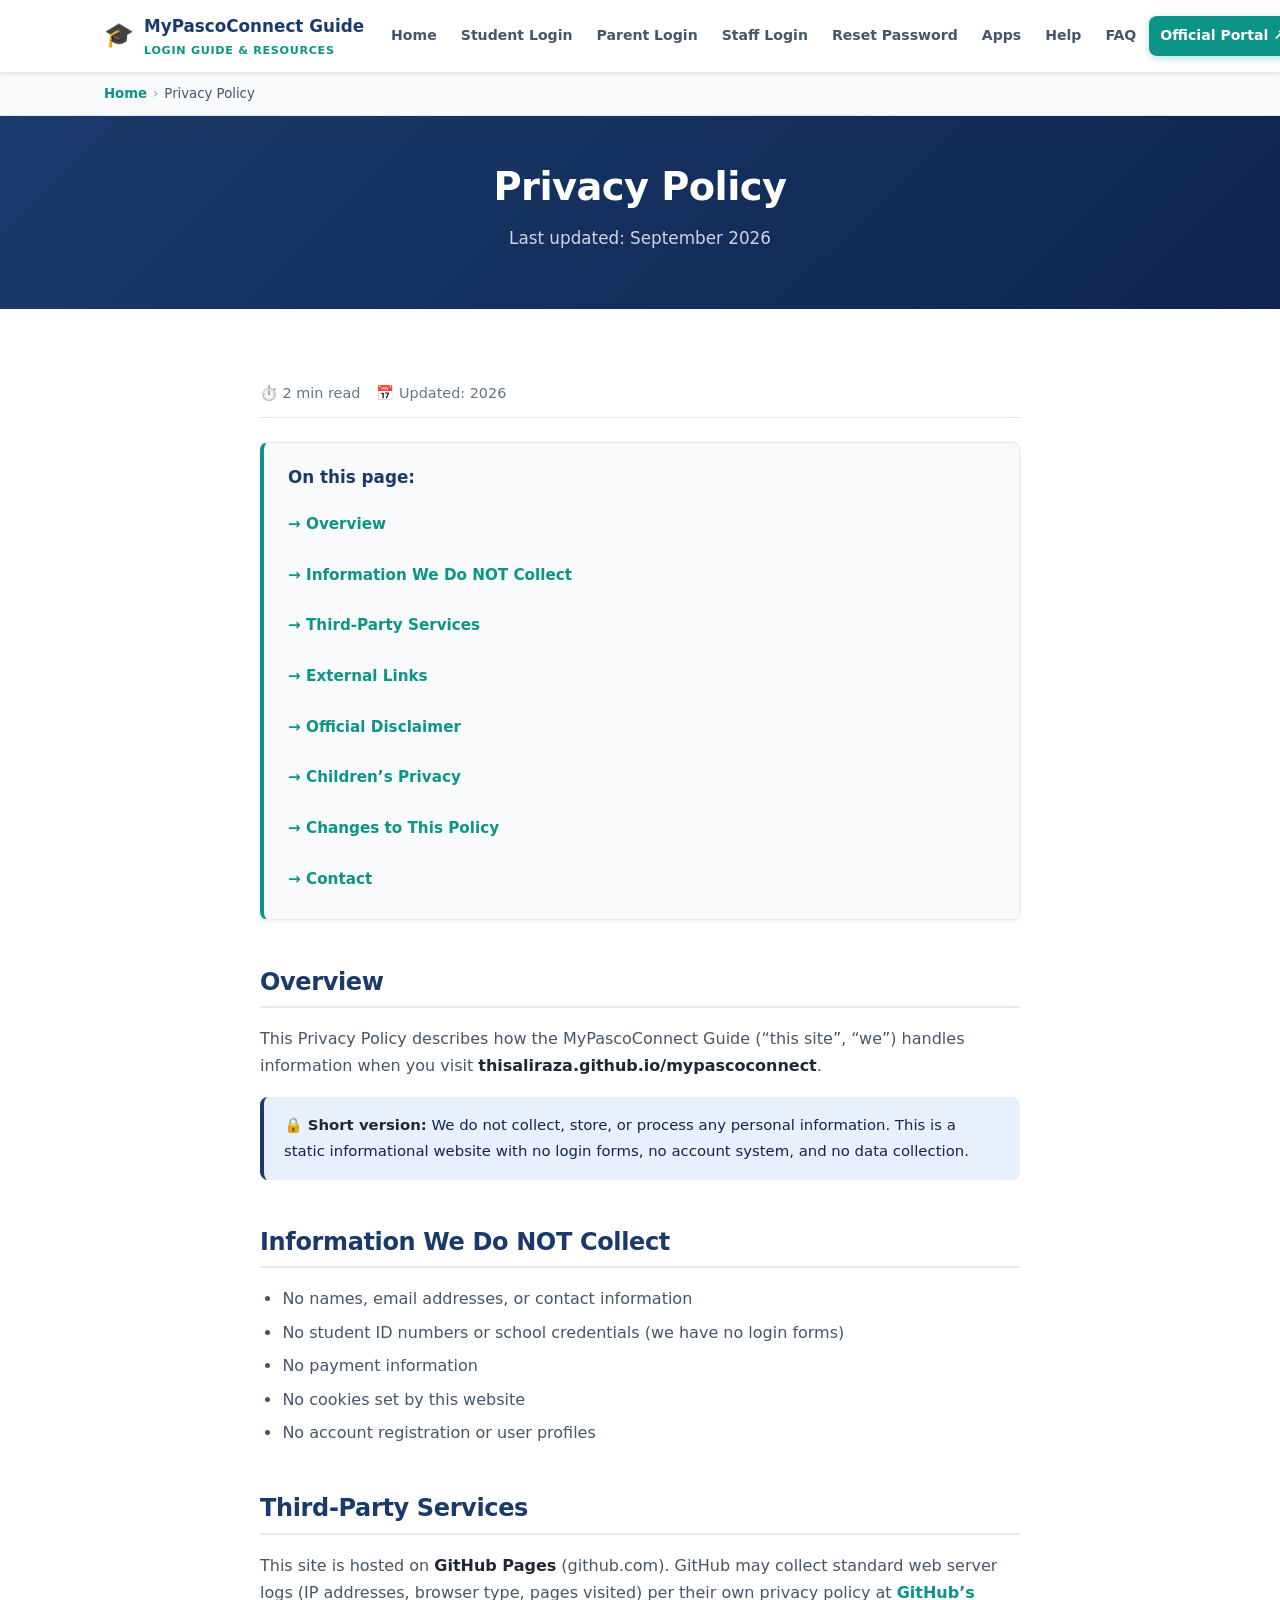
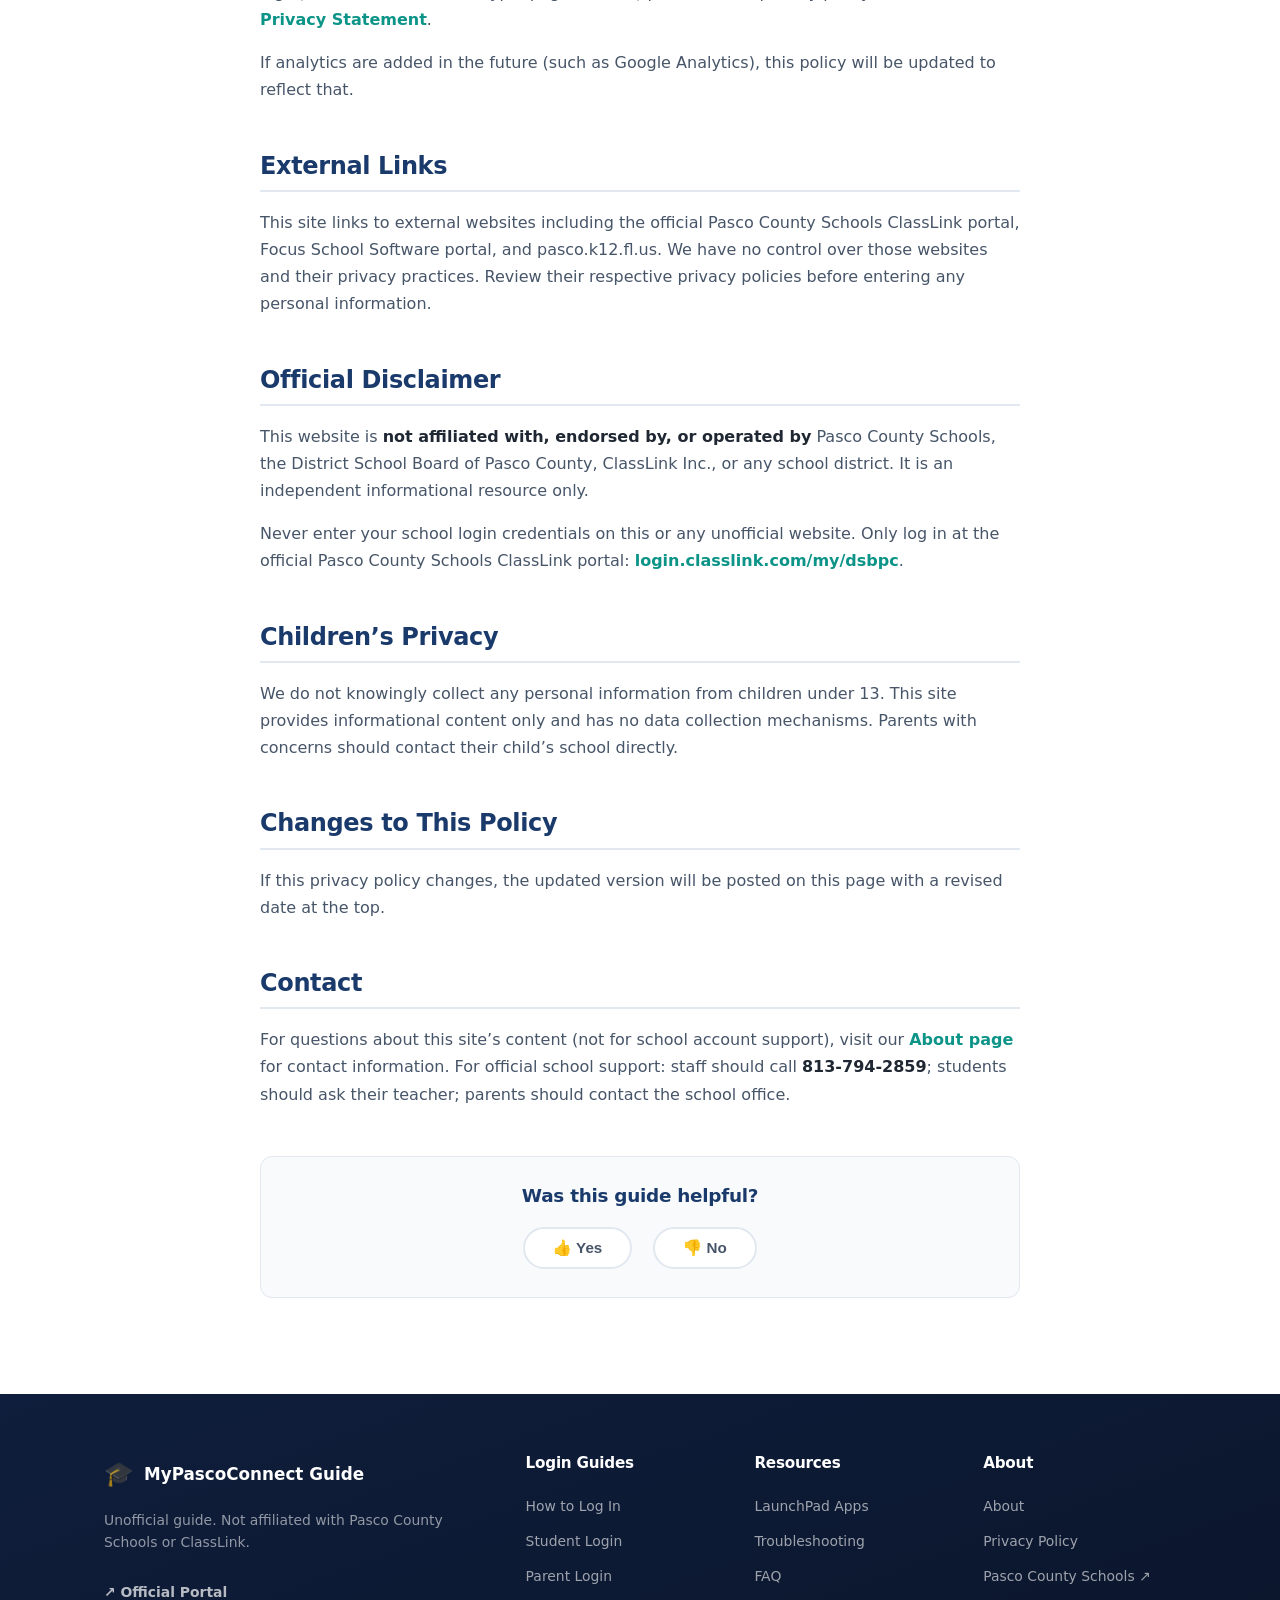
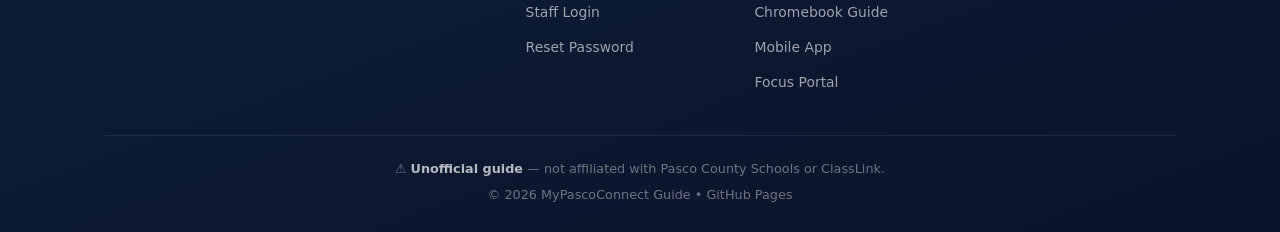
<file: privacy-policy.html>
﻿<!DOCTYPE html>
<html lang="en">
<head>
<meta name="google-site-verification" content="11FLm9xiGGDtxdJyM9jgLm7n6e5dTbi9EqXla_tMtXE" />
<meta charset="UTF-8"/><meta name="viewport" content="width=device-width,initial-scale=1"/>
<meta name="description" content="Privacy policy for the MyPascoConnect Guide — an unofficial, independent informational website. We do not collect personal data, run login forms, or store user information."/>
<meta name="robots" content="index,follow"/>
<link rel="canonical" href="https://thisaliraza.github.io/mypascoconnect/privacy-policy.html"/>
<title>Privacy Policy | MyPascoConnect Guide</title>
<link rel="stylesheet" href="./assets/css/style.css"/>
</head>
<body>
<a class="skip-link" href="#main">Skip to main content</a>
<header class="navbar" role="banner"><div class="nav-inner">
  <a class="logo" href="./index.html"><span class="logo-icon">&#127891;</span><span class="logo-text">MyPascoConnect Guide<span>Login Guide &amp; Resources</span></span></a>
  <nav aria-label="Main navigation"><ul class="nav-links">
    <li><a href="./index.html">Home</a></li><li><a href="./student-login.html">Student Login</a></li>
    <li><a href="./parent-login.html">Parent Login</a></li><li><a href="./staff-login.html">Staff Login</a></li>
    <li><a href="./reset-password.html">Reset Password</a></li><li><a href="./apps.html">Apps</a></li>
    <li><a href="./troubleshooting.html">Help</a></li><li><a href="./faq.html">FAQ</a></li>
    <li><a href="https://login.classlink.com/my/dsbpc" class="btn-portal" target="_blank" rel="nofollow noopener">Official Portal &#8599;</a></li>
  </ul></nav>
  <button class="hamburger" aria-label="Toggle navigation" aria-expanded="false">&#9776;</button>
</div></header>
<nav class="breadcrumb" aria-label="Breadcrumb"><ol><li><a href="./index.html">Home</a></li><li><span aria-current="page">Privacy Policy</span></li></ol></nav>
<section class="page-hero"><div class="container">
  <h1>Privacy Policy</h1>
  <p>Last updated: September 2026</p>
</div></section>
<main id="main"><div class="section"><div class="container"><div class="page-content" style="max-width:760px">

  <h2>Overview</h2>
  <p>This Privacy Policy describes how the MyPascoConnect Guide (&#8220;this site&#8221;, &#8220;we&#8221;) handles information when you visit <strong>thisaliraza.github.io/mypascoconnect</strong>.</p>
  <div class="box box-info">&#128274; <strong>Short version:</strong> We do not collect, store, or process any personal information. This is a static informational website with no login forms, no account system, and no data collection.</div>

  <h2>Information We Do NOT Collect</h2>
  <ul>
    <li>No names, email addresses, or contact information</li>
    <li>No student ID numbers or school credentials (we have no login forms)</li>
    <li>No payment information</li>
    <li>No cookies set by this website</li>
    <li>No account registration or user profiles</li>
  </ul>

  <h2>Third-Party Services</h2>
  <p>This site is hosted on <strong>GitHub Pages</strong> (github.com). GitHub may collect standard web server logs (IP addresses, browser type, pages visited) per their own privacy policy at <a href="https://docs.github.com/en/site-policy/privacy-policies/github-general-privacy-statement" rel="noopener" target="_blank">GitHub&#8217;s Privacy Statement</a>.</p>
  <p>If analytics are added in the future (such as Google Analytics), this policy will be updated to reflect that.</p>

  <h2>External Links</h2>
  <p>This site links to external websites including the official Pasco County Schools ClassLink portal, Focus School Software portal, and pasco.k12.fl.us. We have no control over those websites and their privacy practices. Review their respective privacy policies before entering any personal information.</p>

  <h2>Official Disclaimer</h2>
  <p>This website is <strong>not affiliated with, endorsed by, or operated by</strong> Pasco County Schools, the District School Board of Pasco County, ClassLink Inc., or any school district. It is an independent informational resource only.</p>
  <p>Never enter your school login credentials on this or any unofficial website. Only log in at the official Pasco County Schools ClassLink portal: <a href="https://login.classlink.com/my/dsbpc" rel="nofollow noopener" target="_blank">login.classlink.com/my/dsbpc</a>.</p>

  <h2>Children&#8217;s Privacy</h2>
  <p>We do not knowingly collect any personal information from children under 13. This site provides informational content only and has no data collection mechanisms. Parents with concerns should contact their child&#8217;s school directly.</p>

  <h2>Changes to This Policy</h2>
  <p>If this privacy policy changes, the updated version will be posted on this page with a revised date at the top.</p>

  <h2>Contact</h2>
  <p>For questions about this site&#8217;s content (not for school account support), visit our <a href="./about.html">About page</a> for contact information. For official school support: staff should call <strong>813-794-2859</strong>; students should ask their teacher; parents should contact the school office.</p>

</div></div></div></main>
<footer class="footer" role="contentinfo"><div class="container"><div class="footer-grid">
  <div class="footer-col"><div class="footer-logo"><span class="logo-icon">&#127891;</span><b>MyPascoConnect Guide</b></div><p>Unofficial guide. Not affiliated with Pasco County Schools or ClassLink.</p><a href="https://login.classlink.com/my/dsbpc" rel="nofollow noopener" target="_blank" style="color:rgba(255,255,255,.7);font-size:.87rem;font-weight:600">&#8599; Official Portal</a></div>
  <div class="footer-col"><h4>Login Guides</h4><ul><li><a href="./index.html">How to Log In</a></li><li><a href="./student-login.html">Student Login</a></li><li><a href="./parent-login.html">Parent Login</a></li><li><a href="./staff-login.html">Staff Login</a></li><li><a href="./reset-password.html">Reset Password</a></li></ul></div>
  <div class="footer-col"><h4>Resources</h4><ul><li><a href="./apps.html">LaunchPad Apps</a></li><li><a href="./troubleshooting.html">Troubleshooting</a></li><li><a href="./faq.html">FAQ</a></li><li><a href="./chromebook.html">Chromebook Guide</a></li><li><a href="./mobile-app.html">Mobile App</a></li><li><a href="./focus-parent-portal.html">Focus Portal</a></li></ul></div>
  <div class="footer-col"><h4>About</h4><ul><li><a href="./about.html">About</a></li><li><a href="./privacy-policy.html">Privacy Policy</a></li><li><a href="https://www.pasco.k12.fl.us/" rel="noopener" target="_blank">Pasco County Schools &#8599;</a></li></ul></div>
</div><div class="footer-bottom"><p>&#9888; <strong>Unofficial guide</strong> &mdash; not affiliated with Pasco County Schools or ClassLink.</p><p>&copy; 2026 MyPascoConnect Guide &bull; GitHub Pages</p></div></div></footer>
<button class="back-to-top" aria-label="Back to top">&#8679;</button><script src="./assets/js/main.js"></script>
</body></html>
</file>
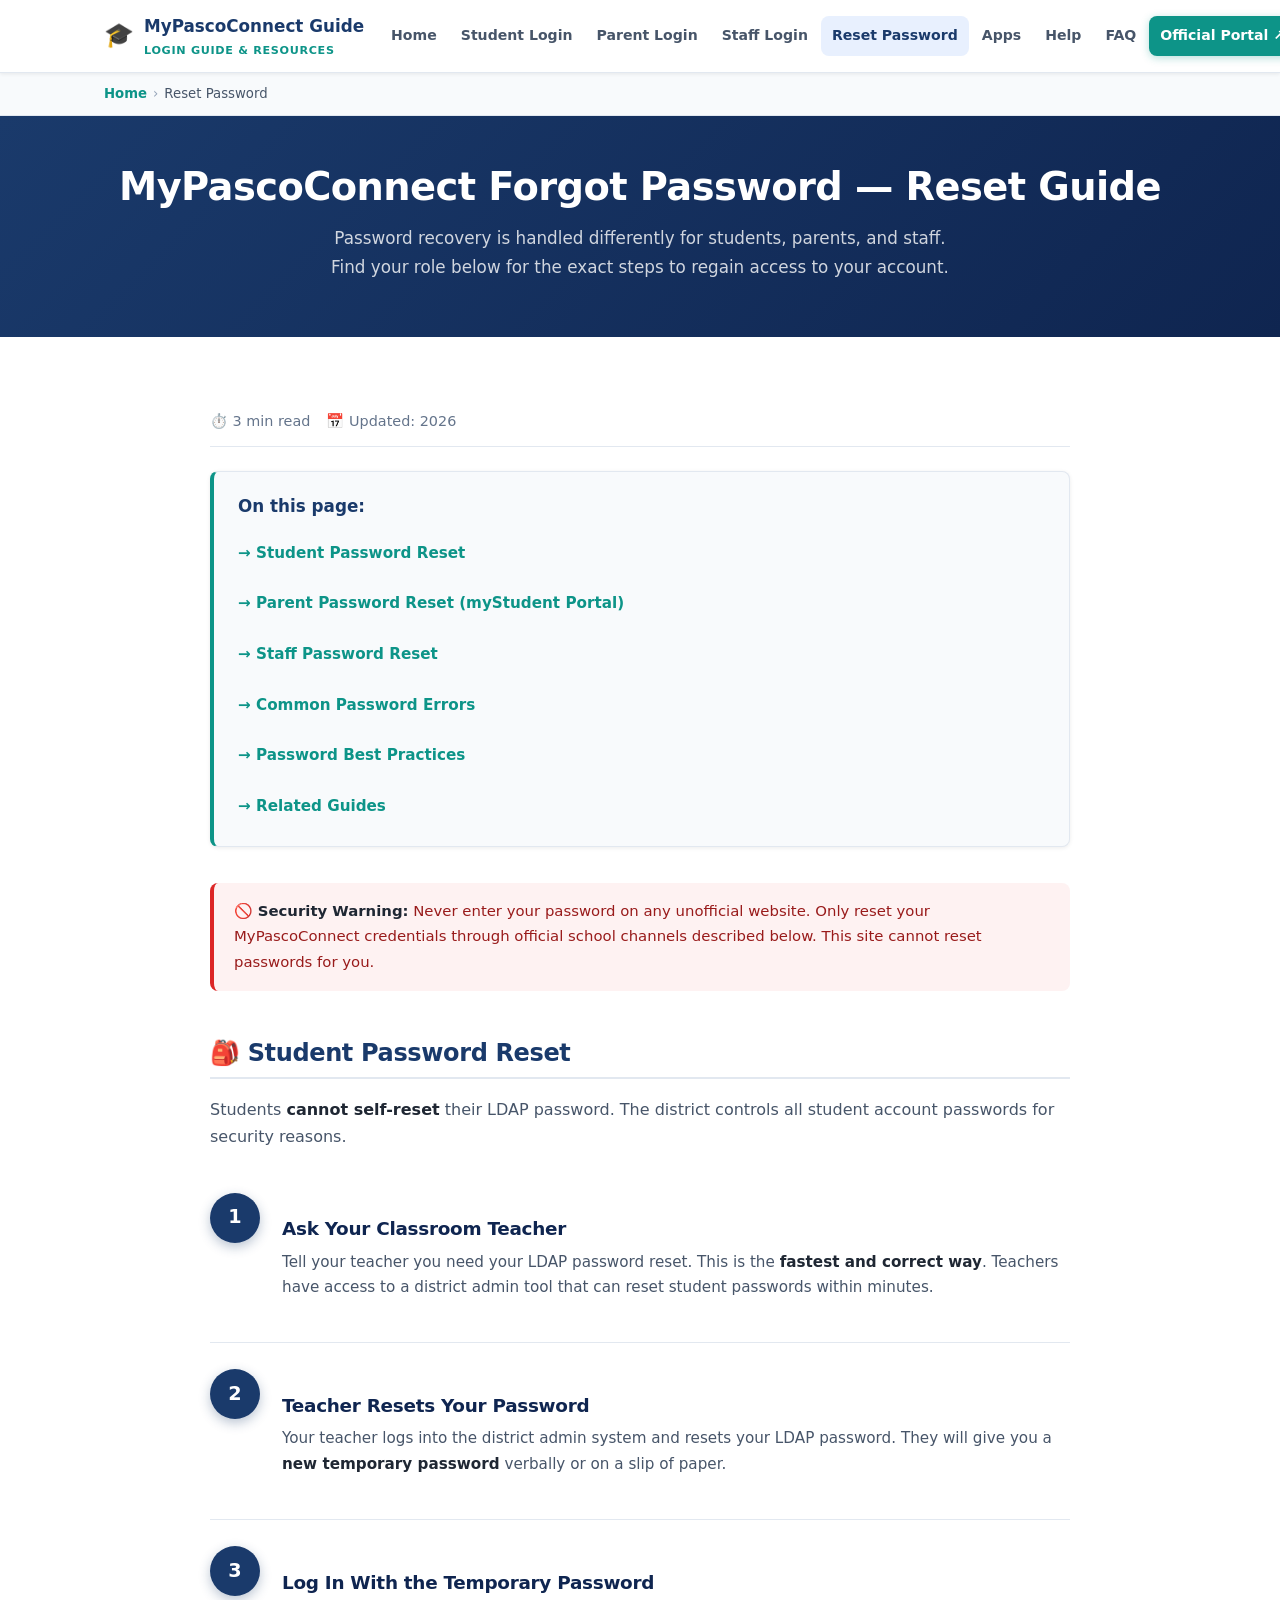
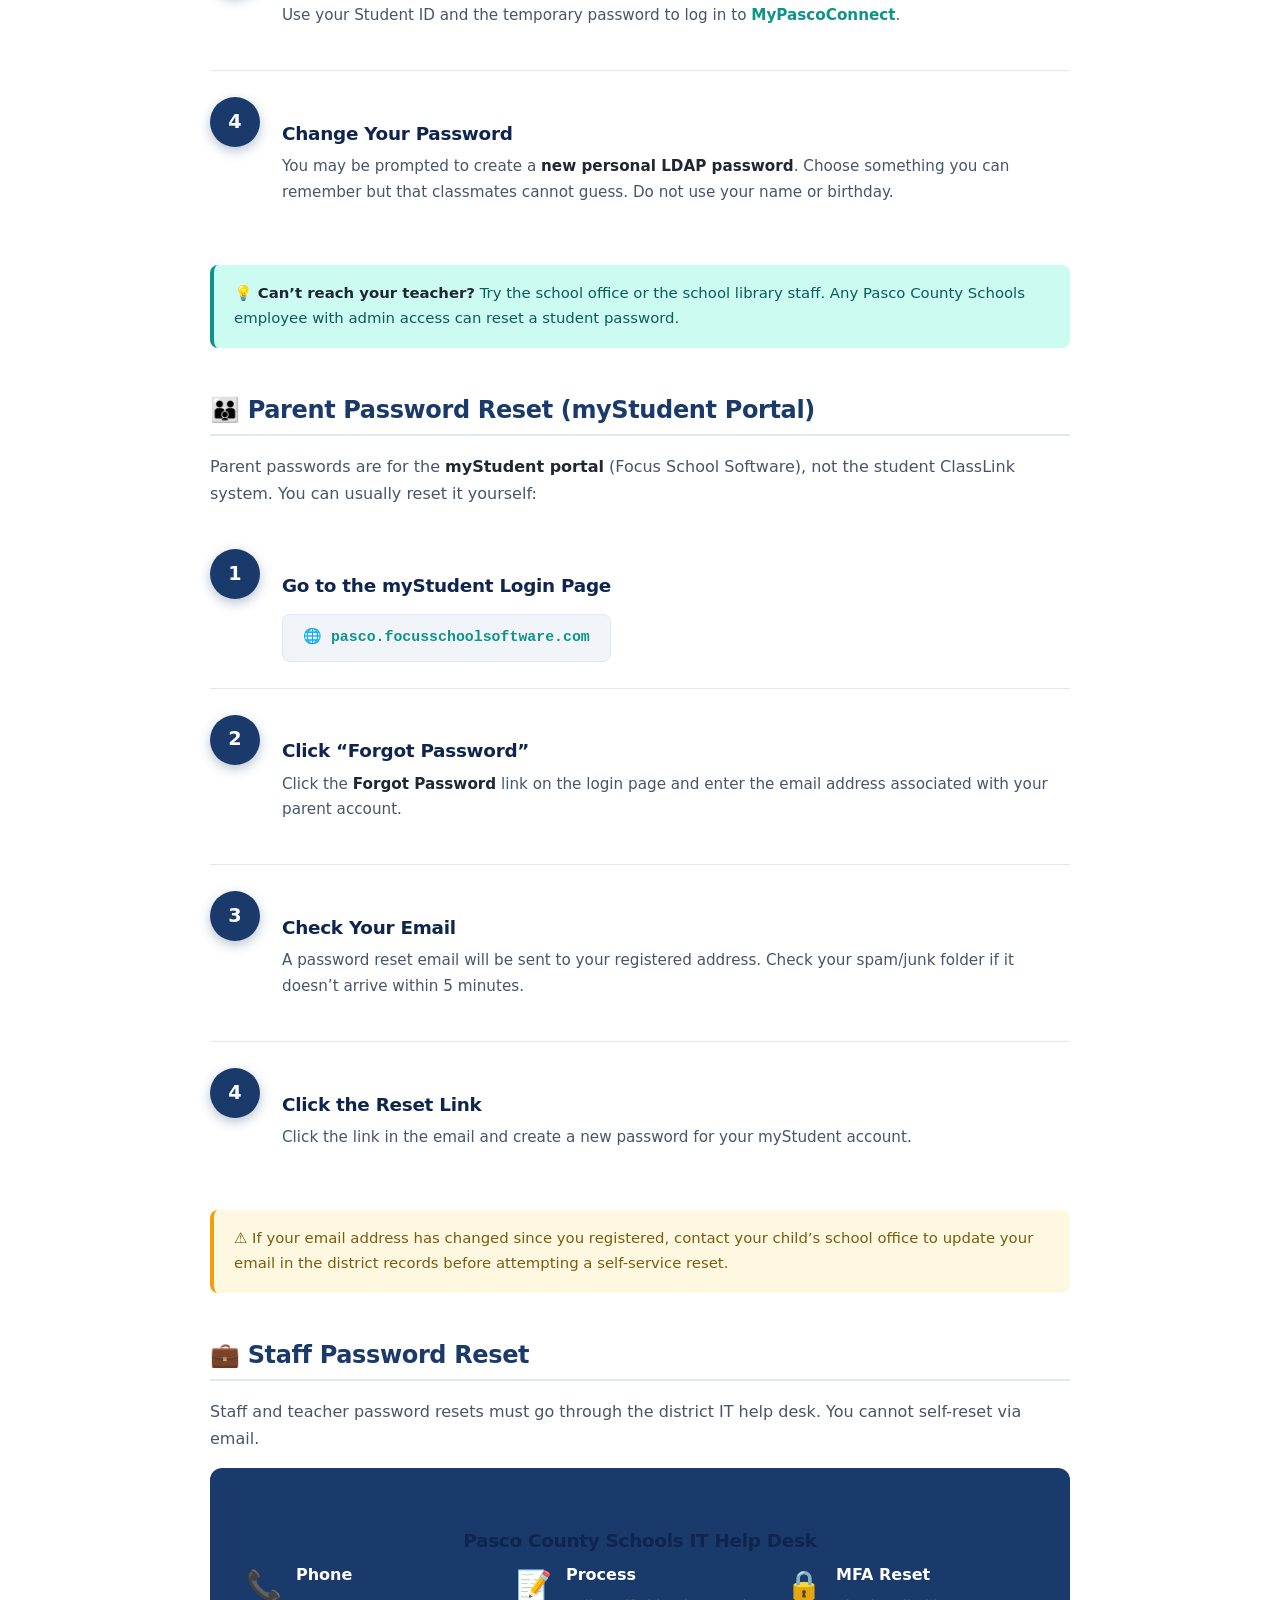
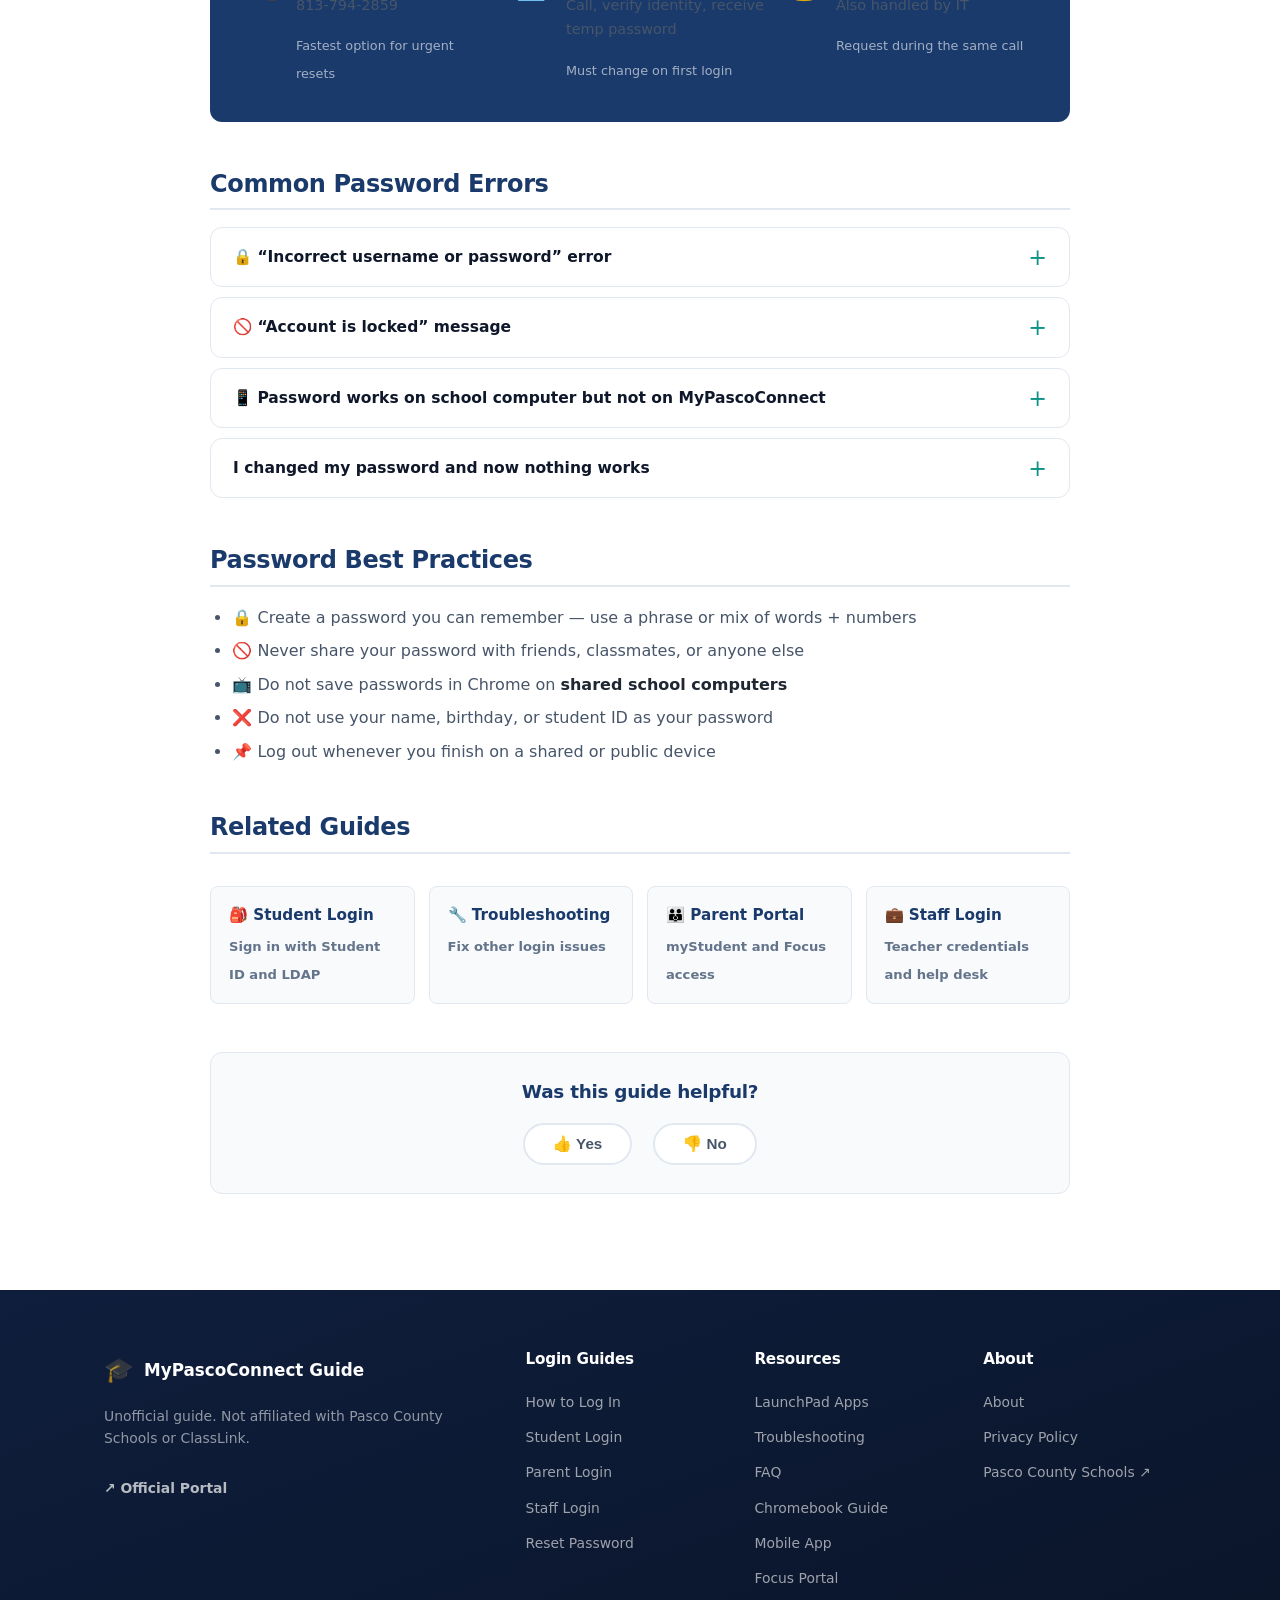
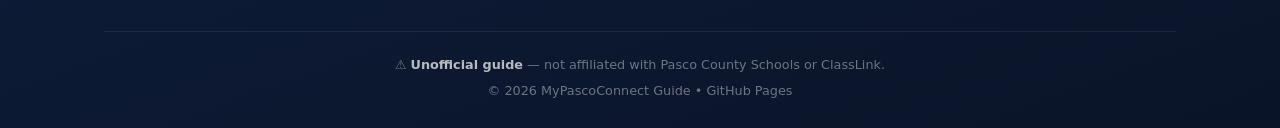
<file: reset-password.html>
﻿<!DOCTYPE html>
<html lang="en">
<head>
<meta name="google-site-verification" content="11FLm9xiGGDtxdJyM9jgLm7n6e5dTbi9EqXla_tMtXE" />
<meta charset="UTF-8"/><meta name="viewport" content="width=device-width,initial-scale=1"/>
<meta name="description" content="How to reset or recover your MyPascoConnect password for Pasco County Schools. Separate steps for students (ask teacher), parents (myStudent portal), and staff (813-794-2859). Includes common errors and security tips."/>
<meta name="robots" content="index,follow,max-image-preview:large"/>
<link rel="canonical" href="https://thisaliraza.github.io/mypascoconnect/reset-password.html"/>
<meta property="og:title" content="MyPascoConnect Reset Password | Forgot LDAP Password Guide"/>
<meta property="og:url" content="https://thisaliraza.github.io/mypascoconnect/reset-password.html"/>
<meta name="twitter:card" content="summary_large_image"/>
<title>MyPascoConnect Forgot Password | Reset LDAP Password Guide 2026</title>
<link rel="stylesheet" href="./assets/css/style.css"/>
<script type="application/ld+json">
{"@context":"https://schema.org","@graph":[
{"@type":"WebPage","url":"https://thisaliraza.github.io/mypascoconnect/reset-password.html","name":"MyPascoConnect Password Reset Guide","breadcrumb":{"@type":"BreadcrumbList","itemListElement":[{"@type":"ListItem","position":1,"name":"Home","item":"https://thisaliraza.github.io/mypascoconnect/"},{"@type":"ListItem","position":2,"name":"Reset Password"}]}},
{"@type":"FAQPage","mainEntity":[
{"@type":"Question","name":"How do students reset their MyPascoConnect password?","acceptedAnswer":{"@type":"Answer","text":"Students cannot reset their own LDAP password. They must ask their classroom teacher, who can reset it through the district admin system. The teacher will provide a new temporary password which the student must change on first login."}},
{"@type":"Question","name":"How do parents reset their myStudent portal password?","acceptedAnswer":{"@type":"Answer","text":"Parents can use the Forgot Password link on the myStudent Focus School Software login page. An email with a reset link will be sent. If the email address on file is outdated, contact the school office."}},
{"@type":"Question","name":"How do Pasco County Schools staff reset their password?","acceptedAnswer":{"@type":"Answer","text":"Staff should call the Pasco County Schools IT help desk at 813-794-2859. They will verify your identity and issue a temporary password. MFA reset can also be handled by IT."}},
{"@type":"Question","name":"Why can't students reset their own LDAP password?","acceptedAnswer":{"@type":"Answer","text":"The LDAP (Lightweight Directory Access Protocol) system used by Pasco County Schools is a centralized network directory. Student accounts are restricted for security â€” teachers and administrators manage password resets to protect student data."}}]}
]}
</script>
</head>
<body>
<a class="skip-link" href="#main">Skip to main content</a>
<header class="navbar" role="banner"><div class="nav-inner">
  <a class="logo" href="./index.html"><span class="logo-icon">&#127891;</span><span class="logo-text">MyPascoConnect Guide<span>Login Guide &amp; Resources</span></span></a>
  <nav aria-label="Main navigation"><ul class="nav-links">
    <li><a href="./index.html">Home</a></li><li><a href="./student-login.html">Student Login</a></li>
    <li><a href="./parent-login.html">Parent Login</a></li><li><a href="./staff-login.html">Staff Login</a></li>
    <li><a href="./reset-password.html" class="active">Reset Password</a></li><li><a href="./apps.html">Apps</a></li>
    <li><a href="./troubleshooting.html">Help</a></li><li><a href="./faq.html">FAQ</a></li>
    <li><a href="https://login.classlink.com/my/dsbpc" class="btn-portal" target="_blank" rel="nofollow noopener">Official Portal &#8599;</a></li>
  </ul></nav>
  <button class="hamburger" aria-label="Toggle navigation" aria-expanded="false">&#9776;</button>
</div></header>
<nav class="breadcrumb" aria-label="Breadcrumb"><ol><li><a href="./index.html">Home</a></li><li><span aria-current="page">Reset Password</span></li></ol></nav>
<section class="page-hero"><div class="container">
  <h1>MyPascoConnect Forgot Password &#8212; Reset Guide</h1>
  <p>Password recovery is handled differently for students, parents, and staff. Find your role below for the exact steps to regain access to your account.</p>
</div></section>
<main id="main"><div class="section"><div class="container"><div class="page-content">

  <div class="box box-danger">&#128683; <strong>Security Warning:</strong> Never enter your password on any unofficial website. Only reset your MyPascoConnect credentials through official school channels described below. This site cannot reset passwords for you.</div>

  <h2>&#127890; Student Password Reset</h2>
  <p>Students <strong>cannot self-reset</strong> their LDAP password. The district controls all student account passwords for security reasons.</p>
  <div class="steps">
    <div class="step"><div class="step-num">1</div><div class="step-body"><h3>Ask Your Classroom Teacher</h3><p>Tell your teacher you need your LDAP password reset. This is the <strong>fastest and correct way</strong>. Teachers have access to a district admin tool that can reset student passwords within minutes.</p></div></div>
    <div class="step"><div class="step-num">2</div><div class="step-body"><h3>Teacher Resets Your Password</h3><p>Your teacher logs into the district admin system and resets your LDAP password. They will give you a <strong>new temporary password</strong> verbally or on a slip of paper.</p></div></div>
    <div class="step"><div class="step-num">3</div><div class="step-body"><h3>Log In With the Temporary Password</h3><p>Use your Student ID and the temporary password to log in to <a href="https://login.classlink.com/my/dsbpc" rel="nofollow noopener" target="_blank">MyPascoConnect</a>.</p></div></div>
    <div class="step"><div class="step-num">4</div><div class="step-body"><h3>Change Your Password</h3><p>You may be prompted to create a <strong>new personal LDAP password</strong>. Choose something you can remember but that classmates cannot guess. Do not use your name or birthday.</p></div></div>
  </div>
  <div class="box box-tip">&#128161; <strong>Can&#8217;t reach your teacher?</strong> Try the school office or the school library staff. Any Pasco County Schools employee with admin access can reset a student password.</div>

  <h2>&#128106; Parent Password Reset (myStudent Portal)</h2>
  <p>Parent passwords are for the <strong>myStudent portal</strong> (Focus School Software), not the student ClassLink system. You can usually reset it yourself:</p>
  <div class="steps">
    <div class="step"><div class="step-num">1</div><div class="step-body"><h3>Go to the myStudent Login Page</h3><a href="https://pasco.focusschoolsoftware.com" class="link-box" target="_blank" rel="nofollow noopener">&#127760; pasco.focusschoolsoftware.com</a></div></div>
    <div class="step"><div class="step-num">2</div><div class="step-body"><h3>Click &#8220;Forgot Password&#8221;</h3><p>Click the <strong>Forgot Password</strong> link on the login page and enter the email address associated with your parent account.</p></div></div>
    <div class="step"><div class="step-num">3</div><div class="step-body"><h3>Check Your Email</h3><p>A password reset email will be sent to your registered address. Check your spam/junk folder if it doesn&#8217;t arrive within 5 minutes.</p></div></div>
    <div class="step"><div class="step-num">4</div><div class="step-body"><h3>Click the Reset Link</h3><p>Click the link in the email and create a new password for your myStudent account.</p></div></div>
  </div>
  <div class="box box-warn">&#9888;&#65039; If your email address has changed since you registered, contact your child&#8217;s school office to update your email in the district records before attempting a self-service reset.</div>

  <h2>&#128188; Staff Password Reset</h2>
  <p>Staff and teacher password resets must go through the district IT help desk. You cannot self-reset via email.</p>
  <div class="contact-box" style="margin-top:16px">
    <h3>Pasco County Schools IT Help Desk</h3>
    <div class="contact-grid">
      <div class="contact-item"><span class="contact-icon">&#128222;</span><div><strong>Phone</strong><p>813-794-2859</p><small>Fastest option for urgent resets</small></div></div>
      <div class="contact-item"><span class="contact-icon">&#128221;</span><div><strong>Process</strong><p>Call, verify identity, receive temp password</p><small>Must change on first login</small></div></div>
      <div class="contact-item"><span class="contact-icon">&#128274;</span><div><strong>MFA Reset</strong><p>Also handled by IT</p><small>Request during the same call</small></div></div>
    </div>
  </div>

  <h2>Common Password Errors</h2>
  <div class="accordion-list">
    <details class="acc-item"><summary>&#128274; &#8220;Incorrect username or password&#8221; error</summary><div class="acc-body"><p>Verify your username is your <strong>Student ID number</strong> (not your email). Check that <strong>CAPS LOCK is off</strong>. Passwords are case-sensitive. If you recently had your password reset, use the new temporary password.</p></div></details>
    <details class="acc-item"><summary>&#128683; &#8220;Account is locked&#8221; message</summary><div class="acc-body"><p>After too many failed login attempts, accounts are locked automatically for security. Wait <strong>15&#8211;30 minutes</strong>, then try again. If still locked, ask your teacher (students) or call IT at 813-794-2859 (staff).</p></div></details>
    <details class="acc-item"><summary>&#128241; Password works on school computer but not on MyPascoConnect</summary><div class="acc-body"><p>This can happen when a password reset is only partially synced across systems. Try logging in at a school computer first to force a sync, then retry the portal. If the issue persists, ask IT to do a full LDAP sync on your account.</p></div></details>
    <details class="acc-item"><summary>I changed my password and now nothing works</summary><div class="acc-body"><p>When you change your LDAP password, it must update across all connected school systems. Log out of all devices, wait 5 minutes, then log back in with the new password on each device. Also update any saved passwords in your browser.</p></div></details>
  </div>

  <h2>Password Best Practices</h2>
  <ul>
    <li>&#128274; Create a password you can remember &#8212; use a phrase or mix of words + numbers</li>
    <li>&#128683; Never share your password with friends, classmates, or anyone else</li>
    <li>&#128250; Do not save passwords in Chrome on <strong>shared school computers</strong></li>
    <li>&#10060; Do not use your name, birthday, or student ID as your password</li>
    <li>&#128204; Log out whenever you finish on a shared or public device</li>
  </ul>

  <h2>Related Guides</h2>
  <div class="internal-links-grid">
    <a href="./student-login.html" class="il-card"><strong>&#127890; Student Login</strong><span>Sign in with Student ID and LDAP</span></a>
    <a href="./troubleshooting.html" class="il-card"><strong>&#128295; Troubleshooting</strong><span>Fix other login issues</span></a>
    <a href="./parent-login.html" class="il-card"><strong>&#128106; Parent Portal</strong><span>myStudent and Focus access</span></a>
    <a href="./staff-login.html" class="il-card"><strong>&#128188; Staff Login</strong><span>Teacher credentials and help desk</span></a>
  </div>

</div></div></div></main>
<footer class="footer" role="contentinfo"><div class="container"><div class="footer-grid">
  <div class="footer-col"><div class="footer-logo"><span class="logo-icon">&#127891;</span><b>MyPascoConnect Guide</b></div><p>Unofficial guide. Not affiliated with Pasco County Schools or ClassLink.</p><a href="https://login.classlink.com/my/dsbpc" rel="nofollow noopener" target="_blank" style="color:rgba(255,255,255,.7);font-size:.87rem;font-weight:600">&#8599; Official Portal</a></div>
  <div class="footer-col"><h4>Login Guides</h4><ul><li><a href="./index.html">How to Log In</a></li><li><a href="./student-login.html">Student Login</a></li><li><a href="./parent-login.html">Parent Login</a></li><li><a href="./staff-login.html">Staff Login</a></li><li><a href="./reset-password.html">Reset Password</a></li></ul></div>
  <div class="footer-col"><h4>Resources</h4><ul><li><a href="./apps.html">LaunchPad Apps</a></li><li><a href="./troubleshooting.html">Troubleshooting</a></li><li><a href="./faq.html">FAQ</a></li><li><a href="./chromebook.html">Chromebook Guide</a></li><li><a href="./mobile-app.html">Mobile App</a></li><li><a href="./focus-parent-portal.html">Focus Portal</a></li></ul></div>
  <div class="footer-col"><h4>About</h4><ul><li><a href="./about.html">About</a></li><li><a href="./privacy-policy.html">Privacy Policy</a></li><li><a href="https://www.pasco.k12.fl.us/" rel="noopener" target="_blank">Pasco County Schools &#8599;</a></li></ul></div>
</div><div class="footer-bottom"><p>&#9888; <strong>Unofficial guide</strong> &mdash; not affiliated with Pasco County Schools or ClassLink.</p><p>&copy; 2026 MyPascoConnect Guide &bull; GitHub Pages</p></div></div></footer>
<button class="back-to-top" aria-label="Back to top">&#8679;</button><script src="./assets/js/main.js"></script>
</body></html>
</file>
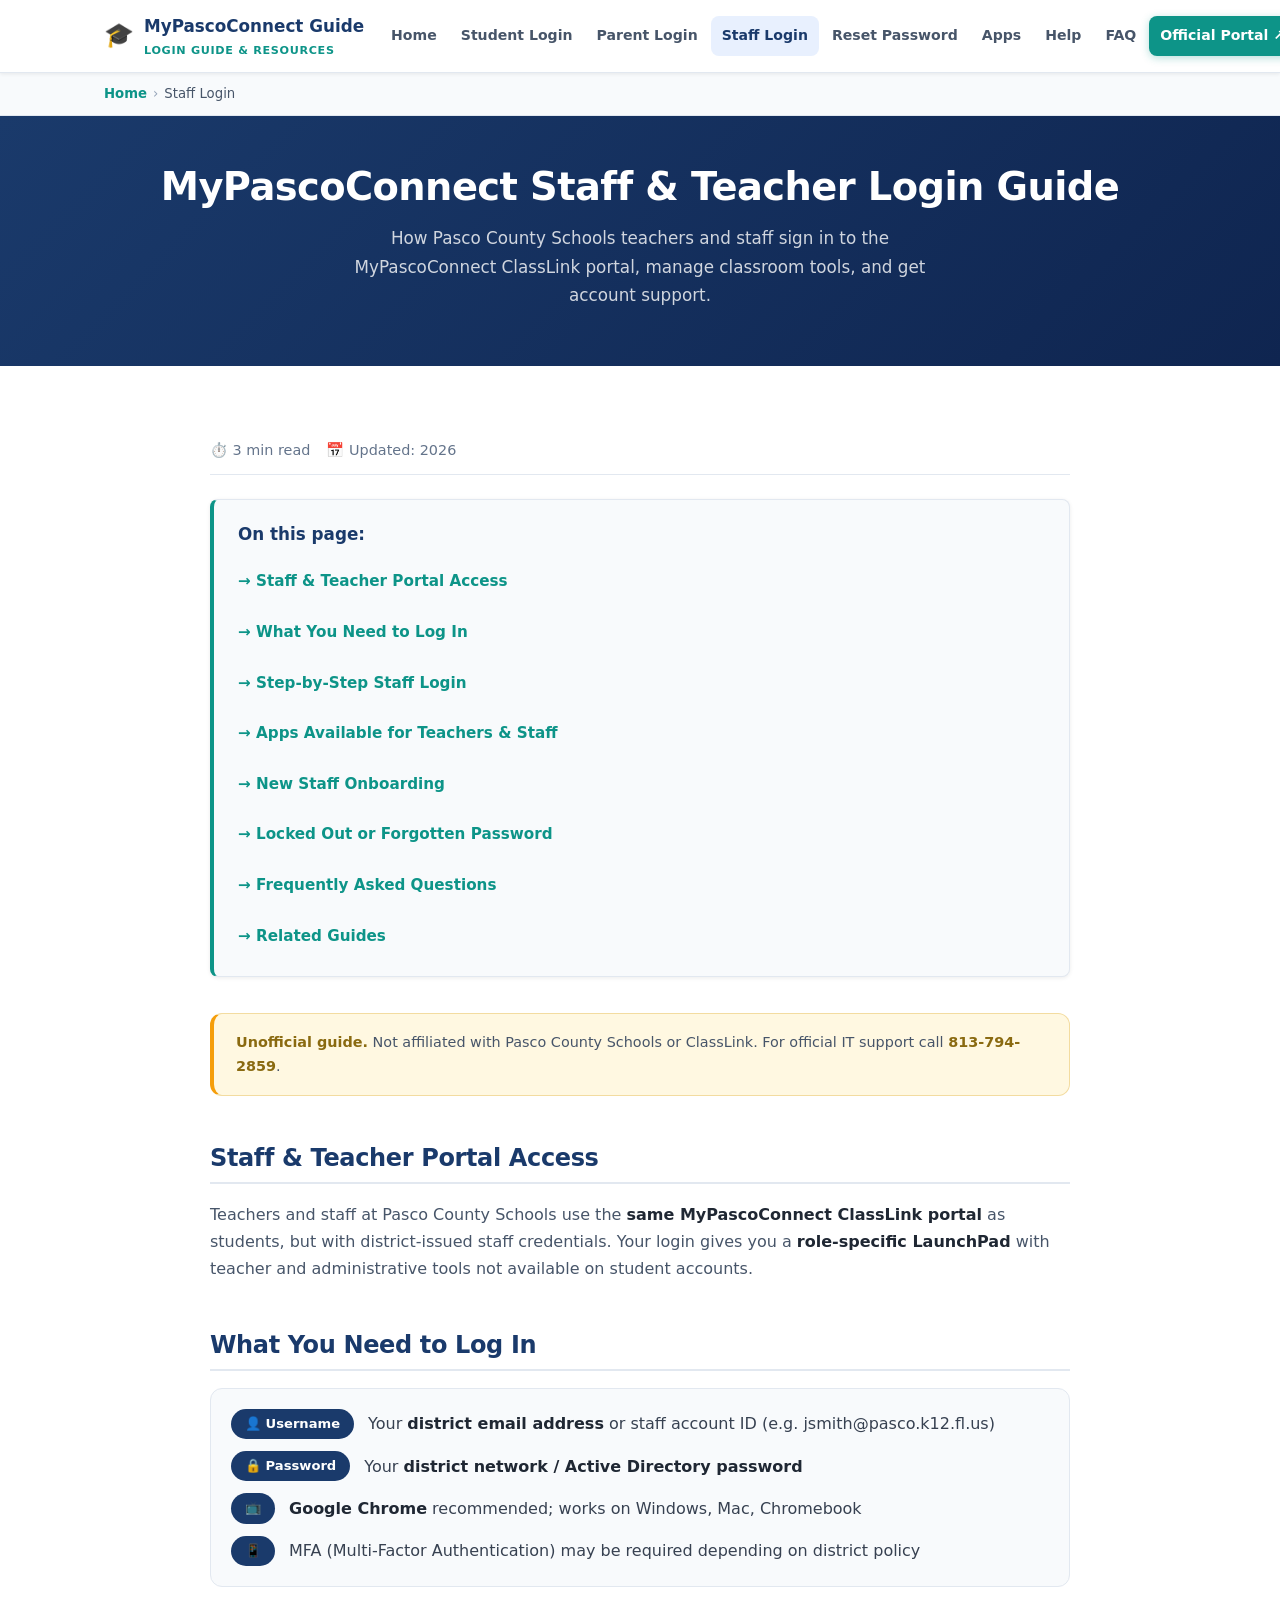
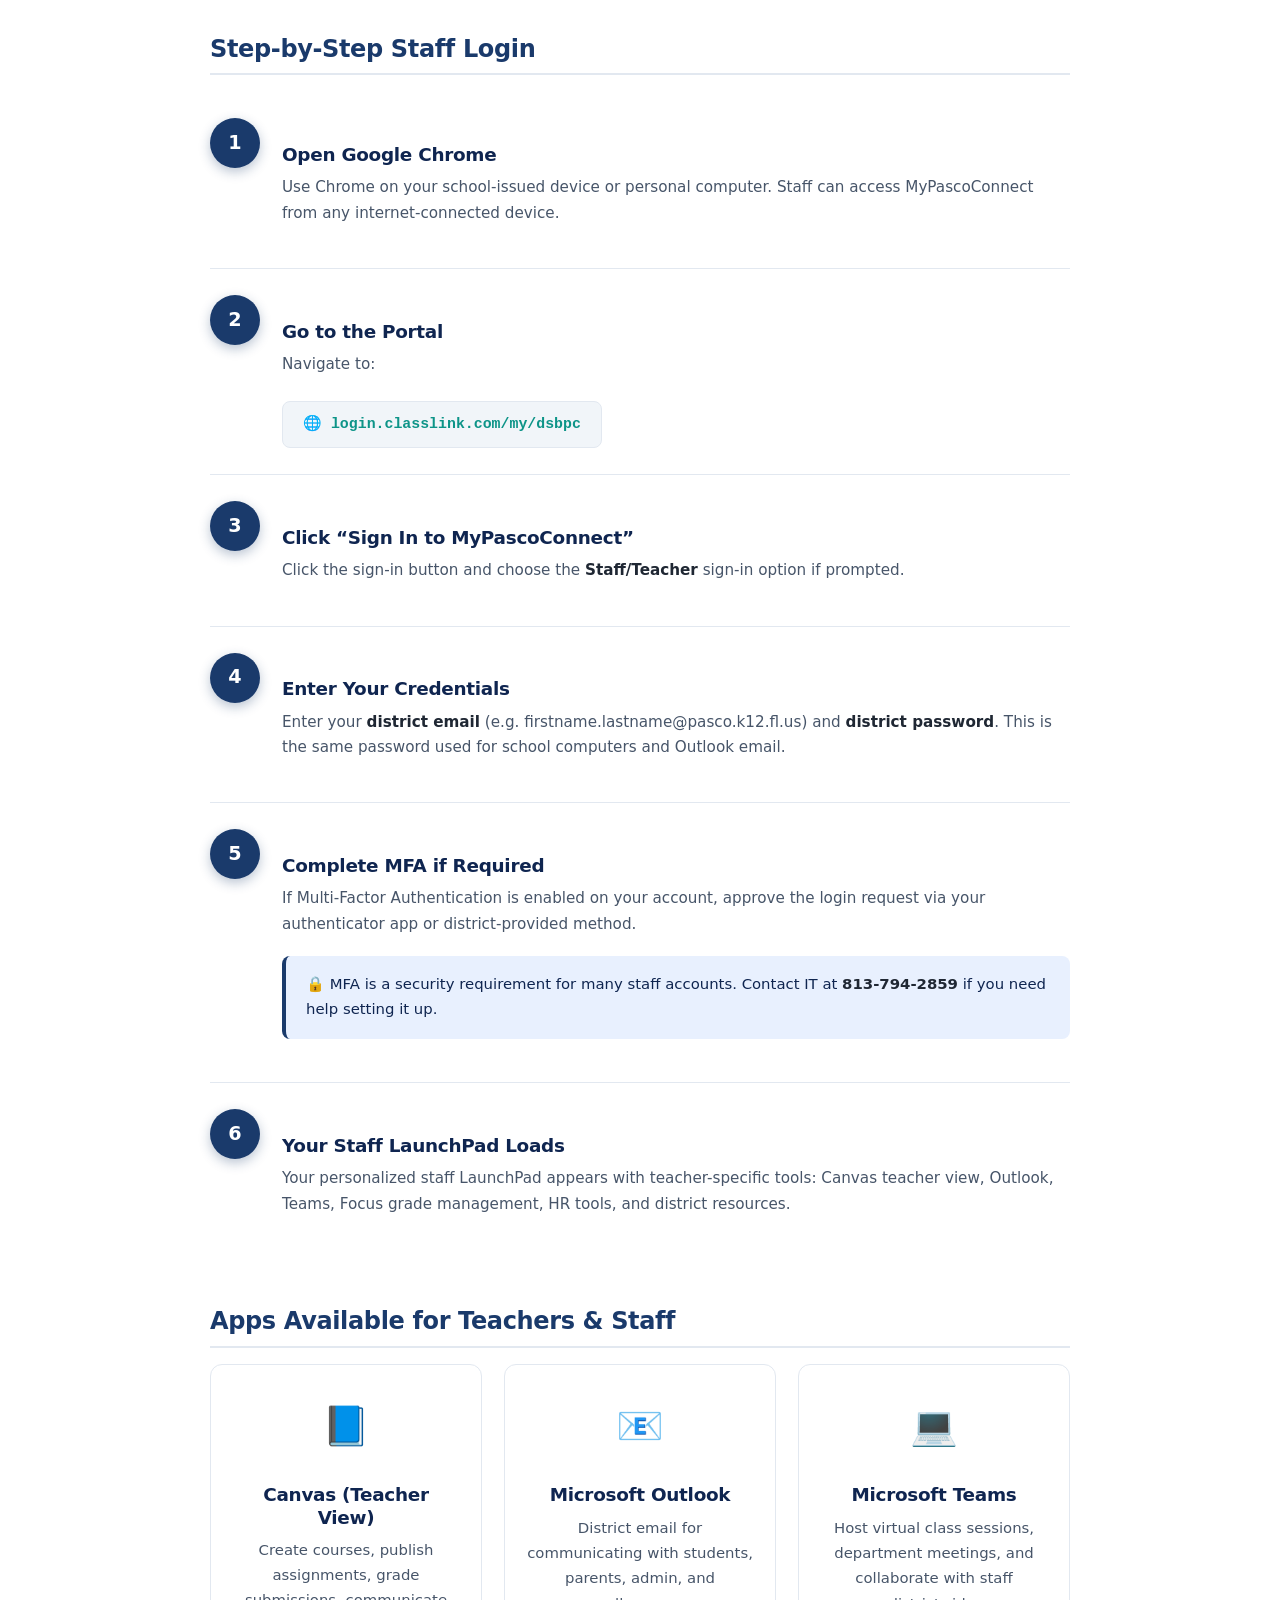
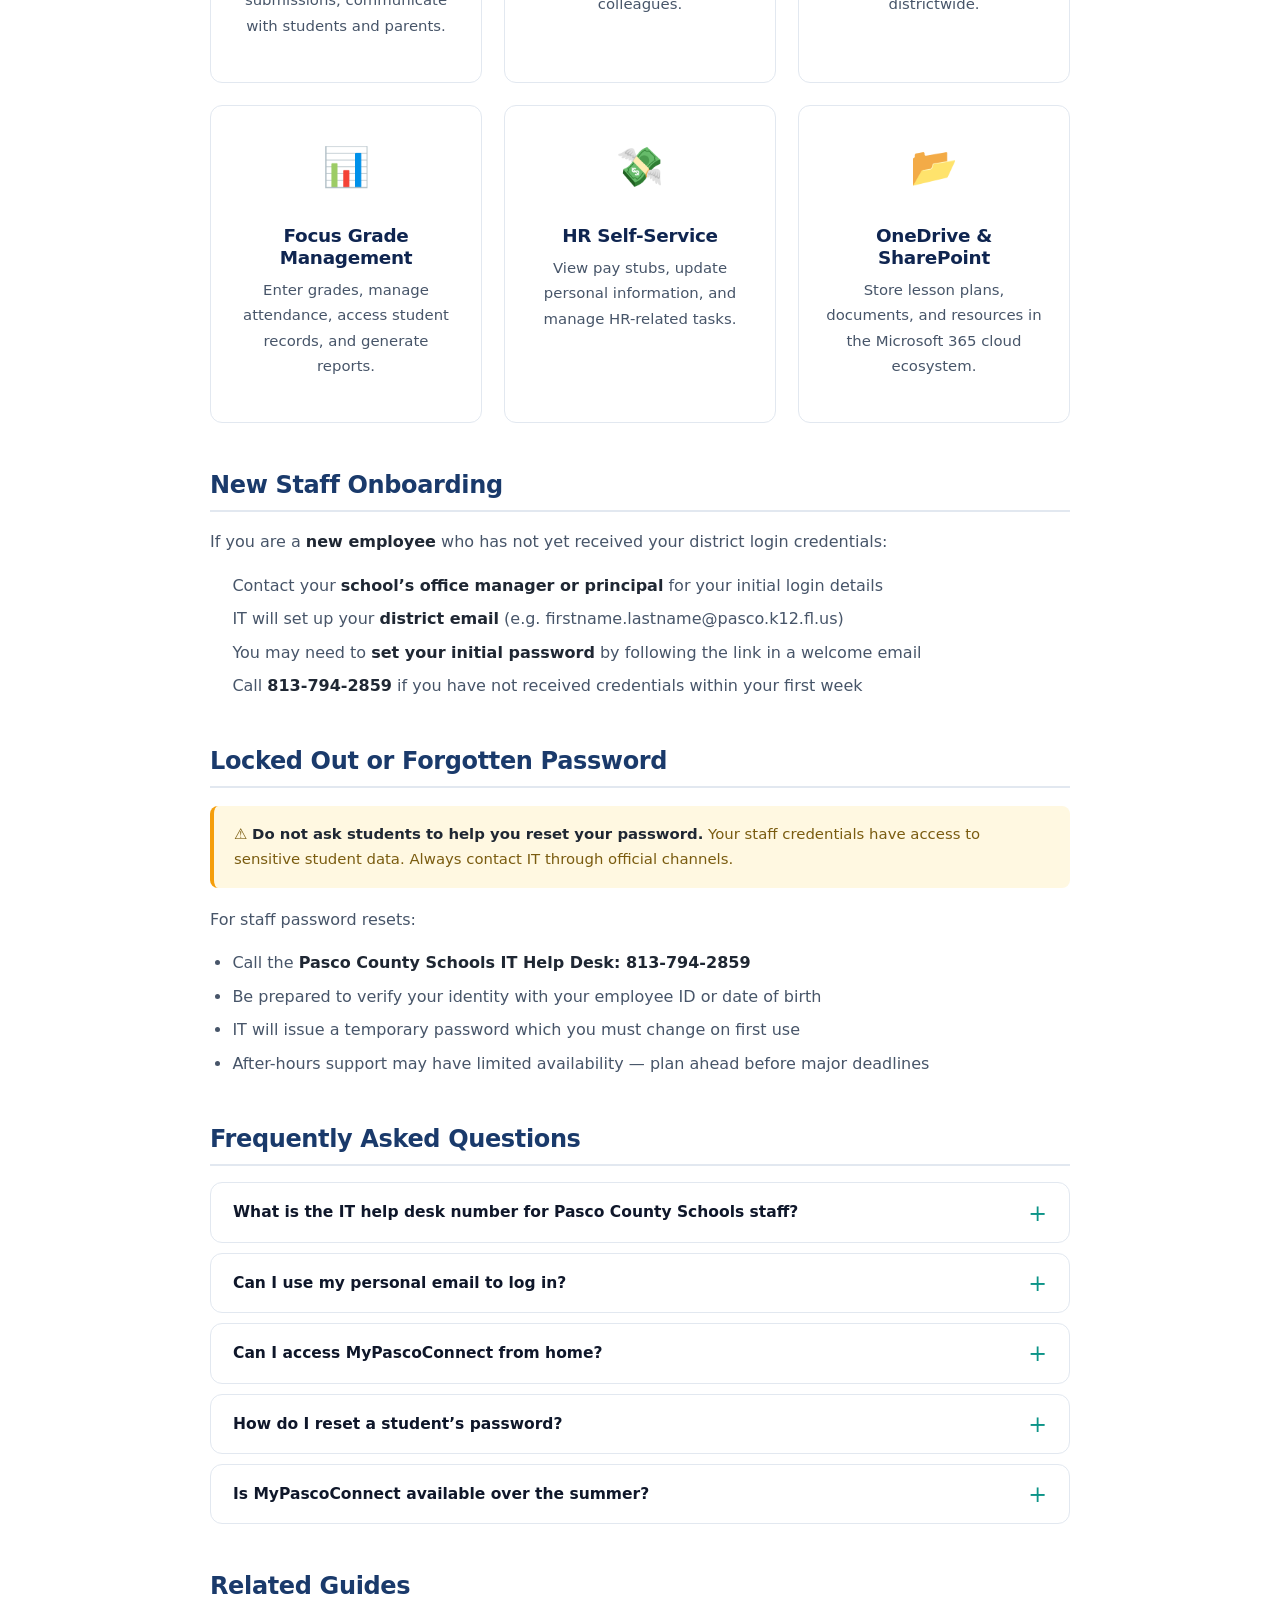
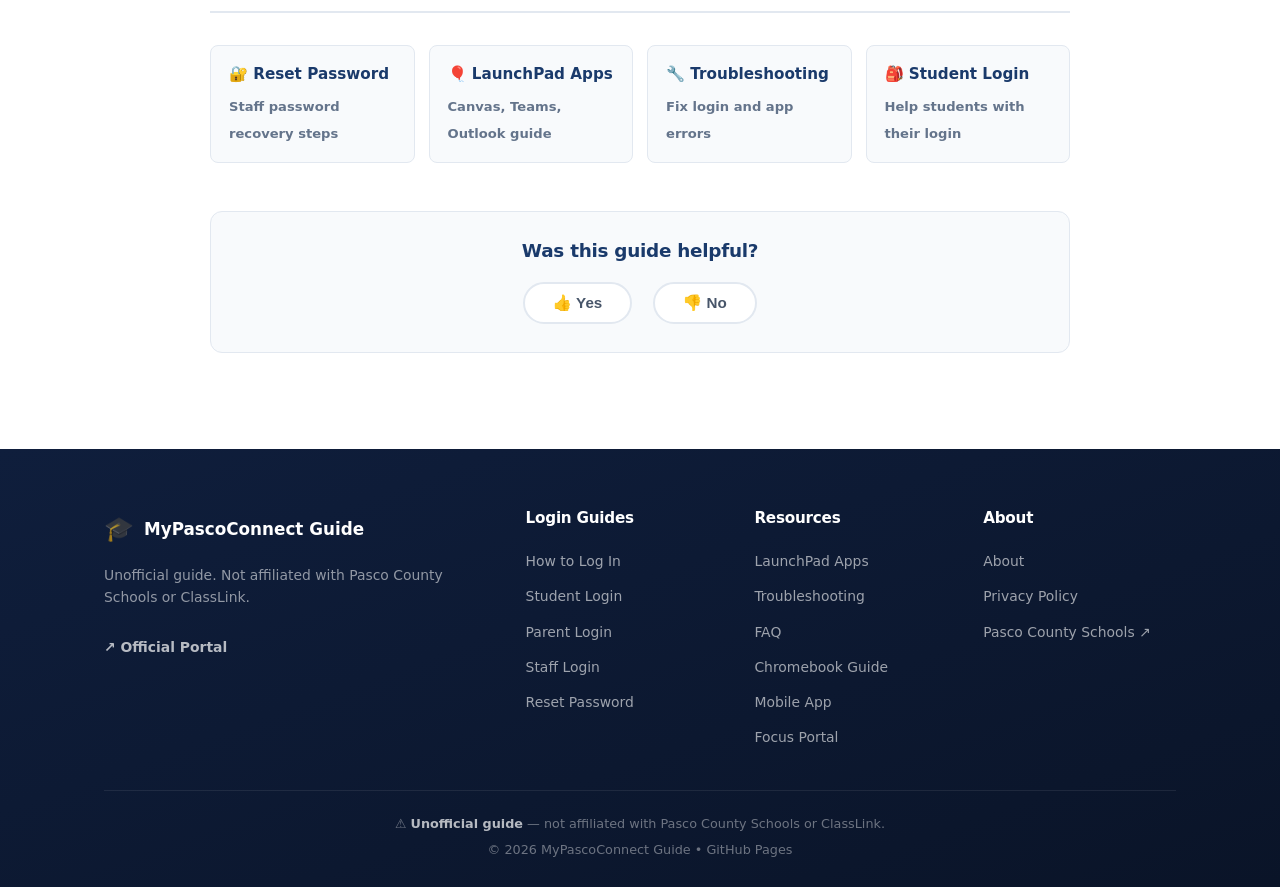
<file: staff-login.html>
﻿<!DOCTYPE html>
<html lang="en">
<head>
<meta name="google-site-verification" content="11FLm9xiGGDtxdJyM9jgLm7n6e5dTbi9EqXla_tMtXE" />
<meta charset="UTF-8"/><meta name="viewport" content="width=device-width,initial-scale=1"/>
<meta name="description" content="How teachers and staff log in to MyPascoConnect (ClassLink) at Pasco County Schools. Access Canvas, Outlook email, Teams, HR tools. Help desk: 813-794-2859."/>
<meta name="robots" content="index,follow,max-image-preview:large"/>
<link rel="canonical" href="https://thisaliraza.github.io/mypascoconnect/staff-login.html"/>
<meta property="og:title" content="MyPascoConnect Staff &amp; Teacher Login Guide | Pasco County Schools"/>
<meta property="og:url" content="https://thisaliraza.github.io/mypascoconnect/staff-login.html"/>
<meta name="twitter:card" content="summary_large_image"/>
<title>MyPascoConnect Staff &amp; Teacher Login Guide | Pasco County Schools</title>
<link rel="stylesheet" href="./assets/css/style.css"/>
<script type="application/ld+json">
{"@context":"https://schema.org","@graph":[
{"@type":"WebPage","url":"https://thisaliraza.github.io/mypascoconnect/staff-login.html","name":"MyPascoConnect Staff Login Guide","breadcrumb":{"@type":"BreadcrumbList","itemListElement":[{"@type":"ListItem","position":1,"name":"Home","item":"https://thisaliraza.github.io/mypascoconnect/"},{"@type":"ListItem","position":2,"name":"Staff Login"}]}},
{"@type":"FAQPage","mainEntity":[
{"@type":"Question","name":"How do teachers log in to MyPascoConnect?","acceptedAnswer":{"@type":"Answer","text":"Teachers and staff use the same MyPascoConnect ClassLink portal at login.classlink.com/my/dsbpc with their district-issued credentials â€” typically their district email address or staff ID and their network password."}},
{"@type":"Question","name":"What is the Pasco County Schools IT help desk number?","acceptedAnswer":{"@type":"Answer","text":"The Pasco County Schools technology help desk for staff and teachers can be reached at 813-794-2859 for password resets, account issues, and technical support."}},
{"@type":"Question","name":"What apps do Pasco County Schools teachers have on MyPascoConnect?","acceptedAnswer":{"@type":"Answer","text":"Teachers have access to Canvas (teacher view for course management), Microsoft Outlook email, Microsoft Teams, OneDrive, Focus grade management, HR self-service tools, and district communication platforms."}}]}
]}
</script>
</head>
<body>
<a class="skip-link" href="#main">Skip to main content</a>
<header class="navbar" role="banner"><div class="nav-inner">
  <a class="logo" href="./index.html"><span class="logo-icon">&#127891;</span><span class="logo-text">MyPascoConnect Guide<span>Login Guide &amp; Resources</span></span></a>
  <nav aria-label="Main navigation"><ul class="nav-links">
    <li><a href="./index.html">Home</a></li><li><a href="./student-login.html">Student Login</a></li>
    <li><a href="./parent-login.html">Parent Login</a></li><li><a href="./staff-login.html" class="active">Staff Login</a></li>
    <li><a href="./reset-password.html">Reset Password</a></li><li><a href="./apps.html">Apps</a></li>
    <li><a href="./troubleshooting.html">Help</a></li><li><a href="./faq.html">FAQ</a></li>
    <li><a href="https://login.classlink.com/my/dsbpc" class="btn-portal" target="_blank" rel="nofollow noopener">Official Portal &#8599;</a></li>
  </ul></nav>
  <button class="hamburger" aria-label="Toggle navigation" aria-expanded="false">&#9776;</button>
</div></header>
<nav class="breadcrumb" aria-label="Breadcrumb"><ol><li><a href="./index.html">Home</a></li><li><span aria-current="page">Staff Login</span></li></ol></nav>
<section class="page-hero"><div class="container">
  <h1>MyPascoConnect Staff &amp; Teacher Login Guide</h1>
  <p>How Pasco County Schools teachers and staff sign in to the MyPascoConnect ClassLink portal, manage classroom tools, and get account support.</p>
</div></section>
<main id="main"><div class="section"><div class="container"><div class="page-content">

  <p class="disclaimer"><strong>Unofficial guide.</strong> Not affiliated with Pasco County Schools or ClassLink. For official IT support call <strong>813-794-2859</strong>.</p>

  <h2>Staff &amp; Teacher Portal Access</h2>
  <p>Teachers and staff at Pasco County Schools use the <strong>same MyPascoConnect ClassLink portal</strong> as students, but with district-issued staff credentials. Your login gives you a <strong>role-specific LaunchPad</strong> with teacher and administrative tools not available on student accounts.</p>

  <h2>What You Need to Log In</h2>
  <div class="credentials-box">
    <div class="cred-item"><span class="cred-label">&#128100; Username</span><span class="cred-value">Your <strong>district email address</strong> or staff account ID (e.g. jsmith@pasco.k12.fl.us)</span></div>
    <div class="cred-item"><span class="cred-label">&#128274; Password</span><span class="cred-value">Your <strong>district network / Active Directory password</strong></span></div>
    <div class="cred-item"><span class="cred-label">&#128250;</span><span class="cred-value"><strong>Google Chrome</strong> recommended; works on Windows, Mac, Chromebook</span></div>
    <div class="cred-item"><span class="cred-label">&#128241;</span><span class="cred-value">MFA (Multi-Factor Authentication) may be required depending on district policy</span></div>
  </div>

  <h2>Step-by-Step Staff Login</h2>
  <div class="steps">
    <div class="step"><div class="step-num">1</div><div class="step-body"><h3>Open Google Chrome</h3><p>Use Chrome on your school-issued device or personal computer. Staff can access MyPascoConnect from any internet-connected device.</p></div></div>
    <div class="step"><div class="step-num">2</div><div class="step-body"><h3>Go to the Portal</h3><p>Navigate to:</p><a href="https://login.classlink.com/my/dsbpc" class="link-box" target="_blank" rel="nofollow noopener">&#127760; login.classlink.com/my/dsbpc</a></div></div>
    <div class="step"><div class="step-num">3</div><div class="step-body"><h3>Click &#8220;Sign In to MyPascoConnect&#8221;</h3><p>Click the sign-in button and choose the <strong>Staff/Teacher</strong> sign-in option if prompted.</p></div></div>
    <div class="step"><div class="step-num">4</div><div class="step-body"><h3>Enter Your Credentials</h3><p>Enter your <strong>district email</strong> (e.g. firstname.lastname@pasco.k12.fl.us) and <strong>district password</strong>. This is the same password used for school computers and Outlook email.</p></div></div>
    <div class="step"><div class="step-num">5</div><div class="step-body"><h3>Complete MFA if Required</h3><p>If Multi-Factor Authentication is enabled on your account, approve the login request via your authenticator app or district-provided method.</p><div class="box box-info">&#128274; MFA is a security requirement for many staff accounts. Contact IT at <strong>813-794-2859</strong> if you need help setting it up.</div></div></div>
    <div class="step"><div class="step-num">6</div><div class="step-body"><h3>Your Staff LaunchPad Loads</h3><p>Your personalized staff LaunchPad appears with teacher-specific tools: Canvas teacher view, Outlook, Teams, Focus grade management, HR tools, and district resources.</p></div></div>
  </div>

  <h2>Apps Available for Teachers &amp; Staff</h2>
  <div class="cards-grid" style="margin-top:16px">
    <div class="card"><div class="card-icon">&#128216;</div><h3>Canvas (Teacher View)</h3><p>Create courses, publish assignments, grade submissions, communicate with students and parents.</p></div>
    <div class="card"><div class="card-icon">&#128231;</div><h3>Microsoft Outlook</h3><p>District email for communicating with students, parents, admin, and colleagues.</p></div>
    <div class="card"><div class="card-icon">&#128187;</div><h3>Microsoft Teams</h3><p>Host virtual class sessions, department meetings, and collaborate with staff districtwide.</p></div>
    <div class="card"><div class="card-icon">&#128202;</div><h3>Focus Grade Management</h3><p>Enter grades, manage attendance, access student records, and generate reports.</p></div>
    <div class="card"><div class="card-icon">&#128184;</div><h3>HR Self-Service</h3><p>View pay stubs, update personal information, and manage HR-related tasks.</p></div>
    <div class="card"><div class="card-icon">&#128194;</div><h3>OneDrive &amp; SharePoint</h3><p>Store lesson plans, documents, and resources in the Microsoft 365 cloud ecosystem.</p></div>
  </div>

  <h2>New Staff Onboarding</h2>
  <p>If you are a <strong>new employee</strong> who has not yet received your district login credentials:</p>
  <ol>
    <li>Contact your <strong>school&#8217;s office manager or principal</strong> for your initial login details</li>
    <li>IT will set up your <strong>district email</strong> (e.g. firstname.lastname@pasco.k12.fl.us)</li>
    <li>You may need to <strong>set your initial password</strong> by following the link in a welcome email</li>
    <li>Call <strong>813-794-2859</strong> if you have not received credentials within your first week</li>
  </ol>

  <h2>Locked Out or Forgotten Password</h2>
  <div class="box box-warn">&#9888;&#65039; <strong>Do not ask students to help you reset your password.</strong> Your staff credentials have access to sensitive student data. Always contact IT through official channels.</div>
  <p>For staff password resets:</p>
  <ul>
    <li>Call the <strong>Pasco County Schools IT Help Desk: 813-794-2859</strong></li>
    <li>Be prepared to verify your identity with your employee ID or date of birth</li>
    <li>IT will issue a temporary password which you must change on first use</li>
    <li>After-hours support may have limited availability &#8212; plan ahead before major deadlines</li>
  </ul>

  <h2>Frequently Asked Questions</h2>
  <div class="accordion-list">
    <details class="acc-item"><summary>What is the IT help desk number for Pasco County Schools staff?</summary><div class="acc-body"><p>The Pasco County Schools technology help desk for staff and teachers is <strong>813-794-2859</strong>. Call this number for password resets, account lockouts, MFA setup, and general technical support.</p></div></details>
    <details class="acc-item"><summary>Can I use my personal email to log in?</summary><div class="acc-body"><p>No. You must use your <strong>district-issued email address</strong> (e.g. firstname.lastname@pasco.k12.fl.us) as your username. Personal email addresses cannot be used to access district systems.</p></div></details>
    <details class="acc-item"><summary>Can I access MyPascoConnect from home?</summary><div class="acc-body"><p>Yes. Staff can access MyPascoConnect and all connected district applications from any device with an internet connection. Some district resources may require VPN access &#8212; check with IT if you encounter access issues from off-campus.</p></div></details>
    <details class="acc-item"><summary>How do I reset a student&#8217;s password?</summary><div class="acc-body"><p>Teachers can reset student LDAP passwords through the district admin panel. If you don&#8217;t have access to this tool, contact your school&#8217;s IT liaison. Students should never be given admin-level access to reset passwords themselves.</p></div></details>
    <details class="acc-item"><summary>Is MyPascoConnect available over the summer?</summary><div class="acc-body"><p>Generally yes, but access to some tools may be limited during summer break. Canvas courses may be archived, and some apps may not be active until the new school year setup is complete. Contact IT for specifics.</p></div></details>
  </div>

  <h2>Related Guides</h2>
  <div class="internal-links-grid">
    <a href="./reset-password.html" class="il-card"><strong>&#128272; Reset Password</strong><span>Staff password recovery steps</span></a>
    <a href="./apps.html" class="il-card"><strong>&#127880; LaunchPad Apps</strong><span>Canvas, Teams, Outlook guide</span></a>
    <a href="./troubleshooting.html" class="il-card"><strong>&#128295; Troubleshooting</strong><span>Fix login and app errors</span></a>
    <a href="./student-login.html" class="il-card"><strong>&#127890; Student Login</strong><span>Help students with their login</span></a>
  </div>

</div></div></div></main>
<footer class="footer" role="contentinfo"><div class="container"><div class="footer-grid">
  <div class="footer-col"><div class="footer-logo"><span class="logo-icon">&#127891;</span><b>MyPascoConnect Guide</b></div><p>Unofficial guide. Not affiliated with Pasco County Schools or ClassLink.</p><a href="https://login.classlink.com/my/dsbpc" rel="nofollow noopener" target="_blank" style="color:rgba(255,255,255,.7);font-size:.87rem;font-weight:600">&#8599; Official Portal</a></div>
  <div class="footer-col"><h4>Login Guides</h4><ul><li><a href="./index.html">How to Log In</a></li><li><a href="./student-login.html">Student Login</a></li><li><a href="./parent-login.html">Parent Login</a></li><li><a href="./staff-login.html">Staff Login</a></li><li><a href="./reset-password.html">Reset Password</a></li></ul></div>
  <div class="footer-col"><h4>Resources</h4><ul><li><a href="./apps.html">LaunchPad Apps</a></li><li><a href="./troubleshooting.html">Troubleshooting</a></li><li><a href="./faq.html">FAQ</a></li><li><a href="./chromebook.html">Chromebook Guide</a></li><li><a href="./mobile-app.html">Mobile App</a></li><li><a href="./focus-parent-portal.html">Focus Portal</a></li></ul></div>
  <div class="footer-col"><h4>About</h4><ul><li><a href="./about.html">About</a></li><li><a href="./privacy-policy.html">Privacy Policy</a></li><li><a href="https://www.pasco.k12.fl.us/" rel="noopener" target="_blank">Pasco County Schools &#8599;</a></li></ul></div>
</div><div class="footer-bottom"><p>&#9888; <strong>Unofficial guide</strong> &mdash; not affiliated with Pasco County Schools or ClassLink.</p><p>&copy; 2026 MyPascoConnect Guide &bull; GitHub Pages</p></div></div></footer>
<button class="back-to-top" aria-label="Back to top">&#8679;</button>
<script src="./assets/js/main.js"></script>
</body></html>
</file>
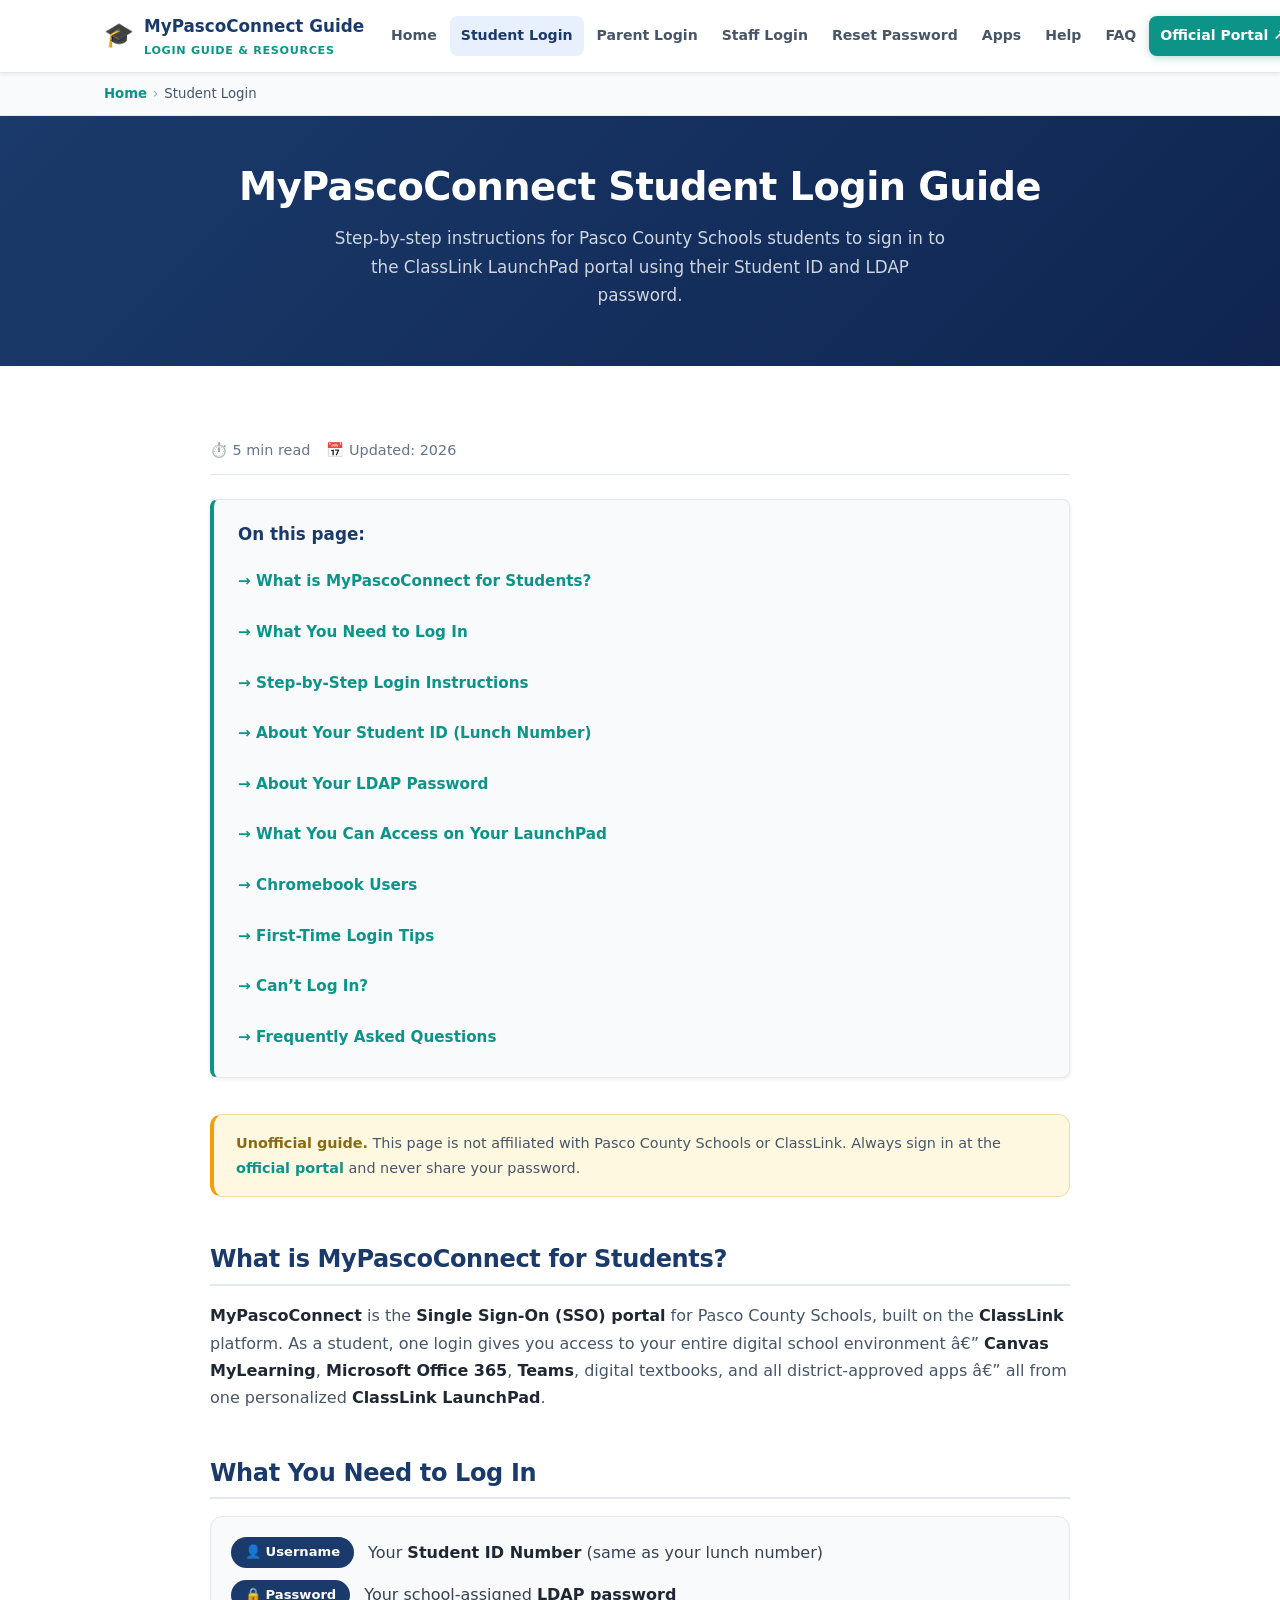
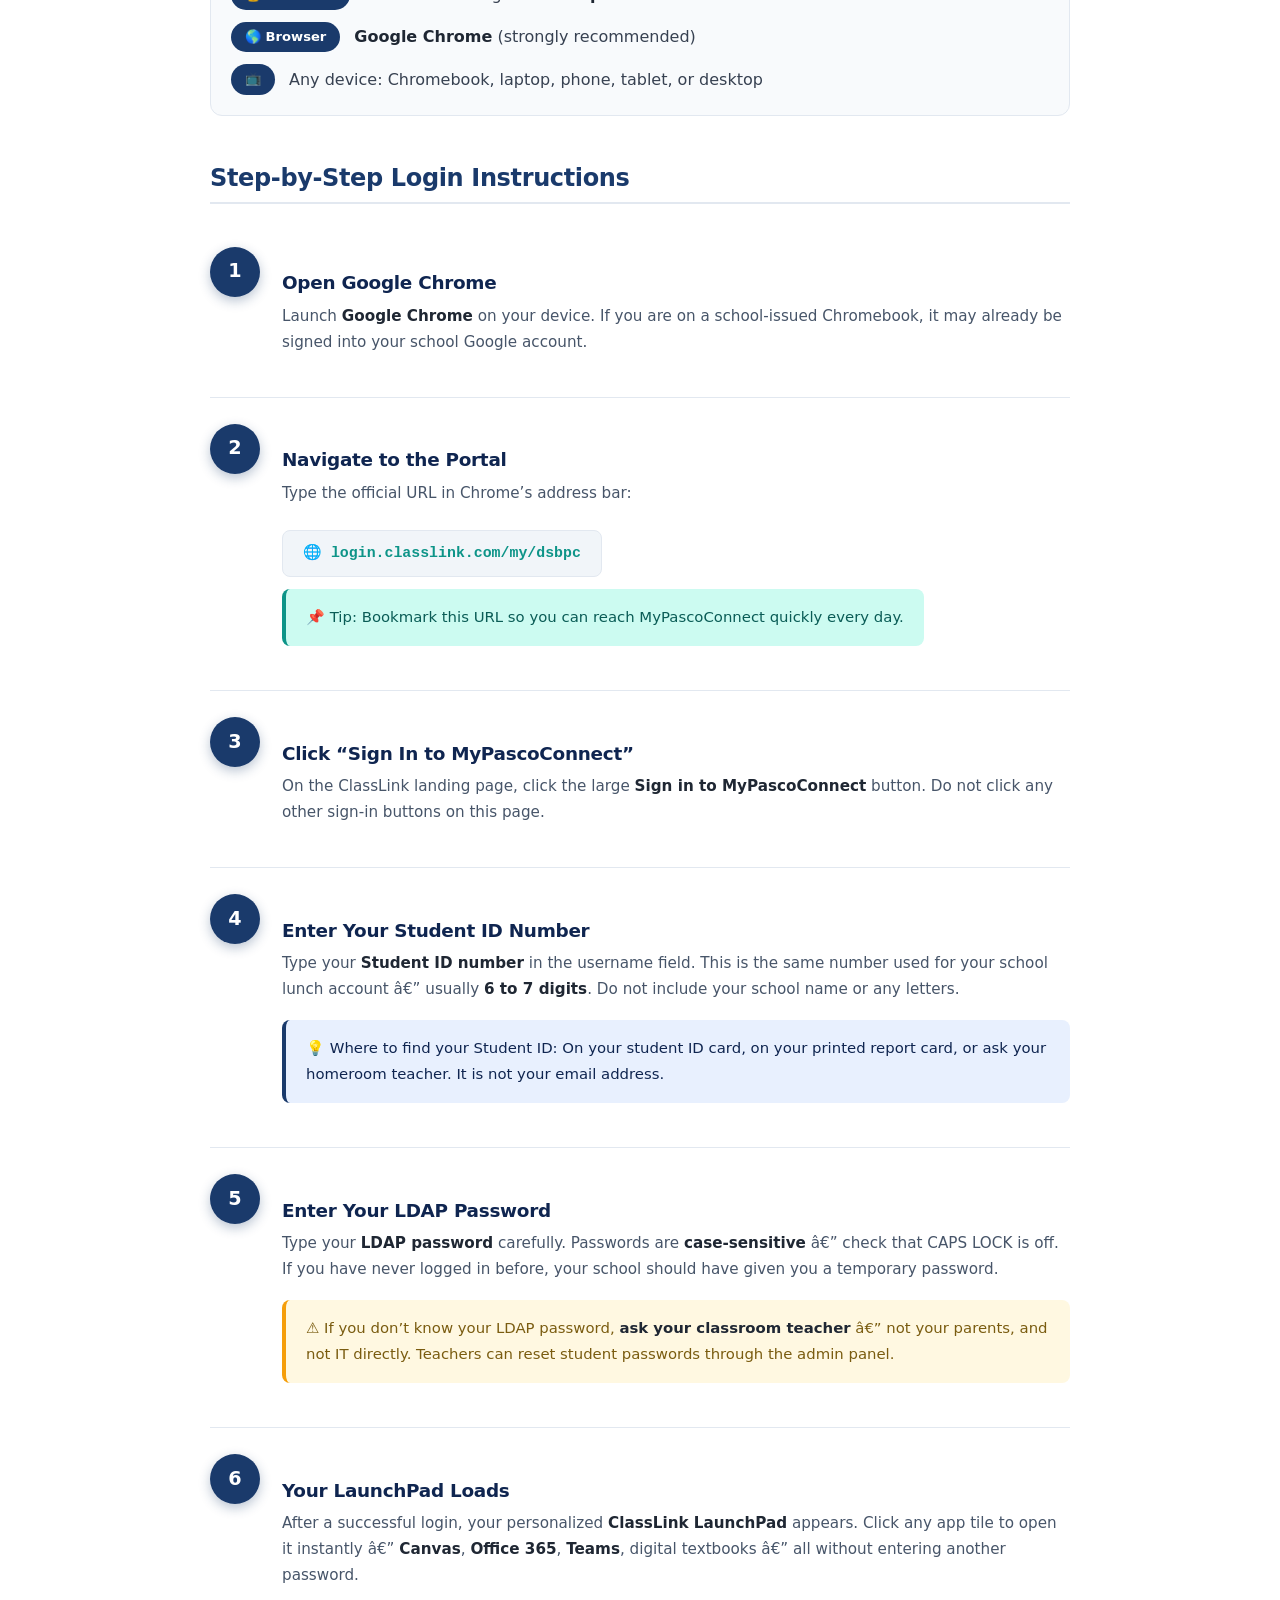
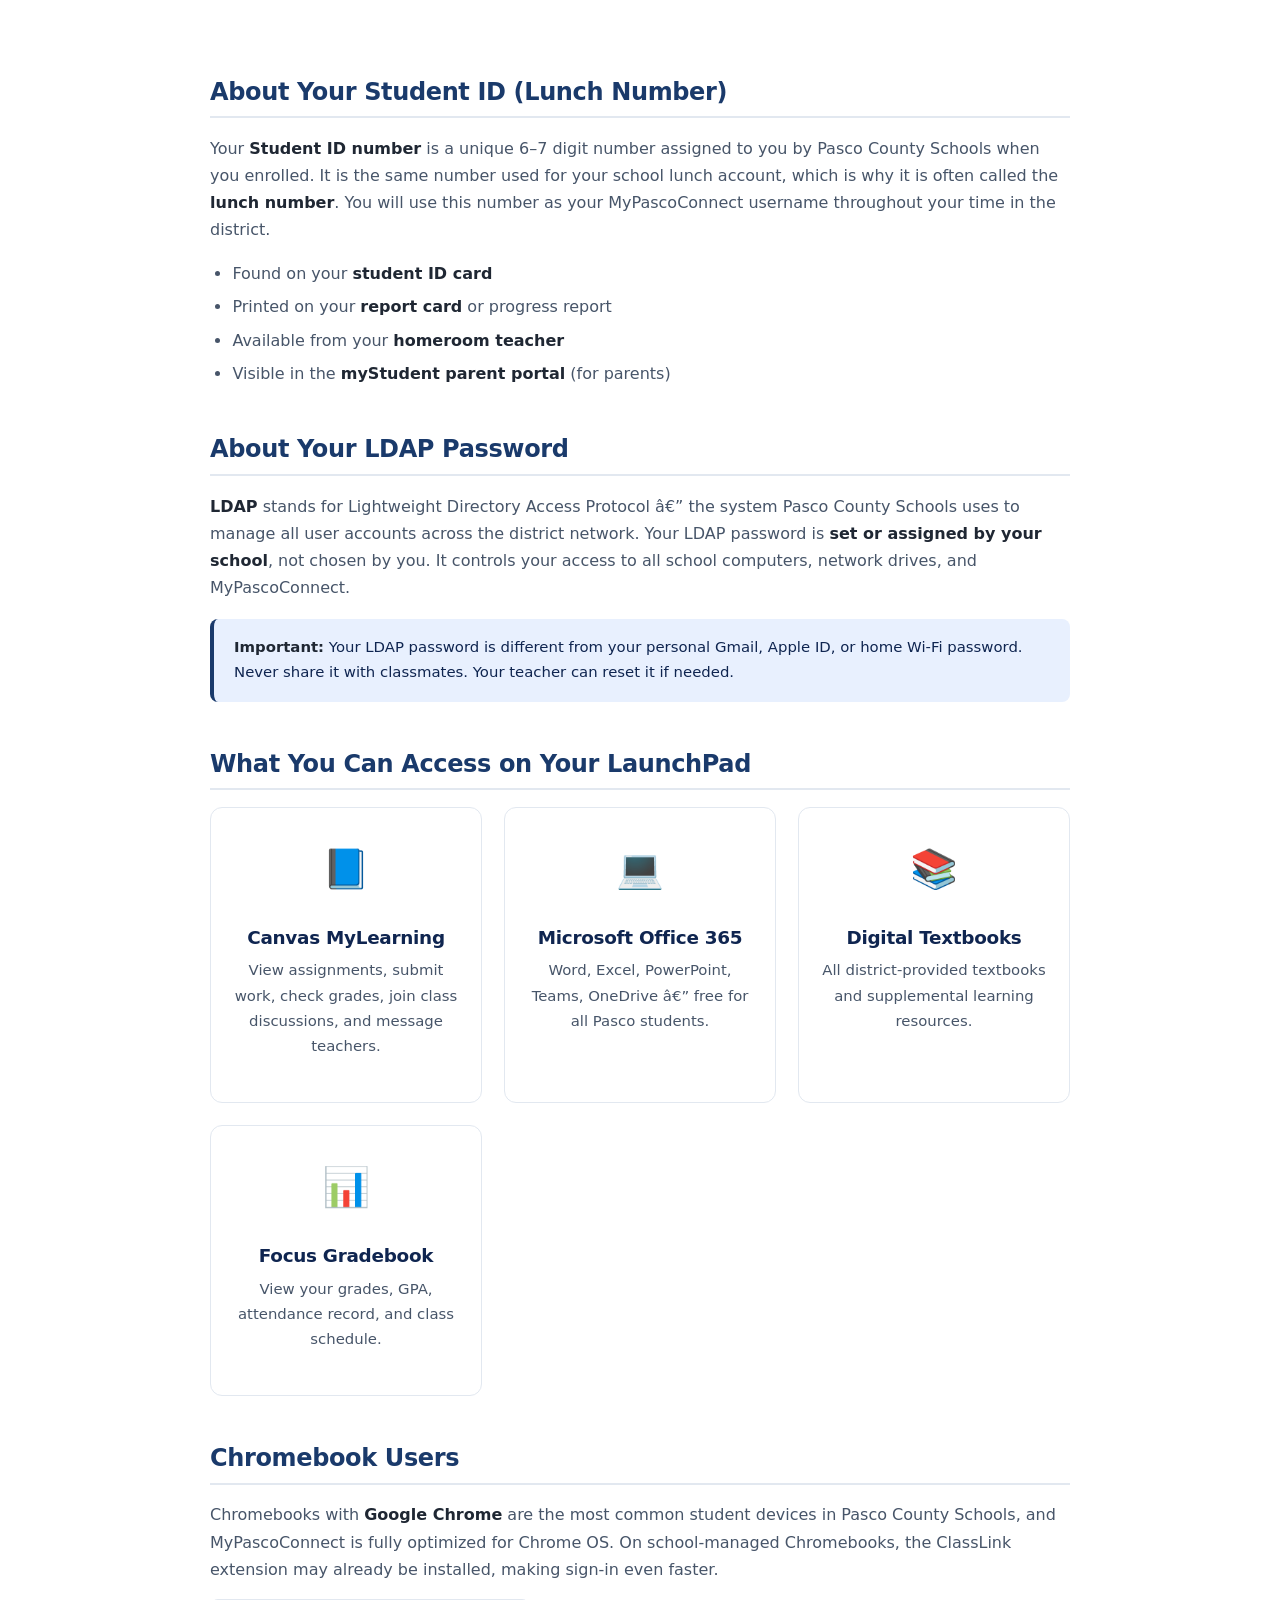
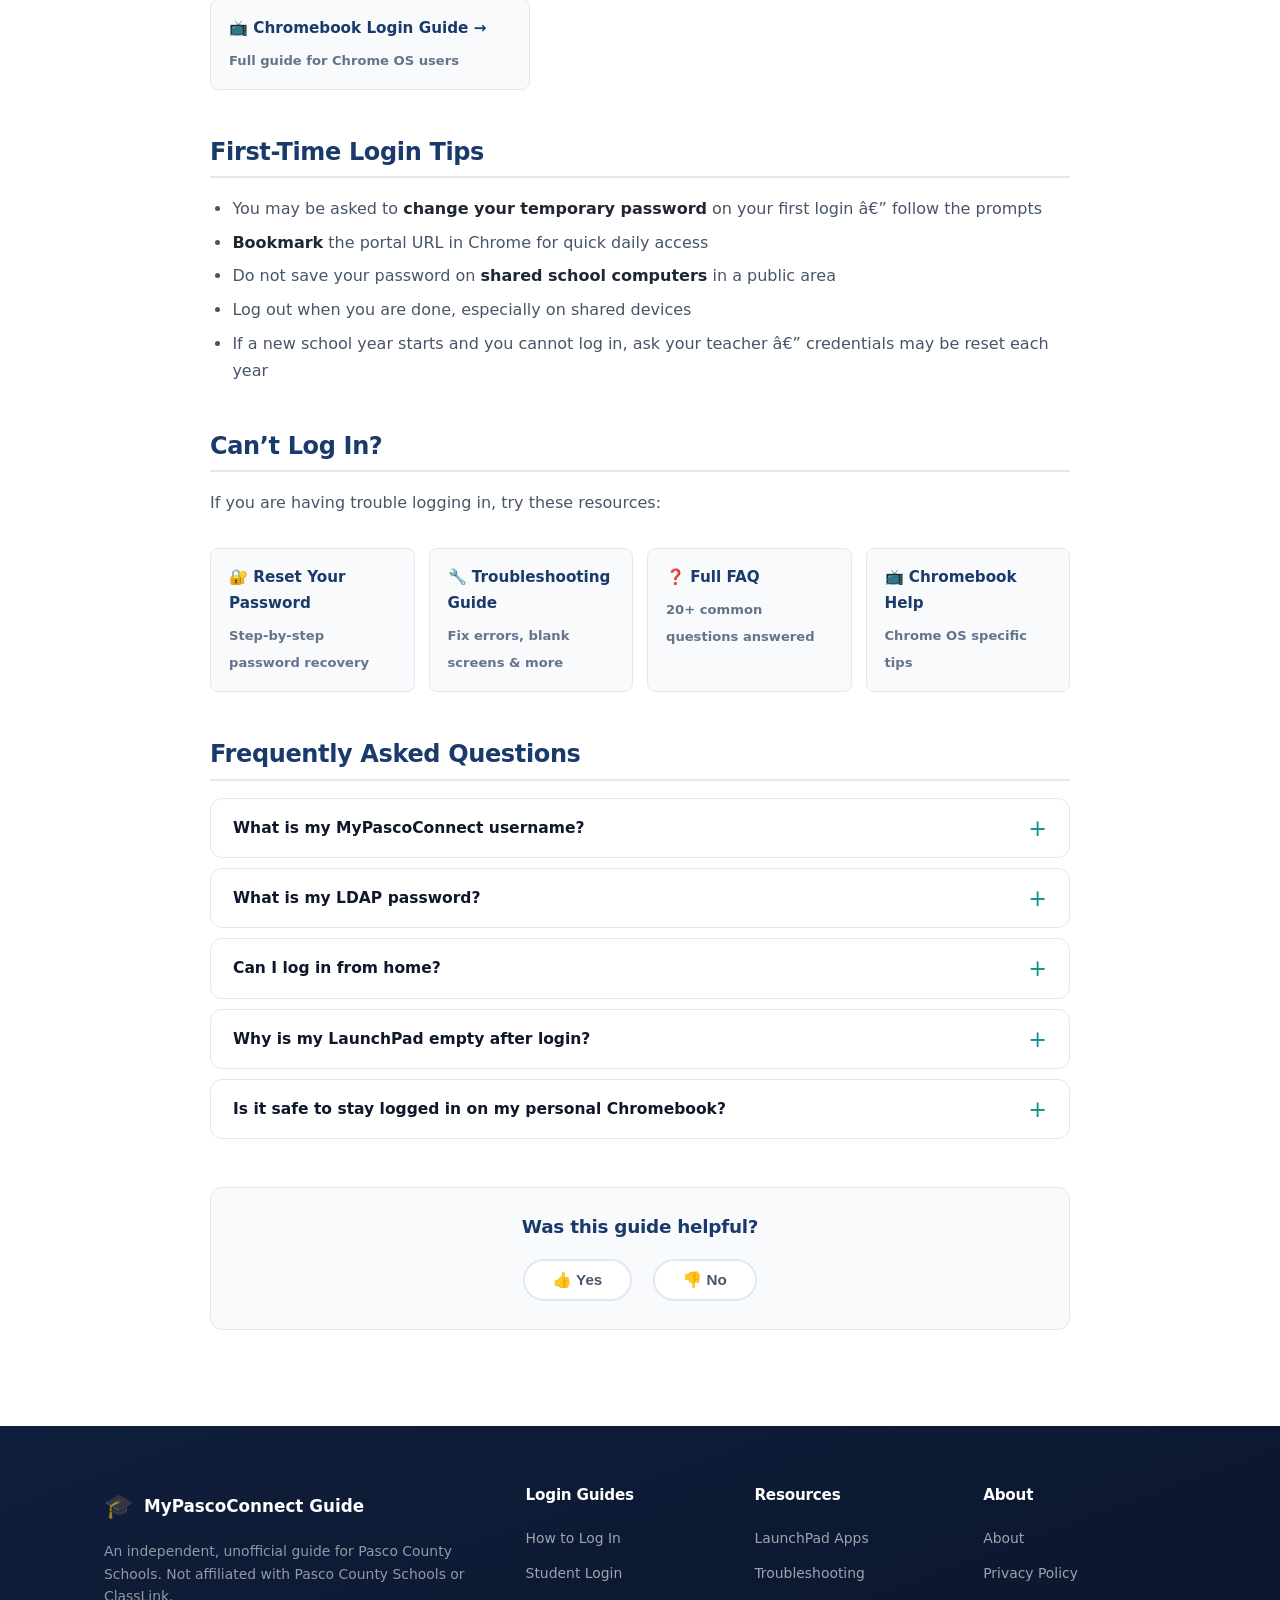
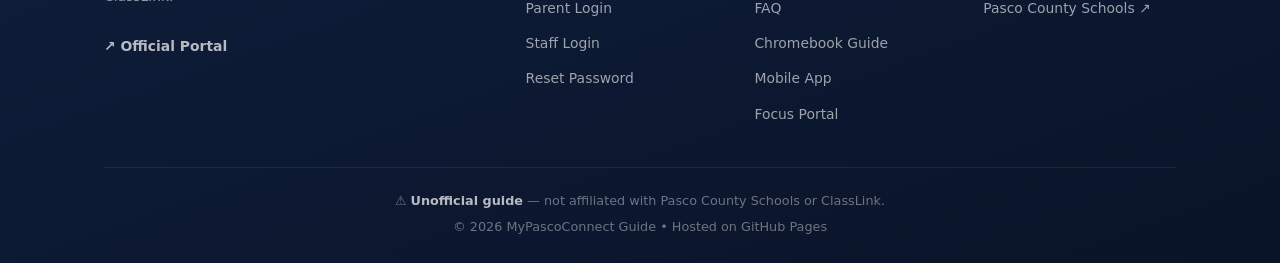
<file: student-login.html>
﻿<!DOCTYPE html>
<html lang="en">
<head>
<meta name="google-site-verification" content="11FLm9xiGGDtxdJyM9jgLm7n6e5dTbi9EqXla_tMtXE" />
<meta charset="UTF-8"/>
<meta name="viewport" content="width=device-width,initial-scale=1"/>
<meta name="description" content="How to log in to MyPascoConnect as a Pasco County Schools student. Use your Student ID number (lunch number) and LDAP password to access Canvas MyLearning, Office 365, and your ClassLink LaunchPad."/>
<meta name="robots" content="index,follow,max-image-preview:large"/>
<link rel="canonical" href="https://thisaliraza.github.io/mypascoconnect/student-login.html"/>
<meta property="og:title" content="MyPascoConnect Student Login Guide 2026 | ClassLink LaunchPad"/>
<meta property="og:description" content="Step-by-step guide for Pasco County Schools students to log in to MyPascoConnect using their Student ID and LDAP password."/>
<meta property="og:url" content="https://thisaliraza.github.io/mypascoconnect/student-login.html"/>
<meta name="twitter:card" content="summary_large_image"/>
<title>MyPascoConnect Student Login Guide 2026 | Student ID &amp; LDAP Password</title>
<link rel="stylesheet" href="./assets/css/style.css"/>
<script type="application/ld+json">
{"@context":"https://schema.org","@graph":[
{"@type":"WebPage","url":"https://thisaliraza.github.io/mypascoconnect/student-login.html","name":"MyPascoConnect Student Login Guide","isPartOf":{"@id":"https://thisaliraza.github.io/mypascoconnect/#website"},"breadcrumb":{"@type":"BreadcrumbList","itemListElement":[{"@type":"ListItem","position":1,"name":"Home","item":"https://thisaliraza.github.io/mypascoconnect/"},{"@type":"ListItem","position":2,"name":"Student Login"}]}},
{"@type":"HowTo","name":"How to Log In to MyPascoConnect as a Student","description":"Step-by-step guide for Pasco County Schools students to sign in to the MyPascoConnect ClassLink portal using their Student ID and LDAP password.","step":[
{"@type":"HowToStep","position":1,"name":"Open Google Chrome","text":"Launch Google Chrome on your Chromebook, laptop, tablet, or phone. Chrome is the recommended browser."},
{"@type":"HowToStep","position":2,"name":"Go to the ClassLink Portal","text":"Navigate to login.classlink.com/my/dsbpc in your browser address bar."},
{"@type":"HowToStep","position":3,"name":"Click Sign In","text":"Click the Sign in to MyPascoConnect button on the landing page."},
{"@type":"HowToStep","position":4,"name":"Enter Your Student ID","text":"Type your Student ID number (your lunch number, usually 6-7 digits) as your username."},
{"@type":"HowToStep","position":5,"name":"Enter Your LDAP Password","text":"Enter your school-assigned LDAP password. If you don't know it, ask your classroom teacher."},
{"@type":"HowToStep","position":6,"name":"Access Your LaunchPad","text":"After login, your ClassLink LaunchPad loads with tiles for Canvas, Office 365, Teams, and all your school apps."}]},
{"@type":"FAQPage","mainEntity":[
{"@type":"Question","name":"What is my MyPascoConnect username as a student?","acceptedAnswer":{"@type":"Answer","text":"Your username is your Student ID number, which is the same as your lunch number. It is usually 6-7 digits and can be found on your student ID card, report card, or by asking your teacher."}},
{"@type":"Question","name":"What is an LDAP password for MyPascoConnect?","acceptedAnswer":{"@type":"Answer","text":"An LDAP password is the secure network password assigned to you by your school. It's the password you use to log into school computers and MyPascoConnect. Ask your teacher if you don't know yours."}},
{"@type":"Question","name":"Can students log in to MyPascoConnect from home?","acceptedAnswer":{"@type":"Answer","text":"Yes. MyPascoConnect is accessible from any device with an internet connection, 24/7. Students can access Canvas, Office 365, and their textbooks from home using any browser."}},
{"@type":"Question","name":"Does MyPascoConnect student login work on Chromebook?","acceptedAnswer":{"@type":"Answer","text":"Yes. Chromebooks are the most common student devices in Pasco County Schools, and MyPascoConnect works perfectly on Chrome OS using Google Chrome."}},
{"@type":"Question","name":"What apps can students access on MyPascoConnect?","acceptedAnswer":{"@type":"Answer","text":"Students can access Canvas MyLearning for assignments and grades, Microsoft Office 365 including Word, Excel, PowerPoint and Teams, digital textbooks, library resources, and other district-approved educational apps from their ClassLink LaunchPad."}}
]}
]}
</script>
</head>
<body>
<a class="skip-link" href="#main">Skip to main content</a>

<header class="navbar" role="banner">
  <div class="nav-inner">
    <a class="logo" href="./index.html" aria-label="MyPascoConnect Guide Home">
      <span class="logo-icon" aria-hidden="true">&#127891;</span>
      <span class="logo-text">MyPascoConnect Guide<span>Login Guide &amp; Resources</span></span>
    </a>
    <nav aria-label="Main navigation">
      <ul class="nav-links">
        <li><a href="./index.html">Home</a></li>
        <li><a href="./student-login.html" class="active">Student Login</a></li>
        <li><a href="./parent-login.html">Parent Login</a></li>
        <li><a href="./staff-login.html">Staff Login</a></li>
        <li><a href="./reset-password.html">Reset Password</a></li>
        <li><a href="./apps.html">Apps</a></li>
        <li><a href="./troubleshooting.html">Help</a></li>
        <li><a href="./faq.html">FAQ</a></li>
        <li><a href="https://login.classlink.com/my/dsbpc" class="btn-portal" target="_blank" rel="nofollow noopener">Official Portal &#8599;</a></li>
      </ul>
    </nav>
    <button class="hamburger" aria-label="Toggle navigation" aria-expanded="false">&#9776;</button>
  </div>
</header>

<nav class="breadcrumb" aria-label="Breadcrumb">
  <ol><li><a href="./index.html">Home</a></li><li><span aria-current="page">Student Login</span></li></ol>
</nav>

<section class="page-hero">
  <div class="container">
    <h1>MyPascoConnect Student Login Guide</h1>
    <p>Step-by-step instructions for Pasco County Schools students to sign in to the ClassLink LaunchPad portal using their Student ID and LDAP password.</p>
  </div>
</section>

<main id="main">
<div class="section">
<div class="container">
<div class="page-content">

  <p class="disclaimer"><strong>Unofficial guide.</strong> This page is not affiliated with Pasco County Schools or ClassLink. Always sign in at the <a href="https://login.classlink.com/my/dsbpc" rel="nofollow noopener" target="_blank">official portal</a> and never share your password.</p>

  <h2>What is MyPascoConnect for Students?</h2>
  <p><strong>MyPascoConnect</strong> is the <strong>Single Sign-On (SSO) portal</strong> for Pasco County Schools, built on the <strong>ClassLink</strong> platform. As a student, one login gives you access to your entire digital school environment â€” <strong>Canvas MyLearning</strong>, <strong>Microsoft Office 365</strong>, <strong>Teams</strong>, digital textbooks, and all district-approved apps â€” all from one personalized <strong>ClassLink LaunchPad</strong>.</p>

  <h2>What You Need to Log In</h2>
  <div class="credentials-box">
    <div class="cred-item"><span class="cred-label">&#128100; Username</span><span class="cred-value">Your <strong>Student ID Number</strong> (same as your lunch number)</span></div>
    <div class="cred-item"><span class="cred-label">&#128274; Password</span><span class="cred-value">Your school-assigned <strong>LDAP password</strong></span></div>
    <div class="cred-item"><span class="cred-label">&#127758; Browser</span><span class="cred-value"><strong>Google Chrome</strong> (strongly recommended)</span></div>
    <div class="cred-item"><span class="cred-label">&#128250;</span><span class="cred-value">Any device: Chromebook, laptop, phone, tablet, or desktop</span></div>
  </div>

  <h2>Step-by-Step Login Instructions</h2>
  <div class="steps">
    <div class="step"><div class="step-num">1</div><div class="step-body"><h3>Open Google Chrome</h3><p>Launch <strong>Google Chrome</strong> on your device. If you are on a school-issued Chromebook, it may already be signed into your school Google account.</p></div></div>
    <div class="step"><div class="step-num">2</div><div class="step-body"><h3>Navigate to the Portal</h3><p>Type the official URL in Chrome&#8217;s address bar:</p><a href="https://login.classlink.com/my/dsbpc" class="link-box" target="_blank" rel="nofollow noopener">&#127760; login.classlink.com/my/dsbpc</a><div class="box box-tip" style="margin-top:12px">&#128204; Tip: Bookmark this URL so you can reach MyPascoConnect quickly every day.</div></div></div>
    <div class="step"><div class="step-num">3</div><div class="step-body"><h3>Click &#8220;Sign In to MyPascoConnect&#8221;</h3><p>On the ClassLink landing page, click the large <strong>Sign in to MyPascoConnect</strong> button. Do not click any other sign-in buttons on this page.</p></div></div>
    <div class="step"><div class="step-num">4</div><div class="step-body"><h3>Enter Your Student ID Number</h3><p>Type your <strong>Student ID number</strong> in the username field. This is the same number used for your school lunch account â€” usually <strong>6 to 7 digits</strong>. Do not include your school name or any letters.</p><div class="box box-info">&#128161; Where to find your Student ID: On your student ID card, on your printed report card, or ask your homeroom teacher. It is not your email address.</div></div></div>
    <div class="step"><div class="step-num">5</div><div class="step-body"><h3>Enter Your LDAP Password</h3><p>Type your <strong>LDAP password</strong> carefully. Passwords are <strong>case-sensitive</strong> â€” check that CAPS LOCK is off. If you have never logged in before, your school should have given you a temporary password.</p><div class="box box-warn">&#9888;&#65039; If you don&#8217;t know your LDAP password, <strong>ask your classroom teacher</strong> â€” not your parents, and not IT directly. Teachers can reset student passwords through the admin panel.</div></div></div>
    <div class="step"><div class="step-num">6</div><div class="step-body"><h3>Your LaunchPad Loads</h3><p>After a successful login, your personalized <strong>ClassLink LaunchPad</strong> appears. Click any app tile to open it instantly â€” <strong>Canvas</strong>, <strong>Office 365</strong>, <strong>Teams</strong>, digital textbooks â€” all without entering another password.</p></div></div>
  </div>

  <h2>About Your Student ID (Lunch Number)</h2>
  <p>Your <strong>Student ID number</strong> is a unique 6&#8211;7 digit number assigned to you by Pasco County Schools when you enrolled. It is the same number used for your school lunch account, which is why it is often called the <strong>lunch number</strong>. You will use this number as your MyPascoConnect username throughout your time in the district.</p>
  <ul>
    <li>Found on your <strong>student ID card</strong></li>
    <li>Printed on your <strong>report card</strong> or progress report</li>
    <li>Available from your <strong>homeroom teacher</strong></li>
    <li>Visible in the <strong>myStudent parent portal</strong> (for parents)</li>
  </ul>

  <h2>About Your LDAP Password</h2>
  <p><strong>LDAP</strong> stands for Lightweight Directory Access Protocol â€” the system Pasco County Schools uses to manage all user accounts across the district network. Your LDAP password is <strong>set or assigned by your school</strong>, not chosen by you. It controls your access to all school computers, network drives, and MyPascoConnect.</p>
  <div class="box box-info">
    <strong>Important:</strong> Your LDAP password is different from your personal Gmail, Apple ID, or home Wi-Fi password. Never share it with classmates. Your teacher can reset it if needed.
  </div>

  <h2>What You Can Access on Your LaunchPad</h2>
  <div class="cards-grid" style="margin-top:16px">
    <div class="card"><div class="card-icon">&#128216;</div><h3>Canvas MyLearning</h3><p>View assignments, submit work, check grades, join class discussions, and message teachers.</p></div>
    <div class="card"><div class="card-icon">&#128187;</div><h3>Microsoft Office 365</h3><p>Word, Excel, PowerPoint, Teams, OneDrive â€” free for all Pasco students.</p></div>
    <div class="card"><div class="card-icon">&#128218;</div><h3>Digital Textbooks</h3><p>All district-provided textbooks and supplemental learning resources.</p></div>
    <div class="card"><div class="card-icon">&#128202;</div><h3>Focus Gradebook</h3><p>View your grades, GPA, attendance record, and class schedule.</p></div>
  </div>

  <h2>Chromebook Users</h2>
  <p>Chromebooks with <strong>Google Chrome</strong> are the most common student devices in Pasco County Schools, and MyPascoConnect is fully optimized for Chrome OS. On school-managed Chromebooks, the ClassLink extension may already be installed, making sign-in even faster.</p>
  <a href="./chromebook.html" class="il-card" style="display:block;margin-top:12px;max-width:320px"><strong>&#128250; Chromebook Login Guide &#8594;</strong><span>Full guide for Chrome OS users</span></a>

  <h2>First-Time Login Tips</h2>
  <ul>
    <li>You may be asked to <strong>change your temporary password</strong> on your first login â€” follow the prompts</li>
    <li><strong>Bookmark</strong> the portal URL in Chrome for quick daily access</li>
    <li>Do not save your password on <strong>shared school computers</strong> in a public area</li>
    <li>Log out when you are done, especially on shared devices</li>
    <li>If a new school year starts and you cannot log in, ask your teacher â€” credentials may be reset each year</li>
  </ul>

  <h2>Can&#8217;t Log In?</h2>
  <p>If you are having trouble logging in, try these resources:</p>
  <div class="internal-links-grid">
    <a href="./reset-password.html" class="il-card"><strong>&#128272; Reset Your Password</strong><span>Step-by-step password recovery</span></a>
    <a href="./troubleshooting.html" class="il-card"><strong>&#128295; Troubleshooting Guide</strong><span>Fix errors, blank screens &amp; more</span></a>
    <a href="./faq.html" class="il-card"><strong>&#10067; Full FAQ</strong><span>20+ common questions answered</span></a>
    <a href="./chromebook.html" class="il-card"><strong>&#128250; Chromebook Help</strong><span>Chrome OS specific tips</span></a>
  </div>

  <h2>Frequently Asked Questions</h2>
  <div class="accordion-list">
    <details class="acc-item"><summary>What is my MyPascoConnect username?</summary><div class="acc-body"><p>Your username is your <strong>Student ID number</strong> â€” also called your lunch number. It is a 6&#8211;7 digit number found on your student ID card or report card.</p></div></details>
    <details class="acc-item"><summary>What is my LDAP password?</summary><div class="acc-body"><p>Your LDAP password is assigned by your school. If you are new or have forgotten it, ask your classroom teacher to reset it. Teachers can reset student passwords through the district admin system.</p></div></details>
    <details class="acc-item"><summary>Can I log in from home?</summary><div class="acc-body"><p>Yes. MyPascoConnect is available 24/7 from any device with internet access. Open Chrome, go to the portal URL, and sign in with your Student ID and LDAP password.</p></div></details>
    <details class="acc-item"><summary>Why is my LaunchPad empty after login?</summary><div class="acc-body"><p>If your LaunchPad shows no apps, it may be a new school year enrollment issue, or your account may not yet have apps assigned. Contact your teacher or the school office.</p></div></details>
    <details class="acc-item"><summary>Is it safe to stay logged in on my personal Chromebook?</summary><div class="acc-body"><p>You can stay logged in on your personal device, but always log out on any <strong>shared</strong> device. ClassLink sessions do eventually expire for security.</p></div></details>
  </div>

</div>
</div>
</div>
</main>

<footer class="footer" role="contentinfo">
  <div class="container">
    <div class="footer-grid">
      <div class="footer-col">
        <div class="footer-logo"><span class="logo-icon">&#127891;</span><b>MyPascoConnect Guide</b></div>
        <p>An independent, unofficial guide for Pasco County Schools. Not affiliated with Pasco County Schools or ClassLink.</p>
        <a href="https://login.classlink.com/my/dsbpc" rel="nofollow noopener" target="_blank" style="color:rgba(255,255,255,.7);font-size:.87rem;font-weight:600">&#8599; Official Portal</a>
      </div>
      <div class="footer-col">
        <h4>Login Guides</h4>
        <ul>
          <li><a href="./index.html">How to Log In</a></li>
          <li><a href="./student-login.html">Student Login</a></li>
          <li><a href="./parent-login.html">Parent Login</a></li>
          <li><a href="./staff-login.html">Staff Login</a></li>
          <li><a href="./reset-password.html">Reset Password</a></li>
        </ul>
      </div>
      <div class="footer-col">
        <h4>Resources</h4>
        <ul>
          <li><a href="./apps.html">LaunchPad Apps</a></li>
          <li><a href="./troubleshooting.html">Troubleshooting</a></li>
          <li><a href="./faq.html">FAQ</a></li>
          <li><a href="./chromebook.html">Chromebook Guide</a></li>
          <li><a href="./mobile-app.html">Mobile App</a></li>
          <li><a href="./focus-parent-portal.html">Focus Portal</a></li>
        </ul>
      </div>
      <div class="footer-col">
        <h4>About</h4>
        <ul>
          <li><a href="./about.html">About</a></li>
          <li><a href="./privacy-policy.html">Privacy Policy</a></li>
          <li><a href="https://www.pasco.k12.fl.us/" rel="noopener" target="_blank">Pasco County Schools &#8599;</a></li>
        </ul>
      </div>
    </div>
    <div class="footer-bottom">
      <p>&#9888; <strong>Unofficial guide</strong> &mdash; not affiliated with Pasco County Schools or ClassLink.</p>
      <p>&copy; 2026 MyPascoConnect Guide &bull; Hosted on GitHub Pages</p>
    </div>
  </div>
</footer>
<button class="back-to-top" aria-label="Back to top">&#8679;</button>
<script src="./assets/js/main.js"></script>
</body>
</html>
</file>
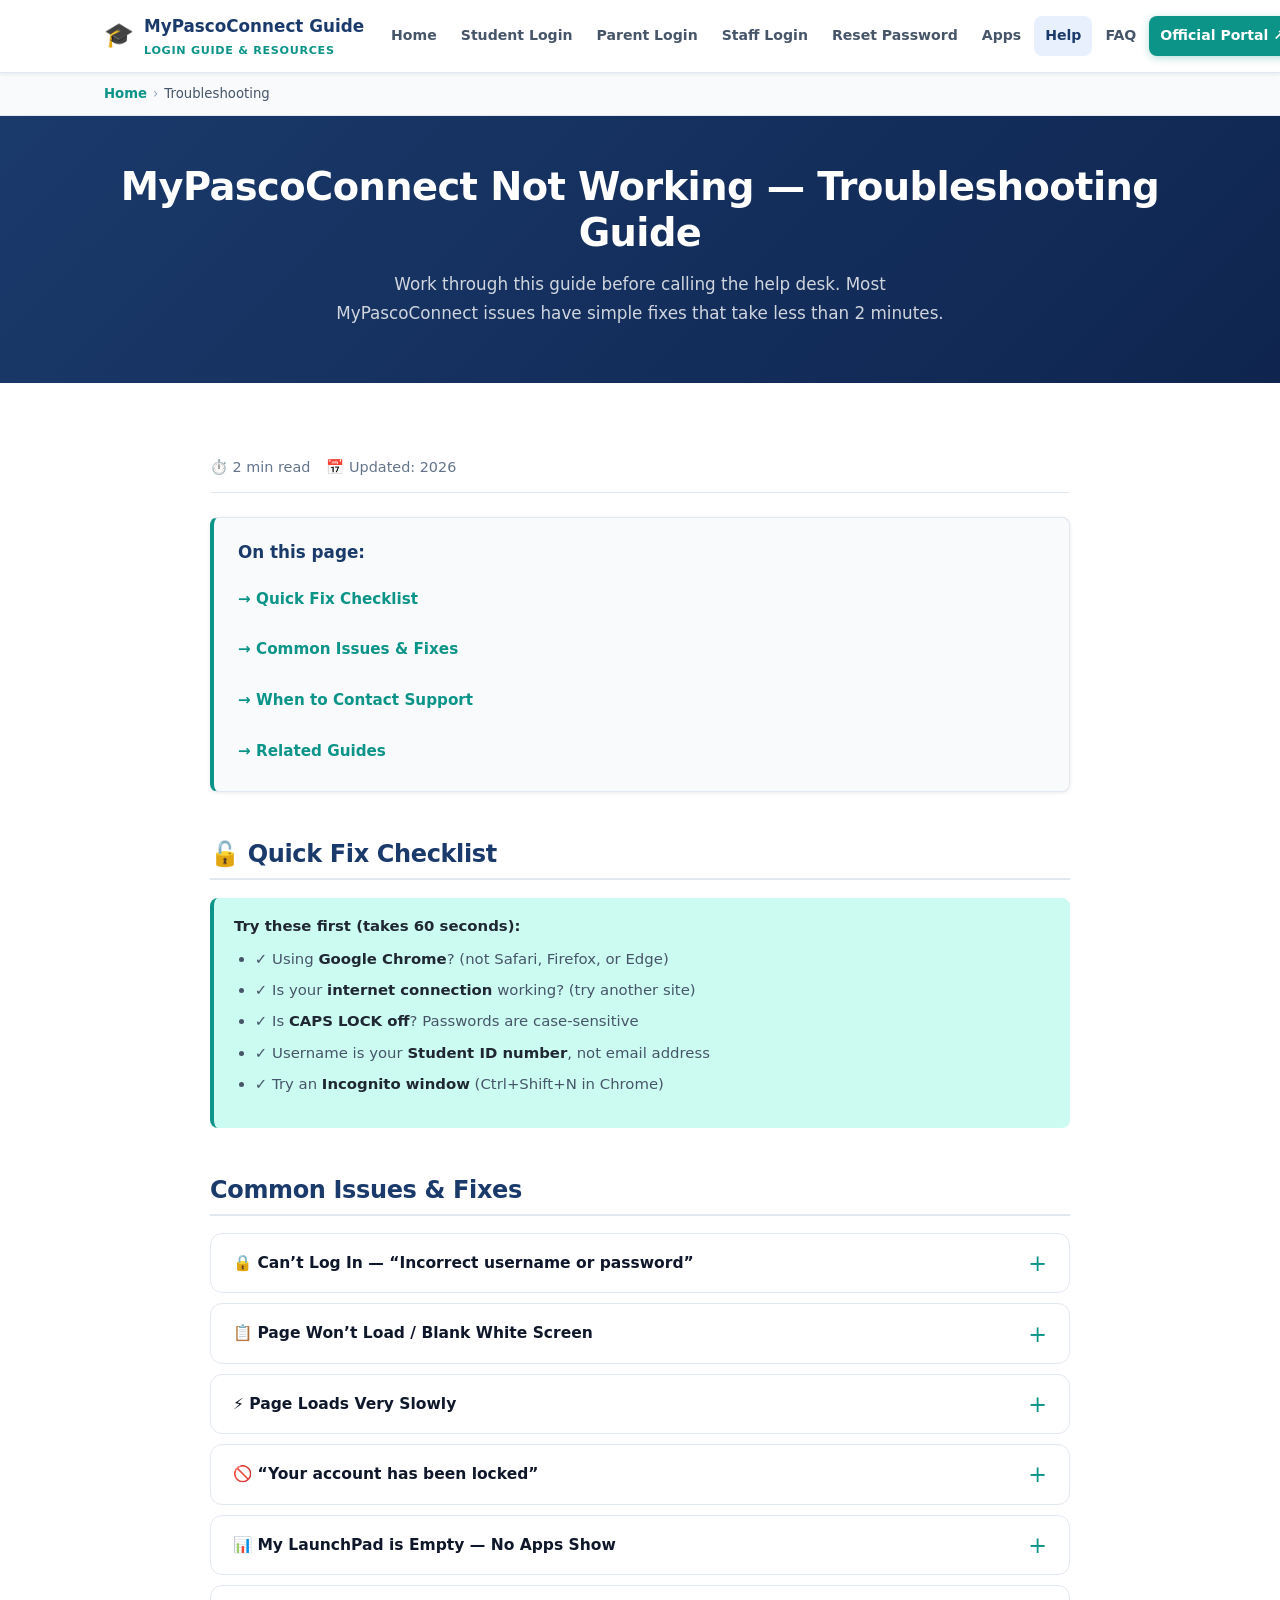
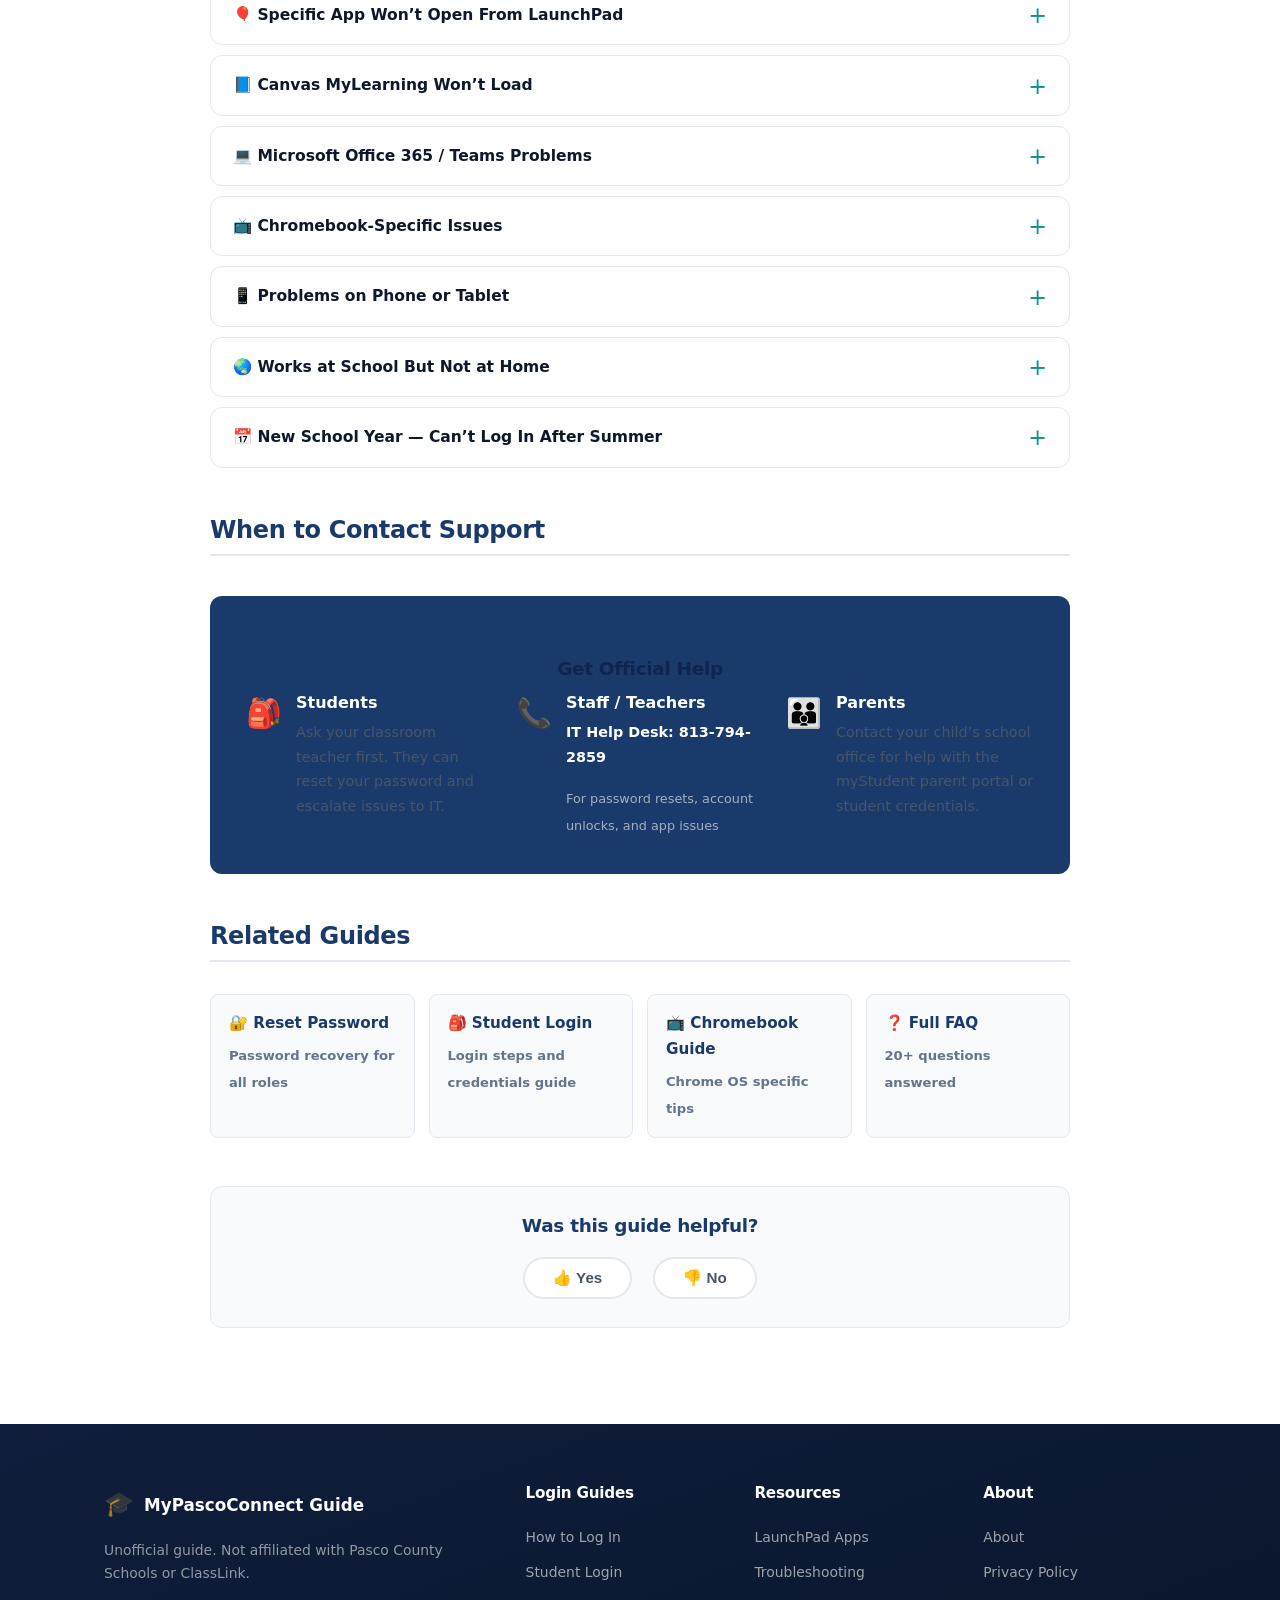
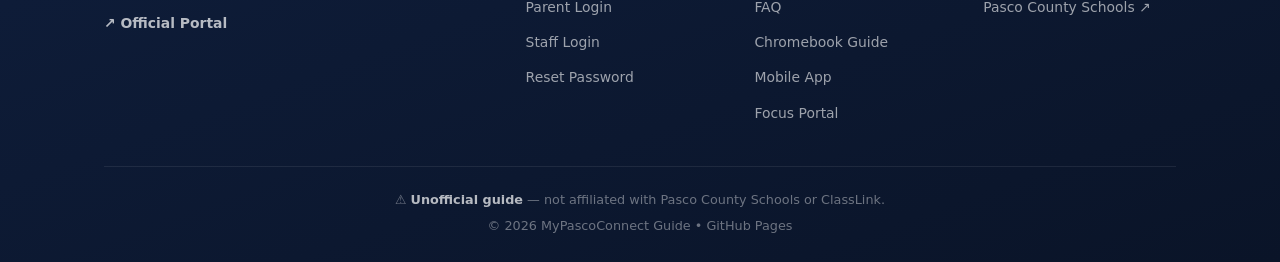
<file: troubleshooting.html>
﻿<!DOCTYPE html>
<html lang="en">
<head>
<meta name="google-site-verification" content="11FLm9xiGGDtxdJyM9jgLm7n6e5dTbi9EqXla_tMtXE" />
<meta charset="UTF-8"/><meta name="viewport" content="width=device-width,initial-scale=1"/>
<meta name="description" content="MyPascoConnect not working? Fix login errors, blank screen, password issues, app problems, Chromebook issues, and more. Complete troubleshooting guide for Pasco County Schools students and staff."/>
<meta name="robots" content="index,follow,max-image-preview:large"/>
<link rel="canonical" href="https://thisaliraza.github.io/mypascoconnect/troubleshooting.html"/>
<meta property="og:title" content="MyPascoConnect Not Working? Fix Login Errors | Troubleshooting Guide"/>
<meta property="og:url" content="https://thisaliraza.github.io/mypascoconnect/troubleshooting.html"/>
<meta name="twitter:card" content="summary_large_image"/>
<title>MyPascoConnect Not Working? Fix Errors &amp; Issues | Troubleshooting Guide 2026</title>
<link rel="stylesheet" href="./assets/css/style.css"/>
<script type="application/ld+json">
{"@context":"https://schema.org","@graph":[
{"@type":"WebPage","url":"https://thisaliraza.github.io/mypascoconnect/troubleshooting.html","name":"MyPascoConnect Troubleshooting Guide","breadcrumb":{"@type":"BreadcrumbList","itemListElement":[{"@type":"ListItem","position":1,"name":"Home","item":"https://thisaliraza.github.io/mypascoconnect/"},{"@type":"ListItem","position":2,"name":"Troubleshooting"}]}},
{"@type":"FAQPage","mainEntity":[
{"@type":"Question","name":"Why is MyPascoConnect not working?","acceptedAnswer":{"@type":"Answer","text":"Most MyPascoConnect issues are caused by an incorrect username or password, browser cache problems, or a browser other than Chrome being used. Try clearing your browser cache, switching to Google Chrome, and verifying your Student ID and LDAP password are correct."}},
{"@type":"Question","name":"What do I do if MyPascoConnect shows a blank white screen?","acceptedAnswer":{"@type":"Answer","text":"A blank screen is usually a browser cache or extension issue. Open an incognito window in Chrome (Ctrl+Shift+N) and try logging in there. If that works, clear your regular browser cache and disable any extensions."}},
{"@type":"Question","name":"Why does my MyPascoConnect LaunchPad show no apps?","acceptedAnswer":{"@type":"Answer","text":"An empty LaunchPad usually means apps have not been assigned to your account yet, which often happens at the start of a new school year. Contact your teacher or school office to have apps assigned to your profile."}},
{"@type":"Question","name":"Who do I call for MyPascoConnect technical support?","acceptedAnswer":{"@type":"Answer","text":"Students should ask their classroom teacher for help. Staff and teachers should contact the Pasco County Schools IT help desk at 813-794-2859. Parents should contact the school office."}}]}
]}
</script>
</head>
<body>
<a class="skip-link" href="#main">Skip to main content</a>
<header class="navbar" role="banner"><div class="nav-inner">
  <a class="logo" href="./index.html"><span class="logo-icon">&#127891;</span><span class="logo-text">MyPascoConnect Guide<span>Login Guide &amp; Resources</span></span></a>
  <nav aria-label="Main navigation"><ul class="nav-links">
    <li><a href="./index.html">Home</a></li><li><a href="./student-login.html">Student Login</a></li>
    <li><a href="./parent-login.html">Parent Login</a></li><li><a href="./staff-login.html">Staff Login</a></li>
    <li><a href="./reset-password.html">Reset Password</a></li><li><a href="./apps.html">Apps</a></li>
    <li><a href="./troubleshooting.html" class="active">Help</a></li><li><a href="./faq.html">FAQ</a></li>
    <li><a href="https://login.classlink.com/my/dsbpc" class="btn-portal" target="_blank" rel="nofollow noopener">Official Portal &#8599;</a></li>
  </ul></nav>
  <button class="hamburger" aria-label="Toggle navigation" aria-expanded="false">&#9776;</button>
</div></header>
<nav class="breadcrumb" aria-label="Breadcrumb"><ol><li><a href="./index.html">Home</a></li><li><span aria-current="page">Troubleshooting</span></li></ol></nav>
<section class="page-hero"><div class="container">
  <h1>MyPascoConnect Not Working &#8212; Troubleshooting Guide</h1>
  <p>Work through this guide before calling the help desk. Most MyPascoConnect issues have simple fixes that take less than 2 minutes.</p>
</div></section>
<main id="main"><div class="section"><div class="container"><div class="page-content">

  <h2>&#128275; Quick Fix Checklist</h2>
  <div class="box box-tip">
    <strong>Try these first (takes 60 seconds):</strong>
    <ul>
      <li>&#10003; Using <strong>Google Chrome</strong>? (not Safari, Firefox, or Edge)</li>
      <li>&#10003; Is your <strong>internet connection</strong> working? (try another site)</li>
      <li>&#10003; Is <strong>CAPS LOCK off</strong>? Passwords are case-sensitive</li>
      <li>&#10003; Username is your <strong>Student ID number</strong>, not email address</li>
      <li>&#10003; Try an <strong>Incognito window</strong> (Ctrl+Shift+N in Chrome)</li>
    </ul>
  </div>

  <h2>Common Issues &amp; Fixes</h2>
  <div class="accordion-list">

    <details class="acc-item"><summary>&#128274; Can&#8217;t Log In &#8212; &#8220;Incorrect username or password&#8221;</summary><div class="acc-body">
      <p><strong>Students:</strong></p>
      <ul><li>Username = your <strong>Student ID / lunch number</strong> (digits only, no email)</li><li>Password = your <strong>LDAP password</strong> (ask teacher to reset if forgotten)</li><li>Check CAPS LOCK and keyboard language settings</li></ul>
      <p><strong>Staff:</strong></p>
      <ul><li>Username = district email (e.g. firstname.lastname@pasco.k12.fl.us)</li><li>Password = district network/Active Directory password</li><li>Call IT at <strong>813-794-2859</strong> if locked out</li></ul>
    </div></details>

    <details class="acc-item"><summary>&#128203; Page Won&#8217;t Load / Blank White Screen</summary><div class="acc-body">
      <p>A blank screen is almost always a <strong>browser cache or extension problem</strong>. Fix it in order:</p>
      <ol>
        <li>Open a <strong>Chrome Incognito window</strong> (Ctrl+Shift+N) and try logging in</li>
        <li>If incognito works: <strong>clear your browser cache</strong> â€” Chrome menu &#8250; Settings &#8250; Privacy &#8250; Clear browsing data &#8250; Cached images/files + Cookies &#8250; All time</li>
        <li>Disable Chrome extensions (especially ad blockers) &#8212; they can block ClassLink scripts</li>
        <li>Try on a different device to confirm if it is device-specific</li>
        <li>Restart your router if no sites load</li>
      </ol>
    </div></details>

    <details class="acc-item"><summary>&#9889; Page Loads Very Slowly</summary><div class="acc-body">
      <ul>
        <li>Check your internet speed &#8212; ClassLink requires a stable connection (minimum 5 Mbps recommended)</li>
        <li>Close unnecessary browser tabs to free up memory</li>
        <li>On school Chromebooks: restart the device and try again</li>
        <li>Contact your school IT if school network seems slow during peak hours</li>
      </ul>
    </div></details>

    <details class="acc-item"><summary>&#128683; &#8220;Your account has been locked&#8221;</summary><div class="acc-body">
      <p>Accounts lock after too many failed login attempts as a security measure.</p>
      <ul>
        <li><strong>Students:</strong> Wait 15&#8211;30 minutes, then try again with the correct password. If still locked, ask your teacher to unlock the account.</li>
        <li><strong>Staff:</strong> Call IT at <strong>813-794-2859</strong> immediately &#8212; locked staff accounts can be unlocked remotely.</li>
      </ul>
    </div></details>

    <details class="acc-item"><summary>&#128202; My LaunchPad is Empty &#8212; No Apps Show</summary><div class="acc-body">
      <ul>
        <li>This often happens at the <strong>start of a new school year</strong> before apps are re-assigned</li>
        <li>Your teacher needs to confirm you are enrolled in the correct classes in the district system</li>
        <li>A fresh school year may require IT to provision your apps &#8212; allow 1&#8211;2 school days</li>
        <li>Confirm you logged in with the <strong>student</strong> account, not a parent or guest session</li>
      </ul>
    </div></details>

    <details class="acc-item"><summary>&#127880; Specific App Won&#8217;t Open From LaunchPad</summary><div class="acc-body">
      <ul>
        <li>Log out of MyPascoConnect completely, wait 1 minute, and log back in &#8212; SSO tokens expire</li>
        <li>Try clicking the app again &#8212; first click sometimes fails due to token generation delay</li>
        <li>If a specific app (e.g. Canvas) has an error, the issue may be on that app&#8217;s server &#8212; try again in 15 minutes</li>
        <li>Report persistent app errors to your teacher so they can escalate to IT</li>
      </ul>
    </div></details>

    <details class="acc-item"><summary>&#128216; Canvas MyLearning Won&#8217;t Load</summary><div class="acc-body">
      <ul>
        <li>Try opening Canvas directly at <strong>pasco.instructure.com</strong> instead of through the LaunchPad</li>
        <li>Clear cookies for instructure.com in Chrome settings</li>
        <li>Disable the Canvas extension if installed and use the browser version instead</li>
        <li>Check if the issue is a specific course or all of Canvas &#8212; a single course issue is teacher-side</li>
      </ul>
    </div></details>

    <details class="acc-item"><summary>&#128187; Microsoft Office 365 / Teams Problems</summary><div class="acc-body">
      <ul>
        <li>Sign out of any personal Microsoft accounts in Chrome before clicking the Office 365 tile</li>
        <li>If prompted to sign in again, use your <strong>school email</strong> (e.g. studentid@students.pasco.k12.fl.us)</li>
        <li>For Teams video not working: check Chrome has permission for camera and microphone (site settings)</li>
        <li>If Teams app is broken, use the <strong>browser version</strong> at teams.microsoft.com</li>
      </ul>
    </div></details>

    <details class="acc-item"><summary>&#128250; Chromebook-Specific Issues</summary><div class="acc-body">
      <ul>
        <li>Sign out of your personal Google account and sign in to your <strong>school Google account</strong></li>
        <li>On a school-managed Chromebook: do not modify managed settings or disable extensions</li>
        <li>Clear Chrome data: Settings &#8250; Privacy &#8250; Clear browsing data</li>
        <li>If credentials are cached wrong: Settings &#8250; People &#8250; Sync and Google services &#8250; clear data</li>
        <li>As a last resort: <strong>Powerwash</strong> the Chromebook (Settings &#8250; Advanced &#8250; Reset settings) &#8212; only do this with IT approval</li>
      </ul>
    </div></details>

    <details class="acc-item"><summary>&#128241; Problems on Phone or Tablet</summary><div class="acc-body">
      <ul>
        <li>Use the <strong>ClassLink app</strong> (available on iOS App Store and Google Play) rather than a browser on mobile</li>
        <li>In a mobile browser, Chrome for Android and Safari for iOS are supported</li>
        <li>Some LaunchPad apps may be limited on small screens &#8212; use a larger device for full functionality</li>
        <li>Clear app cache in your phone settings if ClassLink app is behaving oddly</li>
      </ul>
    </div></details>

    <details class="acc-item"><summary>&#127759; Works at School But Not at Home</summary><div class="acc-body">
      <ul>
        <li>Check your home internet connection &#8212; try a speed test</li>
        <li>Some home routers have content filtering that may block ClassLink &#8212; try on mobile data</li>
        <li>DNS issues: try changing your DNS to <strong>8.8.8.8 (Google DNS)</strong> in your router settings</li>
        <li>VPN software may interfere &#8212; temporarily disable your VPN and retry</li>
      </ul>
    </div></details>

    <details class="acc-item"><summary>&#128197; New School Year &#8212; Can&#8217;t Log In After Summer</summary><div class="acc-body">
      <ul>
        <li>Student credentials (especially LDAP passwords) may be reset over summer &#8212; ask your teacher</li>
        <li>Your Student ID remains the same &#8212; only the password may change</li>
        <li>LaunchPad apps will be re-assigned at the start of term &#8212; check with teacher if LaunchPad is empty</li>
        <li>New school? Your account may have transferred &#8212; verify with the new school&#8217;s office</li>
      </ul>
    </div></details>

  </div>

  <h2>When to Contact Support</h2>
  <div class="contact-box">
    <h3>Get Official Help</h3>
    <div class="contact-grid">
      <div class="contact-item"><span class="contact-icon">&#127890;</span><div><strong>Students</strong><p>Ask your classroom teacher first. They can reset your password and escalate issues to IT.</p></div></div>
      <div class="contact-item"><span class="contact-icon">&#128222;</span><div><strong>Staff / Teachers</strong><p><strong>IT Help Desk: 813-794-2859</strong></p><small>For password resets, account unlocks, and app issues</small></div></div>
      <div class="contact-item"><span class="contact-icon">&#128106;</span><div><strong>Parents</strong><p>Contact your child&#8217;s school office for help with the myStudent parent portal or student credentials.</p></div></div>
    </div>
  </div>

  <h2>Related Guides</h2>
  <div class="internal-links-grid">
    <a href="./reset-password.html" class="il-card"><strong>&#128272; Reset Password</strong><span>Password recovery for all roles</span></a>
    <a href="./student-login.html" class="il-card"><strong>&#127890; Student Login</strong><span>Login steps and credentials guide</span></a>
    <a href="./chromebook.html" class="il-card"><strong>&#128250; Chromebook Guide</strong><span>Chrome OS specific tips</span></a>
    <a href="./faq.html" class="il-card"><strong>&#10067; Full FAQ</strong><span>20+ questions answered</span></a>
  </div>

</div></div></div></main>
<footer class="footer" role="contentinfo"><div class="container"><div class="footer-grid">
  <div class="footer-col"><div class="footer-logo"><span class="logo-icon">&#127891;</span><b>MyPascoConnect Guide</b></div><p>Unofficial guide. Not affiliated with Pasco County Schools or ClassLink.</p><a href="https://login.classlink.com/my/dsbpc" rel="nofollow noopener" target="_blank" style="color:rgba(255,255,255,.7);font-size:.87rem;font-weight:600">&#8599; Official Portal</a></div>
  <div class="footer-col"><h4>Login Guides</h4><ul><li><a href="./index.html">How to Log In</a></li><li><a href="./student-login.html">Student Login</a></li><li><a href="./parent-login.html">Parent Login</a></li><li><a href="./staff-login.html">Staff Login</a></li><li><a href="./reset-password.html">Reset Password</a></li></ul></div>
  <div class="footer-col"><h4>Resources</h4><ul><li><a href="./apps.html">LaunchPad Apps</a></li><li><a href="./troubleshooting.html">Troubleshooting</a></li><li><a href="./faq.html">FAQ</a></li><li><a href="./chromebook.html">Chromebook Guide</a></li><li><a href="./mobile-app.html">Mobile App</a></li><li><a href="./focus-parent-portal.html">Focus Portal</a></li></ul></div>
  <div class="footer-col"><h4>About</h4><ul><li><a href="./about.html">About</a></li><li><a href="./privacy-policy.html">Privacy Policy</a></li><li><a href="https://www.pasco.k12.fl.us/" rel="noopener" target="_blank">Pasco County Schools &#8599;</a></li></ul></div>
</div><div class="footer-bottom"><p>&#9888; <strong>Unofficial guide</strong> &mdash; not affiliated with Pasco County Schools or ClassLink.</p><p>&copy; 2026 MyPascoConnect Guide &bull; GitHub Pages</p></div></div></footer>
<button class="back-to-top" aria-label="Back to top">&#8679;</button><script src="./assets/js/main.js"></script>
</body></html>
</file>
<file: assets/css/style.css>
/* ============================================================
   MyPascoConnect Guide — Production Stylesheet v2.0
   ============================================================ */

/* ── RESET & BASE ── */
*,*::before,*::after{box-sizing:border-box;margin:0;padding:0}
html{scroll-behavior:smooth;font-size:16px}
body{font-family:'Segoe UI',system-ui,-apple-system,sans-serif;line-height:1.7;color:#1f2733;background:#fff;-webkit-font-smoothing:antialiased}
img{max-width:100%;height:auto;display:block}
a{color:#1a3a6b;text-decoration:none}
a:hover{text-decoration:underline;color:#0f2550}
ul,ol{list-style:none}
h1,h2,h3,h4,h5,h6{font-weight:800;line-height:1.2;letter-spacing:-.015em;color:#1f2733}
p{margin:0 0 1em}
strong{color:#1f2733}
kbd{background:#f1f3f4;border:1px solid #ddd;border-radius:4px;padding:2px 7px;font-size:.85rem;font-family:monospace}

/* ── CSS VARIABLES ── */
:root{
  --navy:      #1a3a6b;
  --navy-dark: #0f2550;
  --navy-light:#e8f0fe;
  --teal:      #0d9488;
  --teal-dark: #0a7a6f;
  --teal-light:#ccfbf1;
  --amber:     #f59e0b;
  --amber-dark:#d97706;
  --green:     #16a34a;
  --red:       #dc2626;
  --purple:    #7c3aed;
  --gray-50:   #f8fafc;
  --gray-100:  #f1f5f9;
  --gray-200:  #e2e8f0;
  --gray-400:  #94a3b8;
  --gray-500:  #64748b;
  --gray-600:  #475569;
  --gray-800:  #1e293b;
  --gray-900:  #0f172a;
  --white:     #ffffff;
  --radius:    12px;
  --radius-sm: 8px;
  --shadow-sm: 0 1px 4px rgba(0,0,0,.08);
  --shadow:    0 4px 16px rgba(0,0,0,.10);
  --shadow-lg: 0 12px 40px rgba(0,0,0,.14);
  --transition:.25s ease;
  --max-w:     1120px;
}

/* ── CONTAINER ── */
.container{max-width:var(--max-w);margin:0 auto;padding:0 24px}

/* ── SKIP LINK ── */
.skip-link{position:absolute;top:-100%;left:0;background:var(--navy);color:#fff;padding:12px 20px;z-index:9999;border-radius:0 0 8px 0}
.skip-link:focus{top:0}

/* ══════════════════════════════════════
   NAVIGATION
══════════════════════════════════════ */
.navbar{
  position:sticky;top:0;z-index:100;
  background:rgba(255,255,255,.97);
  backdrop-filter:blur(10px);
  border-bottom:1px solid var(--gray-200);
  box-shadow:var(--shadow-sm);
}
.nav-inner{
  max-width:var(--max-w);margin:0 auto;
  display:flex;align-items:center;gap:16px;padding:12px 24px;
}
.logo{display:flex;align-items:center;gap:10px;text-decoration:none;margin-right:auto;flex-shrink:0}
.logo-icon{font-size:1.5rem}
.logo-text{font-size:1.05rem;font-weight:800;color:var(--navy);white-space:nowrap}
.logo-text span{display:block;font-size:.7rem;font-weight:600;color:var(--teal);letter-spacing:.06em;text-transform:uppercase}
.nav-links{display:flex;align-items:center;gap:2px;list-style:none}
.nav-links>li>a{
  display:block;padding:8px 11px;font-size:.88rem;font-weight:600;color:var(--gray-600);
  border-radius:var(--radius-sm);transition:color var(--transition),background var(--transition);white-space:nowrap
}
.nav-links>li>a:hover{color:var(--navy);background:var(--navy-light);text-decoration:none}
.nav-links>li>a.active{color:var(--navy);background:var(--navy-light)}
.btn-portal{
  display:inline-flex;align-items:center;gap:6px;
  background:var(--teal);color:#fff!important;
  padding:9px 18px;border-radius:50px;font-size:.88rem;font-weight:700;
  box-shadow:0 2px 8px rgba(13,148,136,.3);transition:background var(--transition),transform var(--transition);
  white-space:nowrap;flex-shrink:0
}
.btn-portal:hover{background:var(--teal-dark);transform:translateY(-1px);text-decoration:none}
.hamburger{
  display:none;background:none;border:2px solid var(--navy);
  border-radius:var(--radius-sm);width:42px;height:42px;
  cursor:pointer;color:var(--navy);font-size:1.3rem;
  align-items:center;justify-content:center;flex-shrink:0
}

/* ── BREADCRUMB ── */
.breadcrumb{background:var(--gray-50);border-bottom:1px solid var(--gray-200);padding:10px 0;font-size:.83rem;color:var(--gray-500)}
.breadcrumb ol{display:flex;align-items:center;gap:6px;list-style:none;max-width:var(--max-w);margin:0 auto;padding:0 24px}
.breadcrumb li+li::before{content:'›';color:var(--gray-400);margin-right:6px}
.breadcrumb a{color:var(--teal);font-weight:600}
.breadcrumb a:hover{color:var(--teal-dark)}
.breadcrumb [aria-current]{color:var(--gray-600);font-weight:500}

/* ══════════════════════════════════════
   HERO — HOMEPAGE
══════════════════════════════════════ */
.hero{
  background:linear-gradient(135deg,var(--navy) 0%,#0f2550 55%,var(--teal-dark) 100%);
  color:#fff;padding:0 0 64px;position:relative;overflow:hidden
}
.hero::before{
  content:'';position:absolute;inset:0;
  background-image:radial-gradient(circle,rgba(255,255,255,.04) 1px,transparent 1px);
  background-size:30px 30px;pointer-events:none
}
.hero-content{position:relative;text-align:center;padding:64px 20px 48px;max-width:820px;margin:0 auto}
.badge{
  display:inline-block;background:rgba(255,255,255,.15);border:1px solid rgba(255,255,255,.3);
  color:#fff;padding:6px 20px;border-radius:50px;font-size:.8rem;font-weight:700;
  letter-spacing:.08em;text-transform:uppercase;margin-bottom:20px
}
.hero-content h1{font-size:clamp(1.9rem,4.5vw,3rem);font-weight:800;color:#fff;margin-bottom:20px}
.hero-content h1 .highlight{color:var(--amber)}
.hero-sub{font-size:1.08rem;color:rgba(255,255,255,.85);max-width:600px;margin:0 auto 32px}
.hero-actions{display:flex;gap:14px;justify-content:center;flex-wrap:wrap}
.btn-primary{
  background:#fff;color:var(--navy);padding:14px 32px;border-radius:50px;
  font-weight:800;font-size:.95rem;box-shadow:0 4px 20px rgba(0,0,0,.2);
  transition:transform var(--transition),box-shadow var(--transition)
}
.btn-primary:hover{transform:translateY(-2px);box-shadow:0 8px 28px rgba(0,0,0,.25);text-decoration:none;color:var(--navy)}
.btn-secondary{
  background:transparent;color:#fff;padding:13px 32px;border-radius:50px;
  font-weight:700;font-size:.95rem;border:2px solid rgba(255,255,255,.55);
  transition:background var(--transition),border-color var(--transition)
}
.btn-secondary:hover{background:rgba(255,255,255,.15);border-color:#fff;text-decoration:none;color:#fff}
.hero-stats{display:flex;justify-content:center;gap:20px;flex-wrap:wrap;padding:0 20px;position:relative}
.stat-card{
  background:rgba(255,255,255,.12);backdrop-filter:blur(8px);
  border:1px solid rgba(255,255,255,.2);border-radius:var(--radius);
  padding:20px 32px;text-align:center;min-width:130px
}
.stat-num{display:block;font-size:2rem;font-weight:800;color:#fff}
.stat-label{font-size:.8rem;color:rgba(255,255,255,.75);font-weight:500}

/* ── DISCLAIMER ── */
.disclaimer{
  background:#fff8e1;border:1px solid #f3dca0;border-left:4px solid var(--amber);
  border-radius:var(--radius);padding:16px 22px;font-size:.9rem;color:#7a5c10;
  margin:0 auto 0;max-width:var(--max-w)
}
.disclaimer strong{color:#8a6a10}

/* ── PAGE HERO (inner pages) ── */
.page-hero{
  background:linear-gradient(135deg,var(--navy),var(--navy-dark));
  color:#fff;padding:48px 0 56px;text-align:center
}
.page-hero h1{font-size:clamp(1.6rem,3.5vw,2.4rem);color:#fff;margin-bottom:14px}
.page-hero p{color:rgba(255,255,255,.8);font-size:1.05rem;max-width:620px;margin:0 auto}

/* ══════════════════════════════════════
   SECTIONS
══════════════════════════════════════ */
.section{padding:72px 0}
.section-alt{background:var(--gray-50)}
.section-title{font-size:clamp(1.5rem,3vw,2rem);text-align:center;margin-bottom:14px}
.section-desc{text-align:center;color:var(--gray-500);max-width:640px;margin:0 auto 48px;font-size:1.02rem}
.eyebrow{font-size:.78rem;font-weight:800;letter-spacing:.12em;text-transform:uppercase;color:var(--teal);margin-bottom:8px;text-align:center}

/* ── CARDS GRID ── */
.cards-grid{display:grid;grid-template-columns:repeat(auto-fit,minmax(230px,1fr));gap:22px}
.card{
  background:#fff;border:1px solid var(--gray-200);border-radius:var(--radius);
  padding:28px 22px;text-align:center;
  transition:transform var(--transition),box-shadow var(--transition)
}
.card:hover{transform:translateY(-4px);box-shadow:var(--shadow-lg)}
.card-icon{font-size:2.4rem;margin-bottom:14px}
.card h3{font-size:1.05rem;margin-bottom:10px;color:var(--navy)}
.card p{color:var(--gray-500);font-size:.93rem;margin:0}

/* ── STEPS ── */
.steps{display:flex;flex-direction:column;gap:0;counter-reset:step}
.step{
  display:flex;align-items:flex-start;gap:22px;
  padding:26px 0;border-bottom:1px solid var(--gray-200)
}
.step:last-child{border-bottom:none}
.step-num{
  width:50px;height:50px;border-radius:50%;flex-shrink:0;
  background:var(--navy);color:#fff;font-size:1.2rem;font-weight:800;
  display:flex;align-items:center;justify-content:center;
  box-shadow:0 4px 12px rgba(26,58,107,.3)
}
.step-num.alt{background:var(--teal);font-size:.85rem;font-weight:700}
.step-body h3{font-size:1.08rem;color:var(--gray-900);margin-bottom:8px}
.step-body p{color:var(--gray-500);margin:0;font-size:.95rem}
.step-body p+p{margin-top:.5em}

/* ── FEATURE CARDS ── */
.features-grid{display:grid;grid-template-columns:repeat(auto-fit,minmax(300px,1fr));gap:22px}
.feature-card{
  background:#fff;border:1px solid var(--gray-200);border-top:3px solid var(--teal);
  border-radius:var(--radius);padding:26px 22px;
  transition:transform var(--transition),box-shadow var(--transition)
}
.feature-card:hover{transform:translateY(-4px);box-shadow:var(--shadow-lg);border-top-color:var(--navy)}
.feature-icon{font-size:2.1rem;margin-bottom:12px}
.feature-card h3{font-size:1.05rem;color:var(--navy);margin-bottom:8px}
.feature-card p{color:var(--gray-500);font-size:.92rem;margin-bottom:12px}
.feature-card ul{display:flex;flex-direction:column;gap:5px}
.feature-card ul li{font-size:.89rem;color:var(--gray-600);padding-left:18px;position:relative}
.feature-card ul li::before{content:'✓';position:absolute;left:0;color:var(--green);font-weight:800}

/* ── ROLE CARDS ── */
.roles-grid{display:grid;grid-template-columns:repeat(auto-fit,minmax(260px,1fr));gap:22px}
.role-card{
  background:#fff;border:2px solid var(--gray-200);border-radius:var(--radius);
  padding:30px 22px;text-align:center;transition:transform var(--transition),border-color var(--transition)
}
.role-card:hover{transform:translateY(-4px)}
.role-card.student:hover{border-color:var(--navy)}
.role-card.teacher:hover{border-color:var(--green)}
.role-card.parent:hover{border-color:var(--purple)}
.role-icon{font-size:2.8rem;margin-bottom:14px}
.role-card h3{margin-bottom:10px;color:var(--navy)}
.role-card p{color:var(--gray-500);font-size:.93rem;margin-bottom:16px}
.role-badge{display:inline-block;padding:4px 14px;border-radius:50px;font-size:.78rem;font-weight:700;background:var(--gray-100);color:var(--gray-600)}

/* ── INFO BOXES ── */
.box{border-radius:var(--radius-sm);padding:16px 20px;margin:1.2em 0;font-size:.93rem}
.box-tip{background:var(--teal-light);border-left:4px solid var(--teal);color:#0a5c56}
.box-warn{background:#fff8e1;border-left:4px solid var(--amber);color:#7a5c10}
.box-info{background:var(--navy-light);border-left:4px solid var(--navy);color:var(--navy-dark)}
.box-danger{background:#fef2f2;border-left:4px solid var(--red);color:#991b1b}
.box strong{font-weight:800}
.box ul{list-style:disc;padding-left:1.2em;margin-top:.5em}
.box ul li{margin:.3em 0}

/* ── CREDENTIALS BOX ── */
.credentials-box{background:var(--gray-50);border:1px solid var(--gray-200);border-radius:var(--radius);padding:20px;margin-top:12px}
.cred-item{display:flex;align-items:center;gap:14px;flex-wrap:wrap;margin-bottom:12px}
.cred-item:last-child{margin-bottom:0}
.cred-label{background:var(--navy);color:#fff;padding:4px 14px;border-radius:50px;font-size:.82rem;font-weight:700;white-space:nowrap}
.cred-value{color:var(--gray-700,#374151)}

/* ── LINK BOX ── */
.link-box{
  display:inline-flex;align-items:center;gap:8px;
  background:var(--gray-100);border:1px solid var(--gray-200);border-radius:var(--radius-sm);
  padding:10px 20px;font-family:monospace;font-size:.93rem;color:var(--navy);font-weight:600;
  margin-top:8px;transition:background var(--transition)
}
.link-box:hover{background:var(--navy-light);text-decoration:none}

/* ── ACCORDION (FAQ / TROUBLESHOOTING) ── */
.accordion-list{display:flex;flex-direction:column;gap:10px}
.acc-item{
  background:#fff;border:1px solid var(--gray-200);border-radius:var(--radius);
  overflow:hidden;transition:box-shadow var(--transition)
}
.acc-item:hover{box-shadow:var(--shadow)}
.acc-item[open]{border-color:var(--navy)}
.acc-item summary{
  display:flex;align-items:center;gap:12px;
  padding:16px 22px;font-weight:700;font-size:.97rem;cursor:pointer;
  color:var(--gray-900);list-style:none;user-select:none;position:relative
}
.acc-item summary::-webkit-details-marker{display:none}
.acc-item summary::after{
  content:'+';position:absolute;right:22px;font-size:1.4rem;
  color:var(--teal);font-weight:400;transition:transform var(--transition)
}
.acc-item[open] summary::after{content:'−'}
.acc-body{padding:0 22px 20px;color:var(--gray-600);font-size:.94rem}
.acc-body p{margin-bottom:.8em}
.acc-body p:last-child{margin-bottom:0}
.acc-body ul{list-style:disc;padding-left:1.3em;margin-top:.5em}
.acc-body ul li{margin:.3em 0}

/* ── REFERENCE TABLE ── */
.ref-table-wrap{overflow-x:auto;border-radius:var(--radius);box-shadow:var(--shadow)}
.ref-table{width:100%;border-collapse:collapse;background:#fff;font-size:.93rem}
.ref-table th{background:var(--navy);color:#fff;padding:14px 18px;text-align:left;font-size:.82rem;letter-spacing:.04em}
.ref-table td{padding:14px 18px;border-bottom:1px solid var(--gray-200);vertical-align:top}
.ref-table td:first-child{font-weight:700;color:var(--navy);background:var(--gray-50);width:38%}
.ref-table tr:last-child td{border-bottom:none}
.ref-table tr:hover td{background:var(--navy-light)}

/* ── CONTACT BOX ── */
.contact-box{background:var(--navy);color:#fff;border-radius:var(--radius);padding:36px;margin-top:40px}
.contact-box h3{font-size:1.25rem;text-align:center;margin-bottom:24px;color:#fff}
.contact-grid{display:grid;grid-template-columns:repeat(auto-fit,minmax(200px,1fr));gap:22px}
.contact-item{display:flex;align-items:flex-start;gap:14px}
.contact-icon{font-size:1.8rem;flex-shrink:0}
.contact-item strong{display:block;margin-bottom:4px;color:#fff}
.contact-item p{color:rgba(255,255,255,.8);margin:0;font-size:.9rem}
.contact-item small{color:rgba(255,255,255,.6);font-size:.8rem}

/* ── EXPLORE GUIDES GRID ── */
.explore-grid{display:grid;grid-template-columns:repeat(auto-fit,minmax(220px,1fr));gap:18px}
.explore-card{
  display:block;background:#fff;border:1px solid var(--gray-200);border-radius:var(--radius);
  padding:22px 20px;text-decoration:none;
  transition:transform var(--transition),box-shadow var(--transition),border-color var(--transition)
}
.explore-card:hover{transform:translateY(-3px);box-shadow:var(--shadow-lg);border-color:var(--teal);text-decoration:none}
.explore-card .ec-icon{font-size:1.8rem;margin-bottom:10px}
.explore-card h3{font-size:.97rem;color:var(--navy);font-weight:700;margin-bottom:6px}
.explore-card p{font-size:.83rem;color:var(--gray-500);margin:0}
.explore-card .ec-arrow{float:right;color:var(--teal);font-weight:700;font-size:1.1rem}

/* ── INNER PAGE CONTENT ── */
.page-content{max-width:860px;margin:0 auto}
.page-content h2{font-size:1.5rem;color:var(--navy);margin:2em 0 .7em;padding-bottom:.4em;border-bottom:2px solid var(--gray-200)}
.page-content h3{font-size:1.15rem;color:var(--navy-dark);margin:1.4em 0 .5em}
.page-content p{color:var(--gray-600);margin-bottom:1em}
.page-content ul{list-style:disc;padding-left:1.4em;margin-bottom:1em;color:var(--gray-600)}
.page-content ul li{margin:.4em 0}
.page-content ol{padding-left:1.4em;margin-bottom:1em;color:var(--gray-600)}
.page-content ol li{margin:.4em 0}
.page-content a{color:var(--teal);font-weight:600}
.page-content a:hover{color:var(--teal-dark)}
.internal-links-grid{display:grid;grid-template-columns:repeat(auto-fit,minmax(200px,1fr));gap:14px;margin-top:32px}
.il-card{
  display:block;background:var(--gray-50);border:1px solid var(--gray-200);
  border-radius:var(--radius-sm);padding:16px 18px;text-decoration:none;
  transition:background var(--transition),border-color var(--transition)
}
.il-card:hover{background:var(--navy-light);border-color:var(--navy);text-decoration:none}
.il-card strong{display:block;font-size:.95rem;color:var(--navy);margin-bottom:4px}
.il-card span{font-size:.82rem;color:var(--gray-500)}

/* ── BACK TO TOP ── */
.back-to-top{
  position:fixed;bottom:28px;right:28px;width:46px;height:46px;
  background:var(--navy);color:#fff;border:none;border-radius:50%;
  font-size:1.3rem;cursor:pointer;box-shadow:var(--shadow);
  opacity:0;transform:translateY(20px);transition:opacity var(--transition),transform var(--transition);
  z-index:90;display:flex;align-items:center;justify-content:center
}
.back-to-top.visible{opacity:1;transform:translateY(0)}
.back-to-top:hover{background:var(--navy-dark)}

/* ══════════════════════════════════════
   FOOTER
══════════════════════════════════════ */
.footer{background:linear-gradient(160deg,#0f1e3c,#0a1428);color:rgba(255,255,255,.7);padding:60px 0 0}
.footer-grid{display:grid;grid-template-columns:2fr 1fr 1fr 1fr;gap:36px;padding-bottom:40px;border-bottom:1px solid rgba(255,255,255,.08)}
.footer-col{display:flex;flex-direction:column;gap:14px}
.footer-logo{display:flex;align-items:center;gap:10px}
.footer-logo .logo-icon{font-size:1.5rem}
.footer-logo b{color:#fff;font-size:1.05rem}
.footer-col p{font-size:.87rem;line-height:1.6;color:rgba(255,255,255,.55)}
.footer-col h4{color:#fff;font-size:.95rem;font-weight:800;margin-bottom:6px}
.footer-col ul{display:flex;flex-direction:column;gap:8px}
.footer-col ul a{color:rgba(255,255,255,.6);font-size:.87rem;transition:color var(--transition)}
.footer-col ul a:hover{color:#fff;text-decoration:none}
.footer-bottom{padding:22px 0;text-align:center;font-size:.8rem;color:rgba(255,255,255,.4)}
.footer-bottom p{margin-bottom:4px}
.footer-bottom a{color:rgba(255,255,255,.55)}
.footer-bottom strong{color:rgba(255,255,255,.7)}

/* ══════════════════════════════════════
   RESPONSIVE
══════════════════════════════════════ */
@media(max-width:1024px){
  .footer-grid{grid-template-columns:1fr 1fr}
}
@media(max-width:768px){
  .nav-links,.btn-portal{display:none}
  .nav-links.open{
    display:flex;flex-direction:column;position:absolute;top:100%;left:0;right:0;
    background:#fff;border-bottom:2px solid var(--gray-200);padding:16px 20px;gap:4px;
    box-shadow:var(--shadow-lg);z-index:200
  }
  .nav-links.open .btn-portal{display:flex;width:100%;justify-content:center;margin-top:10px;border-radius:var(--radius-sm)}
  .hamburger{display:flex}
  .nav-inner{position:relative}
  .hero-content{padding:48px 20px 36px}
  .hero-stats{gap:12px}
  .stat-card{padding:16px 22px;min-width:110px}
  .cards-grid{grid-template-columns:1fr 1fr}
  .features-grid{grid-template-columns:1fr}
  .roles-grid{grid-template-columns:1fr}
  .footer-grid{grid-template-columns:1fr 1fr}
  .section{padding:52px 0}
  .step{gap:16px}
  .step-num{width:42px;height:42px;font-size:1rem}
}
@media(max-width:520px){
  .cards-grid{grid-template-columns:1fr}
  .footer-grid{grid-template-columns:1fr}
  .hero-actions{flex-direction:column;align-items:center}
  .btn-primary,.btn-secondary{width:100%;max-width:280px;text-align:center}
  .explore-grid{grid-template-columns:1fr}
  .contact-grid{grid-template-columns:1fr}
}

/* ── PRINT ── */
@media print{
  .navbar,.hamburger,.hero-actions,.back-to-top,.footer{display:none}
  body{color:#000;font-size:12pt}
  a{color:#000;text-decoration:underline}
  .section{padding:20px 0}
}

/* ── UX ENHANCEMENTS: PROGRESS BAR, TOC, FEEDBACK ── */
.progress-container {
  position: fixed;
  top: 0;
  left: 0;
  width: 100%;
  height: 5px;
  background: transparent;
  z-index: 10000;
  pointer-events: none;
}
.progress-bar {
  height: 100%;
  background: linear-gradient(90deg, var(--teal), var(--amber));
  width: 0%;
  transition: width 0.1s ease;
}

.auto-toc {
  background: var(--gray-50);
  border: 1px solid var(--gray-200);
  border-left: 4px solid var(--teal);
  padding: 20px 24px;
  border-radius: var(--radius-sm);
  margin: 24px 0 36px 0;
  box-shadow: var(--shadow-sm);
}
.auto-toc a {
  transition: color 0.2s;
}
.auto-toc a:hover {
  color: var(--teal-dark) !important;
  text-decoration: underline !important;
}

.feedback-widget {
  margin: 48px 0 24px;
  padding: 28px;
  background: var(--gray-50);
  border: 1px solid var(--gray-200);
  border-radius: var(--radius);
  text-align: center;
  transition: transform 0.3s, box-shadow 0.3s;
}
.feedback-widget:hover {
  transform: translateY(-2px);
  box-shadow: var(--shadow);
}
.feedback-widget h4 {
  margin-bottom: 20px;
  color: var(--navy);
  font-size: 1.15rem;
}
.feedback-btn {
  background: #fff;
  border: 2px solid var(--gray-200);
  color: var(--gray-600);
  padding: 10px 28px;
  border-radius: 50px;
  margin: 0 8px;
  font-weight: 700;
  cursor: pointer;
  transition: all 0.2s;
  font-size: 0.95rem;
}
.feedback-btn:hover {
  border-color: var(--teal);
  color: var(--teal);
  background: var(--teal-light);
  transform: scale(1.05);
}
.feedback-thanks {
  display: none;
  margin-top: 16px;
  color: var(--green);
  font-weight: 700;
  font-size: 1.05rem;
  animation: fadeIn 0.5s ease forwards;
}
@keyframes fadeIn {
  from { opacity: 0; transform: translateY(10px); }
  to { opacity: 1; transform: translateY(0); }
}
</file>
